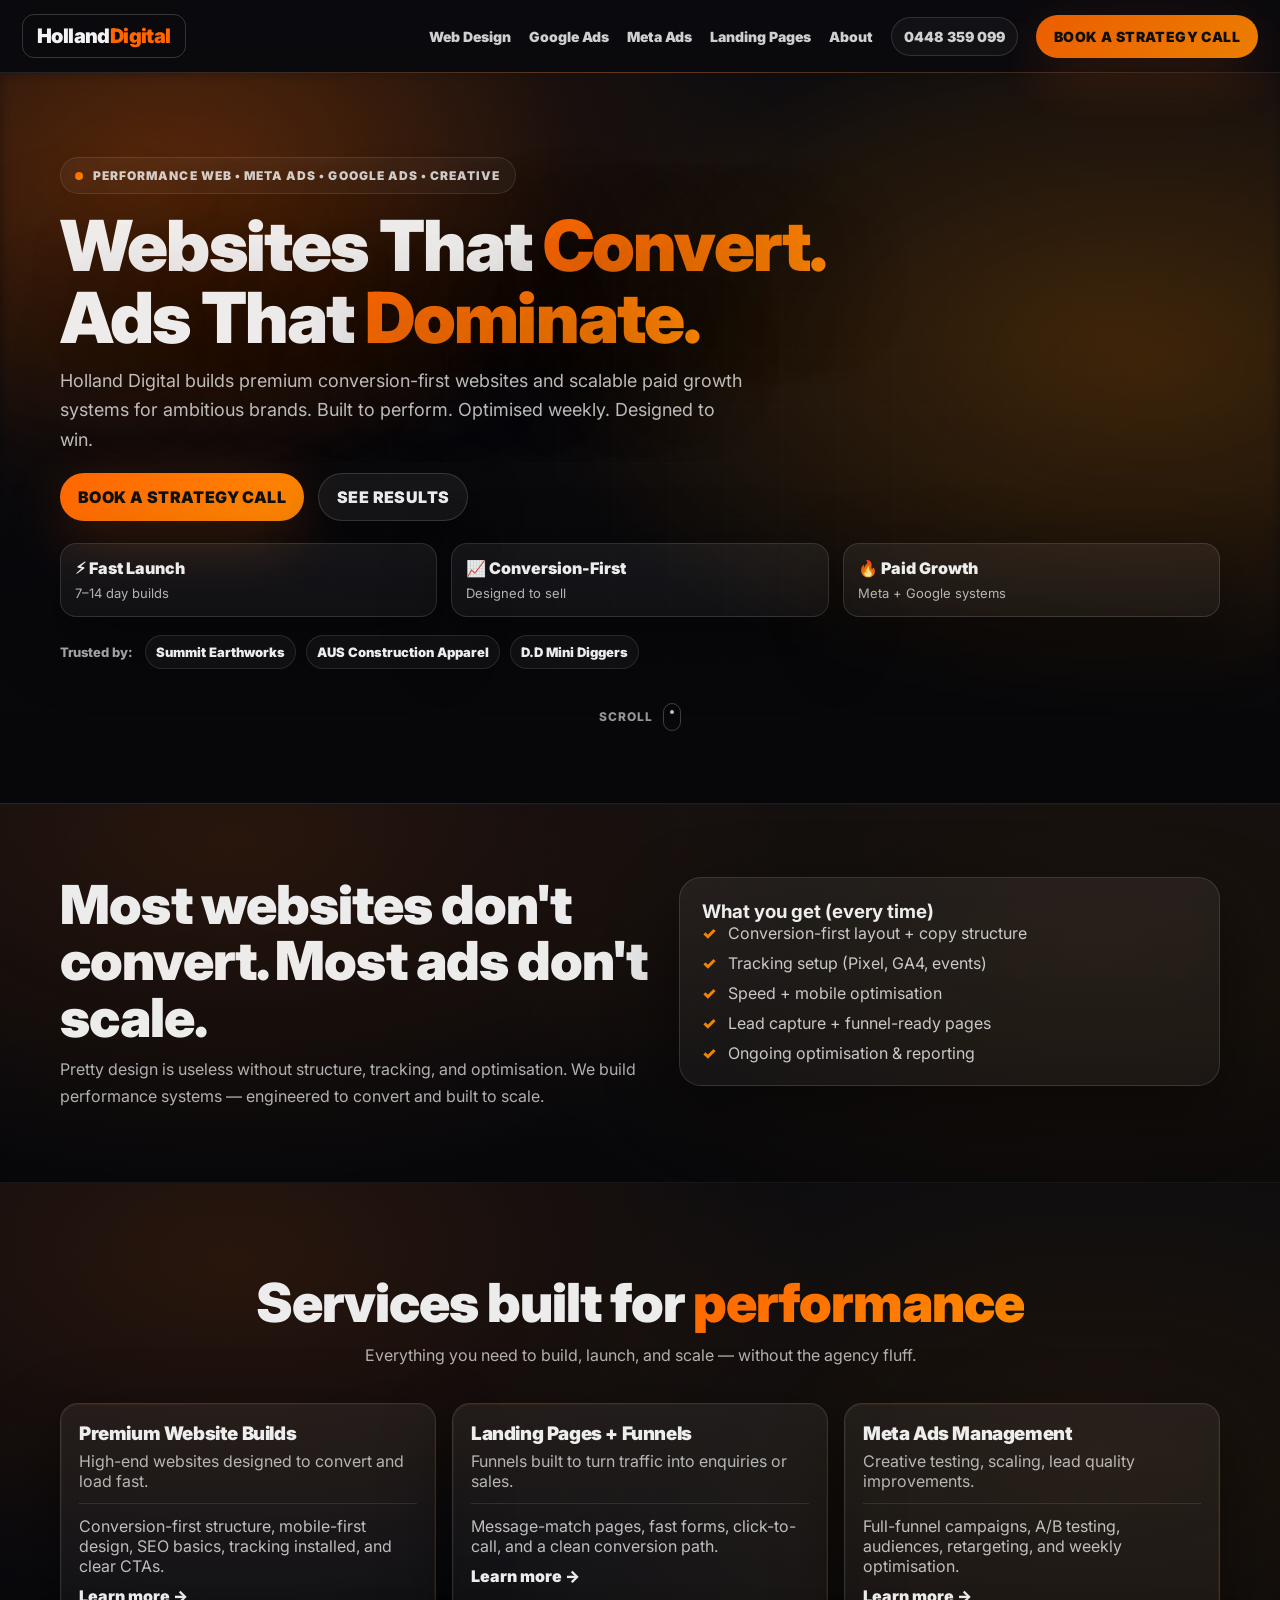
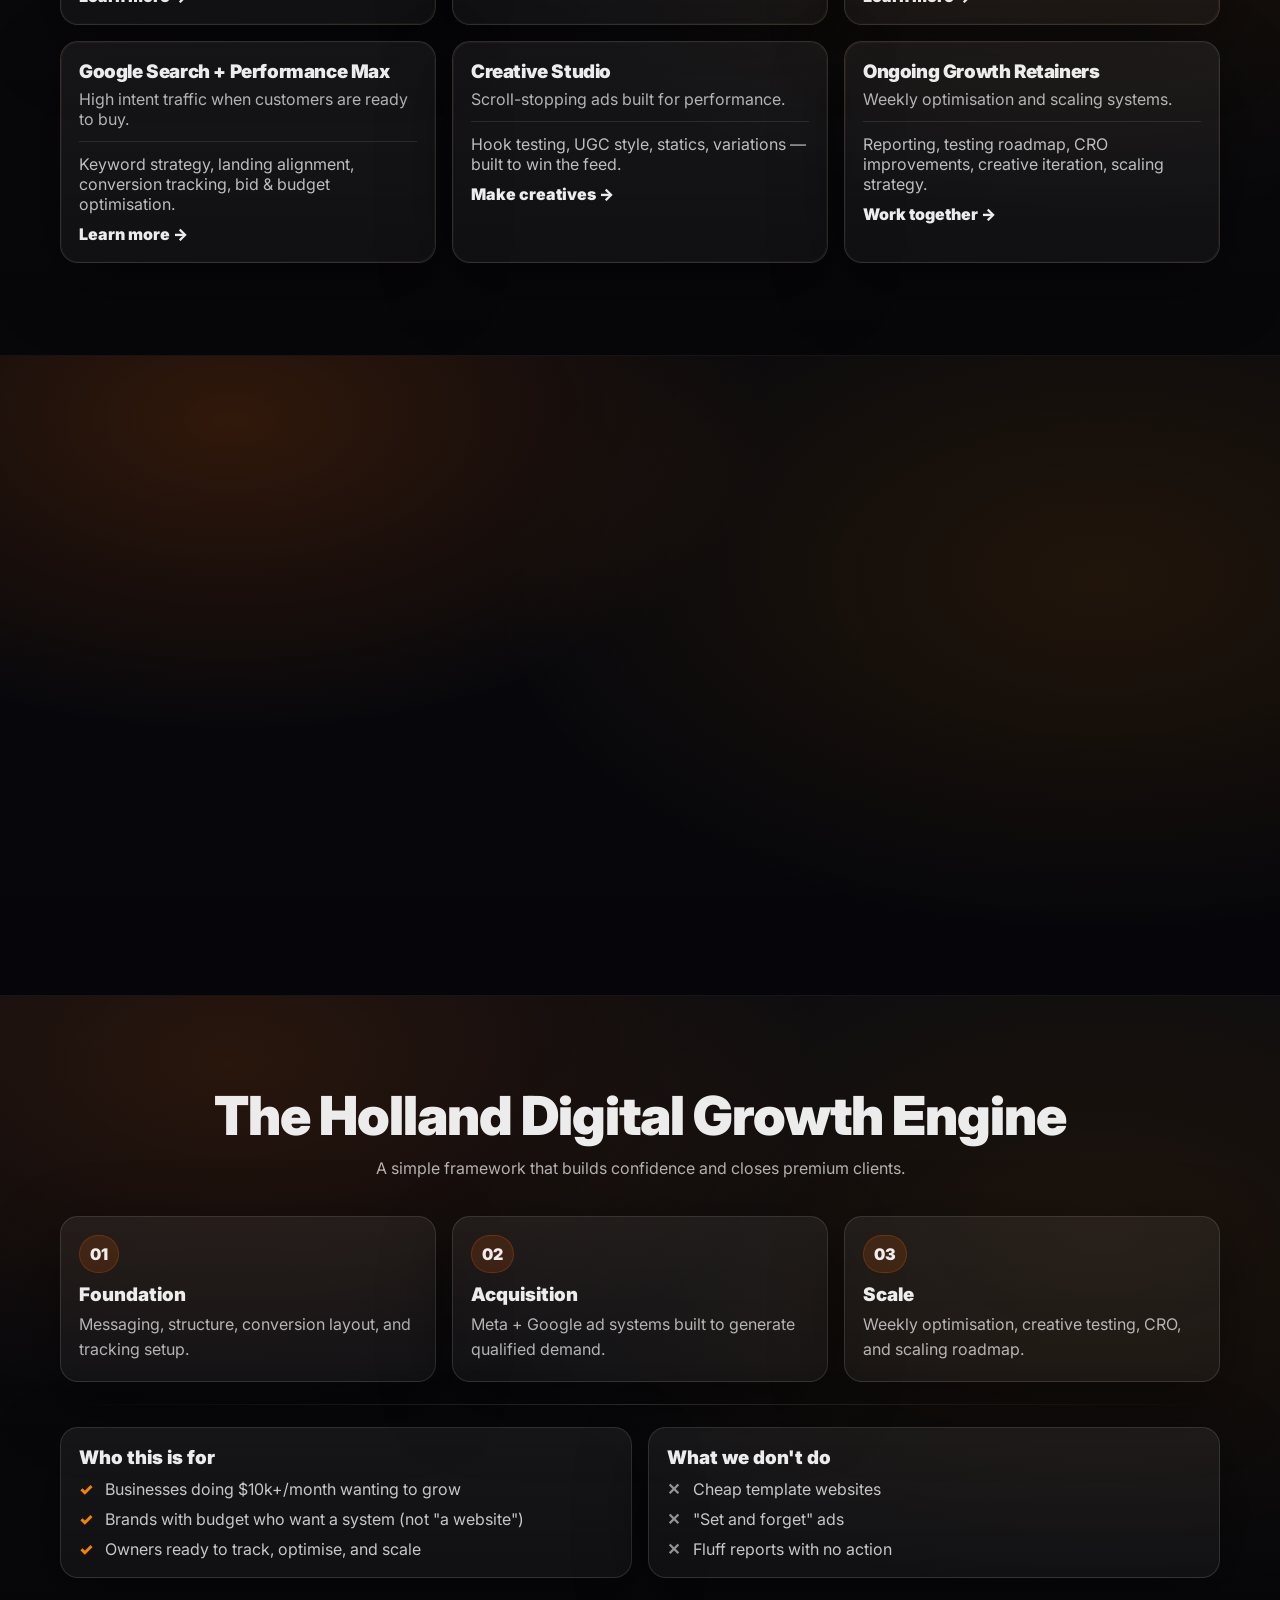
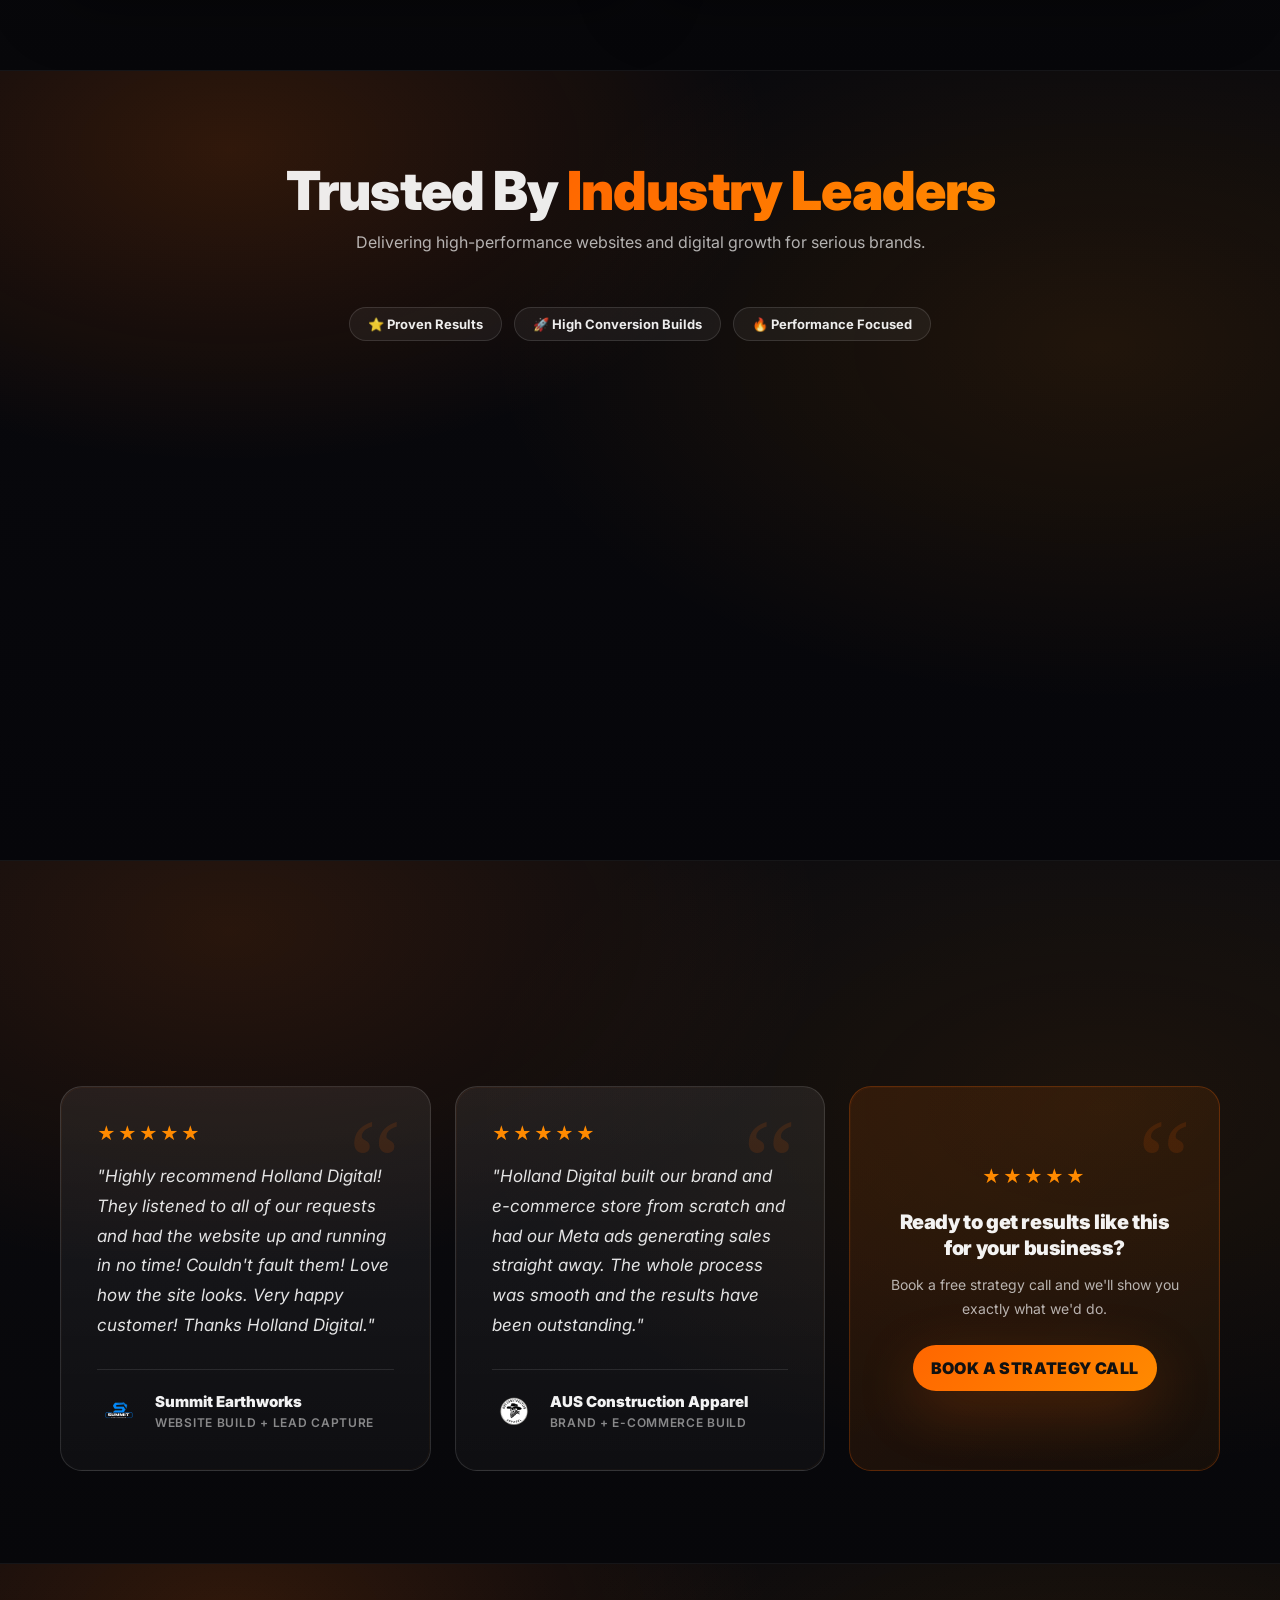
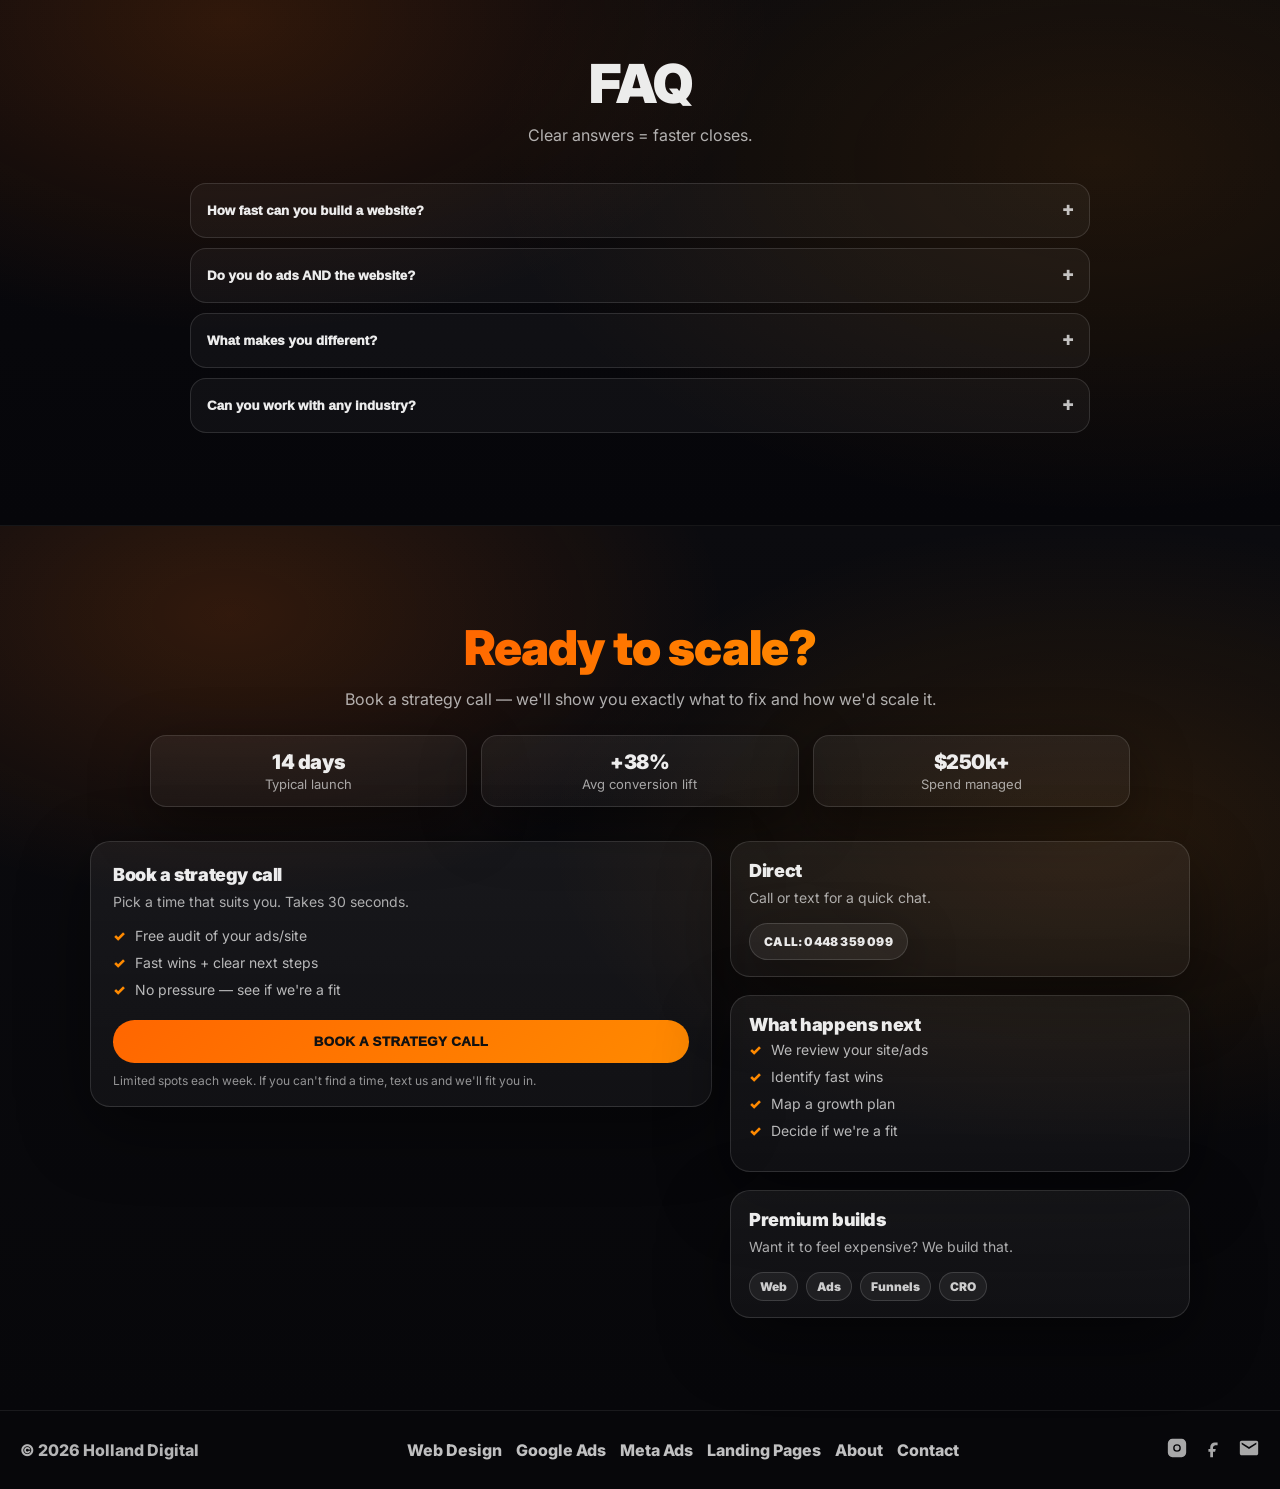
<file: index.html>
<!doctype html>
<html lang="en-AU">
<head>
  <meta charset="utf-8" />
  <meta name="viewport" content="width=device-width,initial-scale=1" />
  <meta name="theme-color" content="#0b0b0f" />
  <meta name="robots" content="index, follow, max-image-preview:large, max-snippet:-1, max-video-preview:-1" />
  <meta name="geo.region" content="AU-VIC" />
  <meta name="geo.placename" content="Melbourne" />

  <!-- Title Tag -->
  <title>Web Design &amp; Digital Marketing Agency Melbourne | Holland Digital</title>

  <!-- Meta Description -->
  <meta name="description" content="Holland Digital is a Melbourne web design and digital marketing agency. Conversion-first websites, Google Ads and Meta Ads for Australian businesses. Book a free strategy call.">

  <!-- Canonical -->
  <link rel="canonical" href="https://www.holland-digital.com/" />
  <link rel="alternate" hreflang="en-AU" href="https://www.holland-digital.com/" />

  <!-- Open Graph -->
  <meta property="og:title" content="Web Design &amp; Digital Marketing Agency Melbourne | Holland Digital">
  <meta property="og:description" content="Conversion-first websites, Google Ads and Meta Ads for Australian businesses. Melbourne-based, Australia-wide service.">
  <meta property="og:url" content="https://www.holland-digital.com/">
  <meta property="og:type" content="website">
  <meta property="og:site_name" content="Holland Digital">
  <meta property="og:locale" content="en_AU">
  <meta property="og:image" content="https://www.holland-digital.com/android-chrome-512x512.png">
  <meta property="og:image:alt" content="Holland Digital — Web Design and Digital Marketing Agency Melbourne">

  <!-- Twitter -->
  <meta name="twitter:card" content="summary_large_image">
  <meta name="twitter:title" content="Web Design &amp; Digital Marketing Agency Melbourne | Holland Digital">
  <meta name="twitter:description" content="Conversion-first websites, Google Ads and Meta Ads for Australian businesses.">
  <meta name="twitter:image" content="https://www.holland-digital.com/android-chrome-512x512.png">

  <!-- Favicon -->
  <link rel="icon" type="image/x-icon" href="/favicon.ico">
  <link rel="icon" type="image/png" sizes="32x32" href="/favicon-32x32.png">
  <link rel="icon" type="image/png" sizes="16x16" href="/favicon-16x16.png">
  <link rel="apple-touch-icon" sizes="180x180" href="/apple-touch-icon.png">
  <link rel="manifest" href="/site.webmanifest">
  <!-- Sitemap -->
  <link rel="sitemap" type="application/xml" href="/sitemap.xml">
  <link rel="preconnect" href="https://fonts.googleapis.com" />
  <link rel="preconnect" href="https://fonts.gstatic.com" crossorigin />
  <link href="https://fonts.googleapis.com/css2?family=Inter:wght@400;500;600;700;800;900;1000&display=swap" rel="stylesheet" />
  <link rel="stylesheet" href="style.css" />
  <link rel="stylesheet" href="https://assets.calendly.com/assets/external/widget.css" />
  <script type="application/ld+json">
  {
    "@context": "https://schema.org",
    "@graph": [
      {
        "@type": "WebSite",
        "@id": "https://www.holland-digital.com/#website",
        "url": "https://www.holland-digital.com/",
        "name": "Holland Digital",
        "description": "Melbourne web design and digital marketing agency — conversion-first websites, Google Ads and Meta Ads for Australian businesses.",
        "publisher": { "@id": "https://www.holland-digital.com/#organization" },
        "inLanguage": "en-AU"
      },
      {
        "@type": "ProfessionalService",
        "@id": "https://www.holland-digital.com/#organization",
        "name": "Holland Digital",
        "alternateName": "Holland Digital Melbourne",
        "url": "https://www.holland-digital.com",
        "logo": "https://www.holland-digital.com/android-chrome-512x512.png",
        "image": "https://www.holland-digital.com/android-chrome-512x512.png",
        "description": "Melbourne-based web design and digital marketing agency specialising in conversion-first websites, Google Ads and Meta Ads for Australian businesses.",
        "telephone": "+61448359099",
        "email": "jye@holland-digital.com",
        "founder": { "@type": "Person", "name": "Jye Holland" },
        "address": {
          "@type": "PostalAddress",
          "addressLocality": "Melbourne",
          "addressRegion": "VIC",
          "addressCountry": "AU"
        },
        "areaServed": { "@type": "Country", "name": "Australia" },
        "priceRange": "$$",
        "knowsAbout": [
          "Web Design",
          "Google Ads Management",
          "Meta Ads Management",
          "Facebook Advertising",
          "Instagram Advertising",
          "Landing Page Design",
          "Conversion Rate Optimisation",
          "Digital Marketing Australia"
        ],
        "hasOfferCatalog": {
          "@type": "OfferCatalog",
          "name": "Digital Marketing Services",
          "itemListElement": [
            { "@type": "Offer", "itemOffered": { "@type": "Service", "name": "Web Design Melbourne", "url": "https://www.holland-digital.com/web-design" } },
            { "@type": "Offer", "itemOffered": { "@type": "Service", "name": "Google Ads Management Australia", "url": "https://www.holland-digital.com/google-ads" } },
            { "@type": "Offer", "itemOffered": { "@type": "Service", "name": "Meta Ads Management Australia", "url": "https://www.holland-digital.com/meta-ads" } },
            { "@type": "Offer", "itemOffered": { "@type": "Service", "name": "Landing Page Design Australia", "url": "https://www.holland-digital.com/landing-pages" } }
          ]
        },
        "sameAs": [
          "https://www.instagram.com/hollanddigital_",
          "https://www.facebook.com/profile.php?id=61588367780540"
        ]
      },
      {
        "@type": "FAQPage",
        "@id": "https://www.holland-digital.com/#faq",
        "mainEntity": [
          {
            "@type": "Question",
            "name": "How fast can you build a website?",
            "acceptedAnswer": { "@type": "Answer", "text": "Most builds launch in 7–14 days depending on page count, content, and approvals." }
          },
          {
            "@type": "Question",
            "name": "Do you do ads AND the website?",
            "acceptedAnswer": { "@type": "Answer", "text": "Yes. We build the website or funnel and the paid acquisition system so everything is aligned and trackable." }
          },
          {
            "@type": "Question",
            "name": "What makes Holland Digital different?",
            "acceptedAnswer": { "@type": "Answer", "text": "We are performance-first: conversion structure, tracking, weekly optimisation, and a scaling roadmap — not just design." }
          },
          {
            "@type": "Question",
            "name": "Can you work with any industry?",
            "acceptedAnswer": { "@type": "Answer", "text": "Yes — if you have budget, offer clarity, and a desire to scale. We tailor the system to your market." }
          }
        ]
      }
    ]
  }
  </script>
</head>
<body class="theme-dark">

  <!-- NAV -->
  <nav class="nav">
    <a class="brand" href="#top" aria-label="Holland Digital Home">
      <span class="brand__box">Holland<span>Digital</span></span>
    </a>
    <div class="nav__links">
      <a href="/web-design">Web Design</a>
      <a href="/google-ads">Google Ads</a>
      <a href="/meta-ads">Meta Ads</a>
      <a href="/landing-pages">Landing Pages</a>
      <a href="/about">About</a>
      <a href="tel:0448359099" class="nav__phone">0448 359 099</a>
      <a href="#" class="cta js-calendly">BOOK A STRATEGY CALL</a>
    </div>
    <button class="nav__burger" aria-label="Open menu" aria-expanded="false">
      <span></span><span></span><span></span>
    </button>
  </nav>

  <!-- MOBILE MENU -->
  <div class="mobile" data-mobile>
    <div class="mobile__panel">
      <a href="/web-design">Web Design</a>
      <a href="/google-ads">Google Ads</a>
      <a href="/meta-ads">Meta Ads</a>
      <a href="/landing-pages">Landing Pages</a>
      <a href="#services">Services</a>
      <a href="#results">Results</a>
      <a href="#faq">FAQ</a>
      <a href="tel:0448359099">Call: 0448 359 099</a>
      <a href="#" class="cta js-calendly">BOOK A STRATEGY CALL</a>
    </div>
  </div>

  <main id="main">

  <!-- HERO -->
  <header id="top" class="hero">
    <div class="hero__bg"></div>
    <div class="hero__grid"></div>
    <div class="container hero__wrap">
      <div class="hero__left">
        <div class="pill reveal">
          <span class="dot"></span>
          PERFORMANCE WEB • META ADS • GOOGLE ADS • CREATIVE
        </div>
        <h1 class="reveal">
          Websites That <span class="accent">Convert.</span><br/>
          Ads That <span class="accent">Dominate.</span>
        </h1>
        <p class="reveal">
          Holland Digital builds premium conversion-first websites and scalable paid growth systems for ambitious brands.
          Built to perform. Optimised weekly. Designed to win.
        </p>
        <div class="hero__actions reveal">
          <a href="#" class="cta js-calendly">BOOK A STRATEGY CALL</a>
          <a class="btn btn--ghost" href="#results">SEE RESULTS</a>
        </div>
        <div class="proof reveal">
          <div class="proof__item">
            <strong>⚡ Fast Launch</strong>
            <span>7–14 day builds</span>
          </div>
          <div class="proof__item">
            <strong>📈 Conversion-First</strong>
            <span>Designed to sell</span>
          </div>
          <div class="proof__item">
            <strong>🔥 Paid Growth</strong>
            <span>Meta + Google systems</span>
          </div>
        </div>
        <div class="trust reveal">
          <span class="trust__label">Trusted by:</span>
          <div class="trust__row">
            <div class="trust__chip">Summit Earthworks</div>
            <div class="trust__chip">AUS Construction Apparel</div>
            <div class="trust__chip">D.D Mini Diggers</div>
          </div>
        </div>
      </div>
    </div>
    <div class="hero__scroll">
      <span>Scroll</span>
      <div class="hero__mouse"></div>
    </div>
  </header>

  <!-- CALLOUT -->
  <section class="section section--tight">
    <div class="container">
      <div class="split">
        <div class="split__left reveal">
          <h2 class="h2">Most websites don't convert. Most ads don't scale.</h2>
          <p class="muted">
            Pretty design is useless without structure, tracking, and optimisation.
            We build performance systems — engineered to convert and built to scale.
          </p>
        </div>
        <div class="split__right reveal">
          <div class="calloutCard">
            <h3>What you get (every time)</h3>
            <ul class="ticks">
              <li>Conversion-first layout + copy structure</li>
              <li>Tracking setup (Pixel, GA4, events)</li>
              <li>Speed + mobile optimisation</li>
              <li>Lead capture + funnel-ready pages</li>
              <li>Ongoing optimisation & reporting</li>
            </ul>
          </div>
        </div>
      </div>
    </div>
  </section>

  <!-- SERVICES -->
  <section id="services" class="section">
    <div class="container">
      <div class="sectionHead">
        <h2 class="h2 reveal">Services built for <span class="accent">performance</span></h2>
        <p class="muted reveal">Everything you need to build, launch, and scale — without the agency fluff.</p>
      </div>
      <div class="grid grid--3">
        <article class="card reveal">
          <div class="card__top">
            <h3>Premium Website Builds</h3>
            <p>High-end websites designed to convert and load fast.</p>
          </div>
          <div class="card__more">
            <p>Conversion-first structure, mobile-first design, SEO basics, tracking installed, and clear CTAs.</p>
            <a class="mini" href="/web-design">Learn more →</a>
          </div>
        </article>
        <article class="card reveal">
          <div class="card__top">
            <h3>Landing Pages + Funnels</h3>
            <p>Funnels built to turn traffic into enquiries or sales.</p>
          </div>
          <div class="card__more">
            <p>Message-match pages, fast forms, click-to-call, and a clean conversion path.</p>
            <a class="mini" href="/landing-pages">Learn more →</a>
          </div>
        </article>
        <article class="card reveal">
          <div class="card__top">
            <h3>Meta Ads Management</h3>
            <p>Creative testing, scaling, lead quality improvements.</p>
          </div>
          <div class="card__more">
            <p>Full-funnel campaigns, A/B testing, audiences, retargeting, and weekly optimisation.</p>
            <a class="mini" href="/meta-ads">Learn more →</a>
          </div>
        </article>
        <article class="card reveal">
          <div class="card__top">
            <h3>Google Search + Performance Max</h3>
            <p>High intent traffic when customers are ready to buy.</p>
          </div>
          <div class="card__more">
            <p>Keyword strategy, landing alignment, conversion tracking, bid & budget optimisation.</p>
            <a class="mini" href="/google-ads">Learn more →</a>
          </div>
        </article>
        <article class="card reveal">
          <div class="card__top">
            <h3>Creative Studio</h3>
            <p>Scroll-stopping ads built for performance.</p>
          </div>
          <div class="card__more">
            <p>Hook testing, UGC style, statics, variations — built to win the feed.</p>
            <a class="mini" href="#contact">Make creatives →</a>
          </div>
        </article>
        <article class="card reveal">
          <div class="card__top">
            <h3>Ongoing Growth Retainers</h3>
            <p>Weekly optimisation and scaling systems.</p>
          </div>
          <div class="card__more">
            <p>Reporting, testing roadmap, CRO improvements, creative iteration, scaling strategy.</p>
            <a class="mini" href="#contact">Work together →</a>
          </div>
        </article>
      </div>
    </div>
  </section>

  <!-- RESULTS -->
  <section id="results" class="section section--alt">
    <div class="container">
      <div class="sectionHead">
        <h2 class="h2 reveal">Performance speaks louder than claims.</h2>
        <p class="muted reveal">Real results for real Australian businesses.</p>
      </div>
      <div class="grid grid--3">
        <article class="case reveal">
          <div class="case__metric">+37%</div>
          <div class="case__title">More enquiries</div>
          <div class="case__body">Conversion rebuild + Meta lead funnel + tracking.</div>
          <div class="case__client">Summit Earthworks</div>
        </article>
        <article class="case reveal">
          <div class="case__metric">3.8x</div>
          <div class="case__title">ROAS</div>
          <div class="case__body">Creative testing + scaling winners + retargeting.</div>
          <div class="case__client">AUS Construction Apparel</div>
        </article>
        <article class="case reveal">
          <div class="case__metric">+64%</div>
          <div class="case__title">More leads/month</div>
          <div class="case__body">Website build + lead generation system + tracking setup.</div>
          <div class="case__client">D.D Mini Diggers</div>
        </article>
      </div>
      <div class="ctaStrip reveal">
        <div>
          <h3>Want results like this?</h3>
          <p class="muted">Let's map the fastest path to scale for your business.</p>
        </div>
        <a href="#" class="cta js-calendly">BOOK A STRATEGY CALL</a>
      </div>
    </div>
  </section>

  <!-- PROCESS -->
  <section id="process" class="section">
    <div class="container">
      <div class="sectionHead">
        <h2 class="h2 reveal">The Holland Digital Growth Engine</h2>
        <p class="muted reveal">A simple framework that builds confidence and closes premium clients.</p>
      </div>
      <div class="grid grid--3">
        <article class="step reveal">
          <div class="step__num">01</div>
          <h3>Foundation</h3>
          <p>Messaging, structure, conversion layout, and tracking setup.</p>
        </article>
        <article class="step reveal">
          <div class="step__num">02</div>
          <h3>Acquisition</h3>
          <p>Meta + Google ad systems built to generate qualified demand.</p>
        </article>
        <article class="step reveal">
          <div class="step__num">03</div>
          <h3>Scale</h3>
          <p>Weekly optimisation, creative testing, CRO, and scaling roadmap.</p>
        </article>
      </div>
      <div class="divider reveal"></div>
      <div class="grid grid--2">
        <div class="panel reveal">
          <h3>Who this is for</h3>
          <ul class="ticks">
            <li>Businesses doing $10k+/month wanting to grow</li>
            <li>Brands with budget who want a system (not "a website")</li>
            <li>Owners ready to track, optimise, and scale</li>
          </ul>
        </div>
        <div class="panel reveal">
          <h3>What we don't do</h3>
          <ul class="ticks ticks--x">
            <li>Cheap template websites</li>
            <li>"Set and forget" ads</li>
            <li>Fluff reports with no action</li>
          </ul>
        </div>
      </div>
    </div>
  </section>

  <!-- TRUSTED / CLIENTS -->
  <section id="trusted" class="section section-clients reveal">
    <div class="container">
      <h2 class="h2 reveal">Trusted By <span class="accent">Industry Leaders</span></h2>
      <p class="section-subtitle muted reveal">
        Delivering high-performance websites and digital growth for serious brands.
      </p>
      <div class="trust-badge">
        <span>⭐ Proven Results</span>
        <span>🚀 High Conversion Builds</span>
        <span>🔥 Performance Focused</span>
      </div>
      <div class="clients-grid">
        <div class="client-card reveal">
          <div class="client-img-wrap"><img src="assets/summit-earthworks-logo.png" alt="Summit Earthworks client logo — website build and lead capture by Holland Digital" loading="lazy" width="120" height="60" onerror="this.parentElement.innerHTML='<div class=client-placeholder>Summit Earthworks</div>'"></div>
          <div class="client-meta">
            <strong>Summit Earthworks</strong>
            <span>Website Build + Lead Capture</span>
          </div>
          <div class="client-stats">
            <div class="stat-chip">
              <small>Conversion Rate</small>
              <b>+38%</b>
            </div>
            <div class="stat-chip">
              <small>Leads / Month</small>
              <b>+64%</b>
            </div>
            <div class="stat-chip">
              <small>Load Speed</small>
              <b>1.2s</b>
            </div>
          </div>
        </div>
        <div class="client-card reveal">
          <div class="client-img-wrap"><img src="assets/aus-construction-apparel-logo.png" alt="AUS Construction Apparel client logo — e-commerce and Meta ads by Holland Digital" loading="lazy" width="120" height="60" onerror="this.parentElement.innerHTML='<div class=client-placeholder>AUS Construction Apparel</div>'"></div>
          <div class="client-meta">
            <strong>AUS Construction Apparel</strong>
            <span>Brand + E-commerce Build</span>
          </div>
          <div class="client-stats">
            <div class="stat-chip">
              <small>ROAS</small>
              <b>3.9×</b>
            </div>
            <div class="stat-chip">
              <small>Sales / Month</small>
              <b>+41%</b>
            </div>
            <div class="stat-chip">
              <small>Cart Rate</small>
              <b>+22%</b>
            </div>
          </div>
        </div>
        <div class="client-card reveal">
          <div class="client-img-wrap"><img src="assets/dd-mini-diggers-logo.png" alt="D.D Mini Diggers client logo — website build and lead generation by Holland Digital" loading="lazy" width="120" height="60" onerror="this.parentElement.innerHTML='<div class=client-placeholder>D.D Mini Diggers</div>'"></div>
          <div class="client-meta">
            <strong>D.D Mini Diggers</strong>
            <span>Website Build + Lead Generation</span>
          </div>
          <div class="client-stats">
            <div class="stat-chip">
              <small>Leads / Month</small>
              <b>+64%</b>
            </div>
            <div class="stat-chip">
              <small>Load Speed</small>
              <b>1.4s</b>
            </div>
            <div class="stat-chip">
              <small>Mobile Score</small>
              <b>95+</b>
            </div>
          </div>
        </div>
      </div>
    </div>
  </section>

  <!-- TESTIMONIALS -->
  <section id="testimonials" class="section">
    <div class="container">
      <div class="sectionHead">
        <h2 class="h2 reveal">What Our <span class="accent">Clients Say</span></h2>
        <p class="muted reveal">Don't take our word for it — here's what real clients have to say.</p>
      </div>
      <div class="testimonials-grid testimonials-grid--3">
        <div class="testimonial-card reveal">
          <div class="testimonial-stars">★★★★★</div>
          <p class="testimonial-quote">"Highly recommend Holland Digital! They listened to all of our requests and had the website up and running in no time! Couldn't fault them! Love how the site looks. Very happy customer! Thanks Holland Digital."</p>
          <div class="testimonial-author">
            <img src="assets/summit-earthworks-logo.png" alt="Summit Earthworks" class="testimonial-logo">
            <div class="testimonial-meta">
              <strong>Summit Earthworks</strong>
              <span>Website Build + Lead Capture</span>
            </div>
          </div>
        </div>
        <div class="testimonial-card reveal">
          <div class="testimonial-stars">★★★★★</div>
          <p class="testimonial-quote">"Holland Digital built our brand and e-commerce store from scratch and had our Meta ads generating sales straight away. The whole process was smooth and the results have been outstanding."</p>
          <div class="testimonial-author">
            <img src="assets/aus-construction-apparel-logo.png" alt="AUS Construction Apparel" class="testimonial-logo">
            <div class="testimonial-meta">
              <strong>AUS Construction Apparel</strong>
              <span>Brand + E-commerce Build</span>
            </div>
          </div>
        </div>
        <div class="testimonial-card reveal testimonial-card--cta">
          <div class="testimonial-cta-inner">
            <div class="testimonial-stars">★★★★★</div>
            <p class="testimonial-cta-text">Ready to get results like this for your business?</p>
            <p class="muted" style="font-size:14px; margin-top: 8px;">Book a free strategy call and we'll show you exactly what we'd do.</p>
            <a href="#" class="cta js-calendly" style="margin-top: 20px;">BOOK A STRATEGY CALL</a>
          </div>
        </div>
      </div>
    </div>
  </section>

  <!-- FAQ -->
  <section id="faq" class="section section--alt">
    <div class="container">
      <div class="sectionHead">
        <h2 class="h2 reveal">FAQ</h2>
        <p class="muted reveal">Clear answers = faster closes.</p>
      </div>
      <div class="faq">
        <button class="faq__q reveal" aria-expanded="false">
          <span>How fast can you build a website?</span>
          <span class="faq__icon">+</span>
        </button>
        <div class="faq__a">
          Most builds launch in 7–14 days depending on page count, content, and approvals.
        </div>
        <button class="faq__q reveal" aria-expanded="false">
          <span>Do you do ads AND the website?</span>
          <span class="faq__icon">+</span>
        </button>
        <div class="faq__a">
          Yes. We build the website/funnel and the paid acquisition system so everything is aligned and trackable.
        </div>
        <button class="faq__q reveal" aria-expanded="false">
          <span>What makes you different?</span>
          <span class="faq__icon">+</span>
        </button>
        <div class="faq__a">
          We're performance-first. You get conversion structure, tracking, weekly optimisation, and a scaling roadmap — not just design.
        </div>
        <button class="faq__q reveal" aria-expanded="false">
          <span>Can you work with any industry?</span>
          <span class="faq__icon">+</span>
        </button>
        <div class="faq__a">
          Yes — if you have budget, offer clarity, and a desire to scale. We tailor the system to your market.
        </div>
      </div>
    </div>
  </section>

  <!-- CONTACT -->
  <section id="contact" class="section section-dark section-contact">
    <div class="container">
      <h2 class="cta-title reveal"><span class="accent">Ready to scale?</span></h2>
      <p class="section-subtitle reveal">Book a strategy call — we'll show you exactly what to fix and how we'd scale it.</p>
      <div class="mini-stats reveal">
        <div class="mini-stat">
          <div class="mini-num">14 days</div>
          <div class="mini-label">Typical launch</div>
        </div>
        <div class="mini-stat">
          <div class="mini-num">+38%</div>
          <div class="mini-label">Avg conversion lift</div>
        </div>
        <div class="mini-stat">
          <div class="mini-num">$250k+</div>
          <div class="mini-label">Spend managed</div>
        </div>
      </div>
      <div class="contact-grid">
        <div class="contact-card contact-card--primary reveal">
          <h3>Book a strategy call</h3>
          <p class="muted">Pick a time that suits you. Takes 30 seconds.</p>
          <ul class="ticklist">
            <li>Free audit of your ads/site</li>
            <li>Fast wins + clear next steps</li>
            <li>No pressure — see if we're a fit</li>
          </ul>
          <button class="btn primary btn-calendly js-calendly" type="button">
            BOOK A STRATEGY CALL
          </button>
          <div class="tiny tiny-dark">
            Limited spots each week. If you can't find a time, text us and we'll fit you in.
          </div>
        </div>
        <div class="contact-side reveal">
          <div class="contact-card">
            <h3>Direct</h3>
            <p class="muted">Call or text for a quick chat.</p>
            <a class="pill" href="tel:0448359099">CALL: 0448 359 099</a>
          </div>
          <div class="contact-card">
            <h3>What happens next</h3>
            <ul class="ticklist">
              <li>We review your site/ads</li>
              <li>Identify fast wins</li>
              <li>Map a growth plan</li>
              <li>Decide if we're a fit</li>
            </ul>
          </div>
          <div class="contact-card">
            <h3>Premium builds</h3>
            <p class="muted">Want it to feel expensive? We build that.</p>
            <div class="chips">
              <span class="chip">Web</span>
              <span class="chip">Ads</span>
              <span class="chip">Funnels</span>
              <span class="chip">CRO</span>
            </div>
          </div>
        </div>
      </div>
    </div>
  </section>

  </main>

  <!-- FOOTER -->
  <footer class="footer">
    <div class="footer-left">
      © <span id="y"></span> Holland Digital
    </div>
    <div class="footlinks">
      <a href="/web-design">Web Design</a>
      <a href="/google-ads">Google Ads</a>
      <a href="/meta-ads">Meta Ads</a>
      <a href="/landing-pages">Landing Pages</a>
      <a href="/about">About</a>
      <a href="#contact">Contact</a>
    </div>
    <div class="socials">
      <a href="https://www.instagram.com/hollanddigital_?igsh=MTB1NHE2cHNudWk3Zg%3D%3D" target="_blank" rel="noopener noreferrer" aria-label="Instagram">
        <svg viewBox="0 0 24 24" class="social-icon">
          <path d="M7 2h10a5 5 0 015 5v10a5 5 0 01-5 5H7a5 5 0 01-5-5V7a5 5 0 015-5zm5 5.8A4.2 4.2 0 1016.2 12 4.2 4.2 0 0012 7.8zm0 6.9A2.7 2.7 0 1114.7 12 2.7 2.7 0 0112 14.7zm4.5-7.6a1 1 0 11-1-1 1 1 0 011 1z"/>
        </svg>
      </a>
      <a href="https://www.facebook.com/profile.php?id=61588367780540" target="_blank" rel="noopener noreferrer" aria-label="Facebook">
        <svg viewBox="0 0 24 24" class="social-icon">
          <path d="M14 9h3V6h-3c-2.8 0-5 2.2-5 5v2H7v3h2v6h3v-6h2.3l.7-3H12v-2c0-.6.4-1 1-1z"/>
        </svg>
      </a>
      <a href="mailto:jye@holland-digital.com" aria-label="Email">
        <svg viewBox="0 0 24 24" class="social-icon">
          <path d="M20 4H4c-1.1 0-2 .9-2 2v12c0 1.1.9 2 2 2h16c1.1 0 2-.9 2-2V6c0-1.1-.9-2-2-2zm0 4l-8 5-8-5V6l8 5 8-5v2z"/>
        </svg>
      </a>
    </div>
  </footer>

  <div class="hd-modal" id="calModal" aria-hidden="true">
    <div class="hd-modal__backdrop" data-close></div>
    <div class="hd-modal__panel" role="dialog" aria-modal="true" aria-labelledby="calTitle">
      <div class="hd-modal__top">
        <div class="hd-modal__titleWrap">
          <div class="hd-modal__kicker">FREE CONSULTATION</div>
          <div class="hd-modal__title" id="calTitle">Book a 30-Min Strategy Call</div>
        </div>
        <button class="hd-modal__close" type="button" aria-label="Close modal" data-close>✕</button>
      </div>
      <div class="hd-modal__body">
        <div class="calendly-inline-widget" data-url="https://calendly.com/holland-digital-ywaf/30min" style="min-width:320px;height:720px;"></div>
      </div>
    </div>
  </div>

  <script src="script.js"></script>
</body>
</html>
</file>
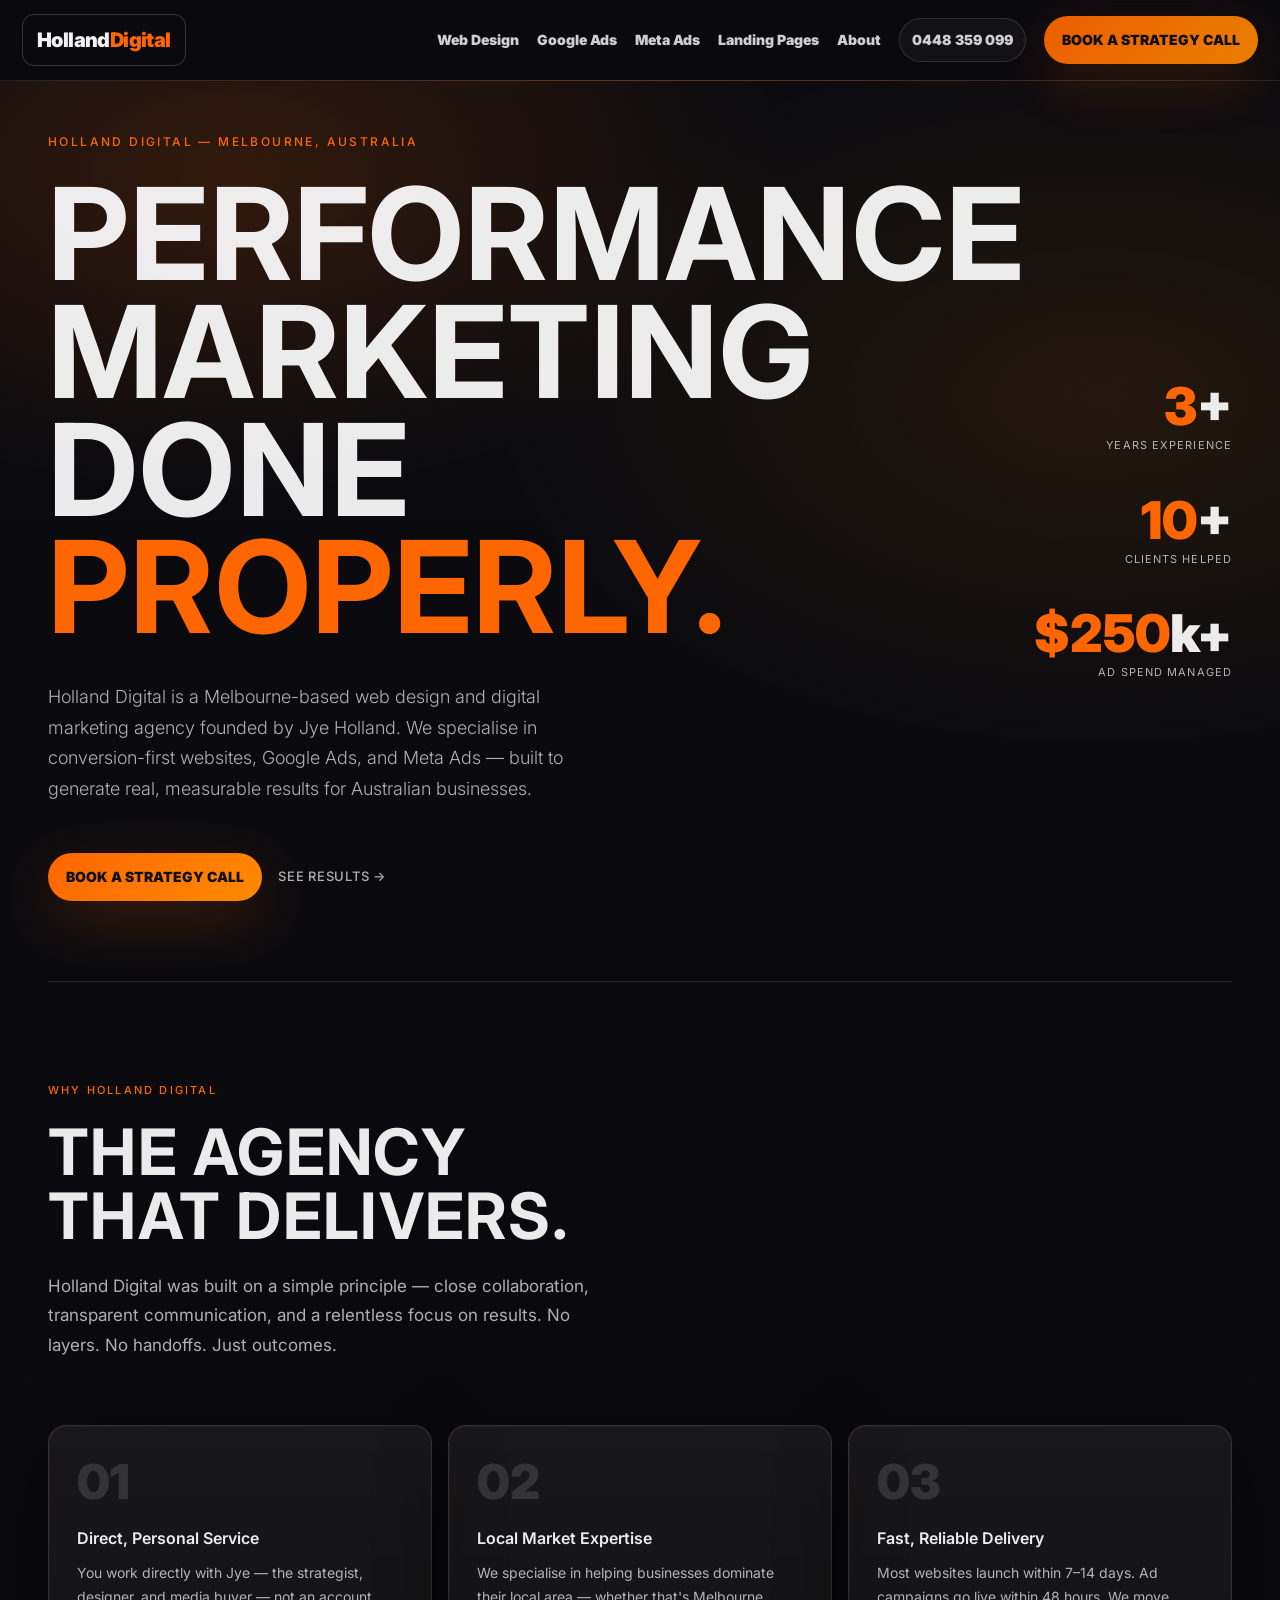
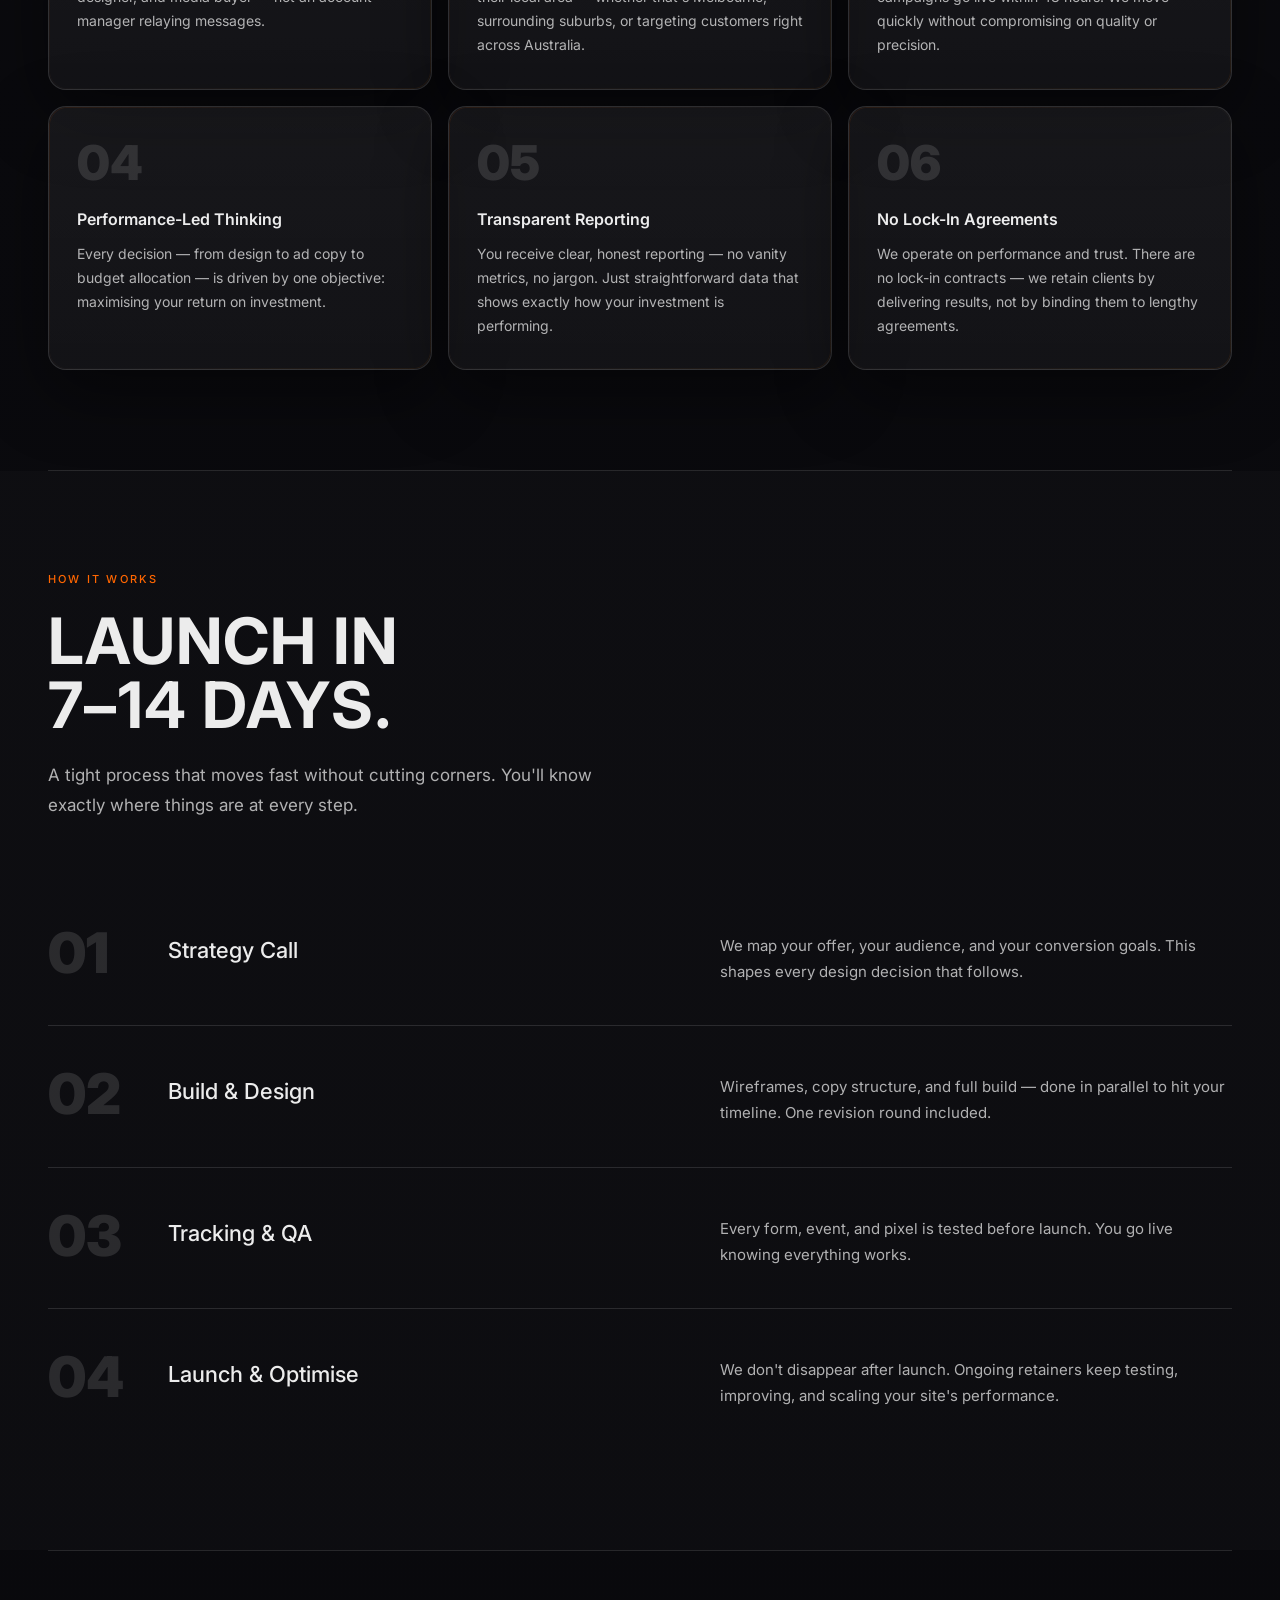
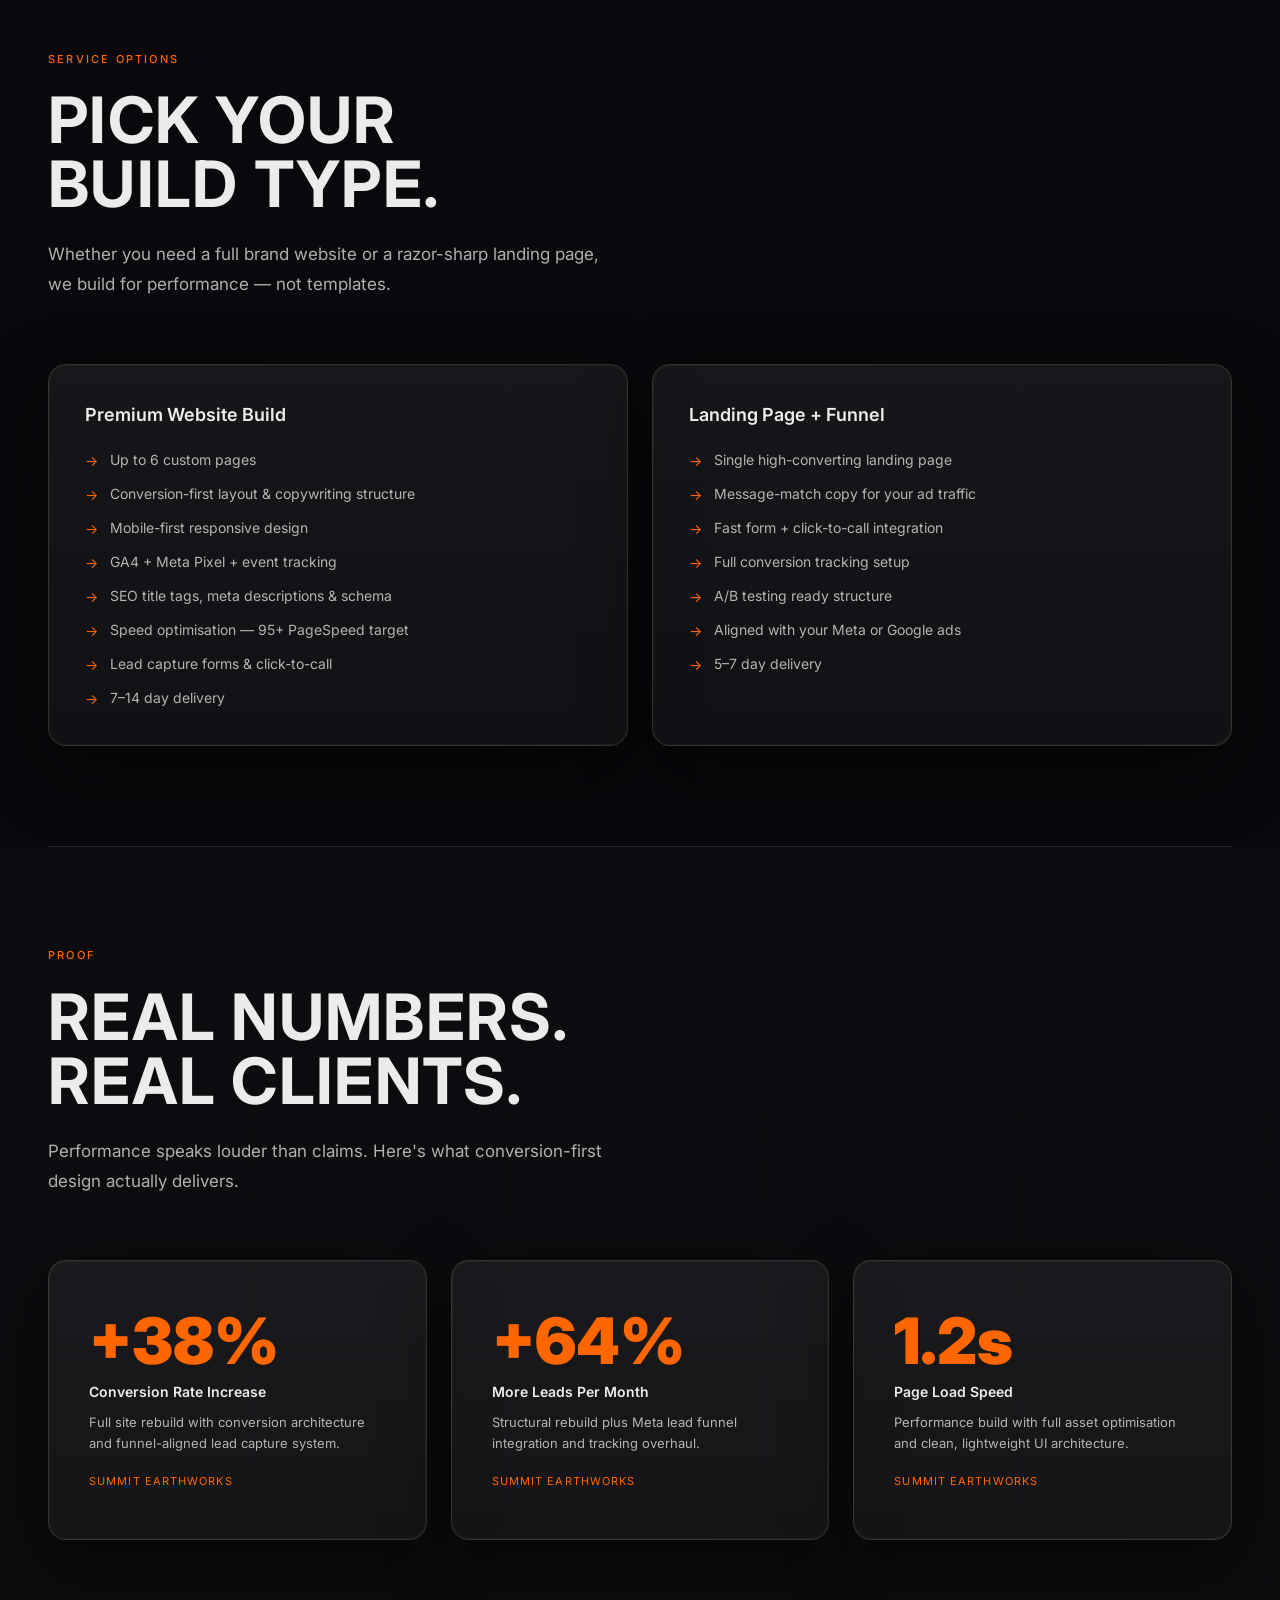
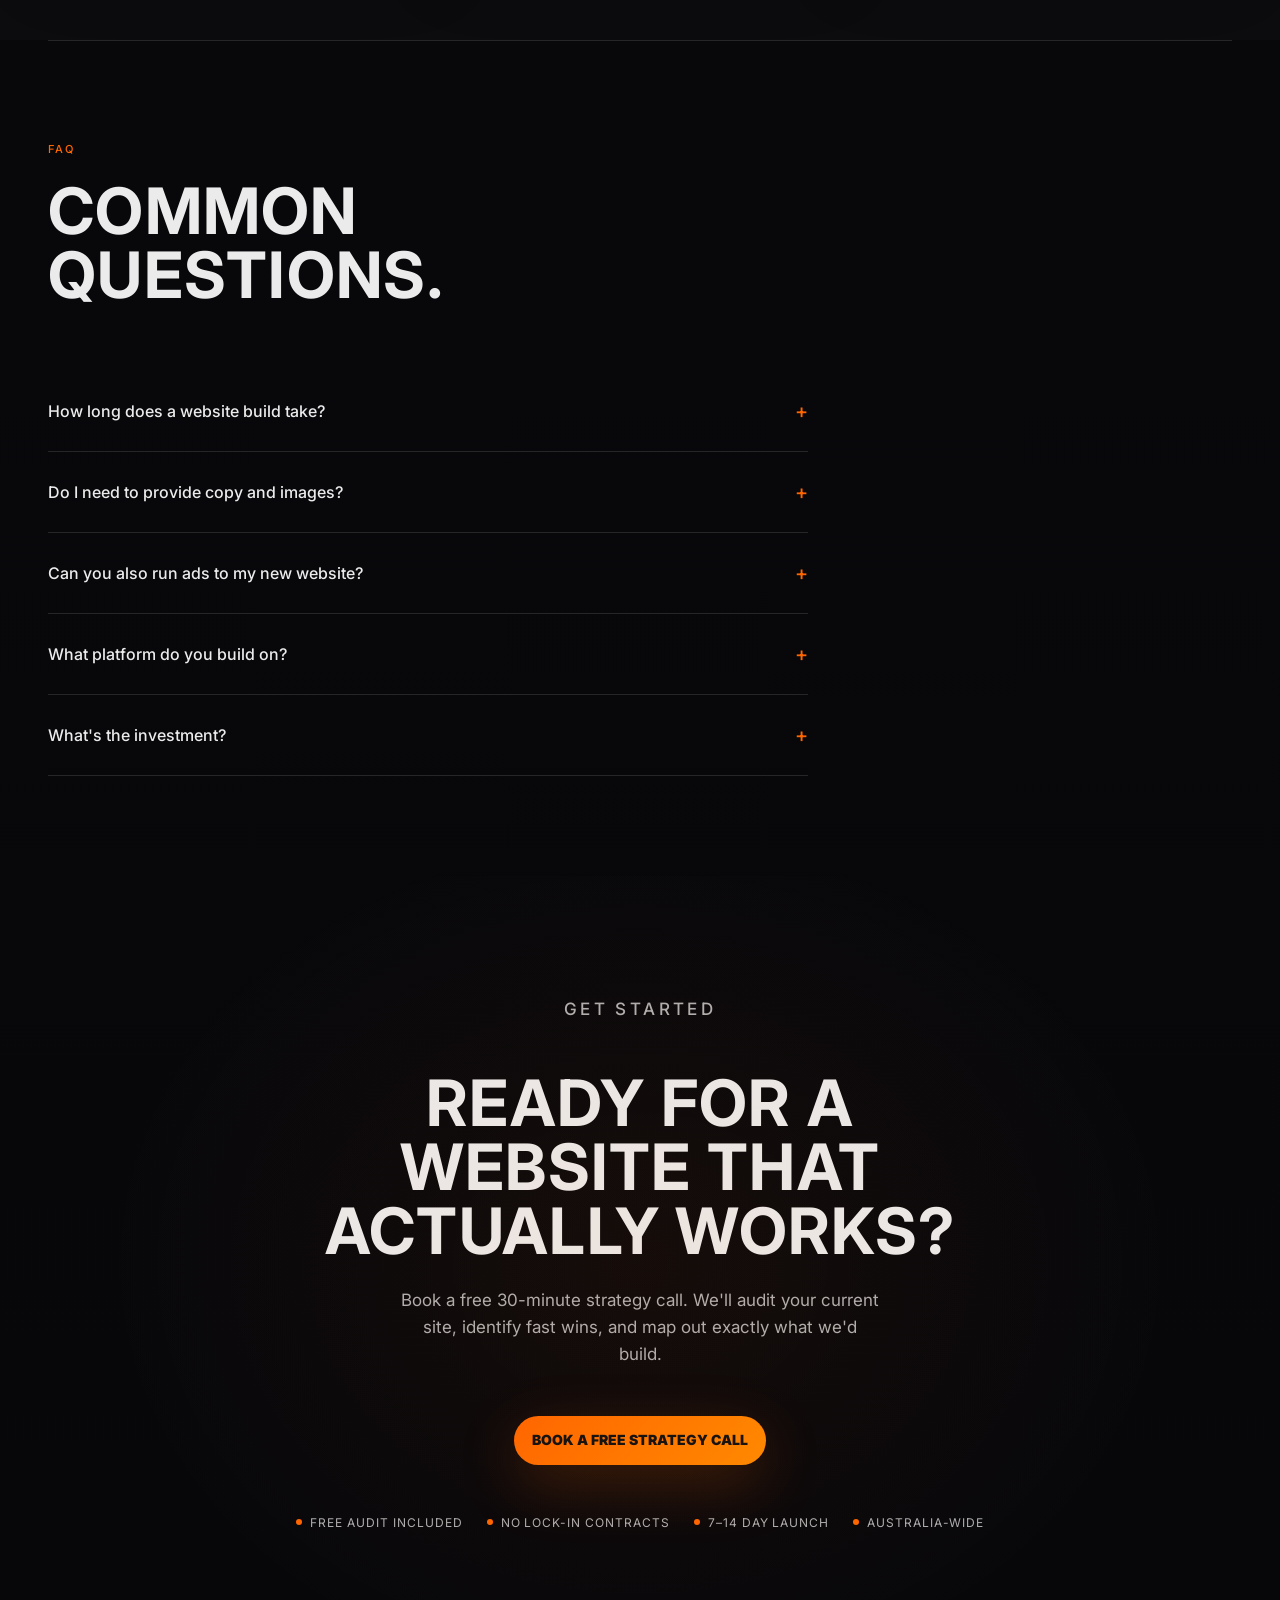
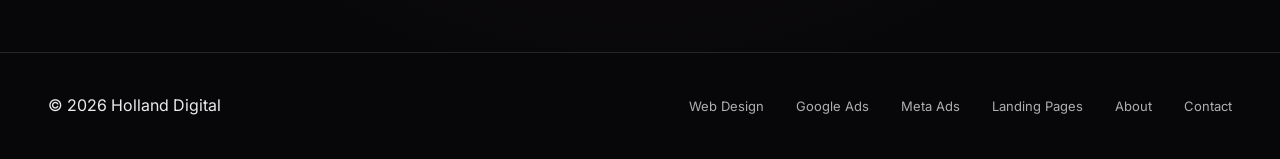
<file: about/index.html>
<!DOCTYPE html>
<html lang="en-AU">
<head>
  <meta charset="UTF-8">
  <meta name="viewport" content="width=device-width, initial-scale=1.0">

  <!-- SEO Title & Meta -->
  <title>About Holland Digital | Melbourne Marketing Agency</title>
  <meta name="description" content="Holland Digital is a Melbourne-based web design and digital marketing agency helping Australian businesses get real, measurable results online.">

  <!-- Open Graph -->
  <meta property="og:title" content="About Holland Digital | Melbourne Marketing Agency">
  <meta property="og:description" content="Melbourne-based web design and digital marketing agency delivering real results for Australian businesses.">
  <meta property="og:url" content="https://www.holland-digital.com/about">
  <meta property="og:type" content="website">

  <!-- Canonical -->
  <link rel="canonical" href="https://www.holland-digital.com/about">
  <meta name="robots" content="index, follow, max-image-preview:large, max-snippet:-1, max-video-preview:-1">
  <meta name="geo.region" content="AU-VIC">
  <meta name="geo.placename" content="Melbourne">
  <link rel="alternate" hreflang="en-AU" href="https://www.holland-digital.com/about">
  <meta property="og:site_name" content="Holland Digital">
  <meta property="og:locale" content="en_AU">
  <meta property="og:image" content="https://www.holland-digital.com/android-chrome-512x512.png">
  <meta property="og:image:alt" content="Holland Digital — About">
  <meta name="twitter:card" content="summary_large_image">
  <meta name="twitter:title" content="About Holland Digital | Melbourne Marketing Agency">
  <meta name="twitter:description" content="Melbourne-based web design and digital marketing agency helping Australian businesses get real, measurable results online.">
  <meta name="twitter:image" content="https://www.holland-digital.com/android-chrome-512x512.png">

  <!-- Favicon -->
  <link rel="icon" type="image/x-icon" href="/favicon.ico">
  <link rel="apple-touch-icon" sizes="180x180" href="/apple-touch-icon.png">
  <link rel="icon" type="image/png" sizes="32x32" href="/favicon-32x32.png">
  <link rel="icon" type="image/png" sizes="16x16" href="/favicon-16x16.png">
  <link rel="sitemap" type="application/xml" href="/sitemap.xml">
  <meta name="theme-color" content="#0b0b0f">

  <link rel="preconnect" href="https://fonts.googleapis.com">
  <link rel="preconnect" href="https://fonts.gstatic.com" crossorigin>
  <link href="https://fonts.googleapis.com/css2?family=Inter:wght@300;400;500;600;700;900&display=swap" rel="stylesheet">
  <link rel="stylesheet" href="https://assets.calendly.com/assets/external/widget.css" />

  <style>
    *, *::before, *::after { box-sizing: border-box; margin: 0; padding: 0; }

    :root {
      --bg: #0b0b0f;
      --bg2: #07070a;
      --text: rgba(255,255,255,.92);
      --muted: rgba(255,255,255,.68);
      --orange: #ff6600;
      --orange2: #ff8a00;
      --border: rgba(255,255,255,.12);
      --surface: rgba(255,255,255,.06);
      --surface2: rgba(255,255,255,.04);
      --radius: 18px;
      --shadow: 0 22px 70px rgba(0,0,0,.45);
      --shadowH: 0 34px 110px rgba(0,0,0,.60);
    }

    html { scroll-behavior: smooth; }

    body {
      background: linear-gradient(180deg, var(--bg), var(--bg2));
      color: var(--text);
      font-family: Inter, system-ui, -apple-system, "Segoe UI", Roboto, Arial, sans-serif;
      font-weight: 400;
      line-height: 1.6;
      overflow-x: hidden;
      -webkit-font-smoothing: antialiased;
      min-height: 100vh;
    }

    /* NAV */
    nav {
      position: sticky;
      top: 0;
      z-index: 999;
      width: 100%;
      display: flex;
      align-items: center;
      justify-content: space-between;
      padding: 14px 22px;
      background: rgba(10,10,14,0.72);
      backdrop-filter: blur(14px);
      border-bottom: 1px solid rgba(255,255,255,0.1);
    }

    nav::after {
      content: "";
      position: absolute;
      left: 0; right: 0; bottom: -1px;
      height: 1px;
      background: linear-gradient(90deg, transparent, rgba(255,102,0,0.55), transparent);
      opacity: 0.55;
      pointer-events: none;
    }

    .nav-logo { text-decoration: none; }

    .brand__box {
      display: inline-flex;
      align-items: center;
      font-weight: 1000;
      letter-spacing: -0.6px;
      font-size: 20px;
      color: rgba(255,255,255,0.95);
      border: 1px solid rgba(255,255,255,0.18);
      border-radius: 12px;
      padding: 9px 14px;
    }

    .brand__box span { color: var(--orange); }

    .nav__links {
      display: flex;
      align-items: center;
      gap: 18px;
    }

    .nav__links a {
      font-weight: 900;
      font-size: 14px;
      color: rgba(255,255,255,.88);
      text-decoration: none;
      opacity: .92;
      transition: transform .15s ease, opacity .15s ease;
    }

    .nav__links a:hover { transform: translateY(-1px); opacity: 1; }

    .nav__phone {
      padding: 10px 12px;
      border-radius: 999px;
      border: 1px solid rgba(255,255,255,0.14);
      background: rgba(255,255,255,0.04);
      font-weight: 900;
      font-size: 14px;
      color: rgba(255,255,255,0.88);
    }

    .nav__burger {
      display: none;
      background: transparent;
      border: 0;
      cursor: pointer;
      padding: 4px;
    }

    .nav__burger span {
      display: block;
      width: 24px;
      height: 2px;
      background: rgba(255,255,255,0.85);
      margin: 5px 0;
      border-radius: 2px;
    }

    /* MOBILE MENU */
    .mobile {
      display: none;
      position: fixed;
      inset: 0;
      z-index: 998;
      background: rgba(7,7,10,0.97);
      backdrop-filter: blur(16px);
    }
    .mobile.is-open { display: block; }
    .mobile__panel {
      display: flex;
      flex-direction: column;
      align-items: center;
      justify-content: center;
      height: 100%;
      gap: 28px;
    }
    .mobile__panel a {
      color: var(--text);
      font-size: 22px;
      font-weight: 800;
      text-decoration: none;
    }
    .mobile__panel a.cta {
      background: linear-gradient(135deg, var(--orange), var(--orange2));
      color: #111 !important;
      padding: 14px 32px;
      border-radius: 999px;
      font-size: 15px;
    }

    /* BUTTONS */
    .cta {
      display: inline-flex;
      align-items: center;
      justify-content: center;
      gap: 10px;
      padding: 13px 18px;
      border-radius: 999px;
      font-weight: 900;
      font-size: 14px;
      text-decoration: none;
      transition: transform 0.16s, box-shadow 0.16s;
      background: linear-gradient(135deg, var(--orange), var(--orange2));
      border: 0;
      box-shadow: rgba(255,102,0,0.22) 0px 18px 60px;
      color: #111 !important;
      cursor: pointer;
      font-family: Inter, system-ui, sans-serif;
    }
    .cta:hover { transform: translateY(-2px); box-shadow: rgba(255,102,0,0.3) 0px 24px 72px; }

    .btn-ghost {
      display: inline-flex;
      align-items: center;
      gap: 8px;
      color: var(--muted);
      font-size: 13px;
      font-weight: 500;
      letter-spacing: 0.06em;
      text-decoration: none;
      transition: color 0.2s;
    }
    .btn-ghost:hover { color: var(--text); }

    /* HERO */
    .hero {
      min-height: 100vh;
      display: flex;
      flex-direction: column;
      justify-content: flex-end;
      padding: 0 48px 80px;
      position: relative;
      overflow: hidden;
    }

    .hero-bg {
      position: absolute;
      inset: 0;
      background:
        radial-gradient(900px 520px at 18% 10%, rgba(255,102,0,0.16), transparent 62%),
        radial-gradient(900px 520px at 86% 35%, rgba(255,138,0,0.10), transparent 68%);
      pointer-events: none;
    }

    .hero-eyebrow {
      font-size: 12px;
      font-weight: 500;
      letter-spacing: 0.2em;
      text-transform: uppercase;
      color: var(--orange);
      margin-bottom: 24px;
    }

    .hero h1 {
      font-size: clamp(72px, 10vw, 140px);
      line-height: 0.92;
      letter-spacing: 0.01em;
      text-transform: uppercase;
      max-width: 900px;
      margin-bottom: 36px;
    }

    .hero h1 em { font-style: normal; color: var(--orange); }

    .hero-sub {
      font-size: 18px;
      color: var(--muted);
      max-width: 520px;
      margin-bottom: 48px;
      font-weight: 300;
      line-height: 1.7;
    }

    .hero-actions { display: flex; gap: 16px; align-items: center; }

    .hero-stats {
      position: absolute;
      top: 50%;
      right: 48px;
      transform: translateY(-50%);
      display: flex;
      flex-direction: column;
      gap: 40px;
    }

    .hero-stat { text-align: right; }

    .hero-stat-num {
      font-size: 52px;
      font-weight: 1000;
      line-height: 1;
      color: var(--text);
    }

    .hero-stat-num span { color: var(--orange); }

    .hero-stat-label {
      font-size: 11px;
      color: var(--muted);
      letter-spacing: 0.1em;
      text-transform: uppercase;
      margin-top: 4px;
    }

    /* SECTIONS */
    section { padding: 100px 48px; }

    .section-label {
      font-size: 11px;
      font-weight: 500;
      letter-spacing: 0.2em;
      text-transform: uppercase;
      color: var(--orange);
      margin-bottom: 20px;
    }

    h2 {
      font-size: clamp(42px, 5vw, 72px);
      line-height: 1;
      text-transform: uppercase;
      letter-spacing: 0.02em;
      margin-bottom: 24px;
      color: var(--text);
    }

    .section-intro {
      font-size: 17px;
      color: var(--muted);
      max-width: 560px;
      line-height: 1.75;
    }

    /* DIVIDER */
    .divider { height: 1px; background: var(--border); margin: 0 48px; }

    /* WHAT YOU GET */
    .what-grid {
      display: grid;
      grid-template-columns: repeat(3, 1fr);
      gap: 16px;
      margin-top: 64px;
    }

    .what-item {
      border-radius: var(--radius);
      background: linear-gradient(180deg, var(--surface), var(--surface2));
      border: 1px solid var(--border);
      box-shadow: var(--shadow);
      padding: 32px 28px;
      position: relative;
      overflow: hidden;
      transition: transform 0.18s, box-shadow 0.18s, border-color 0.18s;
    }

    .what-item::after {
      content: "";
      position: absolute;
      inset: 0;
      border-radius: inherit;
      padding: 1px;
      background: linear-gradient(135deg, rgba(255,102,0,0.55), rgba(255,255,255,0.1), rgba(255,138,0,0.45));
      mask: linear-gradient(#000 0, #000 0) content-box exclude, linear-gradient(#000 0, #000 0);
      opacity: 0.18;
      pointer-events: none;
      transition: opacity 0.18s;
    }

    .what-item:hover {
      transform: translateY(-6px);
      border-color: rgba(255,102,0,0.35);
      box-shadow: var(--shadowH);
    }

    .what-item:hover::after { opacity: 0.45; }

    .what-num {
      font-size: 48px;
      font-weight: 1000;
      color: var(--border);
      line-height: 1;
      margin-bottom: 20px;
    }

    .what-title {
      font-size: 16px;
      font-weight: 600;
      margin-bottom: 10px;
      color: var(--text);
    }

    .what-desc {
      font-size: 14px;
      color: var(--muted);
      line-height: 1.7;
    }

    /* PROCESS */
    .process-section { background: rgba(255,255,255,0.015); }

    .process-steps {
      margin-top: 64px;
      display: flex;
      flex-direction: column;
    }

    .process-step {
      display: grid;
      grid-template-columns: 80px 1fr 1fr;
      gap: 40px;
      align-items: start;
      padding: 40px 0;
      border-bottom: 1px solid var(--border);
    }

    .process-step:last-child { border-bottom: none; }

    .step-num {
      font-size: 56px;
      font-weight: 1000;
      color: var(--border);
      line-height: 1;
    }

    .step-title {
      font-size: 22px;
      font-weight: 500;
      padding-top: 8px;
      color: var(--text);
    }

    .step-desc {
      font-size: 15px;
      color: var(--muted);
      line-height: 1.75;
      padding-top: 8px;
    }

    /* INCLUDED */
    .included-grid {
      display: grid;
      grid-template-columns: 1fr 1fr;
      gap: 24px;
      margin-top: 64px;
    }

    .included-card {
      border-radius: var(--radius);
      background: linear-gradient(180deg, var(--surface), var(--surface2));
      border: 1px solid var(--border);
      box-shadow: var(--shadow);
      padding: 36px;
      position: relative;
      overflow: hidden;
      transition: transform 0.18s, box-shadow 0.18s, border-color 0.18s;
    }

    .included-card::after {
      content: "";
      position: absolute;
      inset: 0;
      border-radius: inherit;
      padding: 1px;
      background: linear-gradient(135deg, rgba(255,102,0,0.55), rgba(255,255,255,0.1), rgba(255,138,0,0.45));
      mask: linear-gradient(#000 0, #000 0) content-box exclude, linear-gradient(#000 0, #000 0);
      opacity: 0.18;
      pointer-events: none;
      transition: opacity 0.18s;
    }

    .included-card:hover {
      transform: translateY(-6px);
      border-color: rgba(255,102,0,0.35);
      box-shadow: var(--shadowH);
    }

    .included-card:hover::after { opacity: 0.45; }

    .included-card h3 {
      font-size: 18px;
      font-weight: 600;
      margin-bottom: 20px;
      color: var(--text);
    }

    .included-list {
      list-style: none;
      display: flex;
      flex-direction: column;
      gap: 12px;
    }

    .included-list li {
      font-size: 14px;
      color: var(--muted);
      display: flex;
      align-items: flex-start;
      gap: 12px;
      line-height: 1.5;
    }

    .included-list li::before {
      content: '→';
      color: var(--orange);
      flex-shrink: 0;
      margin-top: 1px;
    }

    /* RESULTS */
    .results-section { background: rgba(255,255,255,0.015); }

    .results-grid {
      display: grid;
      grid-template-columns: repeat(3, 1fr);
      gap: 24px;
      margin-top: 64px;
    }

    .result-card {
      border-radius: var(--radius);
      background: linear-gradient(180deg, var(--surface), var(--surface2));
      border: 1px solid var(--border);
      box-shadow: var(--shadow);
      padding: 48px 40px;
      position: relative;
      overflow: hidden;
      transition: transform 0.18s, box-shadow 0.18s, border-color 0.18s;
    }

    .result-card::after {
      content: "";
      position: absolute;
      inset: 0;
      border-radius: inherit;
      padding: 1px;
      background: linear-gradient(135deg, rgba(255,102,0,0.55), rgba(255,255,255,0.1), rgba(255,138,0,0.45));
      mask: linear-gradient(#000 0, #000 0) content-box exclude, linear-gradient(#000 0, #000 0);
      opacity: 0.18;
      pointer-events: none;
      transition: opacity 0.18s;
    }

    .result-card:hover {
      transform: translateY(-6px);
      border-color: rgba(255,102,0,0.35);
      box-shadow: var(--shadowH);
    }

    .result-card:hover::after { opacity: 0.45; }

    .result-metric {
      font-size: 64px;
      font-weight: 1000;
      color: var(--orange);
      line-height: 1;
      margin-bottom: 8px;
    }

    .result-label {
      font-size: 14px;
      font-weight: 600;
      margin-bottom: 8px;
      color: var(--text);
    }

    .result-context {
      font-size: 13px;
      color: var(--muted);
      line-height: 1.6;
    }

    .result-client {
      font-size: 11px;
      color: var(--orange);
      letter-spacing: 0.1em;
      text-transform: uppercase;
      margin-top: 20px;
    }

    /* FAQ */
    .faq-list {
      margin-top: 64px;
      max-width: 760px;
    }

    .faq-item { border-bottom: 1px solid var(--border); }

    .faq-q {
      width: 100%;
      background: none;
      border: none;
      color: var(--text);
      font-family: Inter, system-ui, sans-serif;
      font-size: 16px;
      font-weight: 500;
      text-align: left;
      padding: 28px 0;
      cursor: pointer;
      display: flex;
      justify-content: space-between;
      align-items: center;
      gap: 24px;
    }

    .faq-q .icon {
      color: var(--orange);
      font-size: 20px;
      flex-shrink: 0;
      transition: transform 0.3s;
    }

    .faq-item.open .faq-q .icon { transform: rotate(45deg); }

    .faq-a {
      font-size: 15px;
      color: var(--muted);
      line-height: 1.75;
      max-height: 0;
      overflow: hidden;
      transition: max-height 0.4s ease, padding 0.3s;
    }

    .faq-item.open .faq-a {
      max-height: 300px;
      padding-bottom: 28px;
    }

    /* CTA */
    .cta-section {
      text-align: center;
      padding: 120px 48px;
      position: relative;
      overflow: hidden;
    }

    .cta-section::before {
      content: '';
      position: absolute;
      inset: 0;
      background: radial-gradient(ellipse 60% 80% at 50% 50%, rgba(255,102,0,0.06) 0%, transparent 70%);
    }

    .cta-section h2 { max-width: 700px; margin: 0 auto 24px; }

    .cta-section p {
      font-size: 17px;
      color: var(--muted);
      max-width: 480px;
      margin: 0 auto 48px;
    }

    .cta-badges {
      display: flex;
      gap: 24px;
      justify-content: center;
      margin-top: 48px;
      flex-wrap: wrap;
    }

    .badge {
      font-size: 12px;
      color: var(--muted);
      letter-spacing: 0.08em;
      text-transform: uppercase;
      display: flex;
      align-items: center;
      gap: 8px;
    }

    .badge::before {
      content: '';
      width: 6px;
      height: 6px;
      border-radius: 50%;
      background: var(--orange);
      flex-shrink: 0;
    }

    /* FOOTER */
    footer {
      border-top: 1px solid var(--border);
      padding: 40px 48px;
      display: flex;
      justify-content: space-between;
      align-items: center;
    }

    .footer-links {
      display: flex;
      gap: 32px;
      list-style: none;
    }

    .footer-links a {
      font-size: 13px;
      color: var(--muted);
      text-decoration: none;
      transition: color 0.2s;
    }

    .footer-links a:hover { color: var(--text); }

    /* ANIMATIONS */
    @keyframes fadeUp {
      from { opacity: 0; transform: translateY(30px); }
      to { opacity: 1; transform: translateY(0); }
    }

    .hero-eyebrow { animation: fadeUp 0.8s ease both; }
    .hero h1 { animation: fadeUp 0.8s ease both; animation-delay: 0.1s; }
    .hero-sub { animation: fadeUp 0.8s ease both; animation-delay: 0.2s; }
    .hero-actions { animation: fadeUp 0.8s ease both; animation-delay: 0.3s; }

    /* MOBILE */
    @media (max-width: 768px) {
      .nav__links { display: none; }
      .nav__burger { display: block; }
      section { padding: 72px 24px; }
      .hero { padding: 0 24px 72px; }
      .hero-stats { display: none; }
      .what-grid { grid-template-columns: 1fr; }
      .included-grid { grid-template-columns: 1fr; }
      .results-grid { grid-template-columns: 1fr; }
      .process-step { grid-template-columns: 60px 1fr; }
      .step-desc { grid-column: 2; }
      .divider { margin: 0 24px; }
      footer { flex-direction: column; gap: 24px; text-align: center; }
      .footer-links { flex-wrap: wrap; justify-content: center; }
    }
  </style>
  <script type="application/ld+json">
  {
    "@context": "https://schema.org",
    "@graph": [
      {
        "@type": "AboutPage",
        "@id": "https://www.holland-digital.com/about#webpage",
        "url": "https://www.holland-digital.com/about",
        "name": "About Holland Digital | Melbourne Marketing Agency",
        "description": "Holland Digital is a Melbourne-based web design and digital marketing agency founded by Jye Holland, helping Australian businesses get measurable results online.",
        "isPartOf": { "@id": "https://www.holland-digital.com/#website" },
        "about": { "@id": "https://www.holland-digital.com/#organization" },
        "inLanguage": "en-AU"
      },
      {
        "@type": "BreadcrumbList",
        "itemListElement": [
          { "@type": "ListItem", "position": 1, "name": "Home", "item": "https://www.holland-digital.com/" },
          { "@type": "ListItem", "position": 2, "name": "About", "item": "https://www.holland-digital.com/about" }
        ]
      },
      {
        "@type": "FAQPage",
        "mainEntity": [
          { "@type": "Question", "name": "How long does a website build take?", "acceptedAnswer": { "@type": "Answer", "text": "Most builds launch within 7–14 days depending on page count, content readiness, and approvals." } },
          { "@type": "Question", "name": "Do I need to provide copy and images?", "acceptedAnswer": { "@type": "Answer", "text": "We structure the copy framework for you. You provide business details, offers, and brand assets." } },
          { "@type": "Question", "name": "Can you also run ads to my new website?", "acceptedAnswer": { "@type": "Answer", "text": "Yes — we build the site and paid acquisition system together for aligned tracking and weekly optimisation." } },
          { "@type": "Question", "name": "What platform do you build on?", "acceptedAnswer": { "@type": "Answer", "text": "Custom code — no drag-and-drop page builders. You own the site outright with no platform fees." } },
          { "@type": "Question", "name": "What's the investment?", "acceptedAnswer": { "@type": "Answer", "text": "Pricing is scoped to your project. Book a strategy call for a clear number within 24 hours." } }
        ]
      }
    ]
  }
  </script>
</head>
<body>

  <!-- NAV -->
  <nav>
    <a href="/" class="nav-logo" aria-label="Holland Digital Home">
      <span class="brand__box">Holland<span>Digital</span></span>
    </a>
    <div class="nav__links">
      <a href="/web-design">Web Design</a>
      <a href="/google-ads">Google Ads</a>
      <a href="/meta-ads">Meta Ads</a>
      <a href="/landing-pages">Landing Pages</a>
      <a href="/about">About</a>
      <a href="tel:0448359099" class="nav__phone">0448 359 099</a>
      <a href="#" class="cta js-calendly">BOOK A STRATEGY CALL</a>
    </div>
    <button class="nav__burger" aria-label="Open menu" aria-expanded="false">
      <span></span><span></span><span></span>
    </button>
  </nav>

  <!-- MOBILE MENU -->
  <div class="mobile" data-mobile>
    <div class="mobile__panel">
      <a href="/web-design">Web Design</a>
      <a href="/google-ads">Google Ads</a>
      <a href="/meta-ads">Meta Ads</a>
      <a href="/landing-pages">Landing Pages</a>
      <a href="/about">About</a>
      <a href="tel:0448359099">Call: 0448 359 099</a>
      <a href="#" class="cta js-calendly">BOOK A STRATEGY CALL</a>
    </div>
  </div>

  <!-- HERO -->
  <section class="hero">
    <div class="hero-bg"></div>
    <p class="hero-eyebrow">Holland Digital — Melbourne, Australia</p>
    <h1>Performance Marketing<br>Done <em>Properly.</em></h1>
    <p class="hero-sub">Holland Digital is a Melbourne-based web design and digital marketing agency founded by Jye Holland. We specialise in conversion-first websites, Google Ads, and Meta Ads — built to generate real, measurable results for Australian businesses.</p>
    <div class="hero-actions">
      <a href="#" class="cta js-calendly">BOOK A STRATEGY CALL</a>
      <a href="#results" class="btn-ghost">SEE RESULTS →</a>
    </div>
    <div class="hero-stats">
      <div class="hero-stat">
        <div class="hero-stat-num"><span>3</span>+</div>
        <div class="hero-stat-label">Years Experience</div>
      </div>
      <div class="hero-stat">
        <div class="hero-stat-num"><span>10</span>+</div>
        <div class="hero-stat-label">Clients Helped</div>
      </div>
      <div class="hero-stat">
        <div class="hero-stat-num"><span>$250</span>k+</div>
        <div class="hero-stat-label">Ad Spend Managed</div>
      </div>
    </div>
  </section>

  <div class="divider"></div>

  <!-- WHY HOLLAND DIGITAL -->
  <section>
    <p class="section-label">Why Holland Digital</p>
    <h2>The Agency<br>That Delivers.</h2>
    <p class="section-intro">Holland Digital was built on a simple principle — close collaboration, transparent communication, and a relentless focus on results. No layers. No handoffs. Just outcomes.</p>

    <div class="what-grid">
      <div class="what-item">
        <div class="what-num">01</div>
        <div class="what-title">Direct, Personal Service</div>
        <div class="what-desc">You work directly with Jye — the strategist, designer, and media buyer — not an account manager relaying messages.</div>
      </div>
      <div class="what-item">
        <div class="what-num">02</div>
        <div class="what-title">Local Market Expertise</div>
        <div class="what-desc">We specialise in helping businesses dominate their local area — whether that's Melbourne, surrounding suburbs, or targeting customers right across Australia.</div>
      </div>
      <div class="what-item">
        <div class="what-num">03</div>
        <div class="what-title">Fast, Reliable Delivery</div>
        <div class="what-desc">Most websites launch within 7–14 days. Ad campaigns go live within 48 hours. We move quickly without compromising on quality or precision.</div>
      </div>
      <div class="what-item">
        <div class="what-num">04</div>
        <div class="what-title">Performance-Led Thinking</div>
        <div class="what-desc">Every decision — from design to ad copy to budget allocation — is driven by one objective: maximising your return on investment.</div>
      </div>
      <div class="what-item">
        <div class="what-num">05</div>
        <div class="what-title">Transparent Reporting</div>
        <div class="what-desc">You receive clear, honest reporting — no vanity metrics, no jargon. Just straightforward data that shows exactly how your investment is performing.</div>
      </div>
      <div class="what-item">
        <div class="what-num">06</div>
        <div class="what-title">No Lock-In Agreements</div>
        <div class="what-desc">We operate on performance and trust. There are no lock-in contracts — we retain clients by delivering results, not by binding them to lengthy agreements.</div>
      </div>
    </div>
  </section>

  <div class="divider"></div>

  <!-- PROCESS -->
  <section class="process-section">
    <p class="section-label">How It Works</p>
    <h2>Launch in<br>7–14 Days.</h2>
    <p class="section-intro">A tight process that moves fast without cutting corners. You'll know exactly where things are at every step.</p>

    <div class="process-steps">
      <div class="process-step">
        <div class="step-num">01</div>
        <div class="step-title">Strategy Call</div>
        <div class="step-desc">We map your offer, your audience, and your conversion goals. This shapes every design decision that follows.</div>
      </div>
      <div class="process-step">
        <div class="step-num">02</div>
        <div class="step-title">Build & Design</div>
        <div class="step-desc">Wireframes, copy structure, and full build — done in parallel to hit your timeline. One revision round included.</div>
      </div>
      <div class="process-step">
        <div class="step-num">03</div>
        <div class="step-title">Tracking & QA</div>
        <div class="step-desc">Every form, event, and pixel is tested before launch. You go live knowing everything works.</div>
      </div>
      <div class="process-step">
        <div class="step-num">04</div>
        <div class="step-title">Launch & Optimise</div>
        <div class="step-desc">We don't disappear after launch. Ongoing retainers keep testing, improving, and scaling your site's performance.</div>
      </div>
    </div>
  </section>

  <div class="divider"></div>

  <!-- SERVICE OPTIONS -->
  <section>
    <p class="section-label">Service Options</p>
    <h2>Pick Your<br>Build Type.</h2>
    <p class="section-intro">Whether you need a full brand website or a razor-sharp landing page, we build for performance — not templates.</p>

    <div class="included-grid">
      <div class="included-card">
        <h3>Premium Website Build</h3>
        <ul class="included-list">
          <li>Up to 6 custom pages</li>
          <li>Conversion-first layout & copywriting structure</li>
          <li>Mobile-first responsive design</li>
          <li>GA4 + Meta Pixel + event tracking</li>
          <li>SEO title tags, meta descriptions & schema</li>
          <li>Speed optimisation — 95+ PageSpeed target</li>
          <li>Lead capture forms & click-to-call</li>
          <li>7–14 day delivery</li>
        </ul>
      </div>
      <div class="included-card">
        <h3>Landing Page + Funnel</h3>
        <ul class="included-list">
          <li>Single high-converting landing page</li>
          <li>Message-match copy for your ad traffic</li>
          <li>Fast form + click-to-call integration</li>
          <li>Full conversion tracking setup</li>
          <li>A/B testing ready structure</li>
          <li>Aligned with your Meta or Google ads</li>
          <li>5–7 day delivery</li>
        </ul>
      </div>
    </div>
  </section>

  <div class="divider"></div>

  <!-- RESULTS -->
  <section class="results-section" id="results">
    <p class="section-label">Proof</p>
    <h2>Real Numbers.<br>Real Clients.</h2>
    <p class="section-intro">Performance speaks louder than claims. Here's what conversion-first design actually delivers.</p>

    <div class="results-grid">
      <div class="result-card">
        <div class="result-metric">+38%</div>
        <div class="result-label">Conversion Rate Increase</div>
        <div class="result-context">Full site rebuild with conversion architecture and funnel-aligned lead capture system.</div>
        <div class="result-client">Summit Earthworks</div>
      </div>
      <div class="result-card">
        <div class="result-metric">+64%</div>
        <div class="result-label">More Leads Per Month</div>
        <div class="result-context">Structural rebuild plus Meta lead funnel integration and tracking overhaul.</div>
        <div class="result-client">Summit Earthworks</div>
      </div>
      <div class="result-card">
        <div class="result-metric">1.2s</div>
        <div class="result-label">Page Load Speed</div>
        <div class="result-context">Performance build with full asset optimisation and clean, lightweight UI architecture.</div>
        <div class="result-client">Summit Earthworks</div>
      </div>
    </div>
  </section>

  <div class="divider"></div>

  <!-- FAQ -->
  <section>
    <p class="section-label">FAQ</p>
    <h2>Common<br>Questions.</h2>

    <div class="faq-list">
      <div class="faq-item">
        <button class="faq-q">How long does a website build take? <span class="icon">+</span></button>
        <div class="faq-a">Most builds launch within 7–14 days depending on page count, content readiness, and how fast approvals come through. Landing pages can launch in as little as 5 days.</div>
      </div>
      <div class="faq-item">
        <button class="faq-q">Do I need to provide copy and images? <span class="icon">+</span></button>
        <div class="faq-a">We structure the copy framework for you and advise on what's needed. You provide the business details, offers, and any existing brand assets. We handle the rest.</div>
      </div>
      <div class="faq-item">
        <button class="faq-q">Can you also run ads to my new website? <span class="icon">+</span></button>
        <div class="faq-a">Yes — and this is where results compound. We build the site and the paid acquisition system together so everything is aligned: landing pages match ad creative, tracking is set up from day one, and we optimise both weekly.</div>
      </div>
      <div class="faq-item">
        <button class="faq-q">What platform do you build on? <span class="icon">+</span></button>
        <div class="faq-a">We build custom — no drag-and-drop page builders. Clean, fast code that you own outright. This means no monthly platform fees and no performance compromises.</div>
      </div>
      <div class="faq-item">
        <button class="faq-q">What's the investment? <span class="icon">+</span></button>
        <div class="faq-a">Pricing is scoped to your project. Book a strategy call and we'll give you a clear number within 24 hours. No vague "starting from" ranges — just a straight answer.</div>
      </div>
    </div>
  </section>

  <!-- CTA -->
  <section class="cta-section">
    <p class="section-label">Get Started</p>
    <h2>Ready for a Website That Actually Works?</h2>
    <p>Book a free 30-minute strategy call. We'll audit your current site, identify fast wins, and map out exactly what we'd build.</p>
    <a href="#" class="cta js-calendly">BOOK A FREE STRATEGY CALL</a>
    <div class="cta-badges">
      <span class="badge">Free audit included</span>
      <span class="badge">No lock-in contracts</span>
      <span class="badge">7–14 day launch</span>
      <span class="badge">Australia-wide</span>
    </div>
  </section>

  <!-- FOOTER -->
  <footer>
    <div class="footer-left">© <span id="y"></span> Holland Digital</div>
    <ul class="footer-links">
      <li><a href="/web-design">Web Design</a></li>
      <li><a href="/google-ads">Google Ads</a></li>
      <li><a href="/meta-ads">Meta Ads</a></li>
      <li><a href="/landing-pages">Landing Pages</a></li>
      <li><a href="/about">About</a></li>
      <li><a href="/#contact">Contact</a></li>
    </ul>
  </footer>

  <script>
    document.getElementById('y').textContent = new Date().getFullYear();

    document.querySelectorAll('.faq-q').forEach(btn => {
      btn.addEventListener('click', () => {
        const item = btn.parentElement;
        const isOpen = item.classList.contains('open');
        document.querySelectorAll('.faq-item').forEach(i => i.classList.remove('open'));
        if (!isOpen) item.classList.add('open');
      });
    });

    const burger = document.querySelector('.nav__burger');
    const mobile = document.querySelector('[data-mobile]');
    if (burger && mobile) {
      burger.addEventListener('click', () => {
        const open = mobile.classList.toggle('is-open');
        burger.setAttribute('aria-expanded', open ? 'true' : 'false');
      });
      mobile.addEventListener('click', (e) => {
        if (e.target === mobile) {
          mobile.classList.remove('is-open');
          burger.setAttribute('aria-expanded', 'false');
        }
      });
      mobile.querySelectorAll('a').forEach(a => {
        a.addEventListener('click', () => {
          mobile.classList.remove('is-open');
          burger.setAttribute('aria-expanded', 'false');
        });
      });
    }

    const CALENDLY_URL = 'https://calendly.com/holland-digital-ywaf/30min';

    function loadCalendly() {
      return new Promise((resolve) => {
        if (window.Calendly) return resolve(true);
        const existing = document.querySelector('script[data-calendly="true"]');
        if (existing) {
          existing.addEventListener('load', () => resolve(true));
          existing.addEventListener('error', () => resolve(false));
          return;
        }
        const s = document.createElement('script');
        s.src = 'https://assets.calendly.com/assets/external/widget.js';
        s.async = true;
        s.dataset.calendly = 'true';
        s.onload = () => resolve(true);
        s.onerror = () => resolve(false);
        document.body.appendChild(s);
      });
    }

    document.querySelectorAll('.js-calendly').forEach((btn) => {
      btn.addEventListener('click', async (e) => {
        e.preventDefault();
        const ok = await loadCalendly();
        if (ok && window.Calendly) {
          window.Calendly.initPopupWidget({ url: CALENDLY_URL });
        } else {
          window.open(CALENDLY_URL, '_blank', 'noopener');
        }
      });
    });
  </script>
</body>
</html>
</file>
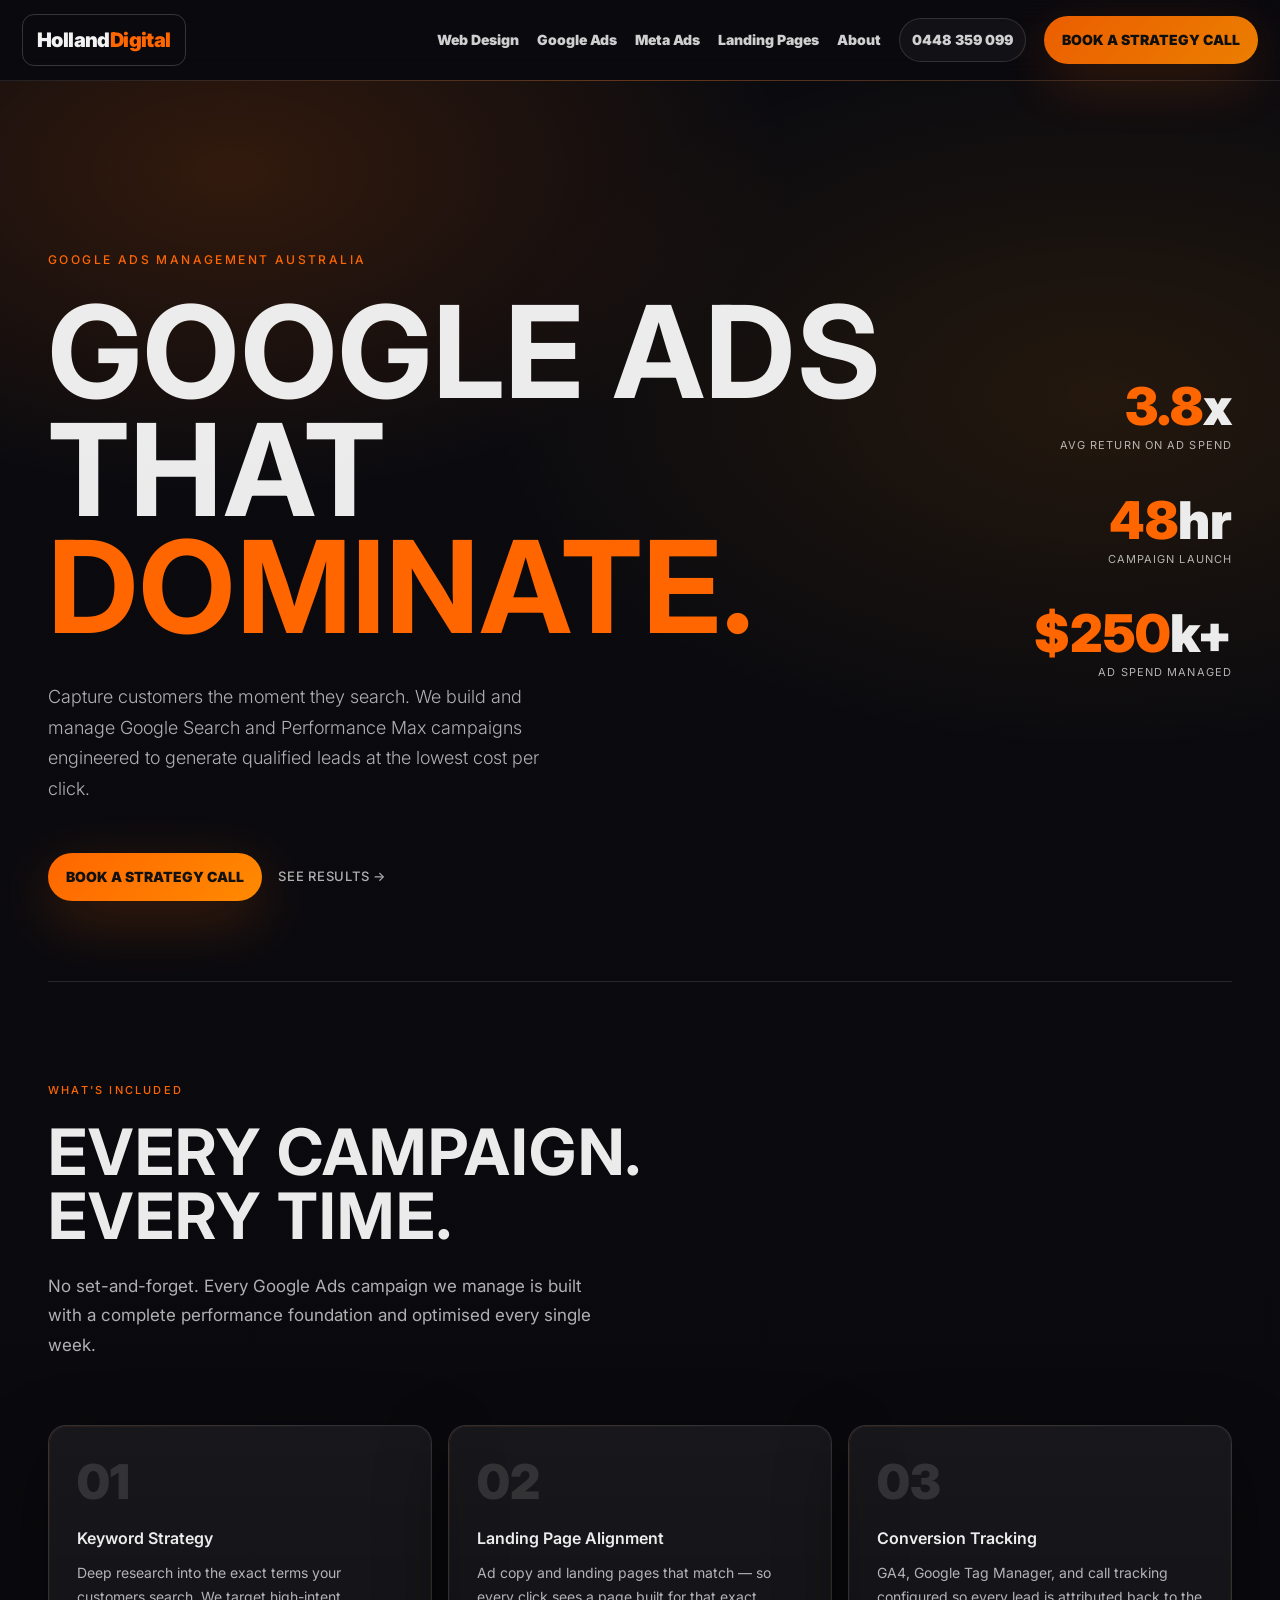
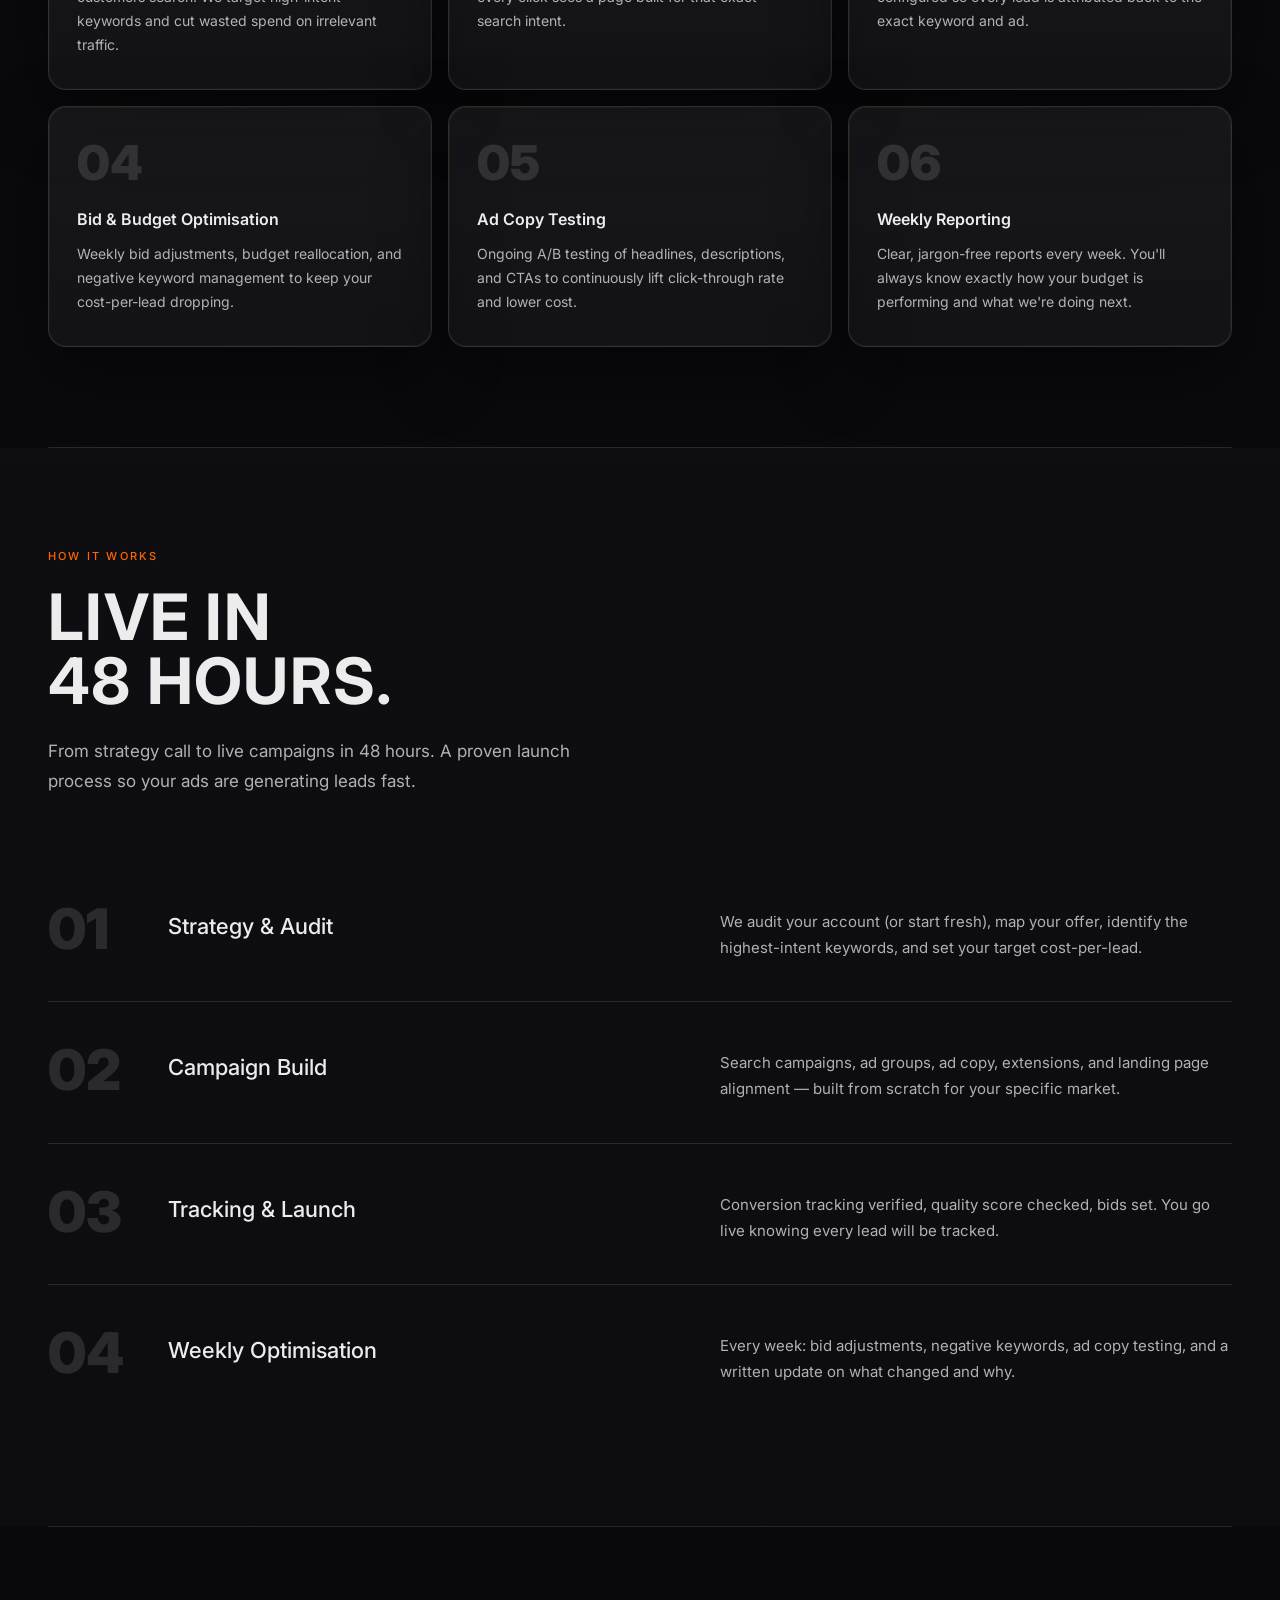
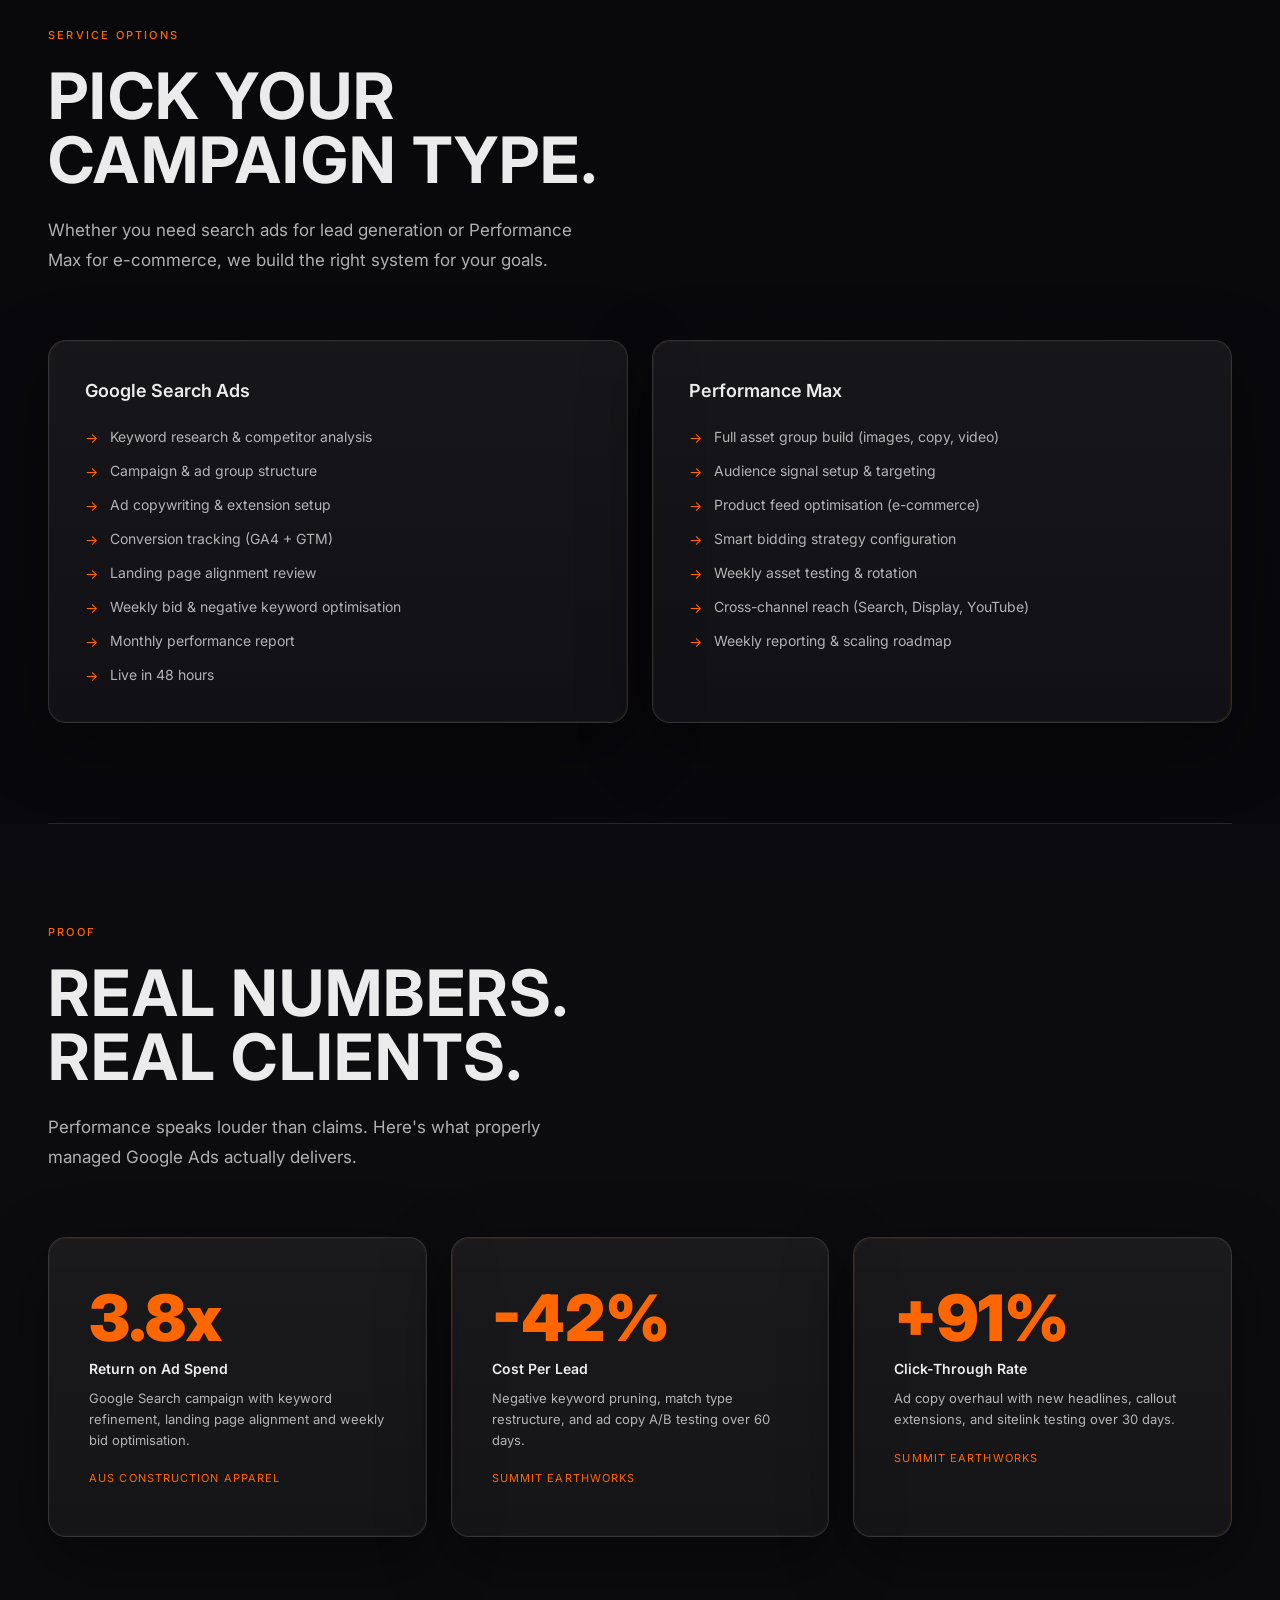
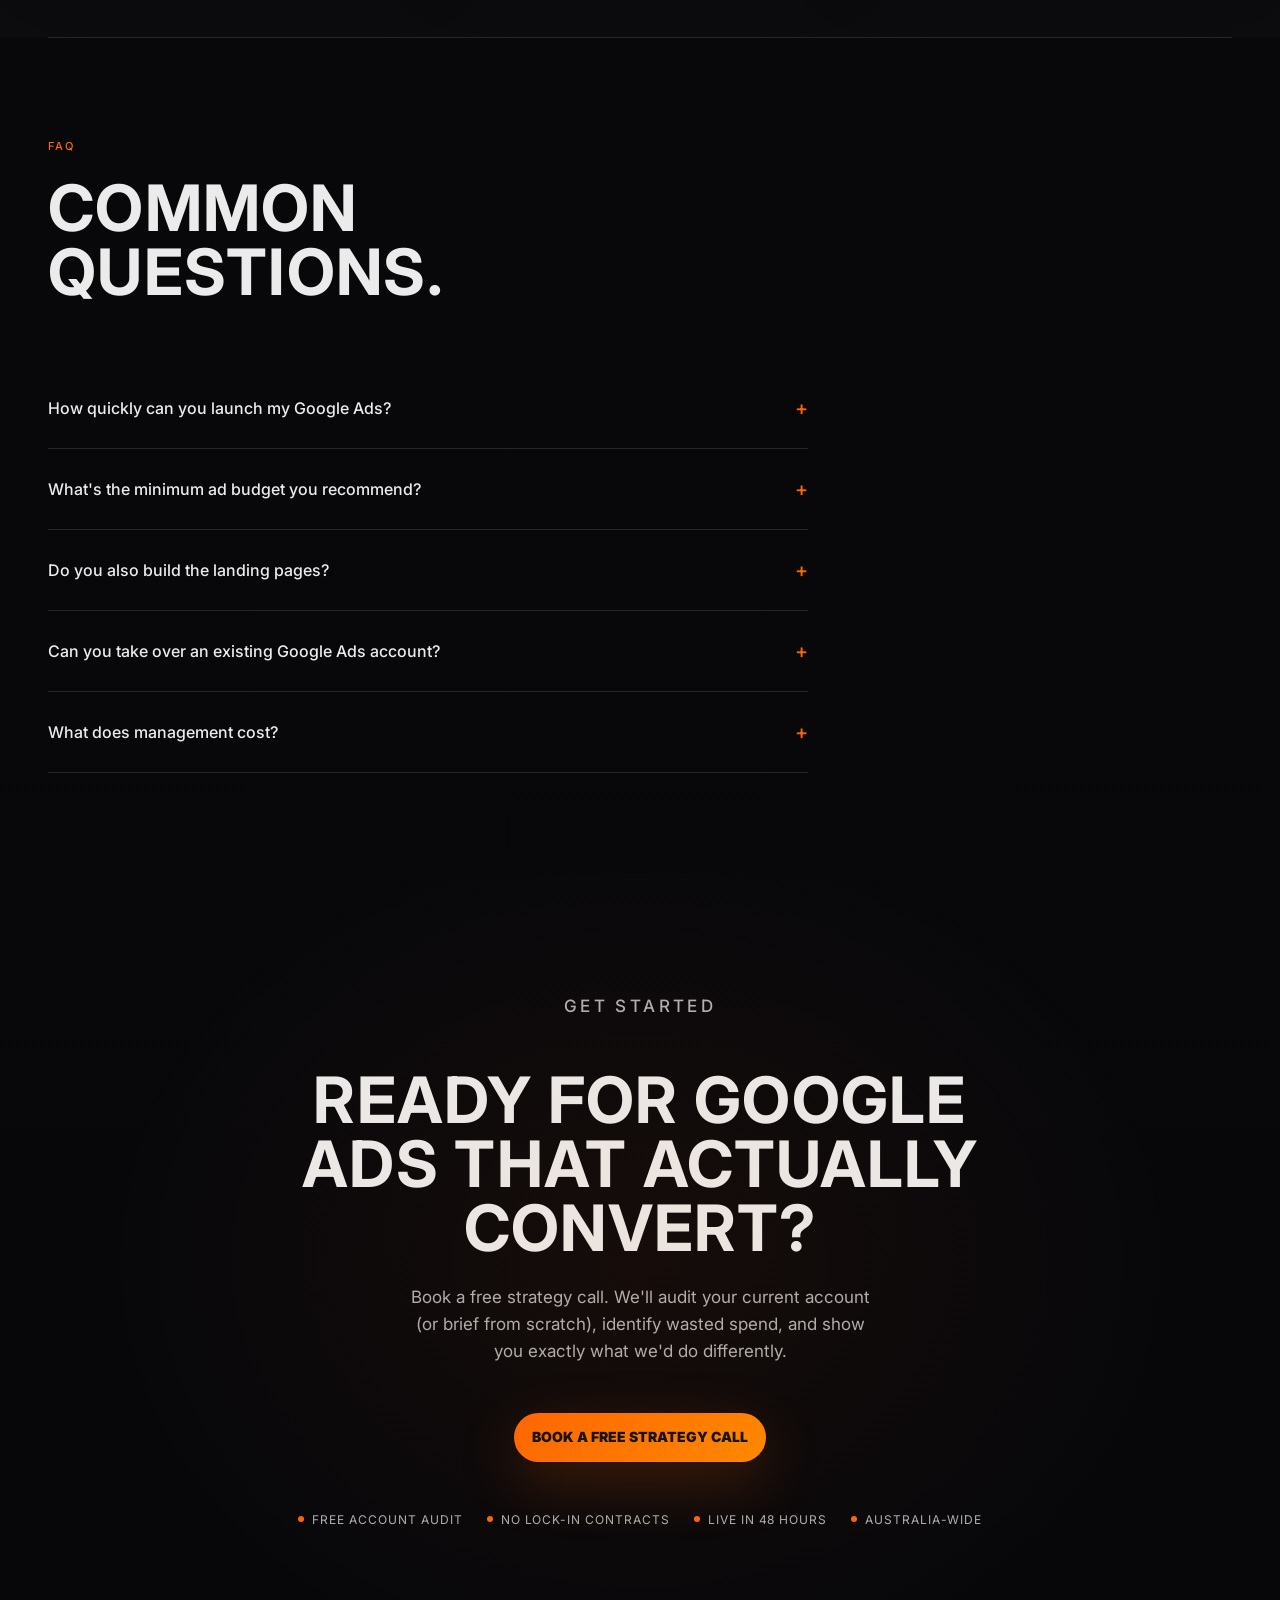
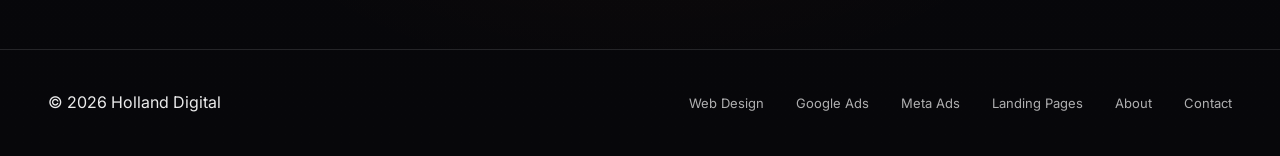
<file: google-ads/index.html>
<!DOCTYPE html>
<html lang="en-AU">
<head>
  <meta charset="UTF-8">
  <meta name="viewport" content="width=device-width, initial-scale=1.0">

  <!-- SEO Title & Meta -->
  <title>Google Ads Management Australia | Holland Digital</title>
  <meta name="description" content="Google Search & Performance Max for Australian businesses. Keyword strategy, conversion tracking and weekly optimisation. Book a free strategy call.">

  <!-- Open Graph -->
  <meta property="og:title" content="Google Ads Management Australia | Holland Digital">
  <meta property="og:description" content="Google Search & Performance Max campaigns built to generate qualified leads for Australian businesses.">
  <meta property="og:url" content="https://www.holland-digital.com/google-ads">
  <meta property="og:type" content="website">

  <!-- Canonical -->
  <link rel="canonical" href="https://www.holland-digital.com/google-ads">
  <meta name="robots" content="index, follow, max-image-preview:large, max-snippet:-1, max-video-preview:-1">
  <meta name="geo.region" content="AU-VIC">
  <meta name="geo.placename" content="Melbourne">
  <link rel="alternate" hreflang="en-AU" href="https://www.holland-digital.com/google-ads">
  <meta property="og:site_name" content="Holland Digital">
  <meta property="og:locale" content="en_AU">
  <meta property="og:image" content="https://www.holland-digital.com/android-chrome-512x512.png">
  <meta property="og:image:alt" content="Holland Digital — Google Ads Management Australia">
  <meta name="twitter:card" content="summary_large_image">
  <meta name="twitter:title" content="Google Ads Management Australia | Holland Digital">
  <meta name="twitter:description" content="Google Search &amp; Performance Max for Australian businesses. Keyword strategy, conversion tracking and weekly optimisation.">
  <meta name="twitter:image" content="https://www.holland-digital.com/android-chrome-512x512.png">

  <!-- Favicon -->
  <link rel="icon" type="image/x-icon" href="/favicon.ico">
  <link rel="apple-touch-icon" sizes="180x180" href="/apple-touch-icon.png">
  <link rel="icon" type="image/png" sizes="32x32" href="/favicon-32x32.png">
  <link rel="icon" type="image/png" sizes="16x16" href="/favicon-16x16.png">
  <link rel="sitemap" type="application/xml" href="/sitemap.xml">
  <meta name="theme-color" content="#0b0b0f">

  <link rel="preconnect" href="https://fonts.googleapis.com">
  <link rel="preconnect" href="https://fonts.gstatic.com" crossorigin>
  <link href="https://fonts.googleapis.com/css2?family=Inter:wght@300;400;500;600;700;900&display=swap" rel="stylesheet">
  <link rel="stylesheet" href="https://assets.calendly.com/assets/external/widget.css" />

  <style>
    *, *::before, *::after { box-sizing: border-box; margin: 0; padding: 0; }

    :root {
      --bg: #0b0b0f;
      --bg2: #07070a;
      --text: rgba(255,255,255,.92);
      --muted: rgba(255,255,255,.68);
      --orange: #ff6600;
      --orange2: #ff8a00;
      --border: rgba(255,255,255,.12);
      --surface: rgba(255,255,255,.06);
      --surface2: rgba(255,255,255,.04);
      --radius: 18px;
      --shadow: 0 22px 70px rgba(0,0,0,.45);
      --shadowH: 0 34px 110px rgba(0,0,0,.60);
    }

    html { scroll-behavior: smooth; }

    body {
      background: linear-gradient(180deg, var(--bg), var(--bg2));
      color: var(--text);
      font-family: Inter, system-ui, -apple-system, "Segoe UI", Roboto, Arial, sans-serif;
      font-weight: 400;
      line-height: 1.6;
      overflow-x: hidden;
      -webkit-font-smoothing: antialiased;
      min-height: 100vh;
    }

    /* NAV */
    nav {
      position: sticky;
      top: 0;
      z-index: 999;
      width: 100%;
      display: flex;
      align-items: center;
      justify-content: space-between;
      padding: 14px 22px;
      background: rgba(10,10,14,0.72);
      backdrop-filter: blur(14px);
      border-bottom: 1px solid rgba(255,255,255,0.1);
    }

    nav::after {
      content: "";
      position: absolute;
      left: 0; right: 0; bottom: -1px;
      height: 1px;
      background: linear-gradient(90deg, transparent, rgba(255,102,0,0.55), transparent);
      opacity: 0.55;
      pointer-events: none;
    }

    .nav-logo { text-decoration: none; }

    .brand__box {
      display: inline-flex;
      align-items: center;
      font-weight: 1000;
      letter-spacing: -0.6px;
      font-size: 20px;
      color: rgba(255,255,255,0.95);
      border: 1px solid rgba(255,255,255,0.18);
      border-radius: 12px;
      padding: 9px 14px;
    }

    .brand__box span { color: var(--orange); }

    .nav__links {
      display: flex;
      align-items: center;
      gap: 18px;
    }

    .nav__links a {
      font-weight: 900;
      font-size: 14px;
      color: rgba(255,255,255,.88);
      text-decoration: none;
      opacity: .92;
      transition: transform .15s ease, opacity .15s ease;
    }

    .nav__links a:hover { transform: translateY(-1px); opacity: 1; }

    .nav__phone {
      padding: 10px 12px;
      border-radius: 999px;
      border: 1px solid rgba(255,255,255,0.14);
      background: rgba(255,255,255,0.04);
      font-weight: 900;
      font-size: 14px;
      color: rgba(255,255,255,0.88);
    }

    .nav__burger {
      display: none;
      background: transparent;
      border: 0;
      cursor: pointer;
      padding: 4px;
    }

    .nav__burger span {
      display: block;
      width: 24px;
      height: 2px;
      background: rgba(255,255,255,0.85);
      margin: 5px 0;
      border-radius: 2px;
    }

    /* MOBILE MENU */
    .mobile {
      display: none;
      position: fixed;
      inset: 0;
      z-index: 998;
      background: rgba(7,7,10,0.97);
      backdrop-filter: blur(16px);
    }
    .mobile.is-open { display: block; }
    .mobile__panel {
      display: flex;
      flex-direction: column;
      align-items: center;
      justify-content: center;
      height: 100%;
      gap: 28px;
    }
    .mobile__panel a {
      color: var(--text);
      font-size: 22px;
      font-weight: 800;
      text-decoration: none;
    }
    .mobile__panel a.cta {
      background: linear-gradient(135deg, var(--orange), var(--orange2));
      color: #111 !important;
      padding: 14px 32px;
      border-radius: 999px;
      font-size: 15px;
    }

    /* BUTTONS */
    .cta {
      display: inline-flex;
      align-items: center;
      justify-content: center;
      gap: 10px;
      padding: 13px 18px;
      border-radius: 999px;
      font-weight: 900;
      font-size: 14px;
      text-decoration: none;
      transition: transform 0.16s, box-shadow 0.16s;
      background: linear-gradient(135deg, var(--orange), var(--orange2));
      border: 0;
      box-shadow: rgba(255,102,0,0.22) 0px 18px 60px;
      color: #111 !important;
      cursor: pointer;
      font-family: Inter, system-ui, sans-serif;
    }
    .cta:hover { transform: translateY(-2px); box-shadow: rgba(255,102,0,0.3) 0px 24px 72px; }

    .btn-ghost {
      display: inline-flex;
      align-items: center;
      gap: 8px;
      color: var(--muted);
      font-size: 13px;
      font-weight: 500;
      letter-spacing: 0.06em;
      text-decoration: none;
      transition: color 0.2s;
    }
    .btn-ghost:hover { color: var(--text); }

    /* HERO */
    .hero {
      min-height: 100vh;
      display: flex;
      flex-direction: column;
      justify-content: flex-end;
      padding: 0 48px 80px;
      position: relative;
      overflow: hidden;
    }

    .hero-bg {
      position: absolute;
      inset: 0;
      background:
        radial-gradient(900px 520px at 18% 10%, rgba(255,102,0,0.16), transparent 62%),
        radial-gradient(900px 520px at 86% 35%, rgba(255,138,0,0.10), transparent 68%);
      pointer-events: none;
    }

    .hero-eyebrow {
      font-size: 12px;
      font-weight: 500;
      letter-spacing: 0.2em;
      text-transform: uppercase;
      color: var(--orange);
      margin-bottom: 24px;
    }

    .hero h1 {
      font-size: clamp(72px, 10vw, 140px);
      line-height: 0.92;
      letter-spacing: 0.01em;
      text-transform: uppercase;
      max-width: 900px;
      margin-bottom: 36px;
    }

    .hero h1 em { font-style: normal; color: var(--orange); }

    .hero-sub {
      font-size: 18px;
      color: var(--muted);
      max-width: 520px;
      margin-bottom: 48px;
      font-weight: 300;
      line-height: 1.7;
    }

    .hero-actions { display: flex; gap: 16px; align-items: center; }

    .hero-stats {
      position: absolute;
      top: 50%;
      right: 48px;
      transform: translateY(-50%);
      display: flex;
      flex-direction: column;
      gap: 40px;
    }

    .hero-stat { text-align: right; }

    .hero-stat-num {
      font-size: 52px;
      font-weight: 1000;
      line-height: 1;
      color: var(--text);
    }

    .hero-stat-num span { color: var(--orange); }

    .hero-stat-label {
      font-size: 11px;
      color: var(--muted);
      letter-spacing: 0.1em;
      text-transform: uppercase;
      margin-top: 4px;
    }

    /* SECTIONS */
    section { padding: 100px 48px; }

    .section-label {
      font-size: 11px;
      font-weight: 500;
      letter-spacing: 0.2em;
      text-transform: uppercase;
      color: var(--orange);
      margin-bottom: 20px;
    }

    h2 {
      font-size: clamp(42px, 5vw, 72px);
      line-height: 1;
      text-transform: uppercase;
      letter-spacing: 0.02em;
      margin-bottom: 24px;
      color: var(--text);
    }

    .section-intro {
      font-size: 17px;
      color: var(--muted);
      max-width: 560px;
      line-height: 1.75;
    }

    /* DIVIDER */
    .divider { height: 1px; background: var(--border); margin: 0 48px; }

    /* WHAT YOU GET */
    .what-grid {
      display: grid;
      grid-template-columns: repeat(3, 1fr);
      gap: 16px;
      margin-top: 64px;
    }

    .what-item {
      border-radius: var(--radius);
      background: linear-gradient(180deg, var(--surface), var(--surface2));
      border: 1px solid var(--border);
      box-shadow: var(--shadow);
      padding: 32px 28px;
      position: relative;
      overflow: hidden;
      transition: transform 0.18s, box-shadow 0.18s, border-color 0.18s;
    }

    .what-item::after {
      content: "";
      position: absolute;
      inset: 0;
      border-radius: inherit;
      padding: 1px;
      background: linear-gradient(135deg, rgba(255,102,0,0.55), rgba(255,255,255,0.1), rgba(255,138,0,0.45));
      mask: linear-gradient(#000 0, #000 0) content-box exclude, linear-gradient(#000 0, #000 0);
      opacity: 0.18;
      pointer-events: none;
      transition: opacity 0.18s;
    }

    .what-item:hover {
      transform: translateY(-6px);
      border-color: rgba(255,102,0,0.35);
      box-shadow: var(--shadowH);
    }

    .what-item:hover::after { opacity: 0.45; }

    .what-num {
      font-size: 48px;
      font-weight: 1000;
      color: var(--border);
      line-height: 1;
      margin-bottom: 20px;
    }

    .what-title {
      font-size: 16px;
      font-weight: 600;
      margin-bottom: 10px;
      color: var(--text);
    }

    .what-desc {
      font-size: 14px;
      color: var(--muted);
      line-height: 1.7;
    }

    /* PROCESS */
    .process-section { background: rgba(255,255,255,0.015); }

    .process-steps {
      margin-top: 64px;
      display: flex;
      flex-direction: column;
    }

    .process-step {
      display: grid;
      grid-template-columns: 80px 1fr 1fr;
      gap: 40px;
      align-items: start;
      padding: 40px 0;
      border-bottom: 1px solid var(--border);
    }

    .process-step:last-child { border-bottom: none; }

    .step-num {
      font-size: 56px;
      font-weight: 1000;
      color: var(--border);
      line-height: 1;
    }

    .step-title {
      font-size: 22px;
      font-weight: 500;
      padding-top: 8px;
      color: var(--text);
    }

    .step-desc {
      font-size: 15px;
      color: var(--muted);
      line-height: 1.75;
      padding-top: 8px;
    }

    /* INCLUDED */
    .included-grid {
      display: grid;
      grid-template-columns: 1fr 1fr;
      gap: 24px;
      margin-top: 64px;
    }

    .included-card {
      border-radius: var(--radius);
      background: linear-gradient(180deg, var(--surface), var(--surface2));
      border: 1px solid var(--border);
      box-shadow: var(--shadow);
      padding: 36px;
      position: relative;
      overflow: hidden;
      transition: transform 0.18s, box-shadow 0.18s, border-color 0.18s;
    }

    .included-card::after {
      content: "";
      position: absolute;
      inset: 0;
      border-radius: inherit;
      padding: 1px;
      background: linear-gradient(135deg, rgba(255,102,0,0.55), rgba(255,255,255,0.1), rgba(255,138,0,0.45));
      mask: linear-gradient(#000 0, #000 0) content-box exclude, linear-gradient(#000 0, #000 0);
      opacity: 0.18;
      pointer-events: none;
      transition: opacity 0.18s;
    }

    .included-card:hover {
      transform: translateY(-6px);
      border-color: rgba(255,102,0,0.35);
      box-shadow: var(--shadowH);
    }

    .included-card:hover::after { opacity: 0.45; }

    .included-card h3 {
      font-size: 18px;
      font-weight: 600;
      margin-bottom: 20px;
      color: var(--text);
    }

    .included-list {
      list-style: none;
      display: flex;
      flex-direction: column;
      gap: 12px;
    }

    .included-list li {
      font-size: 14px;
      color: var(--muted);
      display: flex;
      align-items: flex-start;
      gap: 12px;
      line-height: 1.5;
    }

    .included-list li::before {
      content: '→';
      color: var(--orange);
      flex-shrink: 0;
      margin-top: 1px;
    }

    /* RESULTS */
    .results-section { background: rgba(255,255,255,0.015); }

    .results-grid {
      display: grid;
      grid-template-columns: repeat(3, 1fr);
      gap: 24px;
      margin-top: 64px;
    }

    .result-card {
      border-radius: var(--radius);
      background: linear-gradient(180deg, var(--surface), var(--surface2));
      border: 1px solid var(--border);
      box-shadow: var(--shadow);
      padding: 48px 40px;
      position: relative;
      overflow: hidden;
      transition: transform 0.18s, box-shadow 0.18s, border-color 0.18s;
    }

    .result-card::after {
      content: "";
      position: absolute;
      inset: 0;
      border-radius: inherit;
      padding: 1px;
      background: linear-gradient(135deg, rgba(255,102,0,0.55), rgba(255,255,255,0.1), rgba(255,138,0,0.45));
      mask: linear-gradient(#000 0, #000 0) content-box exclude, linear-gradient(#000 0, #000 0);
      opacity: 0.18;
      pointer-events: none;
      transition: opacity 0.18s;
    }

    .result-card:hover {
      transform: translateY(-6px);
      border-color: rgba(255,102,0,0.35);
      box-shadow: var(--shadowH);
    }

    .result-card:hover::after { opacity: 0.45; }

    .result-metric {
      font-size: 64px;
      font-weight: 1000;
      color: var(--orange);
      line-height: 1;
      margin-bottom: 8px;
    }

    .result-label {
      font-size: 14px;
      font-weight: 600;
      margin-bottom: 8px;
      color: var(--text);
    }

    .result-context {
      font-size: 13px;
      color: var(--muted);
      line-height: 1.6;
    }

    .result-client {
      font-size: 11px;
      color: var(--orange);
      letter-spacing: 0.1em;
      text-transform: uppercase;
      margin-top: 20px;
    }

    /* FAQ */
    .faq-list {
      margin-top: 64px;
      max-width: 760px;
    }

    .faq-item { border-bottom: 1px solid var(--border); }

    .faq-q {
      width: 100%;
      background: none;
      border: none;
      color: var(--text);
      font-family: Inter, system-ui, sans-serif;
      font-size: 16px;
      font-weight: 500;
      text-align: left;
      padding: 28px 0;
      cursor: pointer;
      display: flex;
      justify-content: space-between;
      align-items: center;
      gap: 24px;
    }

    .faq-q .icon {
      color: var(--orange);
      font-size: 20px;
      flex-shrink: 0;
      transition: transform 0.3s;
    }

    .faq-item.open .faq-q .icon { transform: rotate(45deg); }

    .faq-a {
      font-size: 15px;
      color: var(--muted);
      line-height: 1.75;
      max-height: 0;
      overflow: hidden;
      transition: max-height 0.4s ease, padding 0.3s;
    }

    .faq-item.open .faq-a {
      max-height: 300px;
      padding-bottom: 28px;
    }

    /* CTA */
    .cta-section {
      text-align: center;
      padding: 120px 48px;
      position: relative;
      overflow: hidden;
    }

    .cta-section::before {
      content: '';
      position: absolute;
      inset: 0;
      background: radial-gradient(ellipse 60% 80% at 50% 50%, rgba(255,102,0,0.06) 0%, transparent 70%);
    }

    .cta-section h2 { max-width: 700px; margin: 0 auto 24px; }

    .cta-section p {
      font-size: 17px;
      color: var(--muted);
      max-width: 480px;
      margin: 0 auto 48px;
    }

    .cta-badges {
      display: flex;
      gap: 24px;
      justify-content: center;
      margin-top: 48px;
      flex-wrap: wrap;
    }

    .badge {
      font-size: 12px;
      color: var(--muted);
      letter-spacing: 0.08em;
      text-transform: uppercase;
      display: flex;
      align-items: center;
      gap: 8px;
    }

    .badge::before {
      content: '';
      width: 6px;
      height: 6px;
      border-radius: 50%;
      background: var(--orange);
      flex-shrink: 0;
    }

    /* FOOTER */
    footer {
      border-top: 1px solid var(--border);
      padding: 40px 48px;
      display: flex;
      justify-content: space-between;
      align-items: center;
    }

    .footer-links {
      display: flex;
      gap: 32px;
      list-style: none;
    }

    .footer-links a {
      font-size: 13px;
      color: var(--muted);
      text-decoration: none;
      transition: color 0.2s;
    }

    .footer-links a:hover { color: var(--text); }

    /* ANIMATIONS */
    @keyframes fadeUp {
      from { opacity: 0; transform: translateY(30px); }
      to { opacity: 1; transform: translateY(0); }
    }

    .hero-eyebrow { animation: fadeUp 0.8s ease both; }
    .hero h1 { animation: fadeUp 0.8s ease both; animation-delay: 0.1s; }
    .hero-sub { animation: fadeUp 0.8s ease both; animation-delay: 0.2s; }
    .hero-actions { animation: fadeUp 0.8s ease both; animation-delay: 0.3s; }

    /* MOBILE */
    @media (max-width: 768px) {
      .nav__links { display: none; }
      .nav__burger { display: block; }
      section { padding: 72px 24px; }
      .hero { padding: 0 24px 72px; }
      .hero-stats { display: none; }
      .what-grid { grid-template-columns: 1fr; }
      .included-grid { grid-template-columns: 1fr; }
      .results-grid { grid-template-columns: 1fr; }
      .process-step { grid-template-columns: 60px 1fr; }
      .step-desc { grid-column: 2; }
      .divider { margin: 0 24px; }
      footer { flex-direction: column; gap: 24px; text-align: center; }
      .footer-links { flex-wrap: wrap; justify-content: center; }
    }
  </style>
  <script type="application/ld+json">
  {
    "@context": "https://schema.org",
    "@graph": [
      {
        "@type": "WebPage",
        "@id": "https://www.holland-digital.com/google-ads#webpage",
        "url": "https://www.holland-digital.com/google-ads",
        "name": "Google Ads Management Australia | Holland Digital",
        "description": "Google Search and Performance Max for Australian businesses. Keyword strategy, conversion tracking and weekly optimisation.",
        "isPartOf": { "@id": "https://www.holland-digital.com/#website" },
        "about": { "@id": "https://www.holland-digital.com/google-ads#service" },
        "inLanguage": "en-AU"
      },
      {
        "@type": "Service",
        "@id": "https://www.holland-digital.com/google-ads#service",
        "name": "Google Ads Management Australia",
        "serviceType": "Google Ads Management",
        "provider": { "@id": "https://www.holland-digital.com/#organization" },
        "areaServed": { "@type": "Country", "name": "Australia" },
        "description": "Google Search and Performance Max campaign management. Keyword strategy, landing page alignment, conversion tracking, weekly optimisation. Campaigns live within 48 hours.",
        "url": "https://www.holland-digital.com/google-ads"
      },
      {
        "@type": "BreadcrumbList",
        "itemListElement": [
          { "@type": "ListItem", "position": 1, "name": "Home", "item": "https://www.holland-digital.com/" },
          { "@type": "ListItem", "position": 2, "name": "Google Ads", "item": "https://www.holland-digital.com/google-ads" }
        ]
      },
      {
        "@type": "FAQPage",
        "mainEntity": [
          { "@type": "Question", "name": "How quickly can you launch my Google Ads?", "acceptedAnswer": { "@type": "Answer", "text": "Most campaigns go live within 48 hours of the strategy call. Tracking is verified before anything goes live." } },
          { "@type": "Question", "name": "What's the minimum ad budget you recommend?", "acceptedAnswer": { "@type": "Answer", "text": "We typically work with businesses spending $1,500–$2,000/month minimum on ad spend." } },
          { "@type": "Question", "name": "Do you also build the landing pages?", "acceptedAnswer": { "@type": "Answer", "text": "Yes — we can build landing pages alongside the campaign so ad copy and page messaging are perfectly aligned from day one." } },
          { "@type": "Question", "name": "Can you take over an existing Google Ads account?", "acceptedAnswer": { "@type": "Answer", "text": "Yes. We audit your existing account first, identify what's wasting budget, and rebuild from there." } },
          { "@type": "Question", "name": "What does management cost?", "acceptedAnswer": { "@type": "Answer", "text": "Management fees are scoped to your account size and campaign complexity. Book a strategy call for a clear number within 24 hours." } }
        ]
      }
    ]
  }
  </script>
</head>
<body>

  <!-- NAV -->
  <nav>
    <a href="/" class="nav-logo" aria-label="Holland Digital Home">
      <span class="brand__box">Holland<span>Digital</span></span>
    </a>
    <div class="nav__links">
      <a href="/web-design">Web Design</a>
      <a href="/google-ads">Google Ads</a>
      <a href="/meta-ads">Meta Ads</a>
      <a href="/landing-pages">Landing Pages</a>
      <a href="/about">About</a>
      <a href="tel:0448359099" class="nav__phone">0448 359 099</a>
      <a href="#" class="cta js-calendly">BOOK A STRATEGY CALL</a>
    </div>
    <button class="nav__burger" aria-label="Open menu" aria-expanded="false">
      <span></span><span></span><span></span>
    </button>
  </nav>

  <!-- MOBILE MENU -->
  <div class="mobile" data-mobile>
    <div class="mobile__panel">
      <a href="/web-design">Web Design</a>
      <a href="/google-ads">Google Ads</a>
      <a href="/meta-ads">Meta Ads</a>
      <a href="/landing-pages">Landing Pages</a>
      <a href="/about">About</a>
      <a href="tel:0448359099">Call: 0448 359 099</a>
      <a href="#" class="cta js-calendly">BOOK A STRATEGY CALL</a>
    </div>
  </div>

  <!-- HERO -->
  <section class="hero">
    <div class="hero-bg"></div>
    <p class="hero-eyebrow">Google Ads Management Australia</p>
    <h1>Google Ads That<br><em>Dominate.</em></h1>
    <p class="hero-sub">Capture customers the moment they search. We build and manage Google Search and Performance Max campaigns engineered to generate qualified leads at the lowest cost per click.</p>
    <div class="hero-actions">
      <a href="#" class="cta js-calendly">BOOK A STRATEGY CALL</a>
      <a href="#results" class="btn-ghost">SEE RESULTS →</a>
    </div>
    <div class="hero-stats">
      <div class="hero-stat">
        <div class="hero-stat-num"><span>3.8</span>x</div>
        <div class="hero-stat-label">Avg Return on Ad Spend</div>
      </div>
      <div class="hero-stat">
        <div class="hero-stat-num"><span>48</span>hr</div>
        <div class="hero-stat-label">Campaign Launch</div>
      </div>
      <div class="hero-stat">
        <div class="hero-stat-num"><span>$250</span>k+</div>
        <div class="hero-stat-label">Ad Spend Managed</div>
      </div>
    </div>
  </section>

  <div class="divider"></div>

  <!-- WHAT YOU GET -->
  <section>
    <p class="section-label">What's Included</p>
    <h2>Every Campaign.<br>Every Time.</h2>
    <p class="section-intro">No set-and-forget. Every Google Ads campaign we manage is built with a complete performance foundation and optimised every single week.</p>

    <div class="what-grid">
      <div class="what-item">
        <div class="what-num">01</div>
        <div class="what-title">Keyword Strategy</div>
        <div class="what-desc">Deep research into the exact terms your customers search. We target high-intent keywords and cut wasted spend on irrelevant traffic.</div>
      </div>
      <div class="what-item">
        <div class="what-num">02</div>
        <div class="what-title">Landing Page Alignment</div>
        <div class="what-desc">Ad copy and landing pages that match — so every click sees a page built for that exact search intent.</div>
      </div>
      <div class="what-item">
        <div class="what-num">03</div>
        <div class="what-title">Conversion Tracking</div>
        <div class="what-desc">GA4, Google Tag Manager, and call tracking configured so every lead is attributed back to the exact keyword and ad.</div>
      </div>
      <div class="what-item">
        <div class="what-num">04</div>
        <div class="what-title">Bid & Budget Optimisation</div>
        <div class="what-desc">Weekly bid adjustments, budget reallocation, and negative keyword management to keep your cost-per-lead dropping.</div>
      </div>
      <div class="what-item">
        <div class="what-num">05</div>
        <div class="what-title">Ad Copy Testing</div>
        <div class="what-desc">Ongoing A/B testing of headlines, descriptions, and CTAs to continuously lift click-through rate and lower cost.</div>
      </div>
      <div class="what-item">
        <div class="what-num">06</div>
        <div class="what-title">Weekly Reporting</div>
        <div class="what-desc">Clear, jargon-free reports every week. You'll always know exactly how your budget is performing and what we're doing next.</div>
      </div>
    </div>
  </section>

  <div class="divider"></div>

  <!-- PROCESS -->
  <section class="process-section">
    <p class="section-label">How It Works</p>
    <h2>Live in<br>48 Hours.</h2>
    <p class="section-intro">From strategy call to live campaigns in 48 hours. A proven launch process so your ads are generating leads fast.</p>

    <div class="process-steps">
      <div class="process-step">
        <div class="step-num">01</div>
        <div class="step-title">Strategy & Audit</div>
        <div class="step-desc">We audit your account (or start fresh), map your offer, identify the highest-intent keywords, and set your target cost-per-lead.</div>
      </div>
      <div class="process-step">
        <div class="step-num">02</div>
        <div class="step-title">Campaign Build</div>
        <div class="step-desc">Search campaigns, ad groups, ad copy, extensions, and landing page alignment — built from scratch for your specific market.</div>
      </div>
      <div class="process-step">
        <div class="step-num">03</div>
        <div class="step-title">Tracking & Launch</div>
        <div class="step-desc">Conversion tracking verified, quality score checked, bids set. You go live knowing every lead will be tracked.</div>
      </div>
      <div class="process-step">
        <div class="step-num">04</div>
        <div class="step-title">Weekly Optimisation</div>
        <div class="step-desc">Every week: bid adjustments, negative keywords, ad copy testing, and a written update on what changed and why.</div>
      </div>
    </div>
  </section>

  <div class="divider"></div>

  <!-- INCLUDED PACKAGES -->
  <section>
    <p class="section-label">Service Options</p>
    <h2>Pick Your<br>Campaign Type.</h2>
    <p class="section-intro">Whether you need search ads for lead generation or Performance Max for e-commerce, we build the right system for your goals.</p>

    <div class="included-grid">
      <div class="included-card">
        <h3>Google Search Ads</h3>
        <ul class="included-list">
          <li>Keyword research & competitor analysis</li>
          <li>Campaign & ad group structure</li>
          <li>Ad copywriting & extension setup</li>
          <li>Conversion tracking (GA4 + GTM)</li>
          <li>Landing page alignment review</li>
          <li>Weekly bid & negative keyword optimisation</li>
          <li>Monthly performance report</li>
          <li>Live in 48 hours</li>
        </ul>
      </div>
      <div class="included-card">
        <h3>Performance Max</h3>
        <ul class="included-list">
          <li>Full asset group build (images, copy, video)</li>
          <li>Audience signal setup & targeting</li>
          <li>Product feed optimisation (e-commerce)</li>
          <li>Smart bidding strategy configuration</li>
          <li>Weekly asset testing & rotation</li>
          <li>Cross-channel reach (Search, Display, YouTube)</li>
          <li>Weekly reporting & scaling roadmap</li>
        </ul>
      </div>
    </div>
  </section>

  <div class="divider"></div>

  <!-- RESULTS -->
  <section class="results-section" id="results">
    <p class="section-label">Proof</p>
    <h2>Real Numbers.<br>Real Clients.</h2>
    <p class="section-intro">Performance speaks louder than claims. Here's what properly managed Google Ads actually delivers.</p>

    <div class="results-grid">
      <div class="result-card">
        <div class="result-metric">3.8x</div>
        <div class="result-label">Return on Ad Spend</div>
        <div class="result-context">Google Search campaign with keyword refinement, landing page alignment and weekly bid optimisation.</div>
        <div class="result-client">AUS Construction Apparel</div>
      </div>
      <div class="result-card">
        <div class="result-metric">-42%</div>
        <div class="result-label">Cost Per Lead</div>
        <div class="result-context">Negative keyword pruning, match type restructure, and ad copy A/B testing over 60 days.</div>
        <div class="result-client">Summit Earthworks</div>
      </div>
      <div class="result-card">
        <div class="result-metric">+91%</div>
        <div class="result-label">Click-Through Rate</div>
        <div class="result-context">Ad copy overhaul with new headlines, callout extensions, and sitelink testing over 30 days.</div>
        <div class="result-client">Summit Earthworks</div>
      </div>
    </div>
  </section>

  <div class="divider"></div>

  <!-- FAQ -->
  <section>
    <p class="section-label">FAQ</p>
    <h2>Common<br>Questions.</h2>

    <div class="faq-list">
      <div class="faq-item">
        <button class="faq-q">How quickly can you launch my Google Ads? <span class="icon">+</span></button>
        <div class="faq-a">Most campaigns go live within 48 hours of the strategy call. We move fast without cutting corners — tracking is verified before anything goes live.</div>
      </div>
      <div class="faq-item">
        <button class="faq-q">What's the minimum ad budget you recommend? <span class="icon">+</span></button>
        <div class="faq-a">We typically work with businesses spending $1,500–$2,000/month minimum on ad spend. Below that, there's not enough data to optimise effectively and results are inconsistent.</div>
      </div>
      <div class="faq-item">
        <button class="faq-q">Do you also build the landing pages? <span class="icon">+</span></button>
        <div class="faq-a">Yes — and this is where results compound. We can build the landing pages alongside the campaign so ad copy and page messaging are perfectly aligned from day one.</div>
      </div>
      <div class="faq-item">
        <button class="faq-q">Can you take over an existing Google Ads account? <span class="icon">+</span></button>
        <div class="faq-a">Yes. We audit your existing account first, identify what's wasting budget, and rebuild from there. Most inherited accounts have significant wasted spend we can recover quickly.</div>
      </div>
      <div class="faq-item">
        <button class="faq-q">What does management cost? <span class="icon">+</span></button>
        <div class="faq-a">Management fees are scoped to your account size and campaign complexity. Book a strategy call and we'll give you a clear number within 24 hours — no vague ranges.</div>
      </div>
    </div>
  </section>

  <!-- CTA -->
  <section class="cta-section">
    <p class="section-label">Get Started</p>
    <h2>Ready for Google Ads That Actually Convert?</h2>
    <p>Book a free strategy call. We'll audit your current account (or brief from scratch), identify wasted spend, and show you exactly what we'd do differently.</p>
    <a href="#" class="cta js-calendly">BOOK A FREE STRATEGY CALL</a>
    <div class="cta-badges">
      <span class="badge">Free account audit</span>
      <span class="badge">No lock-in contracts</span>
      <span class="badge">Live in 48 hours</span>
      <span class="badge">Australia-wide</span>
    </div>
  </section>

  <!-- FOOTER -->
  <footer>
    <div class="footer-left">© <span id="y"></span> Holland Digital</div>
    <ul class="footer-links">
      <li><a href="/web-design">Web Design</a></li>
      <li><a href="/google-ads">Google Ads</a></li>
      <li><a href="/meta-ads">Meta Ads</a></li>
      <li><a href="/landing-pages">Landing Pages</a></li>
      <li><a href="/about">About</a></li>
      <li><a href="/#contact">Contact</a></li>
    </ul>
  </footer>

  <script>
    document.getElementById('y').textContent = new Date().getFullYear();

    document.querySelectorAll('.faq-q').forEach(btn => {
      btn.addEventListener('click', () => {
        const item = btn.parentElement;
        const isOpen = item.classList.contains('open');
        document.querySelectorAll('.faq-item').forEach(i => i.classList.remove('open'));
        if (!isOpen) item.classList.add('open');
      });
    });

    const burger = document.querySelector('.nav__burger');
    const mobile = document.querySelector('[data-mobile]');
    if (burger && mobile) {
      burger.addEventListener('click', () => {
        const open = mobile.classList.toggle('is-open');
        burger.setAttribute('aria-expanded', open ? 'true' : 'false');
      });
      mobile.addEventListener('click', (e) => {
        if (e.target === mobile) {
          mobile.classList.remove('is-open');
          burger.setAttribute('aria-expanded', 'false');
        }
      });
      mobile.querySelectorAll('a').forEach(a => {
        a.addEventListener('click', () => {
          mobile.classList.remove('is-open');
          burger.setAttribute('aria-expanded', 'false');
        });
      });
    }

    const CALENDLY_URL = 'https://calendly.com/holland-digital-ywaf/30min';

    function loadCalendly() {
      return new Promise((resolve) => {
        if (window.Calendly) return resolve(true);
        const existing = document.querySelector('script[data-calendly="true"]');
        if (existing) {
          existing.addEventListener('load', () => resolve(true));
          existing.addEventListener('error', () => resolve(false));
          return;
        }
        const s = document.createElement('script');
        s.src = 'https://assets.calendly.com/assets/external/widget.js';
        s.async = true;
        s.dataset.calendly = 'true';
        s.onload = () => resolve(true);
        s.onerror = () => resolve(false);
        document.body.appendChild(s);
      });
    }

    document.querySelectorAll('.js-calendly').forEach((btn) => {
      btn.addEventListener('click', async (e) => {
        e.preventDefault();
        const ok = await loadCalendly();
        if (ok && window.Calendly) {
          window.Calendly.initPopupWidget({ url: CALENDLY_URL });
        } else {
          window.open(CALENDLY_URL, '_blank', 'noopener');
        }
      });
    });
  </script>
</body>
</html>
</file>
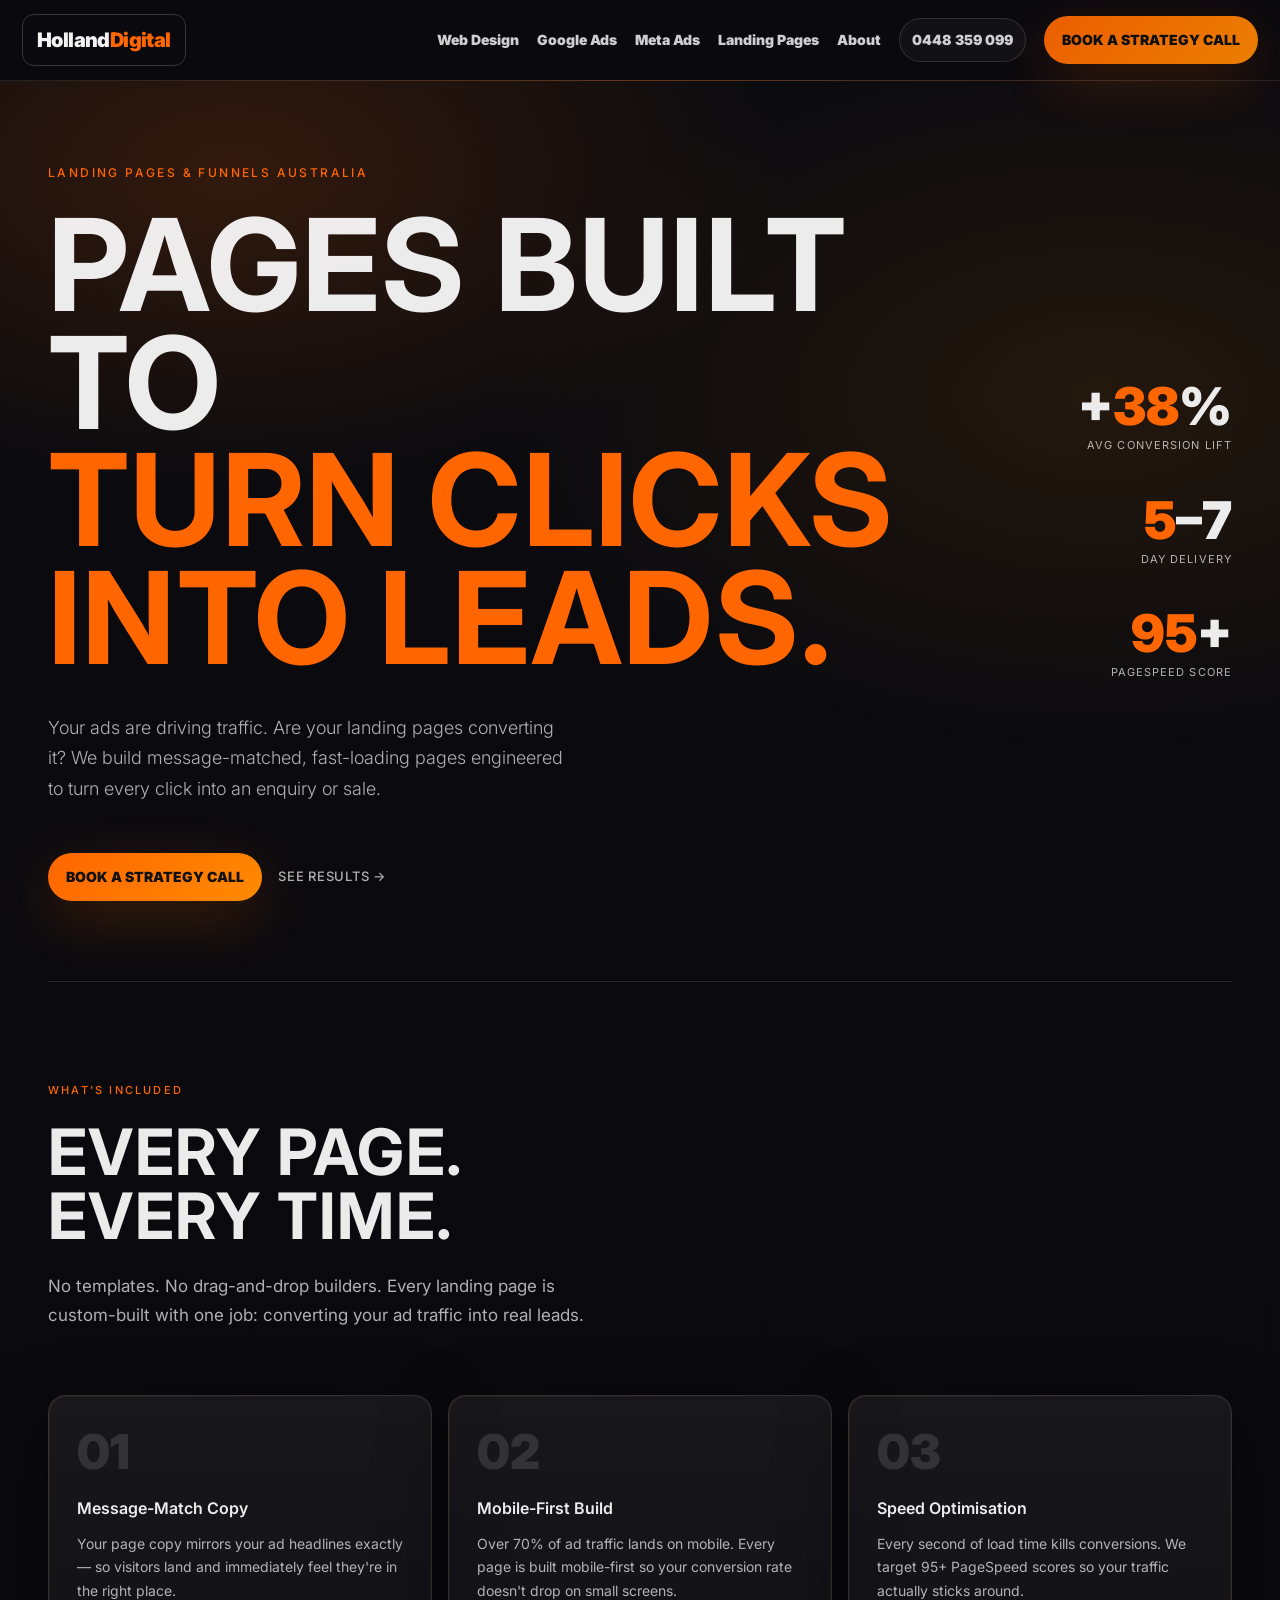
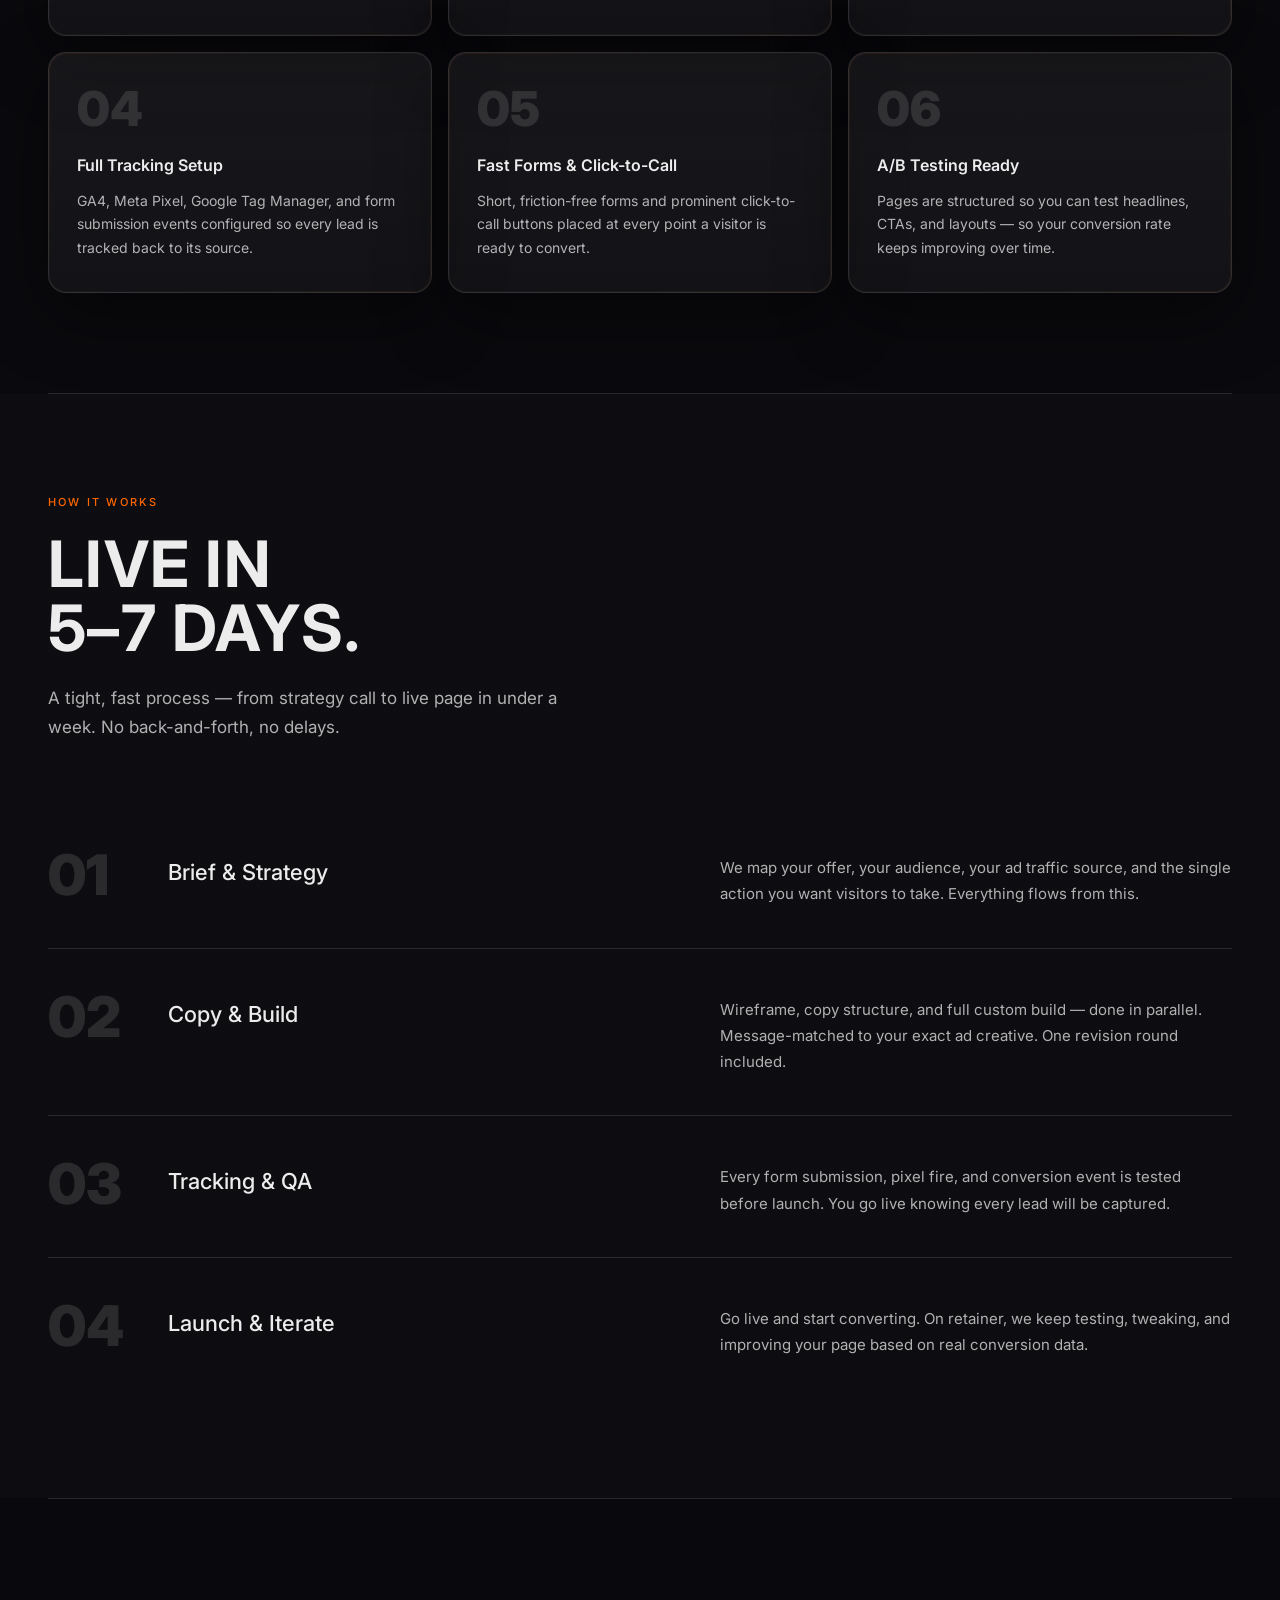
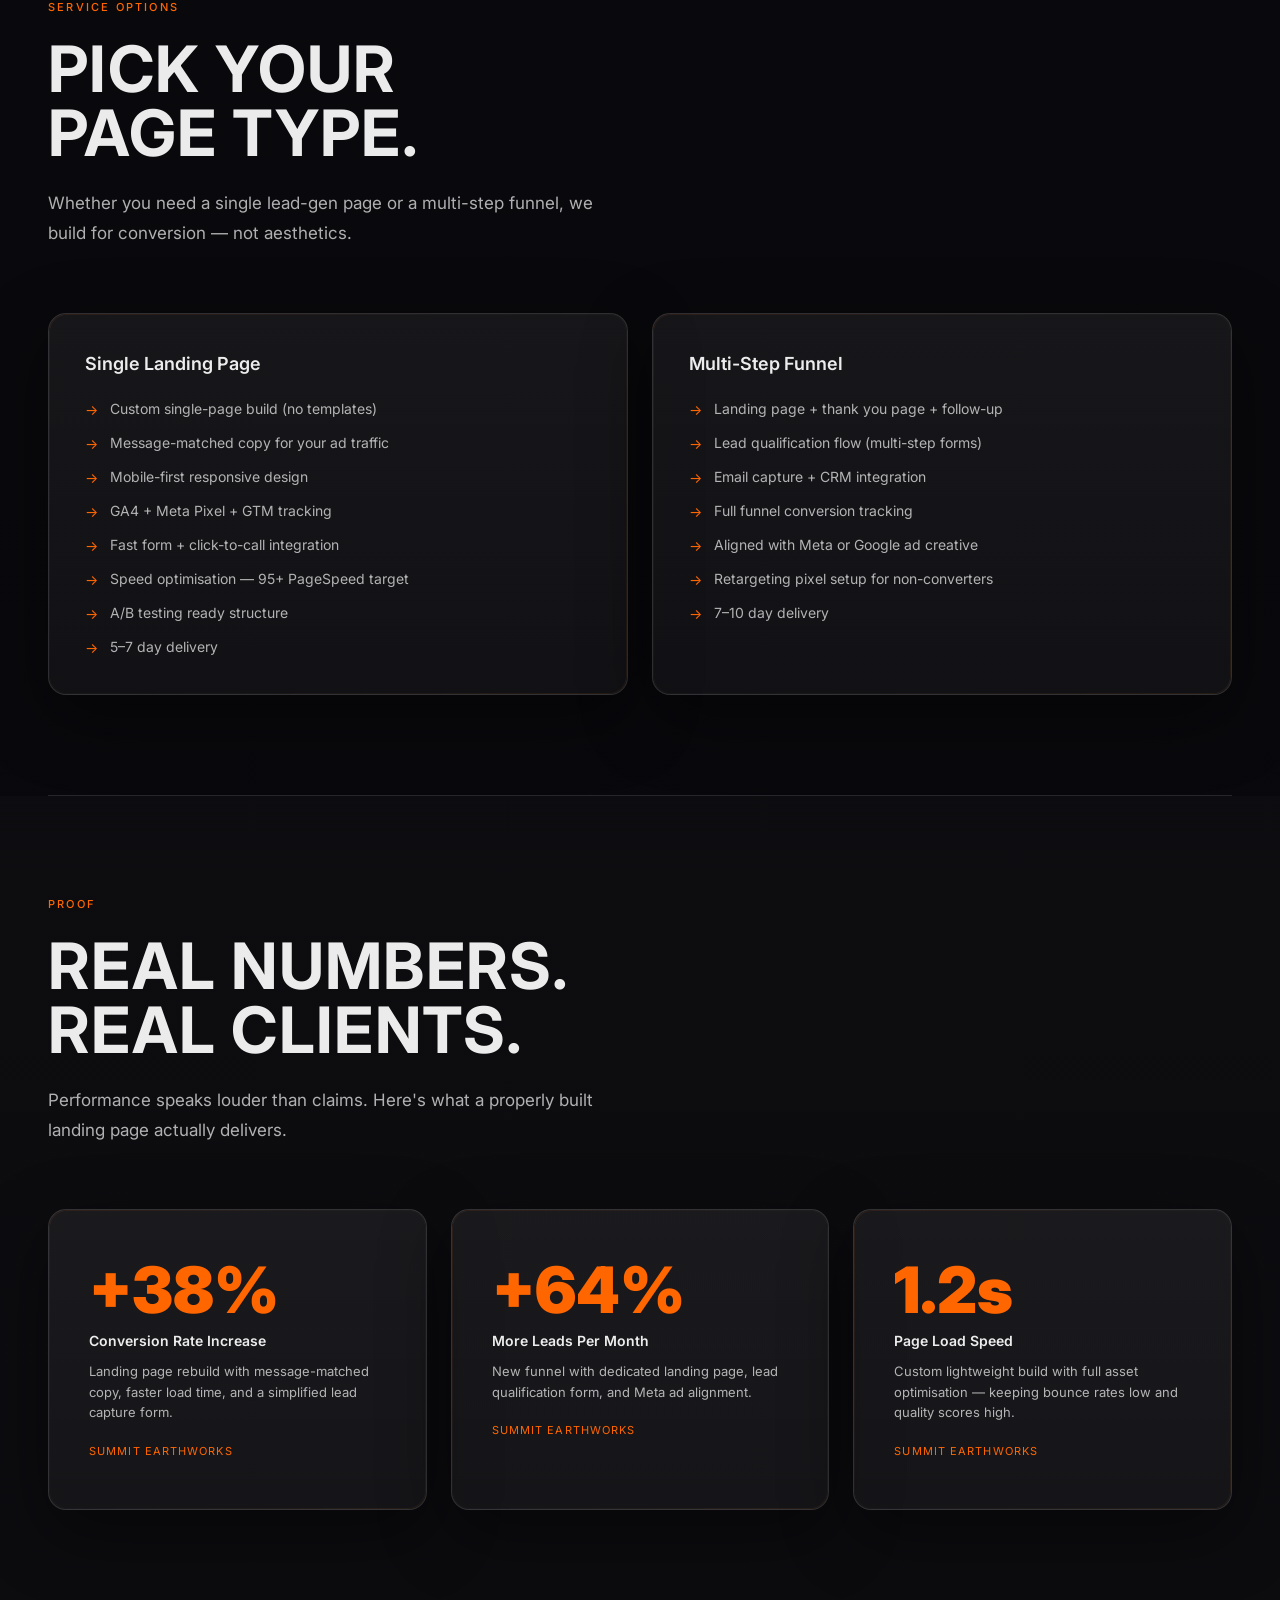
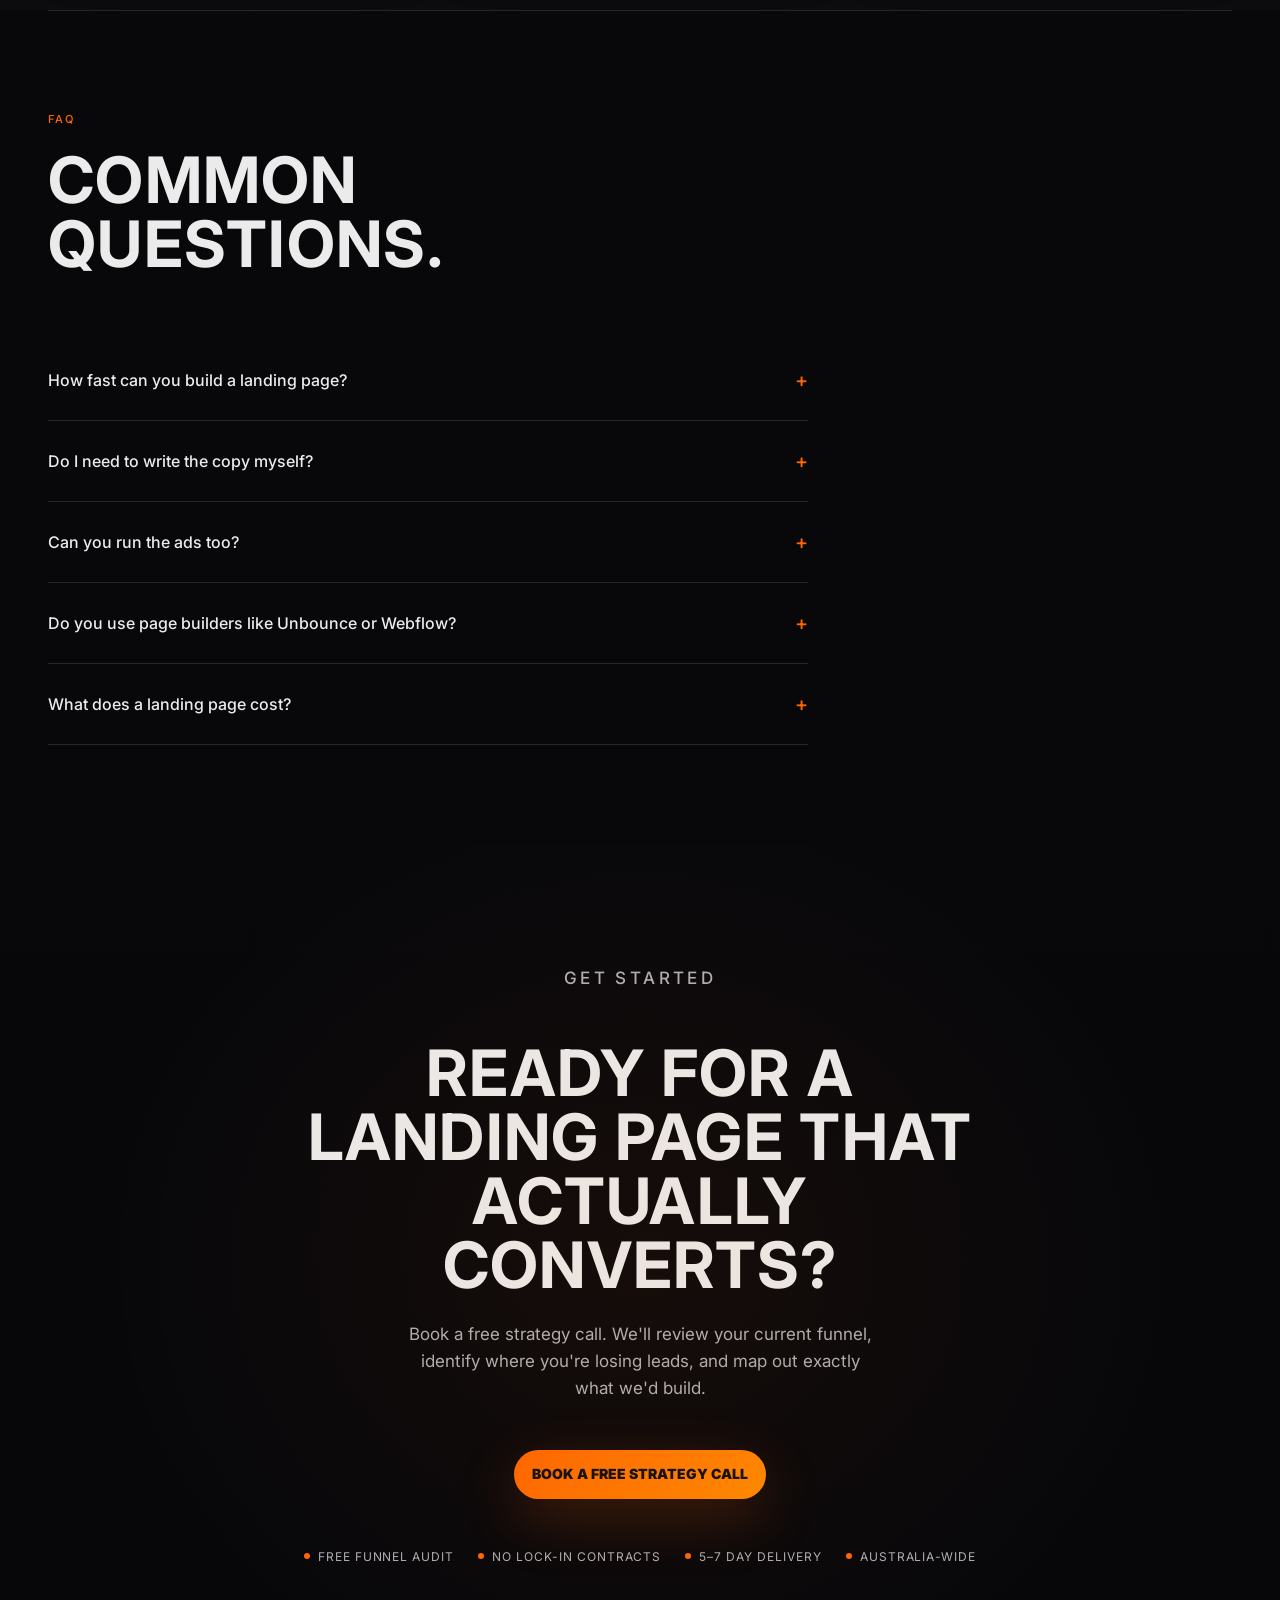
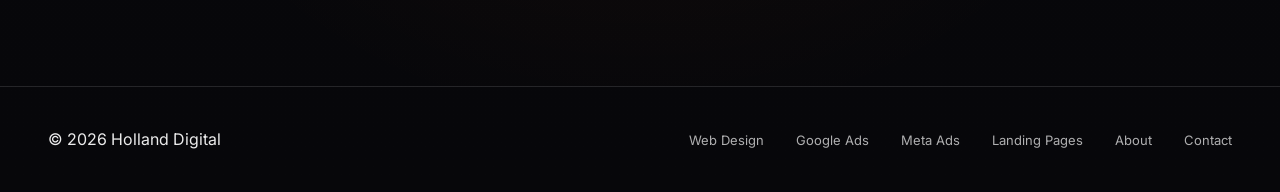
<file: landing-pages/index.html>
<!DOCTYPE html>
<html lang="en-AU">
<head>
  <meta charset="UTF-8">
  <meta name="viewport" content="width=device-width, initial-scale=1.0">

  <!-- SEO Title & Meta -->
  <title>Landing Page Design Australia | Holland Digital</title>
  <meta name="description" content="High-converting landing pages for Australian businesses. Message-matched, fast-loading and built to turn ad traffic into leads. Book a free strategy call.">

  <!-- Open Graph -->
  <meta property="og:title" content="Landing Page Design Australia | Holland Digital">
  <meta property="og:description" content="High-converting landing pages built to turn ad traffic into leads for Australian businesses.">
  <meta property="og:url" content="https://www.holland-digital.com/landing-pages">
  <meta property="og:type" content="website">

  <!-- Canonical -->
  <link rel="canonical" href="https://www.holland-digital.com/landing-pages">
  <meta name="robots" content="index, follow, max-image-preview:large, max-snippet:-1, max-video-preview:-1">
  <meta name="geo.region" content="AU-VIC">
  <meta name="geo.placename" content="Melbourne">
  <link rel="alternate" hreflang="en-AU" href="https://www.holland-digital.com/landing-pages">
  <meta property="og:site_name" content="Holland Digital">
  <meta property="og:locale" content="en_AU">
  <meta property="og:image" content="https://www.holland-digital.com/android-chrome-512x512.png">
  <meta property="og:image:alt" content="Holland Digital — Landing Page Design Australia">
  <meta name="twitter:card" content="summary_large_image">
  <meta name="twitter:title" content="Landing Page Design Australia | Holland Digital">
  <meta name="twitter:description" content="High-converting landing pages for Australian businesses. Message-matched, fast-loading and built to turn ad traffic into leads.">
  <meta name="twitter:image" content="https://www.holland-digital.com/android-chrome-512x512.png">

  <!-- Favicon -->
  <link rel="icon" type="image/x-icon" href="/favicon.ico">
  <link rel="apple-touch-icon" sizes="180x180" href="/apple-touch-icon.png">
  <link rel="icon" type="image/png" sizes="32x32" href="/favicon-32x32.png">
  <link rel="icon" type="image/png" sizes="16x16" href="/favicon-16x16.png">
  <link rel="sitemap" type="application/xml" href="/sitemap.xml">
  <meta name="theme-color" content="#0b0b0f">

  <link rel="preconnect" href="https://fonts.googleapis.com">
  <link rel="preconnect" href="https://fonts.gstatic.com" crossorigin>
  <link href="https://fonts.googleapis.com/css2?family=Inter:wght@300;400;500;600;700;900&display=swap" rel="stylesheet">
  <link rel="stylesheet" href="https://assets.calendly.com/assets/external/widget.css" />

  <style>
    *, *::before, *::after { box-sizing: border-box; margin: 0; padding: 0; }

    :root {
      --bg: #0b0b0f;
      --bg2: #07070a;
      --text: rgba(255,255,255,.92);
      --muted: rgba(255,255,255,.68);
      --orange: #ff6600;
      --orange2: #ff8a00;
      --border: rgba(255,255,255,.12);
      --surface: rgba(255,255,255,.06);
      --surface2: rgba(255,255,255,.04);
      --radius: 18px;
      --shadow: 0 22px 70px rgba(0,0,0,.45);
      --shadowH: 0 34px 110px rgba(0,0,0,.60);
    }

    html { scroll-behavior: smooth; }

    body {
      background: linear-gradient(180deg, var(--bg), var(--bg2));
      color: var(--text);
      font-family: Inter, system-ui, -apple-system, "Segoe UI", Roboto, Arial, sans-serif;
      font-weight: 400;
      line-height: 1.6;
      overflow-x: hidden;
      -webkit-font-smoothing: antialiased;
      min-height: 100vh;
    }

    /* NAV */
    nav {
      position: sticky;
      top: 0;
      z-index: 999;
      width: 100%;
      display: flex;
      align-items: center;
      justify-content: space-between;
      padding: 14px 22px;
      background: rgba(10,10,14,0.72);
      backdrop-filter: blur(14px);
      border-bottom: 1px solid rgba(255,255,255,0.1);
    }

    nav::after {
      content: "";
      position: absolute;
      left: 0; right: 0; bottom: -1px;
      height: 1px;
      background: linear-gradient(90deg, transparent, rgba(255,102,0,0.55), transparent);
      opacity: 0.55;
      pointer-events: none;
    }

    .nav-logo { text-decoration: none; }

    .brand__box {
      display: inline-flex;
      align-items: center;
      font-weight: 1000;
      letter-spacing: -0.6px;
      font-size: 20px;
      color: rgba(255,255,255,0.95);
      border: 1px solid rgba(255,255,255,0.18);
      border-radius: 12px;
      padding: 9px 14px;
    }

    .brand__box span { color: var(--orange); }

    .nav__links {
      display: flex;
      align-items: center;
      gap: 18px;
    }

    .nav__links a {
      font-weight: 900;
      font-size: 14px;
      color: rgba(255,255,255,.88);
      text-decoration: none;
      opacity: .92;
      transition: transform .15s ease, opacity .15s ease;
    }

    .nav__links a:hover { transform: translateY(-1px); opacity: 1; }

    .nav__phone {
      padding: 10px 12px;
      border-radius: 999px;
      border: 1px solid rgba(255,255,255,0.14);
      background: rgba(255,255,255,0.04);
      font-weight: 900;
      font-size: 14px;
      color: rgba(255,255,255,0.88);
    }

    .nav__burger {
      display: none;
      background: transparent;
      border: 0;
      cursor: pointer;
      padding: 4px;
    }

    .nav__burger span {
      display: block;
      width: 24px;
      height: 2px;
      background: rgba(255,255,255,0.85);
      margin: 5px 0;
      border-radius: 2px;
    }

    /* MOBILE MENU */
    .mobile {
      display: none;
      position: fixed;
      inset: 0;
      z-index: 998;
      background: rgba(7,7,10,0.97);
      backdrop-filter: blur(16px);
    }
    .mobile.is-open { display: block; }
    .mobile__panel {
      display: flex;
      flex-direction: column;
      align-items: center;
      justify-content: center;
      height: 100%;
      gap: 28px;
    }
    .mobile__panel a {
      color: var(--text);
      font-size: 22px;
      font-weight: 800;
      text-decoration: none;
    }
    .mobile__panel a.cta {
      background: linear-gradient(135deg, var(--orange), var(--orange2));
      color: #111 !important;
      padding: 14px 32px;
      border-radius: 999px;
      font-size: 15px;
    }

    /* BUTTONS */
    .cta {
      display: inline-flex;
      align-items: center;
      justify-content: center;
      gap: 10px;
      padding: 13px 18px;
      border-radius: 999px;
      font-weight: 900;
      font-size: 14px;
      text-decoration: none;
      transition: transform 0.16s, box-shadow 0.16s;
      background: linear-gradient(135deg, var(--orange), var(--orange2));
      border: 0;
      box-shadow: rgba(255,102,0,0.22) 0px 18px 60px;
      color: #111 !important;
      cursor: pointer;
      font-family: Inter, system-ui, sans-serif;
    }
    .cta:hover { transform: translateY(-2px); box-shadow: rgba(255,102,0,0.3) 0px 24px 72px; }

    .btn-ghost {
      display: inline-flex;
      align-items: center;
      gap: 8px;
      color: var(--muted);
      font-size: 13px;
      font-weight: 500;
      letter-spacing: 0.06em;
      text-decoration: none;
      transition: color 0.2s;
    }
    .btn-ghost:hover { color: var(--text); }

    /* HERO */
    .hero {
      min-height: 100vh;
      display: flex;
      flex-direction: column;
      justify-content: flex-end;
      padding: 0 48px 80px;
      position: relative;
      overflow: hidden;
    }

    .hero-bg {
      position: absolute;
      inset: 0;
      background:
        radial-gradient(900px 520px at 18% 10%, rgba(255,102,0,0.16), transparent 62%),
        radial-gradient(900px 520px at 86% 35%, rgba(255,138,0,0.10), transparent 68%);
      pointer-events: none;
    }

    .hero-eyebrow {
      font-size: 12px;
      font-weight: 500;
      letter-spacing: 0.2em;
      text-transform: uppercase;
      color: var(--orange);
      margin-bottom: 24px;
    }

    .hero h1 {
      font-size: clamp(72px, 10vw, 140px);
      line-height: 0.92;
      letter-spacing: 0.01em;
      text-transform: uppercase;
      max-width: 900px;
      margin-bottom: 36px;
    }

    .hero h1 em { font-style: normal; color: var(--orange); }

    .hero-sub {
      font-size: 18px;
      color: var(--muted);
      max-width: 520px;
      margin-bottom: 48px;
      font-weight: 300;
      line-height: 1.7;
    }

    .hero-actions { display: flex; gap: 16px; align-items: center; }

    .hero-stats {
      position: absolute;
      top: 50%;
      right: 48px;
      transform: translateY(-50%);
      display: flex;
      flex-direction: column;
      gap: 40px;
    }

    .hero-stat { text-align: right; }

    .hero-stat-num {
      font-size: 52px;
      font-weight: 1000;
      line-height: 1;
      color: var(--text);
    }

    .hero-stat-num span { color: var(--orange); }

    .hero-stat-label {
      font-size: 11px;
      color: var(--muted);
      letter-spacing: 0.1em;
      text-transform: uppercase;
      margin-top: 4px;
    }

    /* SECTIONS */
    section { padding: 100px 48px; }

    .section-label {
      font-size: 11px;
      font-weight: 500;
      letter-spacing: 0.2em;
      text-transform: uppercase;
      color: var(--orange);
      margin-bottom: 20px;
    }

    h2 {
      font-size: clamp(42px, 5vw, 72px);
      line-height: 1;
      text-transform: uppercase;
      letter-spacing: 0.02em;
      margin-bottom: 24px;
      color: var(--text);
    }

    .section-intro {
      font-size: 17px;
      color: var(--muted);
      max-width: 560px;
      line-height: 1.75;
    }

    /* DIVIDER */
    .divider { height: 1px; background: var(--border); margin: 0 48px; }

    /* WHAT YOU GET */
    .what-grid {
      display: grid;
      grid-template-columns: repeat(3, 1fr);
      gap: 16px;
      margin-top: 64px;
    }

    .what-item {
      border-radius: var(--radius);
      background: linear-gradient(180deg, var(--surface), var(--surface2));
      border: 1px solid var(--border);
      box-shadow: var(--shadow);
      padding: 32px 28px;
      position: relative;
      overflow: hidden;
      transition: transform 0.18s, box-shadow 0.18s, border-color 0.18s;
    }

    .what-item::after {
      content: "";
      position: absolute;
      inset: 0;
      border-radius: inherit;
      padding: 1px;
      background: linear-gradient(135deg, rgba(255,102,0,0.55), rgba(255,255,255,0.1), rgba(255,138,0,0.45));
      mask: linear-gradient(#000 0, #000 0) content-box exclude, linear-gradient(#000 0, #000 0);
      opacity: 0.18;
      pointer-events: none;
      transition: opacity 0.18s;
    }

    .what-item:hover {
      transform: translateY(-6px);
      border-color: rgba(255,102,0,0.35);
      box-shadow: var(--shadowH);
    }

    .what-item:hover::after { opacity: 0.45; }

    .what-num {
      font-size: 48px;
      font-weight: 1000;
      color: var(--border);
      line-height: 1;
      margin-bottom: 20px;
    }

    .what-title {
      font-size: 16px;
      font-weight: 600;
      margin-bottom: 10px;
      color: var(--text);
    }

    .what-desc {
      font-size: 14px;
      color: var(--muted);
      line-height: 1.7;
    }

    /* PROCESS */
    .process-section { background: rgba(255,255,255,0.015); }

    .process-steps {
      margin-top: 64px;
      display: flex;
      flex-direction: column;
    }

    .process-step {
      display: grid;
      grid-template-columns: 80px 1fr 1fr;
      gap: 40px;
      align-items: start;
      padding: 40px 0;
      border-bottom: 1px solid var(--border);
    }

    .process-step:last-child { border-bottom: none; }

    .step-num {
      font-size: 56px;
      font-weight: 1000;
      color: var(--border);
      line-height: 1;
    }

    .step-title {
      font-size: 22px;
      font-weight: 500;
      padding-top: 8px;
      color: var(--text);
    }

    .step-desc {
      font-size: 15px;
      color: var(--muted);
      line-height: 1.75;
      padding-top: 8px;
    }

    /* INCLUDED */
    .included-grid {
      display: grid;
      grid-template-columns: 1fr 1fr;
      gap: 24px;
      margin-top: 64px;
    }

    .included-card {
      border-radius: var(--radius);
      background: linear-gradient(180deg, var(--surface), var(--surface2));
      border: 1px solid var(--border);
      box-shadow: var(--shadow);
      padding: 36px;
      position: relative;
      overflow: hidden;
      transition: transform 0.18s, box-shadow 0.18s, border-color 0.18s;
    }

    .included-card::after {
      content: "";
      position: absolute;
      inset: 0;
      border-radius: inherit;
      padding: 1px;
      background: linear-gradient(135deg, rgba(255,102,0,0.55), rgba(255,255,255,0.1), rgba(255,138,0,0.45));
      mask: linear-gradient(#000 0, #000 0) content-box exclude, linear-gradient(#000 0, #000 0);
      opacity: 0.18;
      pointer-events: none;
      transition: opacity 0.18s;
    }

    .included-card:hover {
      transform: translateY(-6px);
      border-color: rgba(255,102,0,0.35);
      box-shadow: var(--shadowH);
    }

    .included-card:hover::after { opacity: 0.45; }

    .included-card h3 {
      font-size: 18px;
      font-weight: 600;
      margin-bottom: 20px;
      color: var(--text);
    }

    .included-list {
      list-style: none;
      display: flex;
      flex-direction: column;
      gap: 12px;
    }

    .included-list li {
      font-size: 14px;
      color: var(--muted);
      display: flex;
      align-items: flex-start;
      gap: 12px;
      line-height: 1.5;
    }

    .included-list li::before {
      content: '→';
      color: var(--orange);
      flex-shrink: 0;
      margin-top: 1px;
    }

    /* RESULTS */
    .results-section { background: rgba(255,255,255,0.015); }

    .results-grid {
      display: grid;
      grid-template-columns: repeat(3, 1fr);
      gap: 24px;
      margin-top: 64px;
    }

    .result-card {
      border-radius: var(--radius);
      background: linear-gradient(180deg, var(--surface), var(--surface2));
      border: 1px solid var(--border);
      box-shadow: var(--shadow);
      padding: 48px 40px;
      position: relative;
      overflow: hidden;
      transition: transform 0.18s, box-shadow 0.18s, border-color 0.18s;
    }

    .result-card::after {
      content: "";
      position: absolute;
      inset: 0;
      border-radius: inherit;
      padding: 1px;
      background: linear-gradient(135deg, rgba(255,102,0,0.55), rgba(255,255,255,0.1), rgba(255,138,0,0.45));
      mask: linear-gradient(#000 0, #000 0) content-box exclude, linear-gradient(#000 0, #000 0);
      opacity: 0.18;
      pointer-events: none;
      transition: opacity 0.18s;
    }

    .result-card:hover {
      transform: translateY(-6px);
      border-color: rgba(255,102,0,0.35);
      box-shadow: var(--shadowH);
    }

    .result-card:hover::after { opacity: 0.45; }

    .result-metric {
      font-size: 64px;
      font-weight: 1000;
      color: var(--orange);
      line-height: 1;
      margin-bottom: 8px;
    }

    .result-label {
      font-size: 14px;
      font-weight: 600;
      margin-bottom: 8px;
      color: var(--text);
    }

    .result-context {
      font-size: 13px;
      color: var(--muted);
      line-height: 1.6;
    }

    .result-client {
      font-size: 11px;
      color: var(--orange);
      letter-spacing: 0.1em;
      text-transform: uppercase;
      margin-top: 20px;
    }

    /* FAQ */
    .faq-list {
      margin-top: 64px;
      max-width: 760px;
    }

    .faq-item { border-bottom: 1px solid var(--border); }

    .faq-q {
      width: 100%;
      background: none;
      border: none;
      color: var(--text);
      font-family: Inter, system-ui, sans-serif;
      font-size: 16px;
      font-weight: 500;
      text-align: left;
      padding: 28px 0;
      cursor: pointer;
      display: flex;
      justify-content: space-between;
      align-items: center;
      gap: 24px;
    }

    .faq-q .icon {
      color: var(--orange);
      font-size: 20px;
      flex-shrink: 0;
      transition: transform 0.3s;
    }

    .faq-item.open .faq-q .icon { transform: rotate(45deg); }

    .faq-a {
      font-size: 15px;
      color: var(--muted);
      line-height: 1.75;
      max-height: 0;
      overflow: hidden;
      transition: max-height 0.4s ease, padding 0.3s;
    }

    .faq-item.open .faq-a {
      max-height: 300px;
      padding-bottom: 28px;
    }

    /* CTA */
    .cta-section {
      text-align: center;
      padding: 120px 48px;
      position: relative;
      overflow: hidden;
    }

    .cta-section::before {
      content: '';
      position: absolute;
      inset: 0;
      background: radial-gradient(ellipse 60% 80% at 50% 50%, rgba(255,102,0,0.06) 0%, transparent 70%);
    }

    .cta-section h2 { max-width: 700px; margin: 0 auto 24px; }

    .cta-section p {
      font-size: 17px;
      color: var(--muted);
      max-width: 480px;
      margin: 0 auto 48px;
    }

    .cta-badges {
      display: flex;
      gap: 24px;
      justify-content: center;
      margin-top: 48px;
      flex-wrap: wrap;
    }

    .badge {
      font-size: 12px;
      color: var(--muted);
      letter-spacing: 0.08em;
      text-transform: uppercase;
      display: flex;
      align-items: center;
      gap: 8px;
    }

    .badge::before {
      content: '';
      width: 6px;
      height: 6px;
      border-radius: 50%;
      background: var(--orange);
      flex-shrink: 0;
    }

    /* FOOTER */
    footer {
      border-top: 1px solid var(--border);
      padding: 40px 48px;
      display: flex;
      justify-content: space-between;
      align-items: center;
    }

    .footer-links {
      display: flex;
      gap: 32px;
      list-style: none;
    }

    .footer-links a {
      font-size: 13px;
      color: var(--muted);
      text-decoration: none;
      transition: color 0.2s;
    }

    .footer-links a:hover { color: var(--text); }

    /* ANIMATIONS */
    @keyframes fadeUp {
      from { opacity: 0; transform: translateY(30px); }
      to { opacity: 1; transform: translateY(0); }
    }

    .hero-eyebrow { animation: fadeUp 0.8s ease both; }
    .hero h1 { animation: fadeUp 0.8s ease both; animation-delay: 0.1s; }
    .hero-sub { animation: fadeUp 0.8s ease both; animation-delay: 0.2s; }
    .hero-actions { animation: fadeUp 0.8s ease both; animation-delay: 0.3s; }

    /* MOBILE */
    @media (max-width: 768px) {
      .nav__links { display: none; }
      .nav__burger { display: block; }
      section { padding: 72px 24px; }
      .hero { padding: 0 24px 72px; }
      .hero-stats { display: none; }
      .what-grid { grid-template-columns: 1fr; }
      .included-grid { grid-template-columns: 1fr; }
      .results-grid { grid-template-columns: 1fr; }
      .process-step { grid-template-columns: 60px 1fr; }
      .step-desc { grid-column: 2; }
      .divider { margin: 0 24px; }
      footer { flex-direction: column; gap: 24px; text-align: center; }
      .footer-links { flex-wrap: wrap; justify-content: center; }
    }
  </style>
  <script type="application/ld+json">
  {
    "@context": "https://schema.org",
    "@graph": [
      {
        "@type": "WebPage",
        "@id": "https://www.holland-digital.com/landing-pages#webpage",
        "url": "https://www.holland-digital.com/landing-pages",
        "name": "Landing Page Design Australia | Holland Digital",
        "description": "High-converting landing pages for Australian businesses. Message-matched, fast-loading and built to turn ad traffic into leads.",
        "isPartOf": { "@id": "https://www.holland-digital.com/#website" },
        "about": { "@id": "https://www.holland-digital.com/landing-pages#service" },
        "inLanguage": "en-AU"
      },
      {
        "@type": "Service",
        "@id": "https://www.holland-digital.com/landing-pages#service",
        "name": "Landing Page Design Australia",
        "serviceType": "Landing Page Design",
        "provider": { "@id": "https://www.holland-digital.com/#organization" },
        "areaServed": { "@type": "Country", "name": "Australia" },
        "description": "High-converting landing pages for paid traffic. Message-matched to ad creative, fast-loading, custom code. Live in 5–10 days.",
        "url": "https://www.holland-digital.com/landing-pages"
      },
      {
        "@type": "BreadcrumbList",
        "itemListElement": [
          { "@type": "ListItem", "position": 1, "name": "Home", "item": "https://www.holland-digital.com/" },
          { "@type": "ListItem", "position": 2, "name": "Landing Pages", "item": "https://www.holland-digital.com/landing-pages" }
        ]
      },
      {
        "@type": "FAQPage",
        "mainEntity": [
          { "@type": "Question", "name": "How fast can you build a landing page?", "acceptedAnswer": { "@type": "Answer", "text": "Most single landing pages go live within 5–7 days. Multi-step funnels take 7–10 days." } },
          { "@type": "Question", "name": "Do I need to write the copy myself?", "acceptedAnswer": { "@type": "Answer", "text": "No. We write the copy based on your offer and audience, matched to your ad creative." } },
          { "@type": "Question", "name": "Can you run the ads too?", "acceptedAnswer": { "@type": "Answer", "text": "Yes — we build the landing page and manage Meta or Google ads together for aligned copy, creative, and page." } },
          { "@type": "Question", "name": "Do you use page builders like Unbounce or Webflow?", "acceptedAnswer": { "@type": "Answer", "text": "No. We build custom — clean, fast code you own outright with no monthly platform fees." } },
          { "@type": "Question", "name": "What does a landing page cost?", "acceptedAnswer": { "@type": "Answer", "text": "Pricing depends on complexity. Book a strategy call for a clear number within 24 hours." } }
        ]
      }
    ]
  }
  </script>
</head>
<body>

  <!-- NAV -->
  <nav>
    <a href="/" class="nav-logo" aria-label="Holland Digital Home">
      <span class="brand__box">Holland<span>Digital</span></span>
    </a>
    <div class="nav__links">
      <a href="/web-design">Web Design</a>
      <a href="/google-ads">Google Ads</a>
      <a href="/meta-ads">Meta Ads</a>
      <a href="/landing-pages">Landing Pages</a>
      <a href="/about">About</a>
      <a href="tel:0448359099" class="nav__phone">0448 359 099</a>
      <a href="#" class="cta js-calendly">BOOK A STRATEGY CALL</a>
    </div>
    <button class="nav__burger" aria-label="Open menu" aria-expanded="false">
      <span></span><span></span><span></span>
    </button>
  </nav>

  <!-- MOBILE MENU -->
  <div class="mobile" data-mobile>
    <div class="mobile__panel">
      <a href="/web-design">Web Design</a>
      <a href="/google-ads">Google Ads</a>
      <a href="/meta-ads">Meta Ads</a>
      <a href="/landing-pages">Landing Pages</a>
      <a href="/about">About</a>
      <a href="tel:0448359099">Call: 0448 359 099</a>
      <a href="#" class="cta js-calendly">BOOK A STRATEGY CALL</a>
    </div>
  </div>

  <!-- HERO -->
  <section class="hero">
    <div class="hero-bg"></div>
    <p class="hero-eyebrow">Landing Pages & Funnels Australia</p>
    <h1>Pages Built to<br><em>Turn Clicks<br>Into Leads.</em></h1>
    <p class="hero-sub">Your ads are driving traffic. Are your landing pages converting it? We build message-matched, fast-loading pages engineered to turn every click into an enquiry or sale.</p>
    <div class="hero-actions">
      <a href="#" class="cta js-calendly">BOOK A STRATEGY CALL</a>
      <a href="#results" class="btn-ghost">SEE RESULTS →</a>
    </div>
    <div class="hero-stats">
      <div class="hero-stat">
        <div class="hero-stat-num">+<span>38</span>%</div>
        <div class="hero-stat-label">Avg Conversion Lift</div>
      </div>
      <div class="hero-stat">
        <div class="hero-stat-num"><span>5</span>–7</div>
        <div class="hero-stat-label">Day Delivery</div>
      </div>
      <div class="hero-stat">
        <div class="hero-stat-num"><span>95</span>+</div>
        <div class="hero-stat-label">PageSpeed Score</div>
      </div>
    </div>
  </section>

  <div class="divider"></div>

  <!-- WHAT YOU GET -->
  <section>
    <p class="section-label">What's Included</p>
    <h2>Every Page.<br>Every Time.</h2>
    <p class="section-intro">No templates. No drag-and-drop builders. Every landing page is custom-built with one job: converting your ad traffic into real leads.</p>

    <div class="what-grid">
      <div class="what-item">
        <div class="what-num">01</div>
        <div class="what-title">Message-Match Copy</div>
        <div class="what-desc">Your page copy mirrors your ad headlines exactly — so visitors land and immediately feel they're in the right place.</div>
      </div>
      <div class="what-item">
        <div class="what-num">02</div>
        <div class="what-title">Mobile-First Build</div>
        <div class="what-desc">Over 70% of ad traffic lands on mobile. Every page is built mobile-first so your conversion rate doesn't drop on small screens.</div>
      </div>
      <div class="what-item">
        <div class="what-num">03</div>
        <div class="what-title">Speed Optimisation</div>
        <div class="what-desc">Every second of load time kills conversions. We target 95+ PageSpeed scores so your traffic actually sticks around.</div>
      </div>
      <div class="what-item">
        <div class="what-num">04</div>
        <div class="what-title">Full Tracking Setup</div>
        <div class="what-desc">GA4, Meta Pixel, Google Tag Manager, and form submission events configured so every lead is tracked back to its source.</div>
      </div>
      <div class="what-item">
        <div class="what-num">05</div>
        <div class="what-title">Fast Forms & Click-to-Call</div>
        <div class="what-desc">Short, friction-free forms and prominent click-to-call buttons placed at every point a visitor is ready to convert.</div>
      </div>
      <div class="what-item">
        <div class="what-num">06</div>
        <div class="what-title">A/B Testing Ready</div>
        <div class="what-desc">Pages are structured so you can test headlines, CTAs, and layouts — so your conversion rate keeps improving over time.</div>
      </div>
    </div>
  </section>

  <div class="divider"></div>

  <!-- PROCESS -->
  <section class="process-section">
    <p class="section-label">How It Works</p>
    <h2>Live in<br>5–7 Days.</h2>
    <p class="section-intro">A tight, fast process — from strategy call to live page in under a week. No back-and-forth, no delays.</p>

    <div class="process-steps">
      <div class="process-step">
        <div class="step-num">01</div>
        <div class="step-title">Brief & Strategy</div>
        <div class="step-desc">We map your offer, your audience, your ad traffic source, and the single action you want visitors to take. Everything flows from this.</div>
      </div>
      <div class="process-step">
        <div class="step-num">02</div>
        <div class="step-title">Copy & Build</div>
        <div class="step-desc">Wireframe, copy structure, and full custom build — done in parallel. Message-matched to your exact ad creative. One revision round included.</div>
      </div>
      <div class="process-step">
        <div class="step-num">03</div>
        <div class="step-title">Tracking & QA</div>
        <div class="step-desc">Every form submission, pixel fire, and conversion event is tested before launch. You go live knowing every lead will be captured.</div>
      </div>
      <div class="process-step">
        <div class="step-num">04</div>
        <div class="step-title">Launch & Iterate</div>
        <div class="step-desc">Go live and start converting. On retainer, we keep testing, tweaking, and improving your page based on real conversion data.</div>
      </div>
    </div>
  </section>

  <div class="divider"></div>

  <!-- INCLUDED PACKAGES -->
  <section>
    <p class="section-label">Service Options</p>
    <h2>Pick Your<br>Page Type.</h2>
    <p class="section-intro">Whether you need a single lead-gen page or a multi-step funnel, we build for conversion — not aesthetics.</p>

    <div class="included-grid">
      <div class="included-card">
        <h3>Single Landing Page</h3>
        <ul class="included-list">
          <li>Custom single-page build (no templates)</li>
          <li>Message-matched copy for your ad traffic</li>
          <li>Mobile-first responsive design</li>
          <li>GA4 + Meta Pixel + GTM tracking</li>
          <li>Fast form + click-to-call integration</li>
          <li>Speed optimisation — 95+ PageSpeed target</li>
          <li>A/B testing ready structure</li>
          <li>5–7 day delivery</li>
        </ul>
      </div>
      <div class="included-card">
        <h3>Multi-Step Funnel</h3>
        <ul class="included-list">
          <li>Landing page + thank you page + follow-up</li>
          <li>Lead qualification flow (multi-step forms)</li>
          <li>Email capture + CRM integration</li>
          <li>Full funnel conversion tracking</li>
          <li>Aligned with Meta or Google ad creative</li>
          <li>Retargeting pixel setup for non-converters</li>
          <li>7–10 day delivery</li>
        </ul>
      </div>
    </div>
  </section>

  <div class="divider"></div>

  <!-- RESULTS -->
  <section class="results-section" id="results">
    <p class="section-label">Proof</p>
    <h2>Real Numbers.<br>Real Clients.</h2>
    <p class="section-intro">Performance speaks louder than claims. Here's what a properly built landing page actually delivers.</p>

    <div class="results-grid">
      <div class="result-card">
        <div class="result-metric">+38%</div>
        <div class="result-label">Conversion Rate Increase</div>
        <div class="result-context">Landing page rebuild with message-matched copy, faster load time, and a simplified lead capture form.</div>
        <div class="result-client">Summit Earthworks</div>
      </div>
      <div class="result-card">
        <div class="result-metric">+64%</div>
        <div class="result-label">More Leads Per Month</div>
        <div class="result-context">New funnel with dedicated landing page, lead qualification form, and Meta ad alignment.</div>
        <div class="result-client">Summit Earthworks</div>
      </div>
      <div class="result-card">
        <div class="result-metric">1.2s</div>
        <div class="result-label">Page Load Speed</div>
        <div class="result-context">Custom lightweight build with full asset optimisation — keeping bounce rates low and quality scores high.</div>
        <div class="result-client">Summit Earthworks</div>
      </div>
    </div>
  </section>

  <div class="divider"></div>

  <!-- FAQ -->
  <section>
    <p class="section-label">FAQ</p>
    <h2>Common<br>Questions.</h2>

    <div class="faq-list">
      <div class="faq-item">
        <button class="faq-q">How fast can you build a landing page? <span class="icon">+</span></button>
        <div class="faq-a">Most single landing pages go live within 5–7 days. Multi-step funnels take 7–10 days. Speed depends on how quickly you can approve copy and design.</div>
      </div>
      <div class="faq-item">
        <button class="faq-q">Do I need to write the copy myself? <span class="icon">+</span></button>
        <div class="faq-a">No. We write the copy based on your offer and audience. You provide the business details and we handle the rest — including making sure it matches your ad creative.</div>
      </div>
      <div class="faq-item">
        <button class="faq-q">Can you run the ads too? <span class="icon">+</span></button>
        <div class="faq-a">Yes — and this is where results compound. We build the landing page and manage the Meta or Google ads together, so the copy, creative, and page are perfectly aligned from day one.</div>
      </div>
      <div class="faq-item">
        <button class="faq-q">Do you use page builders like Unbounce or Webflow? <span class="icon">+</span></button>
        <div class="faq-a">No. We build custom — clean, fast code you own outright. No monthly platform fees, no template limitations, and no performance compromises from bloated builders.</div>
      </div>
      <div class="faq-item">
        <button class="faq-q">What does a landing page cost? <span class="icon">+</span></button>
        <div class="faq-a">Pricing depends on complexity. Book a strategy call and we'll give you a clear number within 24 hours — no vague ranges, just a straight answer based on your specific needs.</div>
      </div>
    </div>
  </section>

  <!-- CTA -->
  <section class="cta-section">
    <p class="section-label">Get Started</p>
    <h2>Ready for a Landing Page That Actually Converts?</h2>
    <p>Book a free strategy call. We'll review your current funnel, identify where you're losing leads, and map out exactly what we'd build.</p>
    <a href="#" class="cta js-calendly">BOOK A FREE STRATEGY CALL</a>
    <div class="cta-badges">
      <span class="badge">Free funnel audit</span>
      <span class="badge">No lock-in contracts</span>
      <span class="badge">5–7 day delivery</span>
      <span class="badge">Australia-wide</span>
    </div>
  </section>

  <!-- FOOTER -->
  <footer>
    <div class="footer-left">© <span id="y"></span> Holland Digital</div>
    <ul class="footer-links">
      <li><a href="/web-design">Web Design</a></li>
      <li><a href="/google-ads">Google Ads</a></li>
      <li><a href="/meta-ads">Meta Ads</a></li>
      <li><a href="/landing-pages">Landing Pages</a></li>
      <li><a href="/about">About</a></li>
      <li><a href="/#contact">Contact</a></li>
    </ul>
  </footer>

  <script>
    document.getElementById('y').textContent = new Date().getFullYear();

    document.querySelectorAll('.faq-q').forEach(btn => {
      btn.addEventListener('click', () => {
        const item = btn.parentElement;
        const isOpen = item.classList.contains('open');
        document.querySelectorAll('.faq-item').forEach(i => i.classList.remove('open'));
        if (!isOpen) item.classList.add('open');
      });
    });

    const burger = document.querySelector('.nav__burger');
    const mobile = document.querySelector('[data-mobile]');
    if (burger && mobile) {
      burger.addEventListener('click', () => {
        const open = mobile.classList.toggle('is-open');
        burger.setAttribute('aria-expanded', open ? 'true' : 'false');
      });
      mobile.addEventListener('click', (e) => {
        if (e.target === mobile) {
          mobile.classList.remove('is-open');
          burger.setAttribute('aria-expanded', 'false');
        }
      });
      mobile.querySelectorAll('a').forEach(a => {
        a.addEventListener('click', () => {
          mobile.classList.remove('is-open');
          burger.setAttribute('aria-expanded', 'false');
        });
      });
    }

    const CALENDLY_URL = 'https://calendly.com/holland-digital-ywaf/30min';

    function loadCalendly() {
      return new Promise((resolve) => {
        if (window.Calendly) return resolve(true);
        const existing = document.querySelector('script[data-calendly="true"]');
        if (existing) {
          existing.addEventListener('load', () => resolve(true));
          existing.addEventListener('error', () => resolve(false));
          return;
        }
        const s = document.createElement('script');
        s.src = 'https://assets.calendly.com/assets/external/widget.js';
        s.async = true;
        s.dataset.calendly = 'true';
        s.onload = () => resolve(true);
        s.onerror = () => resolve(false);
        document.body.appendChild(s);
      });
    }

    document.querySelectorAll('.js-calendly').forEach((btn) => {
      btn.addEventListener('click', async (e) => {
        e.preventDefault();
        const ok = await loadCalendly();
        if (ok && window.Calendly) {
          window.Calendly.initPopupWidget({ url: CALENDLY_URL });
        } else {
          window.open(CALENDLY_URL, '_blank', 'noopener');
        }
      });
    });
  </script>
</body>
</html>
</file>
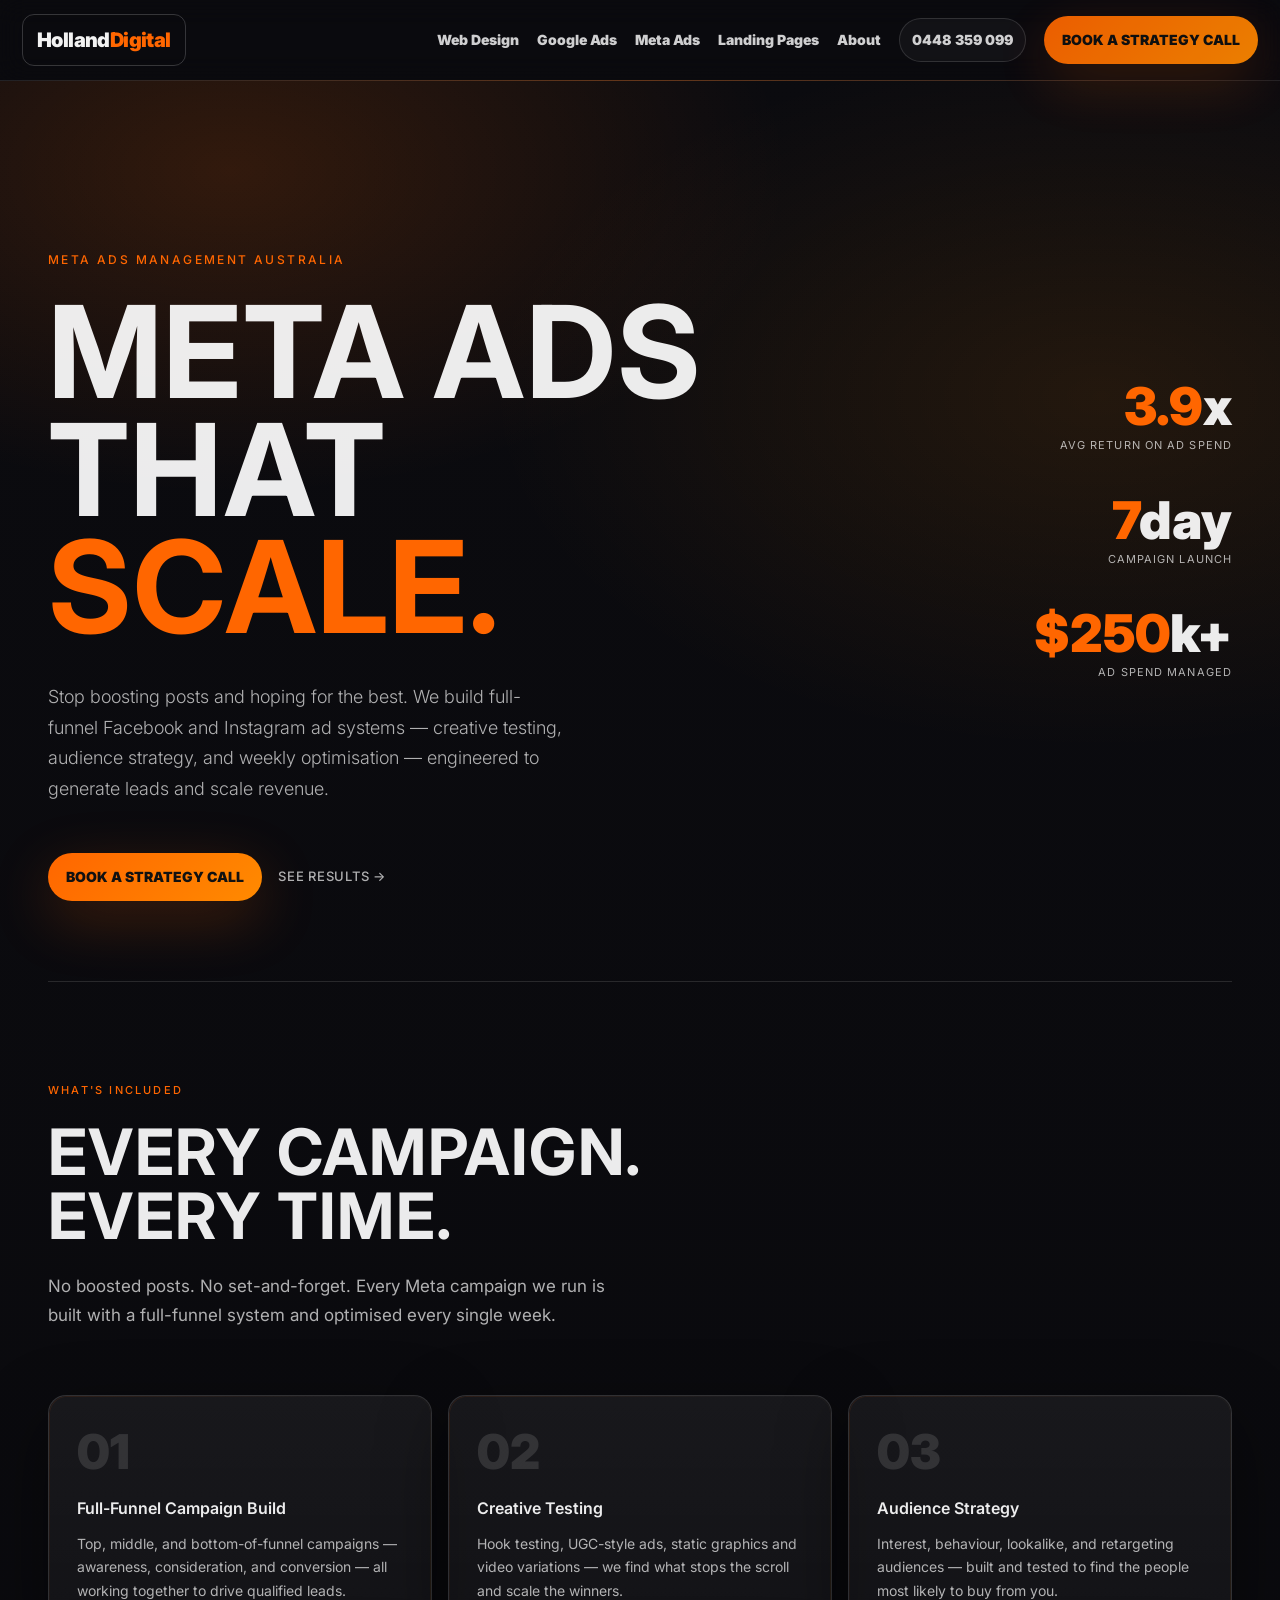
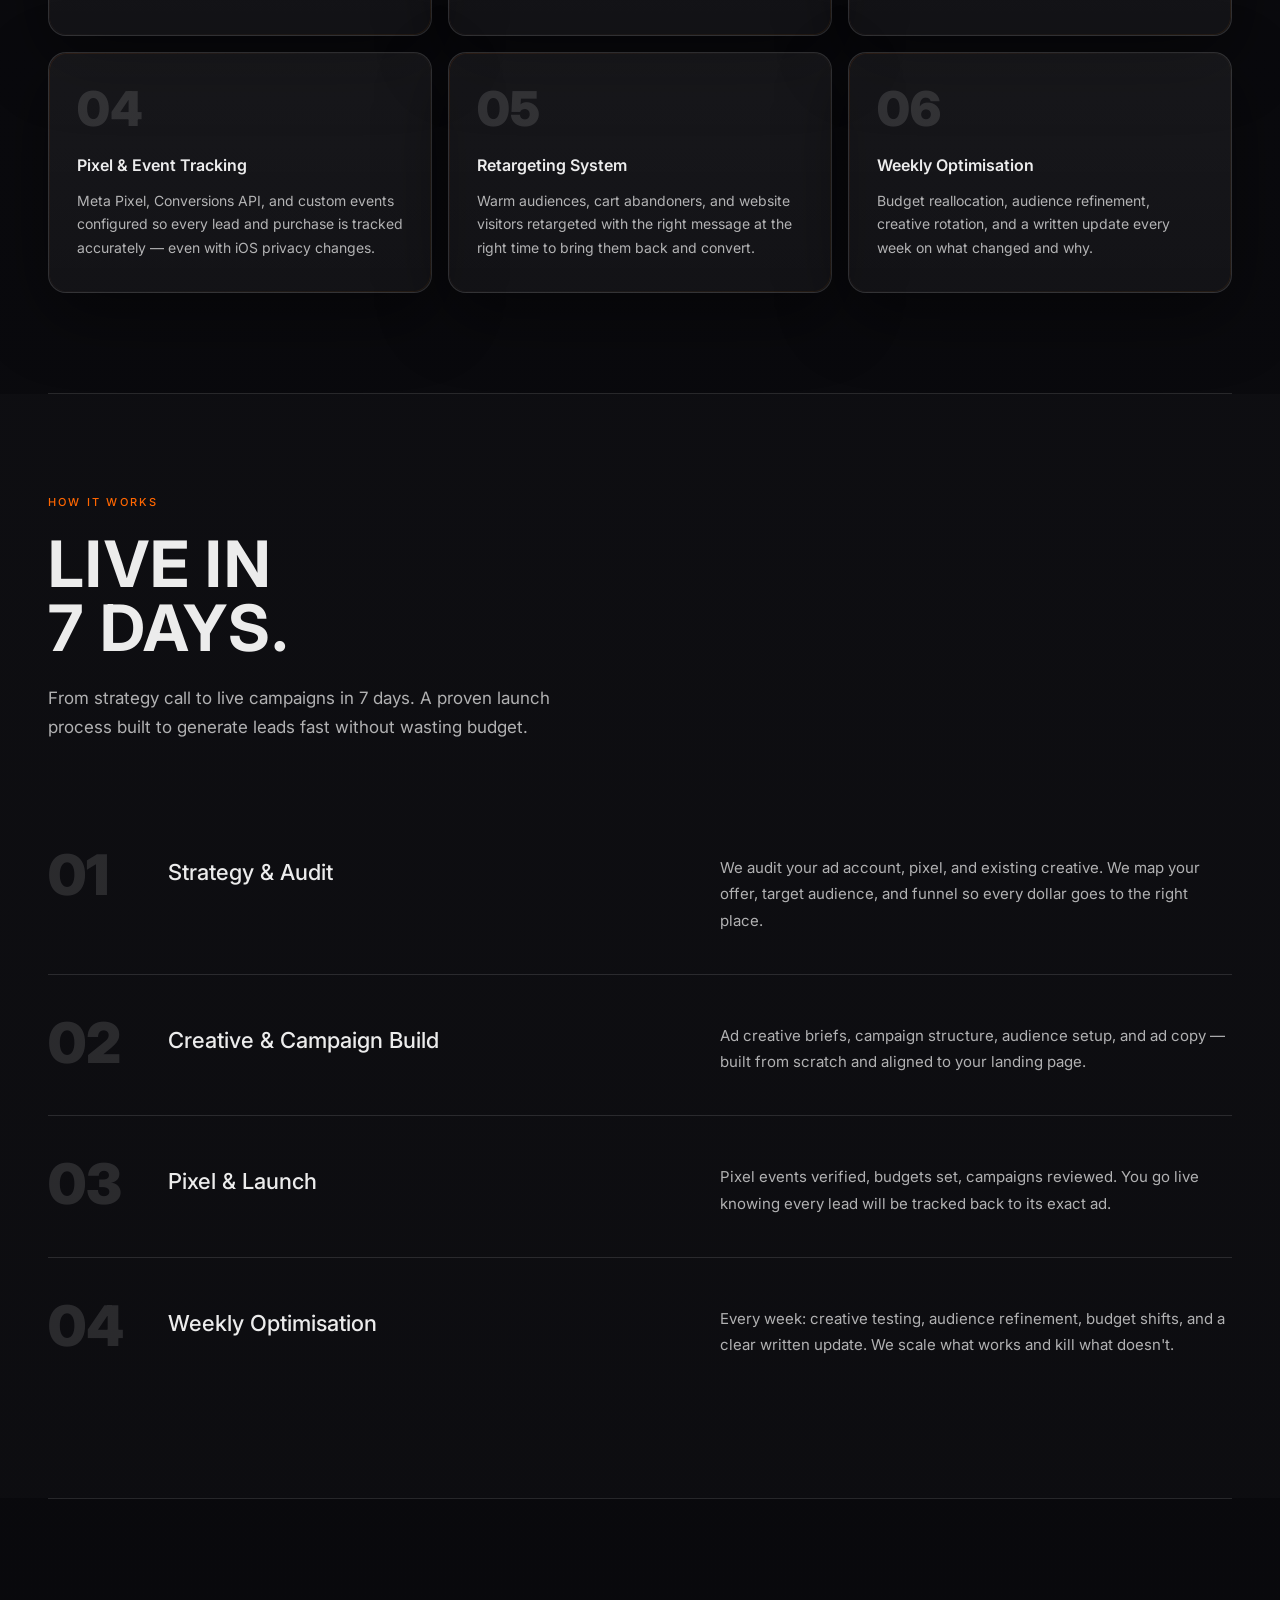
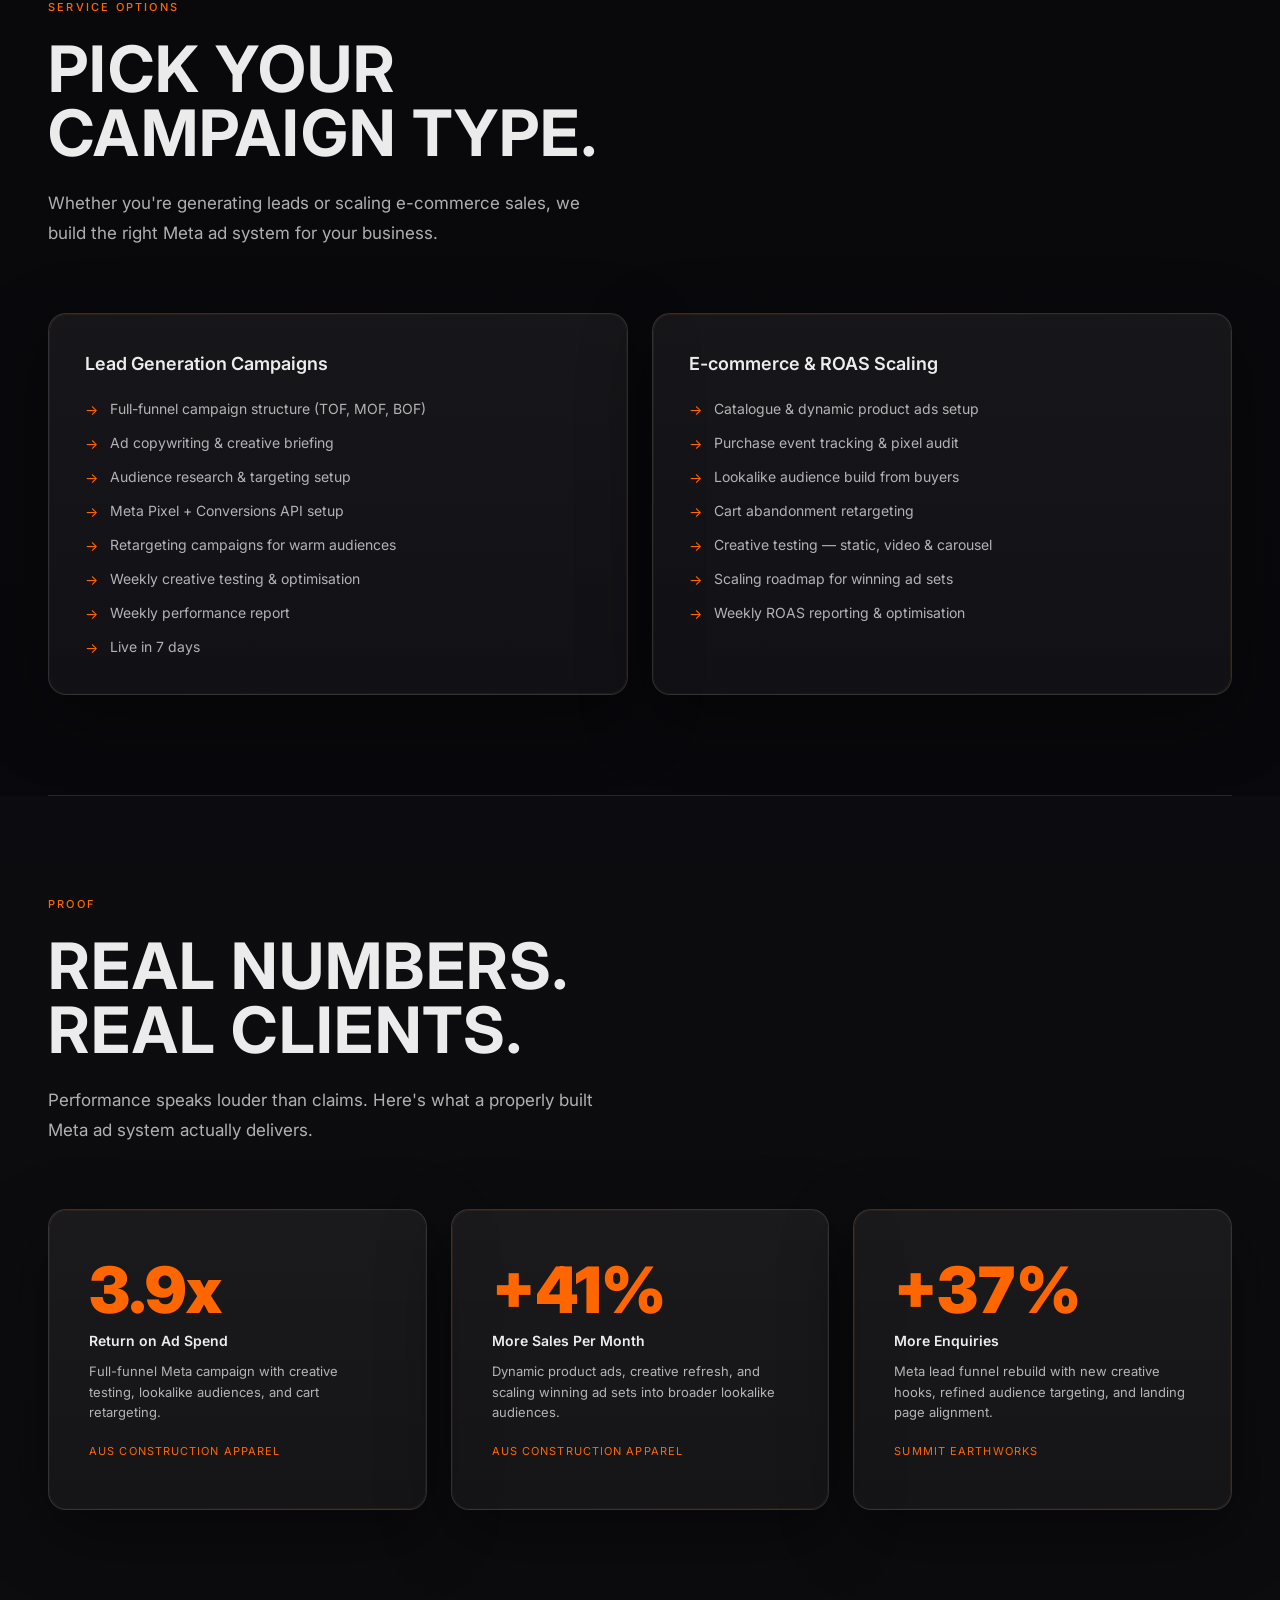
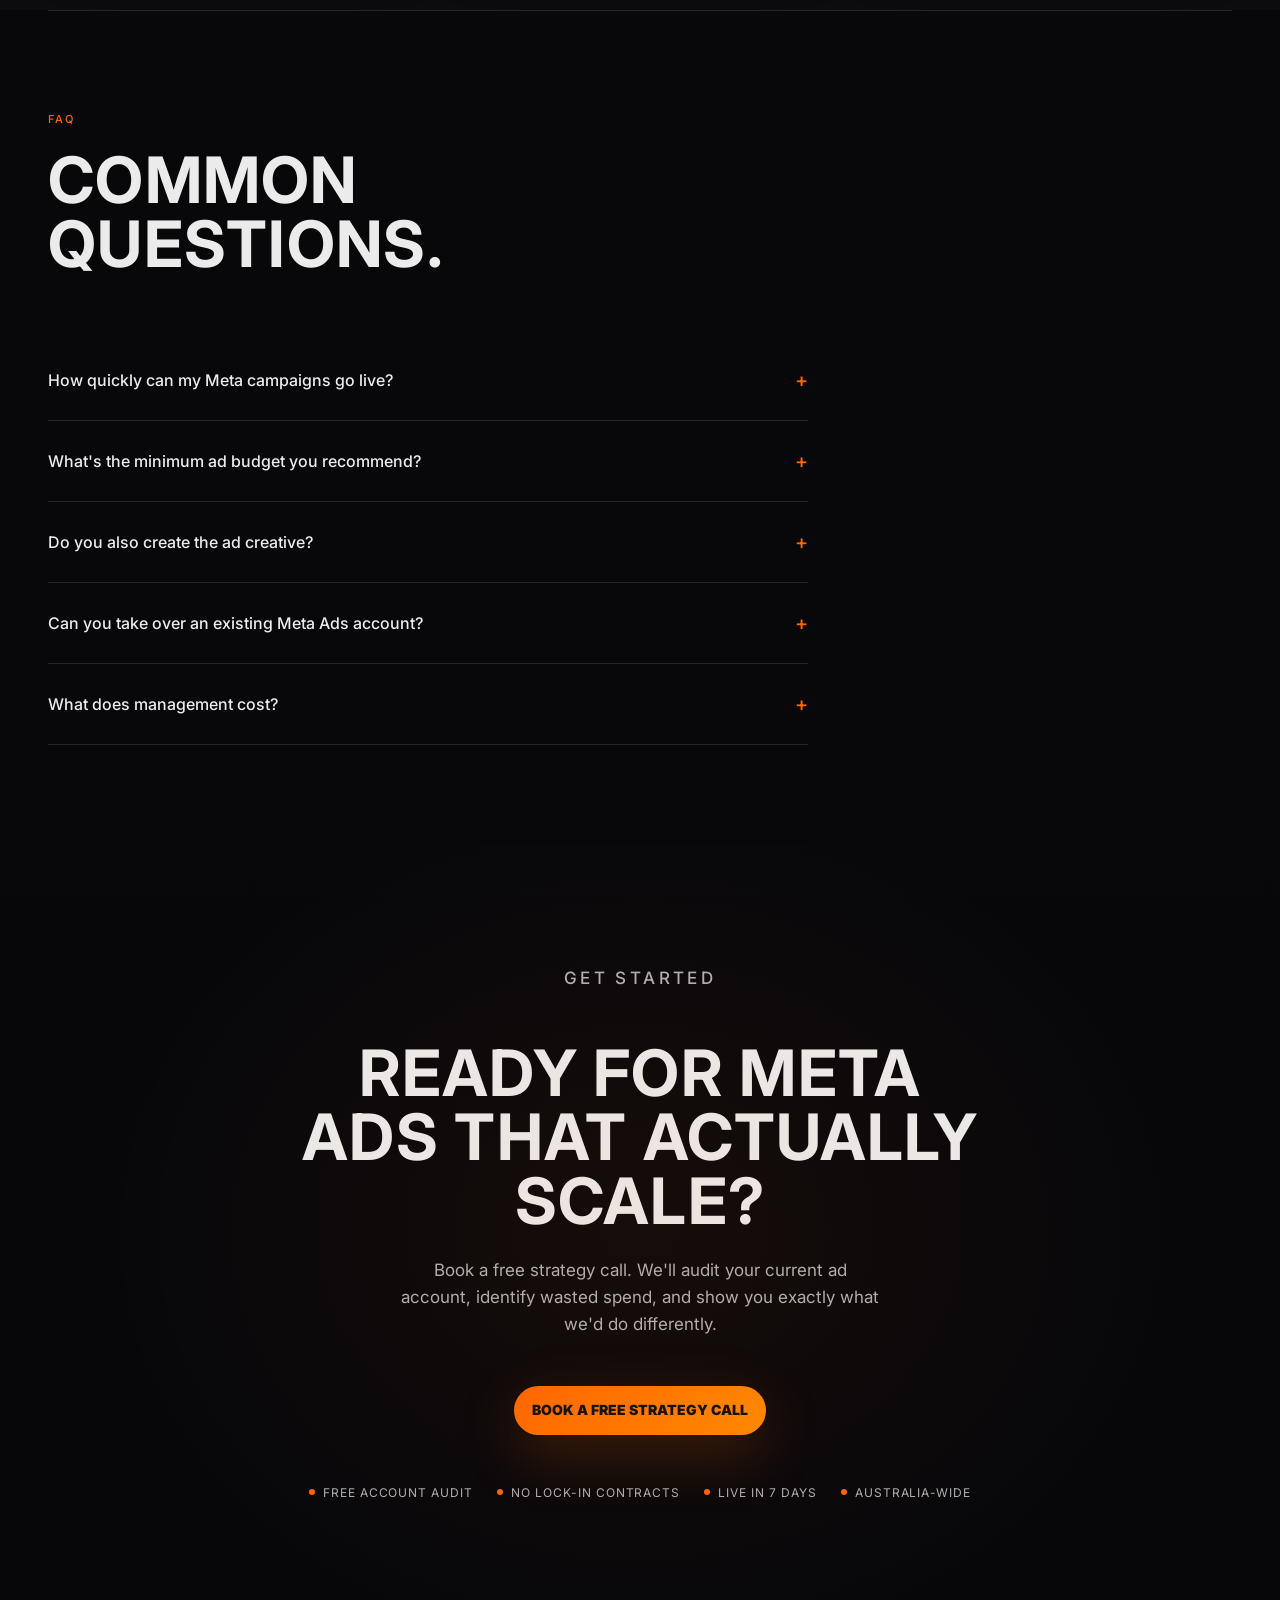
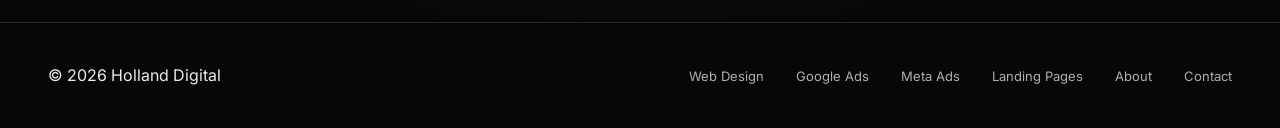
<file: meta-ads/index.html>
<!DOCTYPE html>
<html lang="en-AU">
<head>
  <meta charset="UTF-8">
  <meta name="viewport" content="width=device-width, initial-scale=1.0">

  <!-- SEO Title & Meta -->
  <title>Meta Ads Management Australia | Holland Digital</title>
  <meta name="description" content="Facebook & Instagram ads built to generate leads and scale revenue. Creative testing, retargeting and weekly optimisation. Book a free strategy call.">

  <!-- Open Graph -->
  <meta property="og:title" content="Meta Ads Management Australia | Holland Digital">
  <meta property="og:description" content="Facebook & Instagram ad campaigns built to generate leads and scale revenue for Australian businesses.">
  <meta property="og:url" content="https://www.holland-digital.com/meta-ads">
  <meta property="og:type" content="website">

  <!-- Canonical -->
  <link rel="canonical" href="https://www.holland-digital.com/meta-ads">
  <meta name="robots" content="index, follow, max-image-preview:large, max-snippet:-1, max-video-preview:-1">
  <meta name="geo.region" content="AU-VIC">
  <meta name="geo.placename" content="Melbourne">
  <link rel="alternate" hreflang="en-AU" href="https://www.holland-digital.com/meta-ads">
  <meta property="og:site_name" content="Holland Digital">
  <meta property="og:locale" content="en_AU">
  <meta property="og:image" content="https://www.holland-digital.com/android-chrome-512x512.png">
  <meta property="og:image:alt" content="Holland Digital — Meta Ads Management Australia">
  <meta name="twitter:card" content="summary_large_image">
  <meta name="twitter:title" content="Meta Ads Management Australia | Holland Digital">
  <meta name="twitter:description" content="Facebook &amp; Instagram ads built to generate leads and scale revenue. Creative testing, retargeting and weekly optimisation.">
  <meta name="twitter:image" content="https://www.holland-digital.com/android-chrome-512x512.png">

  <!-- Favicon -->
  <link rel="icon" type="image/x-icon" href="/favicon.ico">
  <link rel="apple-touch-icon" sizes="180x180" href="/apple-touch-icon.png">
  <link rel="icon" type="image/png" sizes="32x32" href="/favicon-32x32.png">
  <link rel="icon" type="image/png" sizes="16x16" href="/favicon-16x16.png">
  <link rel="sitemap" type="application/xml" href="/sitemap.xml">
  <meta name="theme-color" content="#0b0b0f">

  <link rel="preconnect" href="https://fonts.googleapis.com">
  <link rel="preconnect" href="https://fonts.gstatic.com" crossorigin>
  <link href="https://fonts.googleapis.com/css2?family=Inter:wght@300;400;500;600;700;900&display=swap" rel="stylesheet">
  <link rel="stylesheet" href="https://assets.calendly.com/assets/external/widget.css" />

  <style>
    *, *::before, *::after { box-sizing: border-box; margin: 0; padding: 0; }

    :root {
      --bg: #0b0b0f;
      --bg2: #07070a;
      --text: rgba(255,255,255,.92);
      --muted: rgba(255,255,255,.68);
      --orange: #ff6600;
      --orange2: #ff8a00;
      --border: rgba(255,255,255,.12);
      --surface: rgba(255,255,255,.06);
      --surface2: rgba(255,255,255,.04);
      --radius: 18px;
      --shadow: 0 22px 70px rgba(0,0,0,.45);
      --shadowH: 0 34px 110px rgba(0,0,0,.60);
    }

    html { scroll-behavior: smooth; }

    body {
      background: linear-gradient(180deg, var(--bg), var(--bg2));
      color: var(--text);
      font-family: Inter, system-ui, -apple-system, "Segoe UI", Roboto, Arial, sans-serif;
      font-weight: 400;
      line-height: 1.6;
      overflow-x: hidden;
      -webkit-font-smoothing: antialiased;
      min-height: 100vh;
    }

    /* NAV */
    nav {
      position: sticky;
      top: 0;
      z-index: 999;
      width: 100%;
      display: flex;
      align-items: center;
      justify-content: space-between;
      padding: 14px 22px;
      background: rgba(10,10,14,0.72);
      backdrop-filter: blur(14px);
      border-bottom: 1px solid rgba(255,255,255,0.1);
    }

    nav::after {
      content: "";
      position: absolute;
      left: 0; right: 0; bottom: -1px;
      height: 1px;
      background: linear-gradient(90deg, transparent, rgba(255,102,0,0.55), transparent);
      opacity: 0.55;
      pointer-events: none;
    }

    .nav-logo { text-decoration: none; }

    .brand__box {
      display: inline-flex;
      align-items: center;
      font-weight: 1000;
      letter-spacing: -0.6px;
      font-size: 20px;
      color: rgba(255,255,255,0.95);
      border: 1px solid rgba(255,255,255,0.18);
      border-radius: 12px;
      padding: 9px 14px;
    }

    .brand__box span { color: var(--orange); }

    .nav__links {
      display: flex;
      align-items: center;
      gap: 18px;
    }

    .nav__links a {
      font-weight: 900;
      font-size: 14px;
      color: rgba(255,255,255,.88);
      text-decoration: none;
      opacity: .92;
      transition: transform .15s ease, opacity .15s ease;
    }

    .nav__links a:hover { transform: translateY(-1px); opacity: 1; }

    .nav__phone {
      padding: 10px 12px;
      border-radius: 999px;
      border: 1px solid rgba(255,255,255,0.14);
      background: rgba(255,255,255,0.04);
      font-weight: 900;
      font-size: 14px;
      color: rgba(255,255,255,0.88);
    }

    .nav__burger {
      display: none;
      background: transparent;
      border: 0;
      cursor: pointer;
      padding: 4px;
    }

    .nav__burger span {
      display: block;
      width: 24px;
      height: 2px;
      background: rgba(255,255,255,0.85);
      margin: 5px 0;
      border-radius: 2px;
    }

    /* MOBILE MENU */
    .mobile {
      display: none;
      position: fixed;
      inset: 0;
      z-index: 998;
      background: rgba(7,7,10,0.97);
      backdrop-filter: blur(16px);
    }
    .mobile.is-open { display: block; }
    .mobile__panel {
      display: flex;
      flex-direction: column;
      align-items: center;
      justify-content: center;
      height: 100%;
      gap: 28px;
    }
    .mobile__panel a {
      color: var(--text);
      font-size: 22px;
      font-weight: 800;
      text-decoration: none;
    }
    .mobile__panel a.cta {
      background: linear-gradient(135deg, var(--orange), var(--orange2));
      color: #111 !important;
      padding: 14px 32px;
      border-radius: 999px;
      font-size: 15px;
    }

    /* BUTTONS */
    .cta {
      display: inline-flex;
      align-items: center;
      justify-content: center;
      gap: 10px;
      padding: 13px 18px;
      border-radius: 999px;
      font-weight: 900;
      font-size: 14px;
      text-decoration: none;
      transition: transform 0.16s, box-shadow 0.16s;
      background: linear-gradient(135deg, var(--orange), var(--orange2));
      border: 0;
      box-shadow: rgba(255,102,0,0.22) 0px 18px 60px;
      color: #111 !important;
      cursor: pointer;
      font-family: Inter, system-ui, sans-serif;
    }
    .cta:hover { transform: translateY(-2px); box-shadow: rgba(255,102,0,0.3) 0px 24px 72px; }

    .btn-ghost {
      display: inline-flex;
      align-items: center;
      gap: 8px;
      color: var(--muted);
      font-size: 13px;
      font-weight: 500;
      letter-spacing: 0.06em;
      text-decoration: none;
      transition: color 0.2s;
    }
    .btn-ghost:hover { color: var(--text); }

    /* HERO */
    .hero {
      min-height: 100vh;
      display: flex;
      flex-direction: column;
      justify-content: flex-end;
      padding: 0 48px 80px;
      position: relative;
      overflow: hidden;
    }

    .hero-bg {
      position: absolute;
      inset: 0;
      background:
        radial-gradient(900px 520px at 18% 10%, rgba(255,102,0,0.16), transparent 62%),
        radial-gradient(900px 520px at 86% 35%, rgba(255,138,0,0.10), transparent 68%);
      pointer-events: none;
    }

    .hero-eyebrow {
      font-size: 12px;
      font-weight: 500;
      letter-spacing: 0.2em;
      text-transform: uppercase;
      color: var(--orange);
      margin-bottom: 24px;
    }

    .hero h1 {
      font-size: clamp(72px, 10vw, 140px);
      line-height: 0.92;
      letter-spacing: 0.01em;
      text-transform: uppercase;
      max-width: 900px;
      margin-bottom: 36px;
    }

    .hero h1 em { font-style: normal; color: var(--orange); }

    .hero-sub {
      font-size: 18px;
      color: var(--muted);
      max-width: 520px;
      margin-bottom: 48px;
      font-weight: 300;
      line-height: 1.7;
    }

    .hero-actions { display: flex; gap: 16px; align-items: center; }

    .hero-stats {
      position: absolute;
      top: 50%;
      right: 48px;
      transform: translateY(-50%);
      display: flex;
      flex-direction: column;
      gap: 40px;
    }

    .hero-stat { text-align: right; }

    .hero-stat-num {
      font-size: 52px;
      font-weight: 1000;
      line-height: 1;
      color: var(--text);
    }

    .hero-stat-num span { color: var(--orange); }

    .hero-stat-label {
      font-size: 11px;
      color: var(--muted);
      letter-spacing: 0.1em;
      text-transform: uppercase;
      margin-top: 4px;
    }

    /* SECTIONS */
    section { padding: 100px 48px; }

    .section-label {
      font-size: 11px;
      font-weight: 500;
      letter-spacing: 0.2em;
      text-transform: uppercase;
      color: var(--orange);
      margin-bottom: 20px;
    }

    h2 {
      font-size: clamp(42px, 5vw, 72px);
      line-height: 1;
      text-transform: uppercase;
      letter-spacing: 0.02em;
      margin-bottom: 24px;
      color: var(--text);
    }

    .section-intro {
      font-size: 17px;
      color: var(--muted);
      max-width: 560px;
      line-height: 1.75;
    }

    /* DIVIDER */
    .divider { height: 1px; background: var(--border); margin: 0 48px; }

    /* WHAT YOU GET */
    .what-grid {
      display: grid;
      grid-template-columns: repeat(3, 1fr);
      gap: 16px;
      margin-top: 64px;
    }

    .what-item {
      border-radius: var(--radius);
      background: linear-gradient(180deg, var(--surface), var(--surface2));
      border: 1px solid var(--border);
      box-shadow: var(--shadow);
      padding: 32px 28px;
      position: relative;
      overflow: hidden;
      transition: transform 0.18s, box-shadow 0.18s, border-color 0.18s;
    }

    .what-item::after {
      content: "";
      position: absolute;
      inset: 0;
      border-radius: inherit;
      padding: 1px;
      background: linear-gradient(135deg, rgba(255,102,0,0.55), rgba(255,255,255,0.1), rgba(255,138,0,0.45));
      mask: linear-gradient(#000 0, #000 0) content-box exclude, linear-gradient(#000 0, #000 0);
      opacity: 0.18;
      pointer-events: none;
      transition: opacity 0.18s;
    }

    .what-item:hover {
      transform: translateY(-6px);
      border-color: rgba(255,102,0,0.35);
      box-shadow: var(--shadowH);
    }

    .what-item:hover::after { opacity: 0.45; }

    .what-num {
      font-size: 48px;
      font-weight: 1000;
      color: var(--border);
      line-height: 1;
      margin-bottom: 20px;
    }

    .what-title {
      font-size: 16px;
      font-weight: 600;
      margin-bottom: 10px;
      color: var(--text);
    }

    .what-desc {
      font-size: 14px;
      color: var(--muted);
      line-height: 1.7;
    }

    /* PROCESS */
    .process-section { background: rgba(255,255,255,0.015); }

    .process-steps {
      margin-top: 64px;
      display: flex;
      flex-direction: column;
    }

    .process-step {
      display: grid;
      grid-template-columns: 80px 1fr 1fr;
      gap: 40px;
      align-items: start;
      padding: 40px 0;
      border-bottom: 1px solid var(--border);
    }

    .process-step:last-child { border-bottom: none; }

    .step-num {
      font-size: 56px;
      font-weight: 1000;
      color: var(--border);
      line-height: 1;
    }

    .step-title {
      font-size: 22px;
      font-weight: 500;
      padding-top: 8px;
      color: var(--text);
    }

    .step-desc {
      font-size: 15px;
      color: var(--muted);
      line-height: 1.75;
      padding-top: 8px;
    }

    /* INCLUDED */
    .included-grid {
      display: grid;
      grid-template-columns: 1fr 1fr;
      gap: 24px;
      margin-top: 64px;
    }

    .included-card {
      border-radius: var(--radius);
      background: linear-gradient(180deg, var(--surface), var(--surface2));
      border: 1px solid var(--border);
      box-shadow: var(--shadow);
      padding: 36px;
      position: relative;
      overflow: hidden;
      transition: transform 0.18s, box-shadow 0.18s, border-color 0.18s;
    }

    .included-card::after {
      content: "";
      position: absolute;
      inset: 0;
      border-radius: inherit;
      padding: 1px;
      background: linear-gradient(135deg, rgba(255,102,0,0.55), rgba(255,255,255,0.1), rgba(255,138,0,0.45));
      mask: linear-gradient(#000 0, #000 0) content-box exclude, linear-gradient(#000 0, #000 0);
      opacity: 0.18;
      pointer-events: none;
      transition: opacity 0.18s;
    }

    .included-card:hover {
      transform: translateY(-6px);
      border-color: rgba(255,102,0,0.35);
      box-shadow: var(--shadowH);
    }

    .included-card:hover::after { opacity: 0.45; }

    .included-card h3 {
      font-size: 18px;
      font-weight: 600;
      margin-bottom: 20px;
      color: var(--text);
    }

    .included-list {
      list-style: none;
      display: flex;
      flex-direction: column;
      gap: 12px;
    }

    .included-list li {
      font-size: 14px;
      color: var(--muted);
      display: flex;
      align-items: flex-start;
      gap: 12px;
      line-height: 1.5;
    }

    .included-list li::before {
      content: '→';
      color: var(--orange);
      flex-shrink: 0;
      margin-top: 1px;
    }

    /* RESULTS */
    .results-section { background: rgba(255,255,255,0.015); }

    .results-grid {
      display: grid;
      grid-template-columns: repeat(3, 1fr);
      gap: 24px;
      margin-top: 64px;
    }

    .result-card {
      border-radius: var(--radius);
      background: linear-gradient(180deg, var(--surface), var(--surface2));
      border: 1px solid var(--border);
      box-shadow: var(--shadow);
      padding: 48px 40px;
      position: relative;
      overflow: hidden;
      transition: transform 0.18s, box-shadow 0.18s, border-color 0.18s;
    }

    .result-card::after {
      content: "";
      position: absolute;
      inset: 0;
      border-radius: inherit;
      padding: 1px;
      background: linear-gradient(135deg, rgba(255,102,0,0.55), rgba(255,255,255,0.1), rgba(255,138,0,0.45));
      mask: linear-gradient(#000 0, #000 0) content-box exclude, linear-gradient(#000 0, #000 0);
      opacity: 0.18;
      pointer-events: none;
      transition: opacity 0.18s;
    }

    .result-card:hover {
      transform: translateY(-6px);
      border-color: rgba(255,102,0,0.35);
      box-shadow: var(--shadowH);
    }

    .result-card:hover::after { opacity: 0.45; }

    .result-metric {
      font-size: 64px;
      font-weight: 1000;
      color: var(--orange);
      line-height: 1;
      margin-bottom: 8px;
    }

    .result-label {
      font-size: 14px;
      font-weight: 600;
      margin-bottom: 8px;
      color: var(--text);
    }

    .result-context {
      font-size: 13px;
      color: var(--muted);
      line-height: 1.6;
    }

    .result-client {
      font-size: 11px;
      color: var(--orange);
      letter-spacing: 0.1em;
      text-transform: uppercase;
      margin-top: 20px;
    }

    /* FAQ */
    .faq-list {
      margin-top: 64px;
      max-width: 760px;
    }

    .faq-item { border-bottom: 1px solid var(--border); }

    .faq-q {
      width: 100%;
      background: none;
      border: none;
      color: var(--text);
      font-family: Inter, system-ui, sans-serif;
      font-size: 16px;
      font-weight: 500;
      text-align: left;
      padding: 28px 0;
      cursor: pointer;
      display: flex;
      justify-content: space-between;
      align-items: center;
      gap: 24px;
    }

    .faq-q .icon {
      color: var(--orange);
      font-size: 20px;
      flex-shrink: 0;
      transition: transform 0.3s;
    }

    .faq-item.open .faq-q .icon { transform: rotate(45deg); }

    .faq-a {
      font-size: 15px;
      color: var(--muted);
      line-height: 1.75;
      max-height: 0;
      overflow: hidden;
      transition: max-height 0.4s ease, padding 0.3s;
    }

    .faq-item.open .faq-a {
      max-height: 300px;
      padding-bottom: 28px;
    }

    /* CTA */
    .cta-section {
      text-align: center;
      padding: 120px 48px;
      position: relative;
      overflow: hidden;
    }

    .cta-section::before {
      content: '';
      position: absolute;
      inset: 0;
      background: radial-gradient(ellipse 60% 80% at 50% 50%, rgba(255,102,0,0.06) 0%, transparent 70%);
    }

    .cta-section h2 { max-width: 700px; margin: 0 auto 24px; }

    .cta-section p {
      font-size: 17px;
      color: var(--muted);
      max-width: 480px;
      margin: 0 auto 48px;
    }

    .cta-badges {
      display: flex;
      gap: 24px;
      justify-content: center;
      margin-top: 48px;
      flex-wrap: wrap;
    }

    .badge {
      font-size: 12px;
      color: var(--muted);
      letter-spacing: 0.08em;
      text-transform: uppercase;
      display: flex;
      align-items: center;
      gap: 8px;
    }

    .badge::before {
      content: '';
      width: 6px;
      height: 6px;
      border-radius: 50%;
      background: var(--orange);
      flex-shrink: 0;
    }

    /* FOOTER */
    footer {
      border-top: 1px solid var(--border);
      padding: 40px 48px;
      display: flex;
      justify-content: space-between;
      align-items: center;
    }

    .footer-links {
      display: flex;
      gap: 32px;
      list-style: none;
    }

    .footer-links a {
      font-size: 13px;
      color: var(--muted);
      text-decoration: none;
      transition: color 0.2s;
    }

    .footer-links a:hover { color: var(--text); }

    /* ANIMATIONS */
    @keyframes fadeUp {
      from { opacity: 0; transform: translateY(30px); }
      to { opacity: 1; transform: translateY(0); }
    }

    .hero-eyebrow { animation: fadeUp 0.8s ease both; }
    .hero h1 { animation: fadeUp 0.8s ease both; animation-delay: 0.1s; }
    .hero-sub { animation: fadeUp 0.8s ease both; animation-delay: 0.2s; }
    .hero-actions { animation: fadeUp 0.8s ease both; animation-delay: 0.3s; }

    /* MOBILE */
    @media (max-width: 768px) {
      .nav__links { display: none; }
      .nav__burger { display: block; }
      section { padding: 72px 24px; }
      .hero { padding: 0 24px 72px; }
      .hero-stats { display: none; }
      .what-grid { grid-template-columns: 1fr; }
      .included-grid { grid-template-columns: 1fr; }
      .results-grid { grid-template-columns: 1fr; }
      .process-step { grid-template-columns: 60px 1fr; }
      .step-desc { grid-column: 2; }
      .divider { margin: 0 24px; }
      footer { flex-direction: column; gap: 24px; text-align: center; }
      .footer-links { flex-wrap: wrap; justify-content: center; }
    }
  </style>
  <script type="application/ld+json">
  {
    "@context": "https://schema.org",
    "@graph": [
      {
        "@type": "WebPage",
        "@id": "https://www.holland-digital.com/meta-ads#webpage",
        "url": "https://www.holland-digital.com/meta-ads",
        "name": "Meta Ads Management Australia | Holland Digital",
        "description": "Facebook and Instagram ads built to generate leads and scale revenue. Creative testing, retargeting and weekly optimisation.",
        "isPartOf": { "@id": "https://www.holland-digital.com/#website" },
        "about": { "@id": "https://www.holland-digital.com/meta-ads#service" },
        "inLanguage": "en-AU"
      },
      {
        "@type": "Service",
        "@id": "https://www.holland-digital.com/meta-ads#service",
        "name": "Meta Ads Management Australia",
        "serviceType": "Meta Ads Management",
        "provider": { "@id": "https://www.holland-digital.com/#organization" },
        "areaServed": { "@type": "Country", "name": "Australia" },
        "description": "Facebook and Instagram ad management. Full-funnel campaigns, creative testing, retargeting, Pixel and Conversions API setup. Live within 7 days.",
        "url": "https://www.holland-digital.com/meta-ads"
      },
      {
        "@type": "BreadcrumbList",
        "itemListElement": [
          { "@type": "ListItem", "position": 1, "name": "Home", "item": "https://www.holland-digital.com/" },
          { "@type": "ListItem", "position": 2, "name": "Meta Ads", "item": "https://www.holland-digital.com/meta-ads" }
        ]
      },
      {
        "@type": "FAQPage",
        "mainEntity": [
          { "@type": "Question", "name": "How quickly can my Meta campaigns go live?", "acceptedAnswer": { "@type": "Answer", "text": "Most campaigns are live within 7 days of the strategy call — pixel setup, creative brief, campaign build and review all happen in that window." } },
          { "@type": "Question", "name": "What's the minimum ad budget you recommend?", "acceptedAnswer": { "@type": "Answer", "text": "We recommend a minimum of $1,500–$2,000/month in ad spend for Meta to optimise effectively." } },
          { "@type": "Question", "name": "Do you also create the ad creative?", "acceptedAnswer": { "@type": "Answer", "text": "We write all ad copy and creative briefs. For static graphics and video we work with your assets or brief our creative studio." } },
          { "@type": "Question", "name": "Can you take over an existing Meta Ads account?", "acceptedAnswer": { "@type": "Answer", "text": "Yes. We audit pixel health, campaign structure, and creative performance — then rebuild from there." } },
          { "@type": "Question", "name": "What does management cost?", "acceptedAnswer": { "@type": "Answer", "text": "Management fees are scoped to your account size and goals. Book a strategy call for a clear number within 24 hours." } }
        ]
      }
    ]
  }
  </script>
</head>
<body>

  <!-- NAV -->
  <nav>
    <a href="/" class="nav-logo" aria-label="Holland Digital Home">
      <span class="brand__box">Holland<span>Digital</span></span>
    </a>
    <div class="nav__links">
      <a href="/web-design">Web Design</a>
      <a href="/google-ads">Google Ads</a>
      <a href="/meta-ads">Meta Ads</a>
      <a href="/landing-pages">Landing Pages</a>
      <a href="/about">About</a>
      <a href="tel:0448359099" class="nav__phone">0448 359 099</a>
      <a href="#" class="cta js-calendly">BOOK A STRATEGY CALL</a>
    </div>
    <button class="nav__burger" aria-label="Open menu" aria-expanded="false">
      <span></span><span></span><span></span>
    </button>
  </nav>

  <!-- MOBILE MENU -->
  <div class="mobile" data-mobile>
    <div class="mobile__panel">
      <a href="/web-design">Web Design</a>
      <a href="/google-ads">Google Ads</a>
      <a href="/meta-ads">Meta Ads</a>
      <a href="/landing-pages">Landing Pages</a>
      <a href="/about">About</a>
      <a href="tel:0448359099">Call: 0448 359 099</a>
      <a href="#" class="cta js-calendly">BOOK A STRATEGY CALL</a>
    </div>
  </div>

  <!-- HERO -->
  <section class="hero">
    <div class="hero-bg"></div>
    <p class="hero-eyebrow">Meta Ads Management Australia</p>
    <h1>Meta Ads That<br><em>Scale.</em></h1>
    <p class="hero-sub">Stop boosting posts and hoping for the best. We build full-funnel Facebook and Instagram ad systems — creative testing, audience strategy, and weekly optimisation — engineered to generate leads and scale revenue.</p>
    <div class="hero-actions">
      <a href="#" class="cta js-calendly">BOOK A STRATEGY CALL</a>
      <a href="#results" class="btn-ghost">SEE RESULTS →</a>
    </div>
    <div class="hero-stats">
      <div class="hero-stat">
        <div class="hero-stat-num"><span>3.9</span>x</div>
        <div class="hero-stat-label">Avg Return on Ad Spend</div>
      </div>
      <div class="hero-stat">
        <div class="hero-stat-num"><span>7</span>day</div>
        <div class="hero-stat-label">Campaign Launch</div>
      </div>
      <div class="hero-stat">
        <div class="hero-stat-num"><span>$250</span>k+</div>
        <div class="hero-stat-label">Ad Spend Managed</div>
      </div>
    </div>
  </section>

  <div class="divider"></div>

  <!-- WHAT YOU GET -->
  <section>
    <p class="section-label">What's Included</p>
    <h2>Every Campaign.<br>Every Time.</h2>
    <p class="section-intro">No boosted posts. No set-and-forget. Every Meta campaign we run is built with a full-funnel system and optimised every single week.</p>

    <div class="what-grid">
      <div class="what-item">
        <div class="what-num">01</div>
        <div class="what-title">Full-Funnel Campaign Build</div>
        <div class="what-desc">Top, middle, and bottom-of-funnel campaigns — awareness, consideration, and conversion — all working together to drive qualified leads.</div>
      </div>
      <div class="what-item">
        <div class="what-num">02</div>
        <div class="what-title">Creative Testing</div>
        <div class="what-desc">Hook testing, UGC-style ads, static graphics and video variations — we find what stops the scroll and scale the winners.</div>
      </div>
      <div class="what-item">
        <div class="what-num">03</div>
        <div class="what-title">Audience Strategy</div>
        <div class="what-desc">Interest, behaviour, lookalike, and retargeting audiences — built and tested to find the people most likely to buy from you.</div>
      </div>
      <div class="what-item">
        <div class="what-num">04</div>
        <div class="what-title">Pixel & Event Tracking</div>
        <div class="what-desc">Meta Pixel, Conversions API, and custom events configured so every lead and purchase is tracked accurately — even with iOS privacy changes.</div>
      </div>
      <div class="what-item">
        <div class="what-num">05</div>
        <div class="what-title">Retargeting System</div>
        <div class="what-desc">Warm audiences, cart abandoners, and website visitors retargeted with the right message at the right time to bring them back and convert.</div>
      </div>
      <div class="what-item">
        <div class="what-num">06</div>
        <div class="what-title">Weekly Optimisation</div>
        <div class="what-desc">Budget reallocation, audience refinement, creative rotation, and a written update every week on what changed and why.</div>
      </div>
    </div>
  </section>

  <div class="divider"></div>

  <!-- PROCESS -->
  <section class="process-section">
    <p class="section-label">How It Works</p>
    <h2>Live in<br>7 Days.</h2>
    <p class="section-intro">From strategy call to live campaigns in 7 days. A proven launch process built to generate leads fast without wasting budget.</p>

    <div class="process-steps">
      <div class="process-step">
        <div class="step-num">01</div>
        <div class="step-title">Strategy & Audit</div>
        <div class="step-desc">We audit your ad account, pixel, and existing creative. We map your offer, target audience, and funnel so every dollar goes to the right place.</div>
      </div>
      <div class="process-step">
        <div class="step-num">02</div>
        <div class="step-title">Creative & Campaign Build</div>
        <div class="step-desc">Ad creative briefs, campaign structure, audience setup, and ad copy — built from scratch and aligned to your landing page.</div>
      </div>
      <div class="process-step">
        <div class="step-num">03</div>
        <div class="step-title">Pixel & Launch</div>
        <div class="step-desc">Pixel events verified, budgets set, campaigns reviewed. You go live knowing every lead will be tracked back to its exact ad.</div>
      </div>
      <div class="process-step">
        <div class="step-num">04</div>
        <div class="step-title">Weekly Optimisation</div>
        <div class="step-desc">Every week: creative testing, audience refinement, budget shifts, and a clear written update. We scale what works and kill what doesn't.</div>
      </div>
    </div>
  </section>

  <div class="divider"></div>

  <!-- INCLUDED PACKAGES -->
  <section>
    <p class="section-label">Service Options</p>
    <h2>Pick Your<br>Campaign Type.</h2>
    <p class="section-intro">Whether you're generating leads or scaling e-commerce sales, we build the right Meta ad system for your business.</p>

    <div class="included-grid">
      <div class="included-card">
        <h3>Lead Generation Campaigns</h3>
        <ul class="included-list">
          <li>Full-funnel campaign structure (TOF, MOF, BOF)</li>
          <li>Ad copywriting & creative briefing</li>
          <li>Audience research & targeting setup</li>
          <li>Meta Pixel + Conversions API setup</li>
          <li>Retargeting campaigns for warm audiences</li>
          <li>Weekly creative testing & optimisation</li>
          <li>Weekly performance report</li>
          <li>Live in 7 days</li>
        </ul>
      </div>
      <div class="included-card">
        <h3>E-commerce & ROAS Scaling</h3>
        <ul class="included-list">
          <li>Catalogue & dynamic product ads setup</li>
          <li>Purchase event tracking & pixel audit</li>
          <li>Lookalike audience build from buyers</li>
          <li>Cart abandonment retargeting</li>
          <li>Creative testing — static, video & carousel</li>
          <li>Scaling roadmap for winning ad sets</li>
          <li>Weekly ROAS reporting & optimisation</li>
        </ul>
      </div>
    </div>
  </section>

  <div class="divider"></div>

  <!-- RESULTS -->
  <section class="results-section" id="results">
    <p class="section-label">Proof</p>
    <h2>Real Numbers.<br>Real Clients.</h2>
    <p class="section-intro">Performance speaks louder than claims. Here's what a properly built Meta ad system actually delivers.</p>

    <div class="results-grid">
      <div class="result-card">
        <div class="result-metric">3.9x</div>
        <div class="result-label">Return on Ad Spend</div>
        <div class="result-context">Full-funnel Meta campaign with creative testing, lookalike audiences, and cart retargeting.</div>
        <div class="result-client">AUS Construction Apparel</div>
      </div>
      <div class="result-card">
        <div class="result-metric">+41%</div>
        <div class="result-label">More Sales Per Month</div>
        <div class="result-context">Dynamic product ads, creative refresh, and scaling winning ad sets into broader lookalike audiences.</div>
        <div class="result-client">AUS Construction Apparel</div>
      </div>
      <div class="result-card">
        <div class="result-metric">+37%</div>
        <div class="result-label">More Enquiries</div>
        <div class="result-context">Meta lead funnel rebuild with new creative hooks, refined audience targeting, and landing page alignment.</div>
        <div class="result-client">Summit Earthworks</div>
      </div>
    </div>
  </section>

  <div class="divider"></div>

  <!-- FAQ -->
  <section>
    <p class="section-label">FAQ</p>
    <h2>Common<br>Questions.</h2>

    <div class="faq-list">
      <div class="faq-item">
        <button class="faq-q">How quickly can my Meta campaigns go live? <span class="icon">+</span></button>
        <div class="faq-a">Most campaigns are live within 7 days of the strategy call — pixel setup, creative brief, campaign build and review all happen in that window.</div>
      </div>
      <div class="faq-item">
        <button class="faq-q">What's the minimum ad budget you recommend? <span class="icon">+</span></button>
        <div class="faq-a">We recommend a minimum of $1,500–$2,000/month in ad spend. Below that, Meta's algorithm doesn't have enough data to optimise effectively and results are unpredictable.</div>
      </div>
      <div class="faq-item">
        <button class="faq-q">Do you also create the ad creative? <span class="icon">+</span></button>
        <div class="faq-a">We write all ad copy and creative briefs. For static graphics and video we work with your existing assets or brief our creative studio to produce scroll-stopping content.</div>
      </div>
      <div class="faq-item">
        <button class="faq-q">Can you take over an existing Meta Ads account? <span class="icon">+</span></button>
        <div class="faq-a">Yes. We audit your existing account first — pixel health, campaign structure, creative performance — and rebuild from there. Most inherited accounts have significant wasted spend we can recover fast.</div>
      </div>
      <div class="faq-item">
        <button class="faq-q">What does management cost? <span class="icon">+</span></button>
        <div class="faq-a">Management fees are scoped to your account size and goals. Book a strategy call and we'll give you a clear number within 24 hours — no vague ranges, just a straight answer.</div>
      </div>
    </div>
  </section>

  <!-- CTA -->
  <section class="cta-section">
    <p class="section-label">Get Started</p>
    <h2>Ready for Meta Ads That Actually Scale?</h2>
    <p>Book a free strategy call. We'll audit your current ad account, identify wasted spend, and show you exactly what we'd do differently.</p>
    <a href="#" class="cta js-calendly">BOOK A FREE STRATEGY CALL</a>
    <div class="cta-badges">
      <span class="badge">Free account audit</span>
      <span class="badge">No lock-in contracts</span>
      <span class="badge">Live in 7 days</span>
      <span class="badge">Australia-wide</span>
    </div>
  </section>

  <!-- FOOTER -->
  <footer>
    <div class="footer-left">© <span id="y"></span> Holland Digital</div>
    <ul class="footer-links">
      <li><a href="/web-design">Web Design</a></li>
      <li><a href="/google-ads">Google Ads</a></li>
      <li><a href="/meta-ads">Meta Ads</a></li>
      <li><a href="/landing-pages">Landing Pages</a></li>
      <li><a href="/about">About</a></li>
      <li><a href="/#contact">Contact</a></li>
    </ul>
  </footer>

  <script>
    document.getElementById('y').textContent = new Date().getFullYear();

    document.querySelectorAll('.faq-q').forEach(btn => {
      btn.addEventListener('click', () => {
        const item = btn.parentElement;
        const isOpen = item.classList.contains('open');
        document.querySelectorAll('.faq-item').forEach(i => i.classList.remove('open'));
        if (!isOpen) item.classList.add('open');
      });
    });

    const burger = document.querySelector('.nav__burger');
    const mobile = document.querySelector('[data-mobile]');
    if (burger && mobile) {
      burger.addEventListener('click', () => {
        const open = mobile.classList.toggle('is-open');
        burger.setAttribute('aria-expanded', open ? 'true' : 'false');
      });
      mobile.addEventListener('click', (e) => {
        if (e.target === mobile) {
          mobile.classList.remove('is-open');
          burger.setAttribute('aria-expanded', 'false');
        }
      });
      mobile.querySelectorAll('a').forEach(a => {
        a.addEventListener('click', () => {
          mobile.classList.remove('is-open');
          burger.setAttribute('aria-expanded', 'false');
        });
      });
    }

    const CALENDLY_URL = 'https://calendly.com/holland-digital-ywaf/30min';

    function loadCalendly() {
      return new Promise((resolve) => {
        if (window.Calendly) return resolve(true);
        const existing = document.querySelector('script[data-calendly="true"]');
        if (existing) {
          existing.addEventListener('load', () => resolve(true));
          existing.addEventListener('error', () => resolve(false));
          return;
        }
        const s = document.createElement('script');
        s.src = 'https://assets.calendly.com/assets/external/widget.js';
        s.async = true;
        s.dataset.calendly = 'true';
        s.onload = () => resolve(true);
        s.onerror = () => resolve(false);
        document.body.appendChild(s);
      });
    }

    document.querySelectorAll('.js-calendly').forEach((btn) => {
      btn.addEventListener('click', async (e) => {
        e.preventDefault();
        const ok = await loadCalendly();
        if (ok && window.Calendly) {
          window.Calendly.initPopupWidget({ url: CALENDLY_URL });
        } else {
          window.open(CALENDLY_URL, '_blank', 'noopener');
        }
      });
    });
  </script>
</body>
</html>
</file>
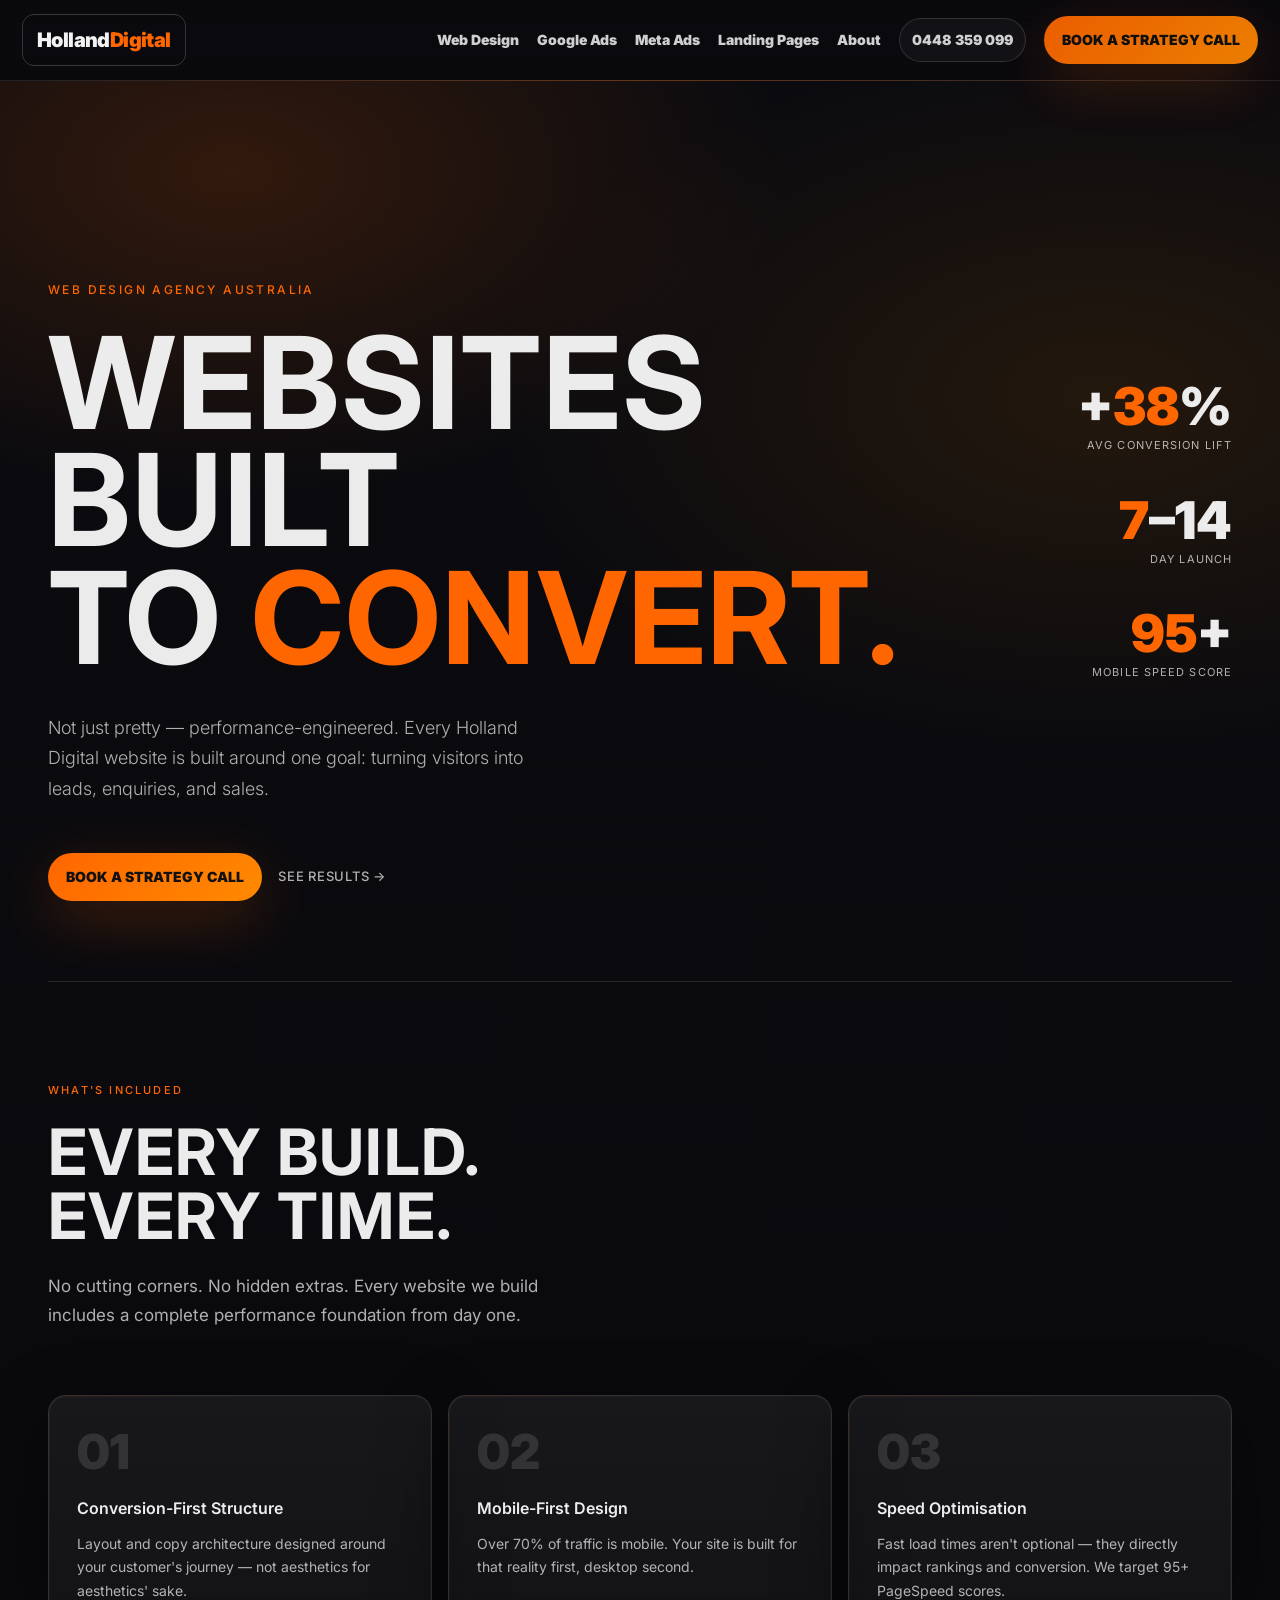
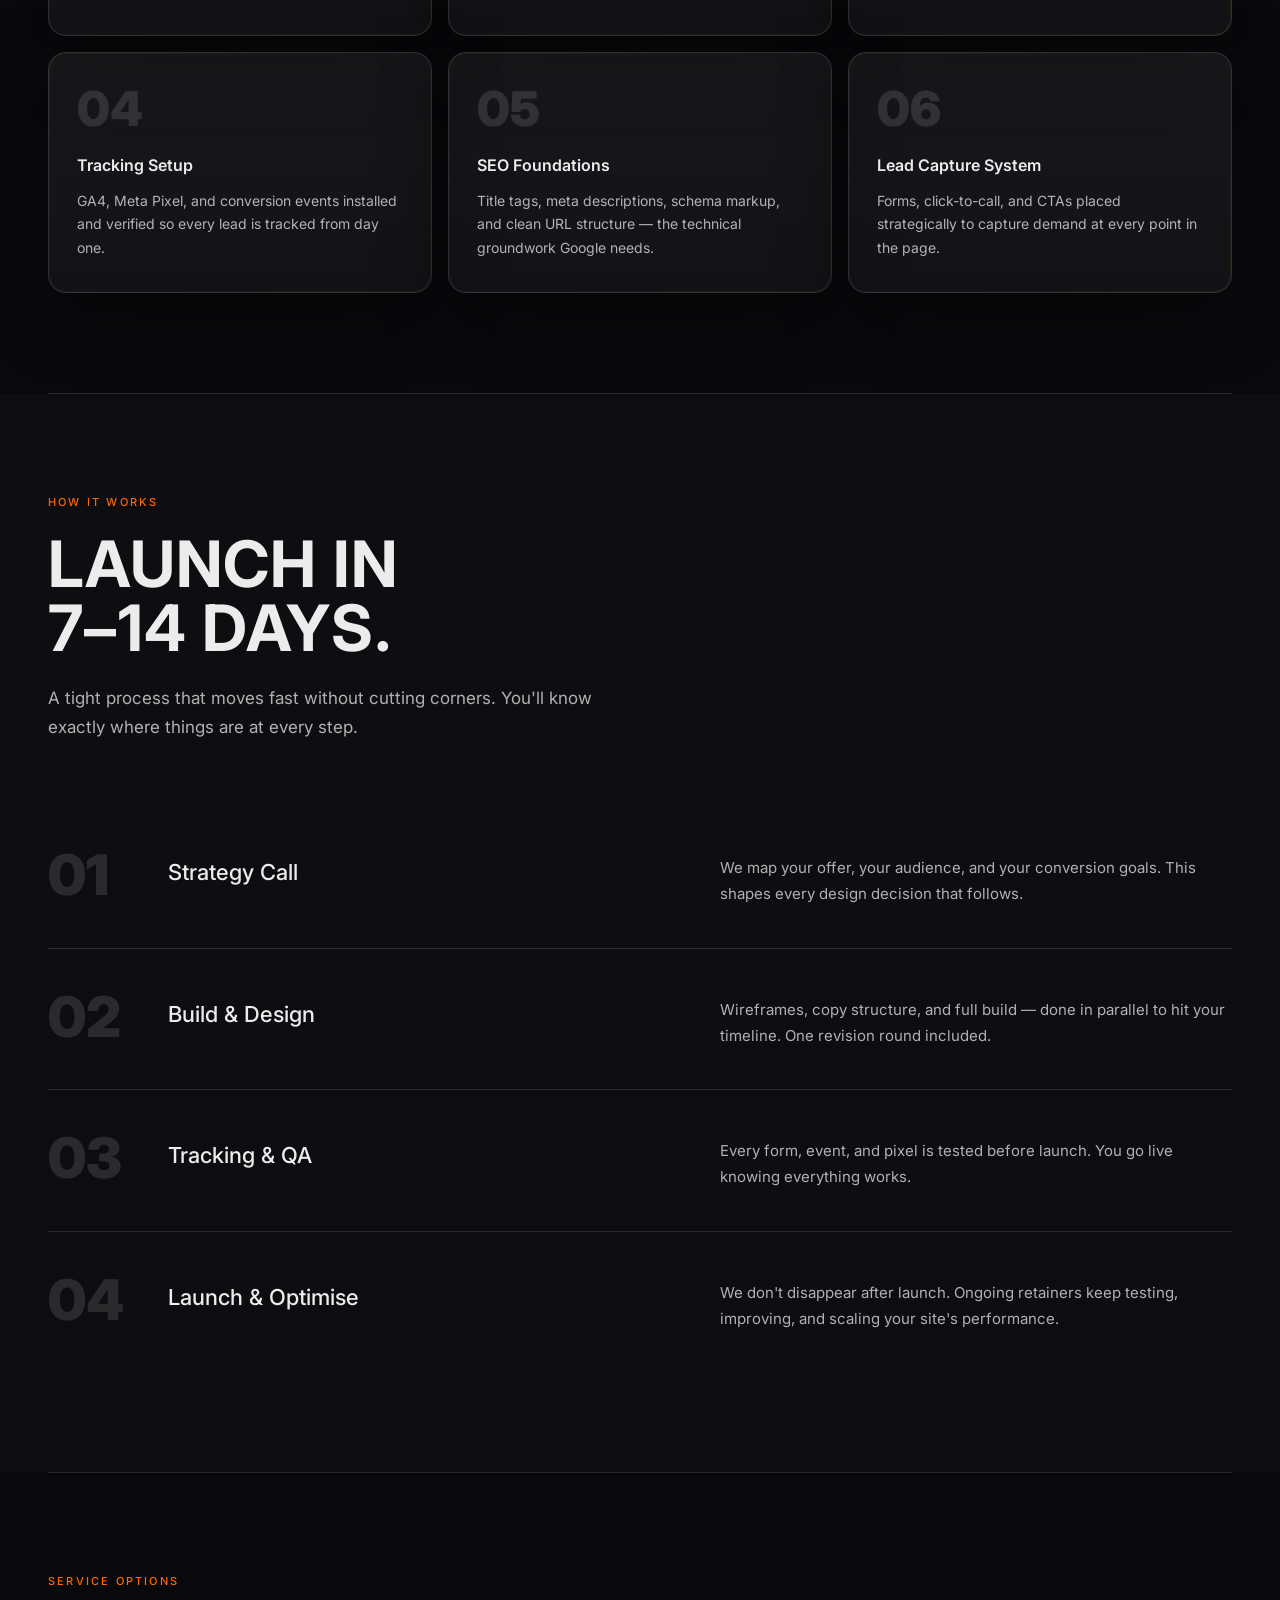
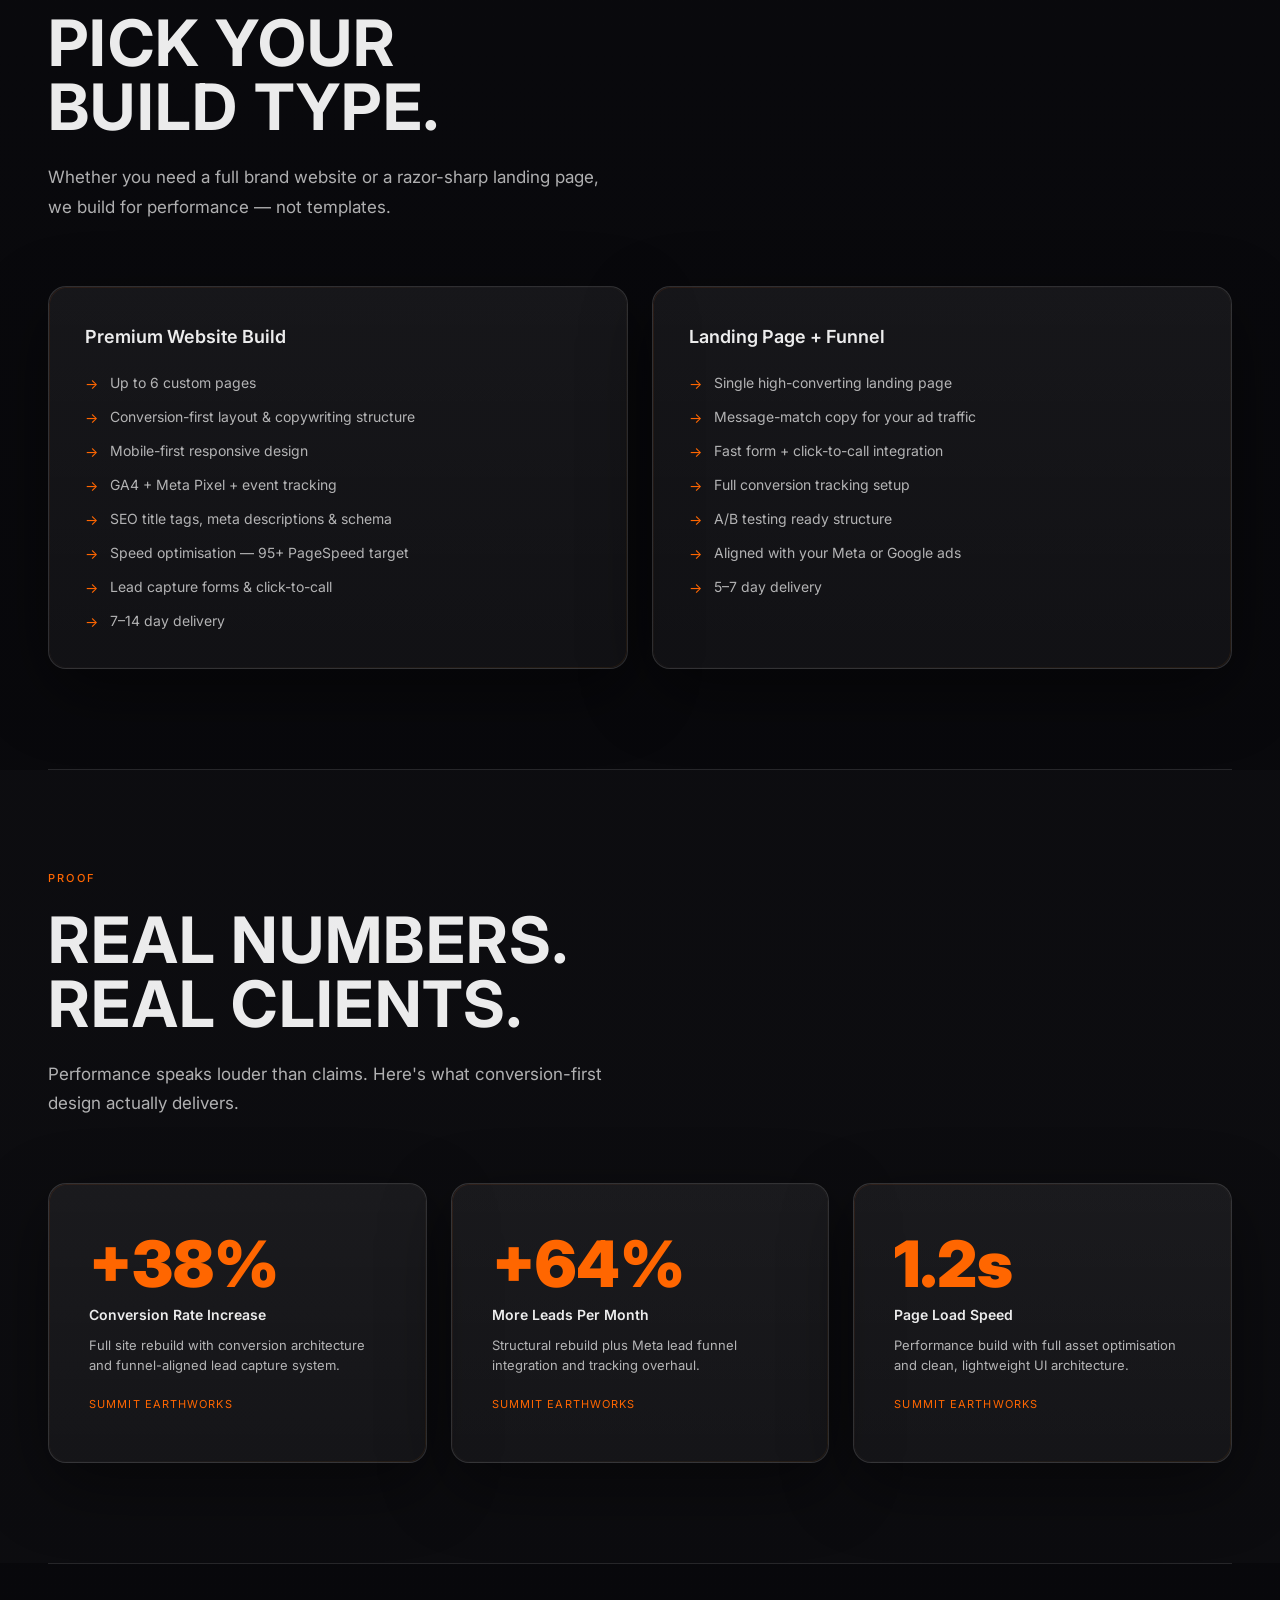
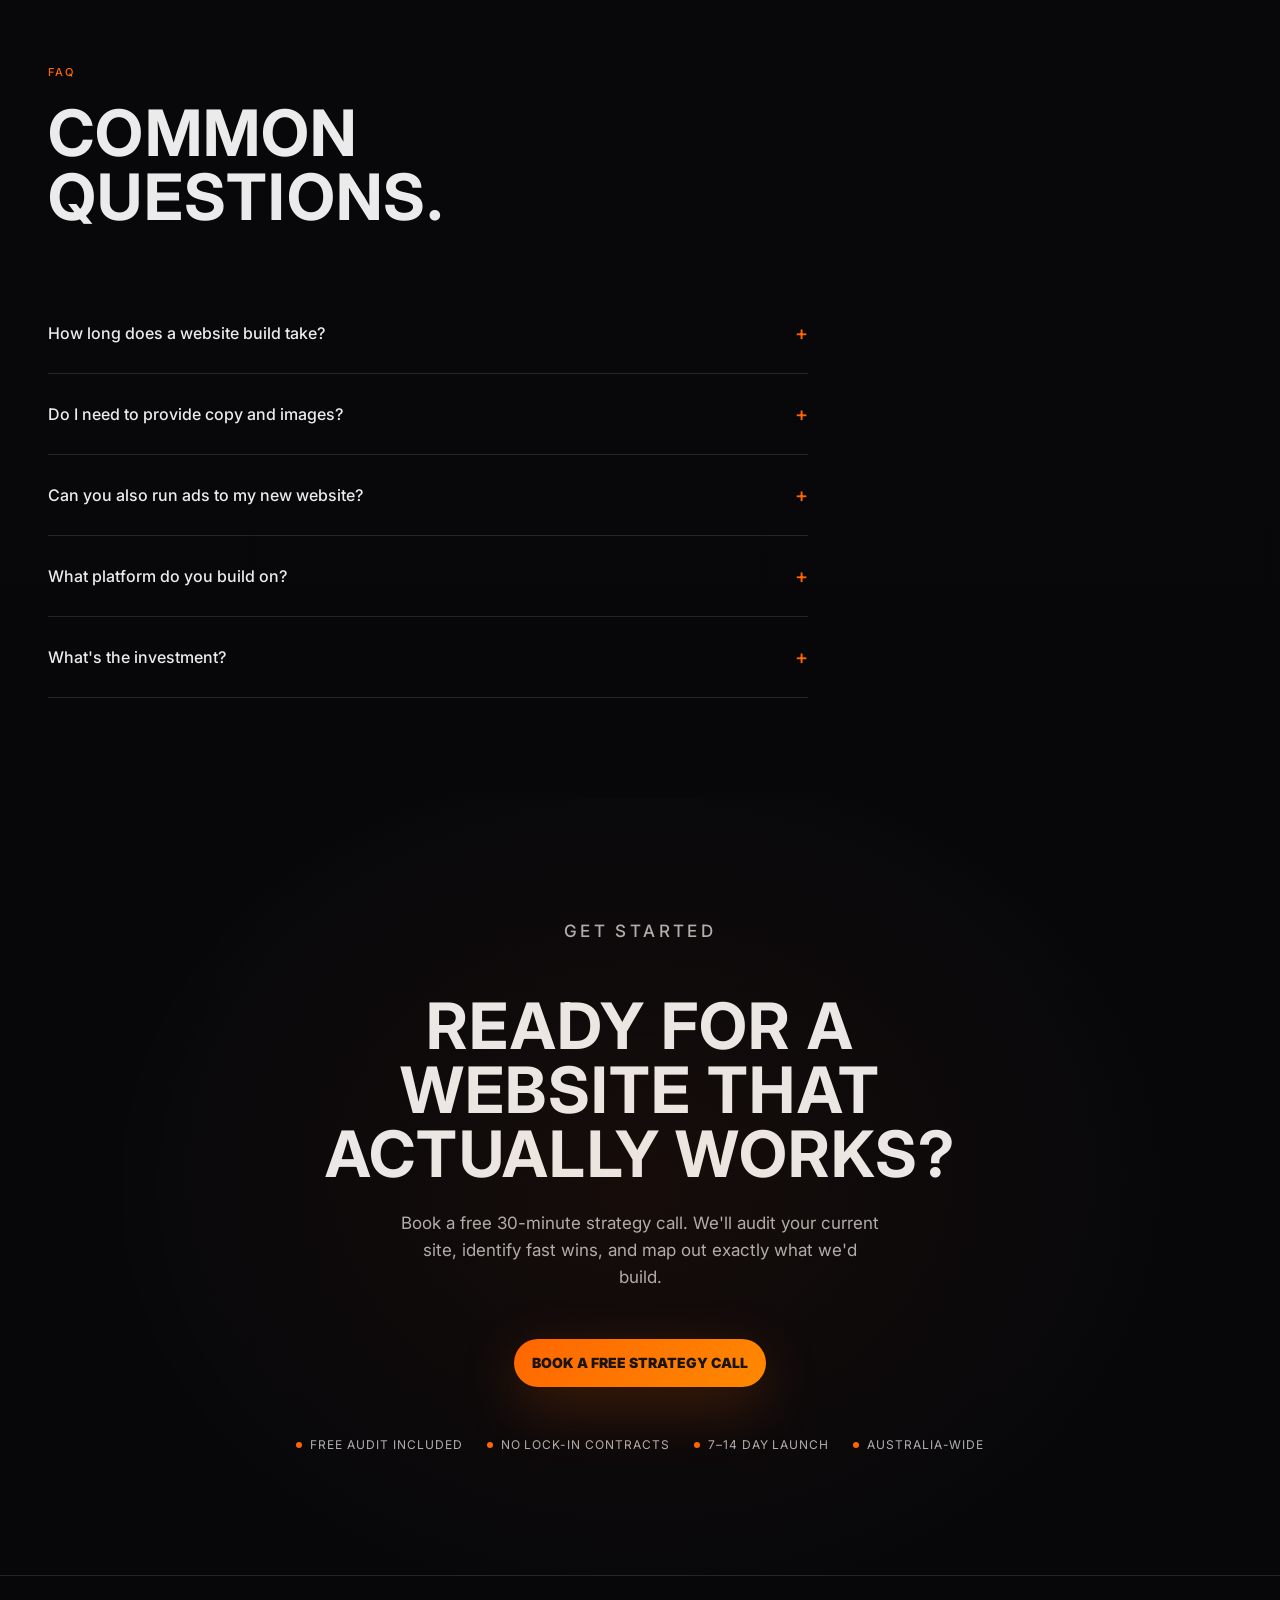
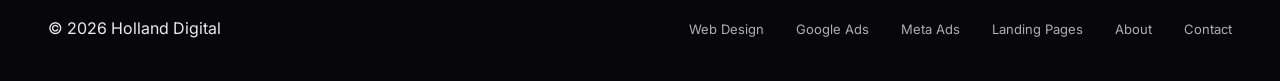
<file: web-design/index.html>
<!DOCTYPE html>
<html lang="en-AU">
<head>
  <meta charset="UTF-8">
  <meta name="viewport" content="width=device-width, initial-scale=1.0">

  <!-- SEO Title & Meta -->
  <title>Web Design Agency Melbourne | Holland Digital</title>
  <meta name="description" content="Conversion-first websites for Australian businesses. Fast 7–14 day launches, mobile-optimised and built to generate leads. Book a free strategy call.">

  <!-- Open Graph -->
  <meta property="og:title" content="Web Design Agency Melbourne | Holland Digital">
  <meta property="og:description" content="Conversion-first websites built to generate leads. Fast 7–14 day launches for Australian businesses.">
  <meta property="og:url" content="https://www.holland-digital.com/web-design">
  <meta property="og:type" content="website">

  <!-- Canonical -->
  <link rel="canonical" href="https://www.holland-digital.com/web-design">
  <meta name="robots" content="index, follow, max-image-preview:large, max-snippet:-1, max-video-preview:-1">
  <meta name="geo.region" content="AU-VIC">
  <meta name="geo.placename" content="Melbourne">
  <link rel="alternate" hreflang="en-AU" href="https://www.holland-digital.com/web-design">
  <meta property="og:site_name" content="Holland Digital">
  <meta property="og:locale" content="en_AU">
  <meta property="og:image" content="https://www.holland-digital.com/android-chrome-512x512.png">
  <meta property="og:image:alt" content="Holland Digital — Web Design Agency Melbourne">
  <meta name="twitter:card" content="summary_large_image">
  <meta name="twitter:title" content="Web Design Agency Melbourne | Holland Digital">
  <meta name="twitter:description" content="Conversion-first websites for Australian businesses. Fast 7–14 day launches, mobile-optimised and built to generate leads.">
  <meta name="twitter:image" content="https://www.holland-digital.com/android-chrome-512x512.png">

  <!-- Favicon -->
  <link rel="icon" type="image/x-icon" href="/favicon.ico">
  <link rel="apple-touch-icon" sizes="180x180" href="/apple-touch-icon.png">
  <link rel="icon" type="image/png" sizes="32x32" href="/favicon-32x32.png">
  <link rel="icon" type="image/png" sizes="16x16" href="/favicon-16x16.png">
  <link rel="sitemap" type="application/xml" href="/sitemap.xml">
  <meta name="theme-color" content="#0b0b0f">

  <link rel="preconnect" href="https://fonts.googleapis.com">
  <link rel="preconnect" href="https://fonts.gstatic.com" crossorigin>
  <link href="https://fonts.googleapis.com/css2?family=Inter:wght@300;400;500;600;700;900&display=swap" rel="stylesheet">
  <link rel="stylesheet" href="https://assets.calendly.com/assets/external/widget.css" />

  <style>
    *, *::before, *::after { box-sizing: border-box; margin: 0; padding: 0; }

    :root {
      --bg: #0b0b0f;
      --bg2: #07070a;
      --text: rgba(255,255,255,.92);
      --muted: rgba(255,255,255,.68);
      --orange: #ff6600;
      --orange2: #ff8a00;
      --border: rgba(255,255,255,.12);
      --surface: rgba(255,255,255,.06);
      --surface2: rgba(255,255,255,.04);
      --radius: 18px;
      --shadow: 0 22px 70px rgba(0,0,0,.45);
      --shadowH: 0 34px 110px rgba(0,0,0,.60);
    }

    html { scroll-behavior: smooth; }

    body {
      background: linear-gradient(180deg, var(--bg), var(--bg2));
      color: var(--text);
      font-family: Inter, system-ui, -apple-system, "Segoe UI", Roboto, Arial, sans-serif;
      font-weight: 400;
      line-height: 1.6;
      overflow-x: hidden;
      -webkit-font-smoothing: antialiased;
      min-height: 100vh;
    }

    /* NAV */
    nav {
      position: sticky;
      top: 0;
      z-index: 999;
      width: 100%;
      display: flex;
      align-items: center;
      justify-content: space-between;
      padding: 14px 22px;
      background: rgba(10,10,14,0.72);
      backdrop-filter: blur(14px);
      border-bottom: 1px solid rgba(255,255,255,0.1);
    }

    nav::after {
      content: "";
      position: absolute;
      left: 0; right: 0; bottom: -1px;
      height: 1px;
      background: linear-gradient(90deg, transparent, rgba(255,102,0,0.55), transparent);
      opacity: 0.55;
      pointer-events: none;
    }

    .nav-logo { text-decoration: none; }

    .brand__box {
      display: inline-flex;
      align-items: center;
      font-weight: 1000;
      letter-spacing: -0.6px;
      font-size: 20px;
      color: rgba(255,255,255,0.95);
      border: 1px solid rgba(255,255,255,0.18);
      border-radius: 12px;
      padding: 9px 14px;
    }

    .brand__box span { color: var(--orange); }

    .nav__links {
      display: flex;
      align-items: center;
      gap: 18px;
    }

    .nav__links a {
      font-weight: 900;
      font-size: 14px;
      color: rgba(255,255,255,.88);
      text-decoration: none;
      opacity: .92;
      transition: transform .15s ease, opacity .15s ease;
    }

    .nav__links a:hover { transform: translateY(-1px); opacity: 1; }

    .nav__phone {
      padding: 10px 12px;
      border-radius: 999px;
      border: 1px solid rgba(255,255,255,0.14);
      background: rgba(255,255,255,0.04);
      font-weight: 900;
      font-size: 14px;
      color: rgba(255,255,255,0.88);
    }

    .nav__burger {
      display: none;
      background: transparent;
      border: 0;
      cursor: pointer;
      padding: 4px;
    }

    .nav__burger span {
      display: block;
      width: 24px;
      height: 2px;
      background: rgba(255,255,255,0.85);
      margin: 5px 0;
      border-radius: 2px;
    }

    /* MOBILE MENU */
    .mobile {
      display: none;
      position: fixed;
      inset: 0;
      z-index: 998;
      background: rgba(7,7,10,0.97);
      backdrop-filter: blur(16px);
    }
    .mobile.is-open { display: block; }
    .mobile__panel {
      display: flex;
      flex-direction: column;
      align-items: center;
      justify-content: center;
      height: 100%;
      gap: 28px;
    }
    .mobile__panel a {
      color: var(--text);
      font-size: 22px;
      font-weight: 800;
      text-decoration: none;
    }
    .mobile__panel a.cta {
      background: linear-gradient(135deg, var(--orange), var(--orange2));
      color: #111 !important;
      padding: 14px 32px;
      border-radius: 999px;
      font-size: 15px;
    }

    /* BUTTONS */
    .cta {
      display: inline-flex;
      align-items: center;
      justify-content: center;
      gap: 10px;
      padding: 13px 18px;
      border-radius: 999px;
      font-weight: 900;
      font-size: 14px;
      text-decoration: none;
      transition: transform 0.16s, box-shadow 0.16s;
      background: linear-gradient(135deg, var(--orange), var(--orange2));
      border: 0;
      box-shadow: rgba(255,102,0,0.22) 0px 18px 60px;
      color: #111 !important;
      cursor: pointer;
      font-family: Inter, system-ui, sans-serif;
    }
    .cta:hover { transform: translateY(-2px); box-shadow: rgba(255,102,0,0.3) 0px 24px 72px; }

    .btn-ghost {
      display: inline-flex;
      align-items: center;
      gap: 8px;
      color: var(--muted);
      font-size: 13px;
      font-weight: 500;
      letter-spacing: 0.06em;
      text-decoration: none;
      transition: color 0.2s;
    }
    .btn-ghost:hover { color: var(--text); }

    /* HERO */
    .hero {
      min-height: 100vh;
      display: flex;
      flex-direction: column;
      justify-content: flex-end;
      padding: 0 48px 80px;
      position: relative;
      overflow: hidden;
    }

    .hero-bg {
      position: absolute;
      inset: 0;
      background:
        radial-gradient(900px 520px at 18% 10%, rgba(255,102,0,0.16), transparent 62%),
        radial-gradient(900px 520px at 86% 35%, rgba(255,138,0,0.10), transparent 68%);
      pointer-events: none;
    }

    .hero-eyebrow {
      font-size: 12px;
      font-weight: 500;
      letter-spacing: 0.2em;
      text-transform: uppercase;
      color: var(--orange);
      margin-bottom: 24px;
    }

    .hero h1 {
      font-size: clamp(72px, 10vw, 140px);
      line-height: 0.92;
      letter-spacing: 0.01em;
      text-transform: uppercase;
      max-width: 900px;
      margin-bottom: 36px;
    }

    .hero h1 em { font-style: normal; color: var(--orange); }

    .hero-sub {
      font-size: 18px;
      color: var(--muted);
      max-width: 520px;
      margin-bottom: 48px;
      font-weight: 300;
      line-height: 1.7;
    }

    .hero-actions { display: flex; gap: 16px; align-items: center; }

    .hero-stats {
      position: absolute;
      top: 50%;
      right: 48px;
      transform: translateY(-50%);
      display: flex;
      flex-direction: column;
      gap: 40px;
    }

    .hero-stat { text-align: right; }

    .hero-stat-num {
      font-size: 52px;
      font-weight: 1000;
      line-height: 1;
      color: var(--text);
    }

    .hero-stat-num span { color: var(--orange); }

    .hero-stat-label {
      font-size: 11px;
      color: var(--muted);
      letter-spacing: 0.1em;
      text-transform: uppercase;
      margin-top: 4px;
    }

    /* SECTIONS */
    section { padding: 100px 48px; }

    .section-label {
      font-size: 11px;
      font-weight: 500;
      letter-spacing: 0.2em;
      text-transform: uppercase;
      color: var(--orange);
      margin-bottom: 20px;
    }

    h2 {
      font-size: clamp(42px, 5vw, 72px);
      line-height: 1;
      text-transform: uppercase;
      letter-spacing: 0.02em;
      margin-bottom: 24px;
      color: var(--text);
    }

    .section-intro {
      font-size: 17px;
      color: var(--muted);
      max-width: 560px;
      line-height: 1.75;
    }

    /* DIVIDER */
    .divider { height: 1px; background: var(--border); margin: 0 48px; }

    /* WHAT YOU GET */
    .what-grid {
      display: grid;
      grid-template-columns: repeat(3, 1fr);
      gap: 16px;
      margin-top: 64px;
    }

    .what-item {
      border-radius: var(--radius);
      background: linear-gradient(180deg, var(--surface), var(--surface2));
      border: 1px solid var(--border);
      box-shadow: var(--shadow);
      padding: 32px 28px;
      position: relative;
      overflow: hidden;
      transition: transform 0.18s, box-shadow 0.18s, border-color 0.18s;
    }

    .what-item::after {
      content: "";
      position: absolute;
      inset: 0;
      border-radius: inherit;
      padding: 1px;
      background: linear-gradient(135deg, rgba(255,102,0,0.55), rgba(255,255,255,0.1), rgba(255,138,0,0.45));
      mask: linear-gradient(#000 0, #000 0) content-box exclude, linear-gradient(#000 0, #000 0);
      opacity: 0.18;
      pointer-events: none;
      transition: opacity 0.18s;
    }

    .what-item:hover {
      transform: translateY(-6px);
      border-color: rgba(255,102,0,0.35);
      box-shadow: var(--shadowH);
    }

    .what-item:hover::after { opacity: 0.45; }

    .what-num {
      font-size: 48px;
      font-weight: 1000;
      color: var(--border);
      line-height: 1;
      margin-bottom: 20px;
    }

    .what-title {
      font-size: 16px;
      font-weight: 600;
      margin-bottom: 10px;
      color: var(--text);
    }

    .what-desc {
      font-size: 14px;
      color: var(--muted);
      line-height: 1.7;
    }

    /* PROCESS */
    .process-section { background: rgba(255,255,255,0.015); }

    .process-steps {
      margin-top: 64px;
      display: flex;
      flex-direction: column;
    }

    .process-step {
      display: grid;
      grid-template-columns: 80px 1fr 1fr;
      gap: 40px;
      align-items: start;
      padding: 40px 0;
      border-bottom: 1px solid var(--border);
    }

    .process-step:last-child { border-bottom: none; }

    .step-num {
      font-size: 56px;
      font-weight: 1000;
      color: var(--border);
      line-height: 1;
    }

    .step-title {
      font-size: 22px;
      font-weight: 500;
      padding-top: 8px;
      color: var(--text);
    }

    .step-desc {
      font-size: 15px;
      color: var(--muted);
      line-height: 1.75;
      padding-top: 8px;
    }

    /* INCLUDED */
    .included-grid {
      display: grid;
      grid-template-columns: 1fr 1fr;
      gap: 24px;
      margin-top: 64px;
    }

    .included-card {
      border-radius: var(--radius);
      background: linear-gradient(180deg, var(--surface), var(--surface2));
      border: 1px solid var(--border);
      box-shadow: var(--shadow);
      padding: 36px;
      position: relative;
      overflow: hidden;
      transition: transform 0.18s, box-shadow 0.18s, border-color 0.18s;
    }

    .included-card::after {
      content: "";
      position: absolute;
      inset: 0;
      border-radius: inherit;
      padding: 1px;
      background: linear-gradient(135deg, rgba(255,102,0,0.55), rgba(255,255,255,0.1), rgba(255,138,0,0.45));
      mask: linear-gradient(#000 0, #000 0) content-box exclude, linear-gradient(#000 0, #000 0);
      opacity: 0.18;
      pointer-events: none;
      transition: opacity 0.18s;
    }

    .included-card:hover {
      transform: translateY(-6px);
      border-color: rgba(255,102,0,0.35);
      box-shadow: var(--shadowH);
    }

    .included-card:hover::after { opacity: 0.45; }

    .included-card h3 {
      font-size: 18px;
      font-weight: 600;
      margin-bottom: 20px;
      color: var(--text);
    }

    .included-list {
      list-style: none;
      display: flex;
      flex-direction: column;
      gap: 12px;
    }

    .included-list li {
      font-size: 14px;
      color: var(--muted);
      display: flex;
      align-items: flex-start;
      gap: 12px;
      line-height: 1.5;
    }

    .included-list li::before {
      content: '→';
      color: var(--orange);
      flex-shrink: 0;
      margin-top: 1px;
    }

    /* RESULTS */
    .results-section { background: rgba(255,255,255,0.015); }

    .results-grid {
      display: grid;
      grid-template-columns: repeat(3, 1fr);
      gap: 24px;
      margin-top: 64px;
    }

    .result-card {
      border-radius: var(--radius);
      background: linear-gradient(180deg, var(--surface), var(--surface2));
      border: 1px solid var(--border);
      box-shadow: var(--shadow);
      padding: 48px 40px;
      position: relative;
      overflow: hidden;
      transition: transform 0.18s, box-shadow 0.18s, border-color 0.18s;
    }

    .result-card::after {
      content: "";
      position: absolute;
      inset: 0;
      border-radius: inherit;
      padding: 1px;
      background: linear-gradient(135deg, rgba(255,102,0,0.55), rgba(255,255,255,0.1), rgba(255,138,0,0.45));
      mask: linear-gradient(#000 0, #000 0) content-box exclude, linear-gradient(#000 0, #000 0);
      opacity: 0.18;
      pointer-events: none;
      transition: opacity 0.18s;
    }

    .result-card:hover {
      transform: translateY(-6px);
      border-color: rgba(255,102,0,0.35);
      box-shadow: var(--shadowH);
    }

    .result-card:hover::after { opacity: 0.45; }

    .result-metric {
      font-size: 64px;
      font-weight: 1000;
      color: var(--orange);
      line-height: 1;
      margin-bottom: 8px;
    }

    .result-label {
      font-size: 14px;
      font-weight: 600;
      margin-bottom: 8px;
      color: var(--text);
    }

    .result-context {
      font-size: 13px;
      color: var(--muted);
      line-height: 1.6;
    }

    .result-client {
      font-size: 11px;
      color: var(--orange);
      letter-spacing: 0.1em;
      text-transform: uppercase;
      margin-top: 20px;
    }

    /* FAQ */
    .faq-list {
      margin-top: 64px;
      max-width: 760px;
    }

    .faq-item { border-bottom: 1px solid var(--border); }

    .faq-q {
      width: 100%;
      background: none;
      border: none;
      color: var(--text);
      font-family: Inter, system-ui, sans-serif;
      font-size: 16px;
      font-weight: 500;
      text-align: left;
      padding: 28px 0;
      cursor: pointer;
      display: flex;
      justify-content: space-between;
      align-items: center;
      gap: 24px;
    }

    .faq-q .icon {
      color: var(--orange);
      font-size: 20px;
      flex-shrink: 0;
      transition: transform 0.3s;
    }

    .faq-item.open .faq-q .icon { transform: rotate(45deg); }

    .faq-a {
      font-size: 15px;
      color: var(--muted);
      line-height: 1.75;
      max-height: 0;
      overflow: hidden;
      transition: max-height 0.4s ease, padding 0.3s;
    }

    .faq-item.open .faq-a {
      max-height: 300px;
      padding-bottom: 28px;
    }

    /* CTA */
    .cta-section {
      text-align: center;
      padding: 120px 48px;
      position: relative;
      overflow: hidden;
    }

    .cta-section::before {
      content: '';
      position: absolute;
      inset: 0;
      background: radial-gradient(ellipse 60% 80% at 50% 50%, rgba(255,102,0,0.06) 0%, transparent 70%);
    }

    .cta-section h2 { max-width: 700px; margin: 0 auto 24px; }

    .cta-section p {
      font-size: 17px;
      color: var(--muted);
      max-width: 480px;
      margin: 0 auto 48px;
    }

    .cta-badges {
      display: flex;
      gap: 24px;
      justify-content: center;
      margin-top: 48px;
      flex-wrap: wrap;
    }

    .badge {
      font-size: 12px;
      color: var(--muted);
      letter-spacing: 0.08em;
      text-transform: uppercase;
      display: flex;
      align-items: center;
      gap: 8px;
    }

    .badge::before {
      content: '';
      width: 6px;
      height: 6px;
      border-radius: 50%;
      background: var(--orange);
      flex-shrink: 0;
    }

    /* FOOTER */
    footer {
      border-top: 1px solid var(--border);
      padding: 40px 48px;
      display: flex;
      justify-content: space-between;
      align-items: center;
    }

    .footer-links {
      display: flex;
      gap: 32px;
      list-style: none;
    }

    .footer-links a {
      font-size: 13px;
      color: var(--muted);
      text-decoration: none;
      transition: color 0.2s;
    }

    .footer-links a:hover { color: var(--text); }

    /* ANIMATIONS */
    @keyframes fadeUp {
      from { opacity: 0; transform: translateY(30px); }
      to { opacity: 1; transform: translateY(0); }
    }

    .hero-eyebrow { animation: fadeUp 0.8s ease both; }
    .hero h1 { animation: fadeUp 0.8s ease both; animation-delay: 0.1s; }
    .hero-sub { animation: fadeUp 0.8s ease both; animation-delay: 0.2s; }
    .hero-actions { animation: fadeUp 0.8s ease both; animation-delay: 0.3s; }

    /* MOBILE */
    @media (max-width: 768px) {
      .nav__links { display: none; }
      .nav__burger { display: block; }
      section { padding: 72px 24px; }
      .hero { padding: 0 24px 72px; }
      .hero-stats { display: none; }
      .what-grid { grid-template-columns: 1fr; }
      .included-grid { grid-template-columns: 1fr; }
      .results-grid { grid-template-columns: 1fr; }
      .process-step { grid-template-columns: 60px 1fr; }
      .step-desc { grid-column: 2; }
      .divider { margin: 0 24px; }
      footer { flex-direction: column; gap: 24px; text-align: center; }
      .footer-links { flex-wrap: wrap; justify-content: center; }
    }
  </style>
  <script type="application/ld+json">
  {
    "@context": "https://schema.org",
    "@graph": [
      {
        "@type": "WebPage",
        "@id": "https://www.holland-digital.com/web-design#webpage",
        "url": "https://www.holland-digital.com/web-design",
        "name": "Web Design Agency Melbourne | Holland Digital",
        "description": "Conversion-first websites for Australian businesses. Fast 7–14 day launches, mobile-optimised and built to generate leads.",
        "isPartOf": { "@id": "https://www.holland-digital.com/#website" },
        "about": { "@id": "https://www.holland-digital.com/web-design#service" },
        "inLanguage": "en-AU"
      },
      {
        "@type": "Service",
        "@id": "https://www.holland-digital.com/web-design#service",
        "name": "Web Design Melbourne",
        "serviceType": "Web Design",
        "provider": { "@id": "https://www.holland-digital.com/#organization" },
        "areaServed": { "@type": "Country", "name": "Australia" },
        "description": "Conversion-first website design for Australian businesses. Custom builds, mobile-optimised, tracking installed. Typical launch in 7–14 days.",
        "url": "https://www.holland-digital.com/web-design"
      },
      {
        "@type": "BreadcrumbList",
        "itemListElement": [
          { "@type": "ListItem", "position": 1, "name": "Home", "item": "https://www.holland-digital.com/" },
          { "@type": "ListItem", "position": 2, "name": "Web Design", "item": "https://www.holland-digital.com/web-design" }
        ]
      },
      {
        "@type": "FAQPage",
        "mainEntity": [
          { "@type": "Question", "name": "How long does a website build take?", "acceptedAnswer": { "@type": "Answer", "text": "Most builds launch within 7–14 days depending on page count, content readiness, and how fast approvals come through. Landing pages can launch in as little as 5 days." } },
          { "@type": "Question", "name": "Do I need to provide copy and images?", "acceptedAnswer": { "@type": "Answer", "text": "We structure the copy framework for you and advise on what's needed. You provide the business details, offers, and any existing brand assets. We handle the rest." } },
          { "@type": "Question", "name": "Can you also run ads to my new website?", "acceptedAnswer": { "@type": "Answer", "text": "Yes — we build the site and the paid acquisition system together so everything is aligned: landing pages match ad creative, tracking is set up from day one, and we optimise both weekly." } },
          { "@type": "Question", "name": "What platform do you build on?", "acceptedAnswer": { "@type": "Answer", "text": "We build custom — no drag-and-drop page builders. Clean, fast code that you own outright. No monthly platform fees and no performance compromises." } },
          { "@type": "Question", "name": "What's the investment?", "acceptedAnswer": { "@type": "Answer", "text": "Pricing is scoped to your project. Book a strategy call and we'll give you a clear number within 24 hours." } }
        ]
      }
    ]
  }
  </script>
</head>
<body>

  <!-- NAV -->
  <nav>
    <a href="/" class="nav-logo" aria-label="Holland Digital Home">
      <span class="brand__box">Holland<span>Digital</span></span>
    </a>
    <div class="nav__links">
      <a href="/web-design">Web Design</a>
      <a href="/google-ads">Google Ads</a>
      <a href="/meta-ads">Meta Ads</a>
      <a href="/landing-pages">Landing Pages</a>
      <a href="/about">About</a>
      <a href="tel:0448359099" class="nav__phone">0448 359 099</a>
      <a href="#" class="cta js-calendly">BOOK A STRATEGY CALL</a>
    </div>
    <button class="nav__burger" aria-label="Open menu" aria-expanded="false">
      <span></span><span></span><span></span>
    </button>
  </nav>

  <!-- MOBILE MENU -->
  <div class="mobile" data-mobile>
    <div class="mobile__panel">
      <a href="/web-design">Web Design</a>
      <a href="/google-ads">Google Ads</a>
      <a href="/meta-ads">Meta Ads</a>
      <a href="/landing-pages">Landing Pages</a>
      <a href="/about">About</a>
      <a href="tel:0448359099">Call: 0448 359 099</a>
      <a href="#" class="cta js-calendly">BOOK A STRATEGY CALL</a>
    </div>
  </div>

  <!-- HERO -->
  <section class="hero">
    <div class="hero-bg"></div>
    <p class="hero-eyebrow">Web Design Agency Australia</p>
    <h1>Websites Built<br>to <em>Convert.</em></h1>
    <p class="hero-sub">Not just pretty — performance-engineered. Every Holland Digital website is built around one goal: turning visitors into leads, enquiries, and sales.</p>
    <div class="hero-actions">
      <a href="#" class="cta js-calendly">BOOK A STRATEGY CALL</a>
      <a href="#results" class="btn-ghost">SEE RESULTS →</a>
    </div>
    <div class="hero-stats">
      <div class="hero-stat">
        <div class="hero-stat-num">+<span>38</span>%</div>
        <div class="hero-stat-label">Avg Conversion Lift</div>
      </div>
      <div class="hero-stat">
        <div class="hero-stat-num"><span>7</span>–14</div>
        <div class="hero-stat-label">Day Launch</div>
      </div>
      <div class="hero-stat">
        <div class="hero-stat-num"><span>95</span>+</div>
        <div class="hero-stat-label">Mobile Speed Score</div>
      </div>
    </div>
  </section>

  <div class="divider"></div>

  <!-- WHAT YOU GET -->
  <section>
    <p class="section-label">What's Included</p>
    <h2>Every Build.<br>Every Time.</h2>
    <p class="section-intro">No cutting corners. No hidden extras. Every website we build includes a complete performance foundation from day one.</p>

    <div class="what-grid">
      <div class="what-item">
        <div class="what-num">01</div>
        <div class="what-title">Conversion-First Structure</div>
        <div class="what-desc">Layout and copy architecture designed around your customer's journey — not aesthetics for aesthetics' sake.</div>
      </div>
      <div class="what-item">
        <div class="what-num">02</div>
        <div class="what-title">Mobile-First Design</div>
        <div class="what-desc">Over 70% of traffic is mobile. Your site is built for that reality first, desktop second.</div>
      </div>
      <div class="what-item">
        <div class="what-num">03</div>
        <div class="what-title">Speed Optimisation</div>
        <div class="what-desc">Fast load times aren't optional — they directly impact rankings and conversion. We target 95+ PageSpeed scores.</div>
      </div>
      <div class="what-item">
        <div class="what-num">04</div>
        <div class="what-title">Tracking Setup</div>
        <div class="what-desc">GA4, Meta Pixel, and conversion events installed and verified so every lead is tracked from day one.</div>
      </div>
      <div class="what-item">
        <div class="what-num">05</div>
        <div class="what-title">SEO Foundations</div>
        <div class="what-desc">Title tags, meta descriptions, schema markup, and clean URL structure — the technical groundwork Google needs.</div>
      </div>
      <div class="what-item">
        <div class="what-num">06</div>
        <div class="what-title">Lead Capture System</div>
        <div class="what-desc">Forms, click-to-call, and CTAs placed strategically to capture demand at every point in the page.</div>
      </div>
    </div>
  </section>

  <div class="divider"></div>

  <!-- PROCESS -->
  <section class="process-section">
    <p class="section-label">How It Works</p>
    <h2>Launch in<br>7–14 Days.</h2>
    <p class="section-intro">A tight process that moves fast without cutting corners. You'll know exactly where things are at every step.</p>

    <div class="process-steps">
      <div class="process-step">
        <div class="step-num">01</div>
        <div class="step-title">Strategy Call</div>
        <div class="step-desc">We map your offer, your audience, and your conversion goals. This shapes every design decision that follows.</div>
      </div>
      <div class="process-step">
        <div class="step-num">02</div>
        <div class="step-title">Build & Design</div>
        <div class="step-desc">Wireframes, copy structure, and full build — done in parallel to hit your timeline. One revision round included.</div>
      </div>
      <div class="process-step">
        <div class="step-num">03</div>
        <div class="step-title">Tracking & QA</div>
        <div class="step-desc">Every form, event, and pixel is tested before launch. You go live knowing everything works.</div>
      </div>
      <div class="process-step">
        <div class="step-num">04</div>
        <div class="step-title">Launch & Optimise</div>
        <div class="step-desc">We don't disappear after launch. Ongoing retainers keep testing, improving, and scaling your site's performance.</div>
      </div>
    </div>
  </section>

  <div class="divider"></div>

  <!-- INCLUDED PACKAGES -->
  <section>
    <p class="section-label">Service Options</p>
    <h2>Pick Your<br>Build Type.</h2>
    <p class="section-intro">Whether you need a full brand website or a razor-sharp landing page, we build for performance — not templates.</p>

    <div class="included-grid">
      <div class="included-card">
        <h3>Premium Website Build</h3>
        <ul class="included-list">
          <li>Up to 6 custom pages</li>
          <li>Conversion-first layout & copywriting structure</li>
          <li>Mobile-first responsive design</li>
          <li>GA4 + Meta Pixel + event tracking</li>
          <li>SEO title tags, meta descriptions & schema</li>
          <li>Speed optimisation — 95+ PageSpeed target</li>
          <li>Lead capture forms & click-to-call</li>
          <li>7–14 day delivery</li>
        </ul>
      </div>
      <div class="included-card">
        <h3>Landing Page + Funnel</h3>
        <ul class="included-list">
          <li>Single high-converting landing page</li>
          <li>Message-match copy for your ad traffic</li>
          <li>Fast form + click-to-call integration</li>
          <li>Full conversion tracking setup</li>
          <li>A/B testing ready structure</li>
          <li>Aligned with your Meta or Google ads</li>
          <li>5–7 day delivery</li>
        </ul>
      </div>
    </div>
  </section>

  <div class="divider"></div>

  <!-- RESULTS -->
  <section class="results-section" id="results">
    <p class="section-label">Proof</p>
    <h2>Real Numbers.<br>Real Clients.</h2>
    <p class="section-intro">Performance speaks louder than claims. Here's what conversion-first design actually delivers.</p>

    <div class="results-grid">
      <div class="result-card">
        <div class="result-metric">+38%</div>
        <div class="result-label">Conversion Rate Increase</div>
        <div class="result-context">Full site rebuild with conversion architecture and funnel-aligned lead capture system.</div>
        <div class="result-client">Summit Earthworks</div>
      </div>
      <div class="result-card">
        <div class="result-metric">+64%</div>
        <div class="result-label">More Leads Per Month</div>
        <div class="result-context">Structural rebuild plus Meta lead funnel integration and tracking overhaul.</div>
        <div class="result-client">Summit Earthworks</div>
      </div>
      <div class="result-card">
        <div class="result-metric">1.2s</div>
        <div class="result-label">Page Load Speed</div>
        <div class="result-context">Performance build with full asset optimisation and clean, lightweight UI architecture.</div>
        <div class="result-client">Summit Earthworks</div>
      </div>
    </div>
  </section>

  <div class="divider"></div>

  <!-- FAQ -->
  <section>
    <p class="section-label">FAQ</p>
    <h2>Common<br>Questions.</h2>

    <div class="faq-list">
      <div class="faq-item">
        <button class="faq-q">How long does a website build take? <span class="icon">+</span></button>
        <div class="faq-a">Most builds launch within 7–14 days depending on page count, content readiness, and how fast approvals come through. Landing pages can launch in as little as 5 days.</div>
      </div>
      <div class="faq-item">
        <button class="faq-q">Do I need to provide copy and images? <span class="icon">+</span></button>
        <div class="faq-a">We structure the copy framework for you and advise on what's needed. You provide the business details, offers, and any existing brand assets. We handle the rest.</div>
      </div>
      <div class="faq-item">
        <button class="faq-q">Can you also run ads to my new website? <span class="icon">+</span></button>
        <div class="faq-a">Yes — and this is where results compound. We build the site and the paid acquisition system together so everything is aligned: landing pages match ad creative, tracking is set up from day one, and we optimise both weekly.</div>
      </div>
      <div class="faq-item">
        <button class="faq-q">What platform do you build on? <span class="icon">+</span></button>
        <div class="faq-a">We build custom — no drag-and-drop page builders. Clean, fast code that you own outright. This means no monthly platform fees and no performance compromises.</div>
      </div>
      <div class="faq-item">
        <button class="faq-q">What's the investment? <span class="icon">+</span></button>
        <div class="faq-a">Pricing is scoped to your project. Book a strategy call and we'll give you a clear number within 24 hours. No vague "starting from" ranges — just a straight answer.</div>
      </div>
    </div>
  </section>

  <!-- CTA -->
  <section class="cta-section">
    <p class="section-label">Get Started</p>
    <h2>Ready for a Website That Actually Works?</h2>
    <p>Book a free 30-minute strategy call. We'll audit your current site, identify fast wins, and map out exactly what we'd build.</p>
    <a href="#" class="cta js-calendly">BOOK A FREE STRATEGY CALL</a>
    <div class="cta-badges">
      <span class="badge">Free audit included</span>
      <span class="badge">No lock-in contracts</span>
      <span class="badge">7–14 day launch</span>
      <span class="badge">Australia-wide</span>
    </div>
  </section>

  <!-- FOOTER -->
  <footer>
    <div class="footer-left">© <span id="y"></span> Holland Digital</div>
    <ul class="footer-links">
      <li><a href="/web-design">Web Design</a></li>
      <li><a href="/google-ads">Google Ads</a></li>
      <li><a href="/meta-ads">Meta Ads</a></li>
      <li><a href="/landing-pages">Landing Pages</a></li>
      <li><a href="/about">About</a></li>
      <li><a href="/#contact">Contact</a></li>
    </ul>
  </footer>

  <script>
    document.getElementById('y').textContent = new Date().getFullYear();

    document.querySelectorAll('.faq-q').forEach(btn => {
      btn.addEventListener('click', () => {
        const item = btn.parentElement;
        const isOpen = item.classList.contains('open');
        document.querySelectorAll('.faq-item').forEach(i => i.classList.remove('open'));
        if (!isOpen) item.classList.add('open');
      });
    });

    const burger = document.querySelector('.nav__burger');
    const mobile = document.querySelector('[data-mobile]');
    if (burger && mobile) {
      burger.addEventListener('click', () => {
        const open = mobile.classList.toggle('is-open');
        burger.setAttribute('aria-expanded', open ? 'true' : 'false');
      });
      mobile.addEventListener('click', (e) => {
        if (e.target === mobile) {
          mobile.classList.remove('is-open');
          burger.setAttribute('aria-expanded', 'false');
        }
      });
      mobile.querySelectorAll('a').forEach(a => {
        a.addEventListener('click', () => {
          mobile.classList.remove('is-open');
          burger.setAttribute('aria-expanded', 'false');
        });
      });
    }

    const CALENDLY_URL = 'https://calendly.com/holland-digital-ywaf/30min';

    function loadCalendly() {
      return new Promise((resolve) => {
        if (window.Calendly) return resolve(true);
        const existing = document.querySelector('script[data-calendly="true"]');
        if (existing) {
          existing.addEventListener('load', () => resolve(true));
          existing.addEventListener('error', () => resolve(false));
          return;
        }
        const s = document.createElement('script');
        s.src = 'https://assets.calendly.com/assets/external/widget.js';
        s.async = true;
        s.dataset.calendly = 'true';
        s.onload = () => resolve(true);
        s.onerror = () => resolve(false);
        document.body.appendChild(s);
      });
    }

    document.querySelectorAll('.js-calendly').forEach((btn) => {
      btn.addEventListener('click', async (e) => {
        e.preventDefault();
        const ok = await loadCalendly();
        if (ok && window.Calendly) {
          window.Calendly.initPopupWidget({ url: CALENDLY_URL });
        } else {
          window.open(CALENDLY_URL, '_blank', 'noopener');
        }
      });
    });
  </script>
</body>
</html>
</file>
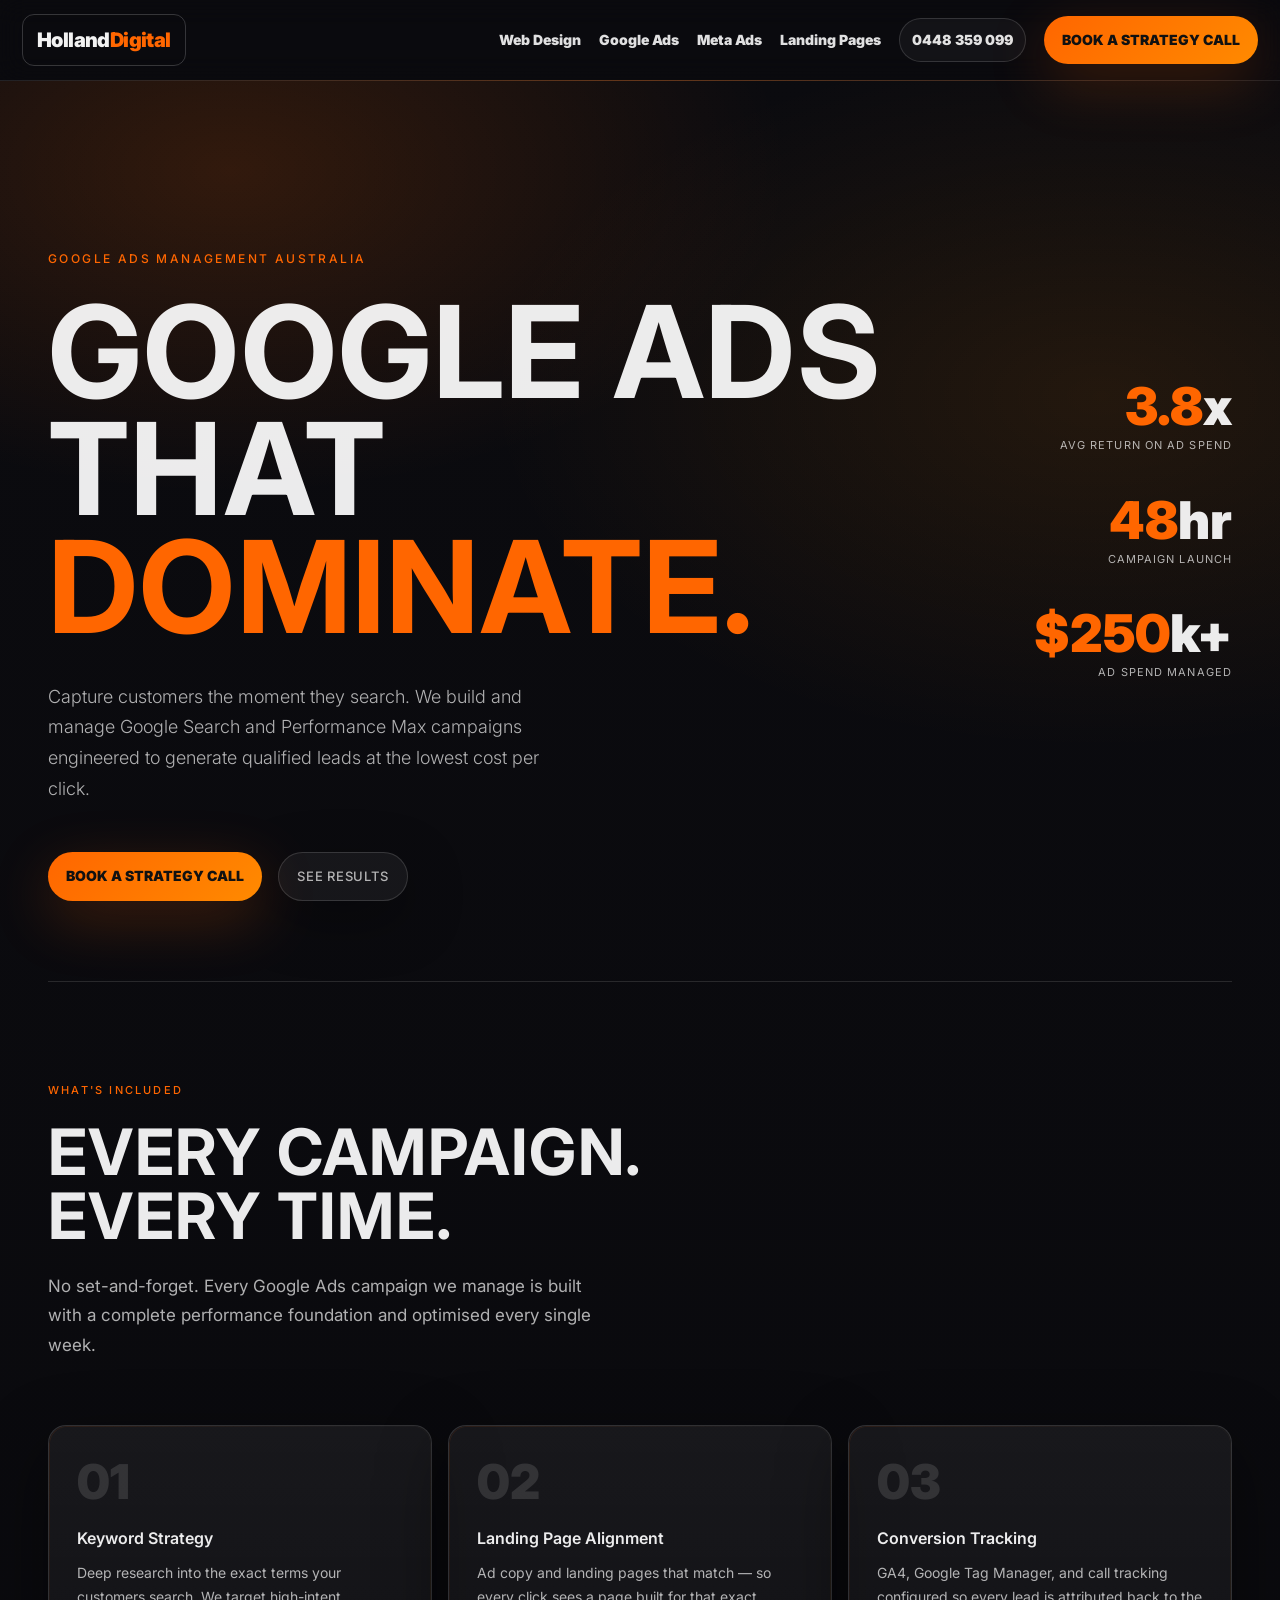
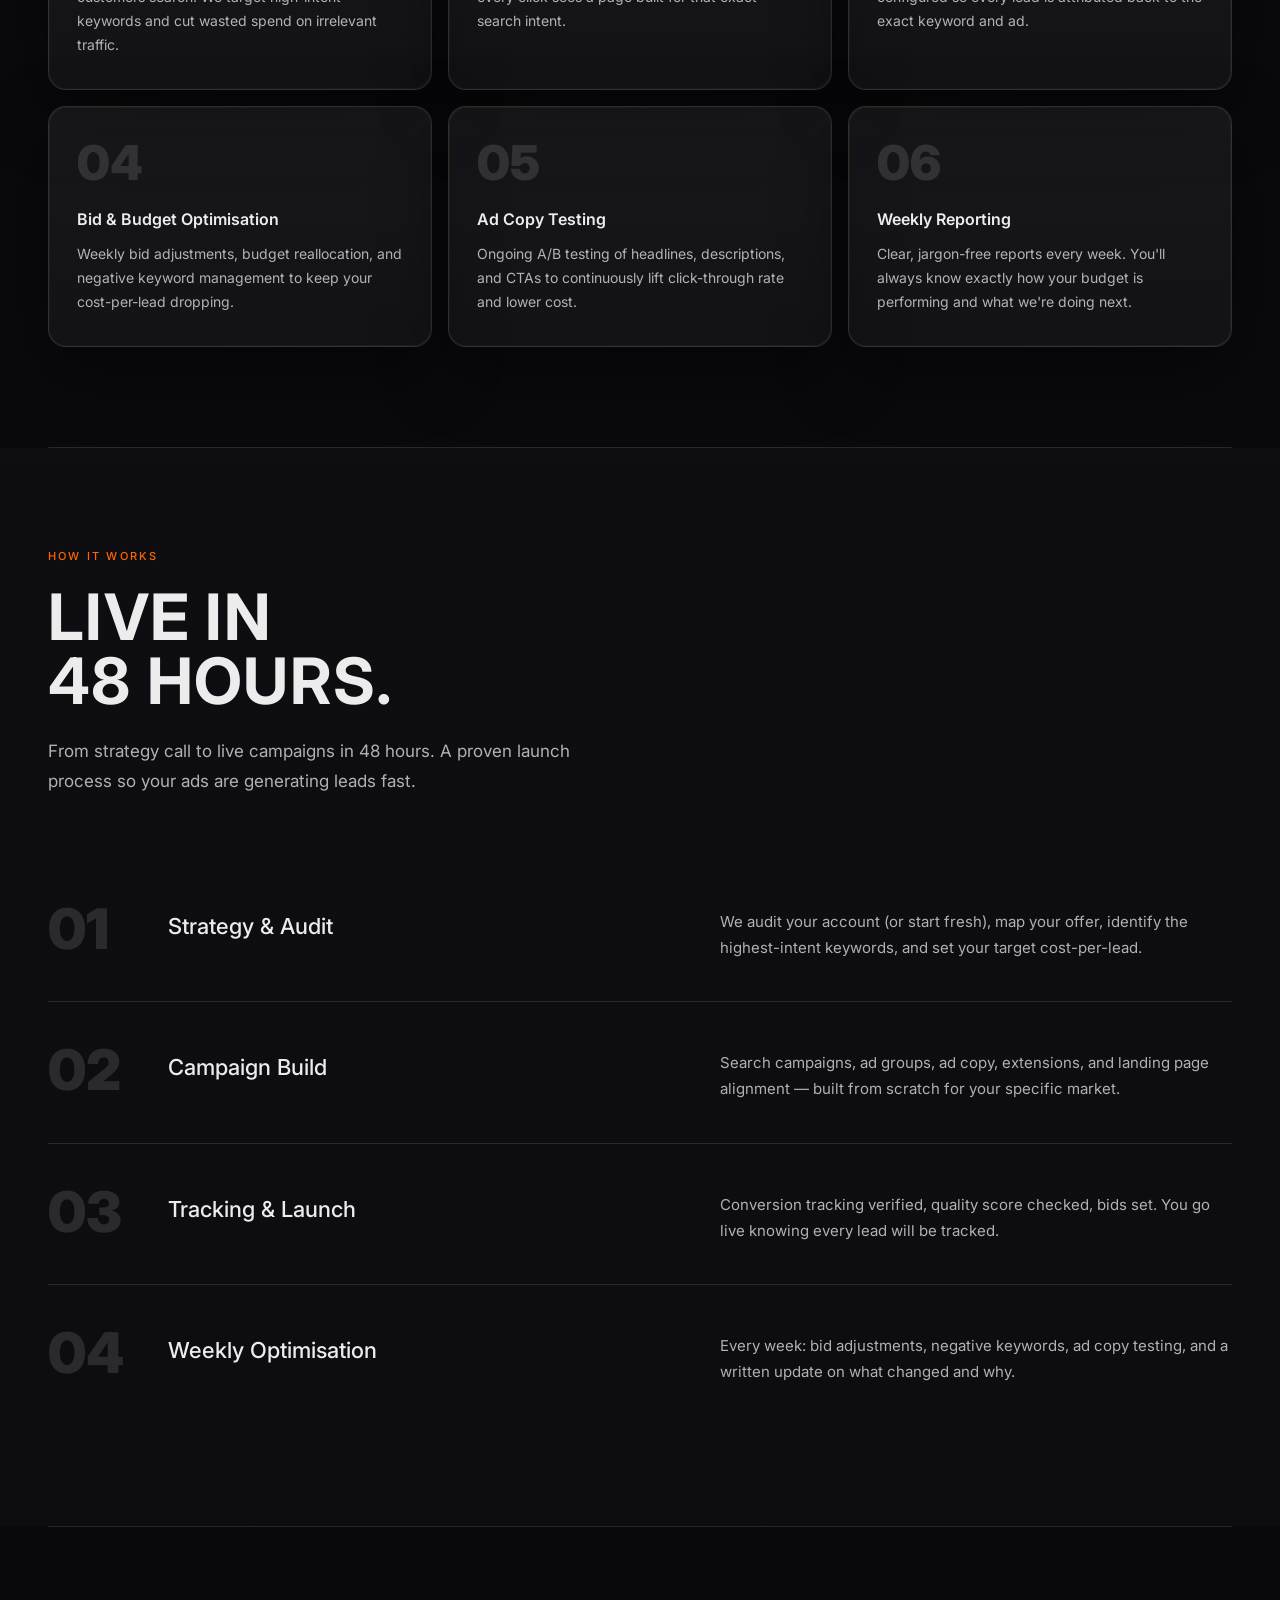
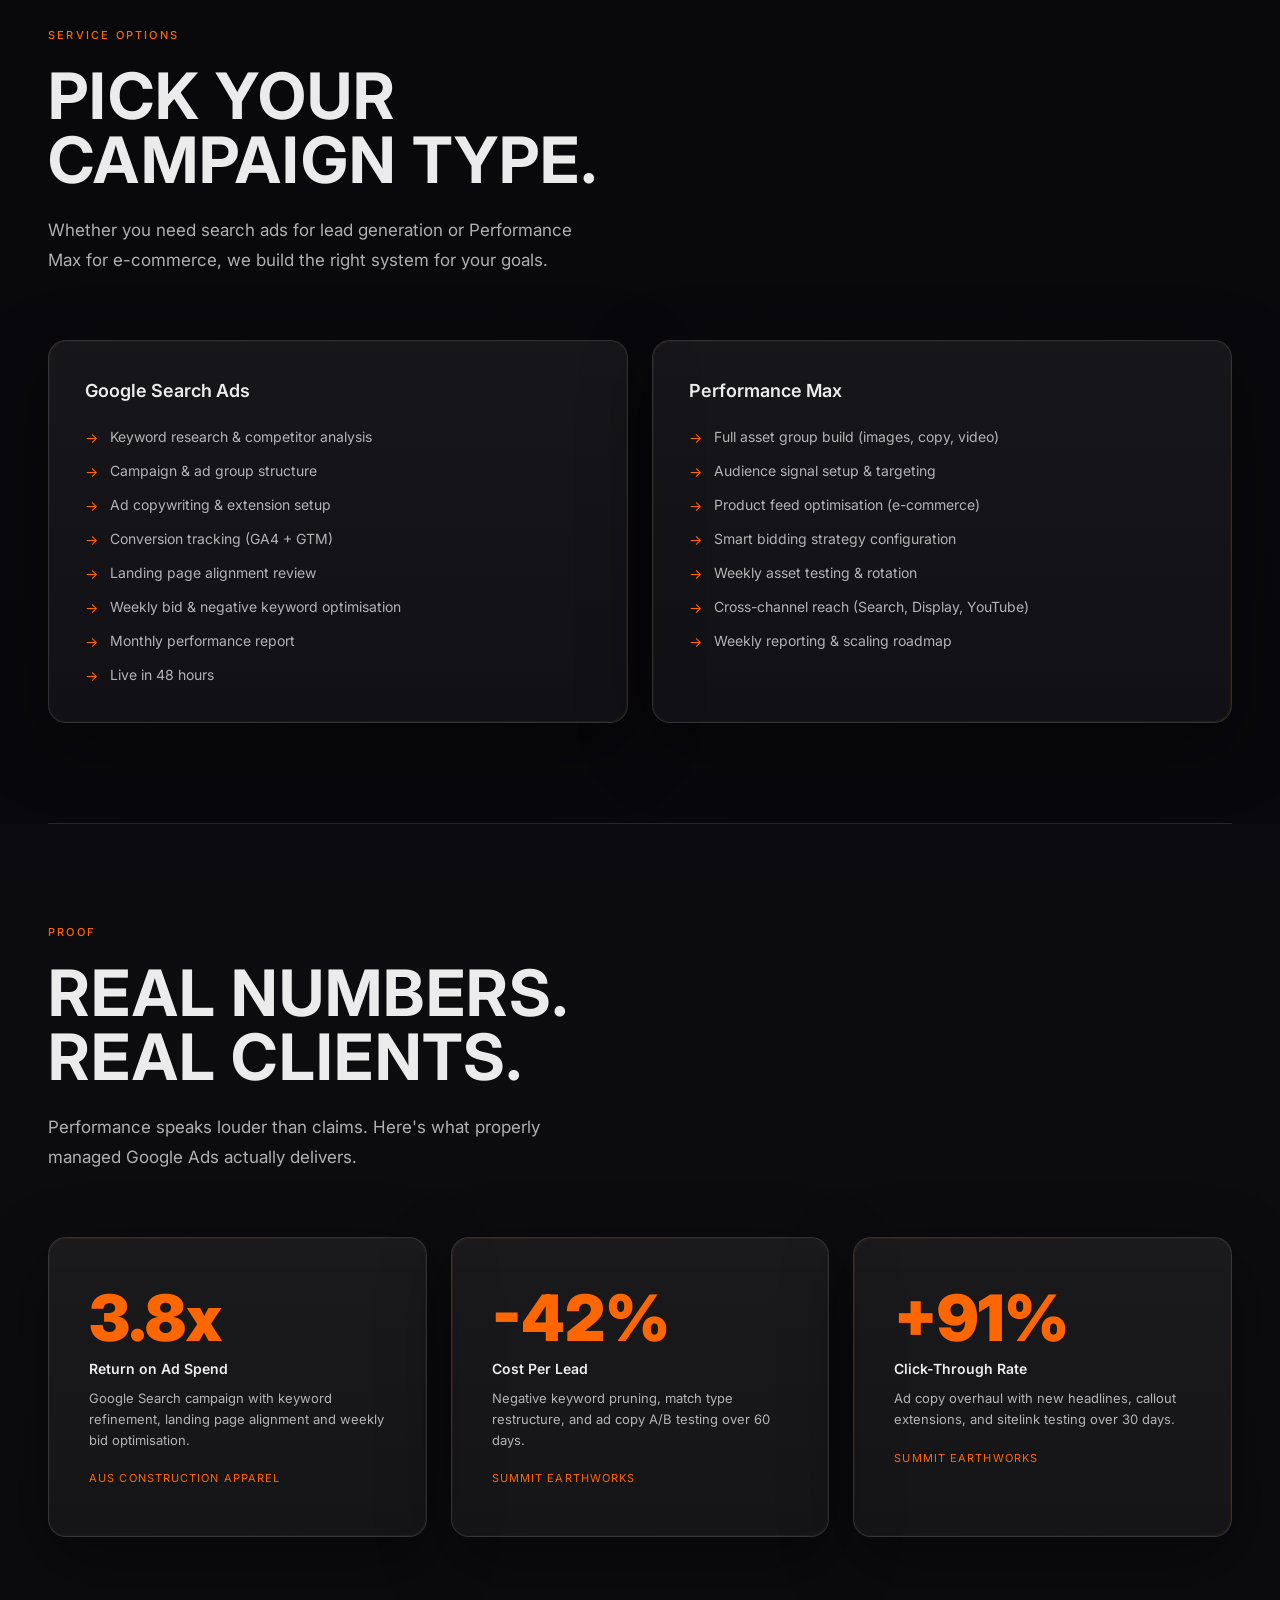
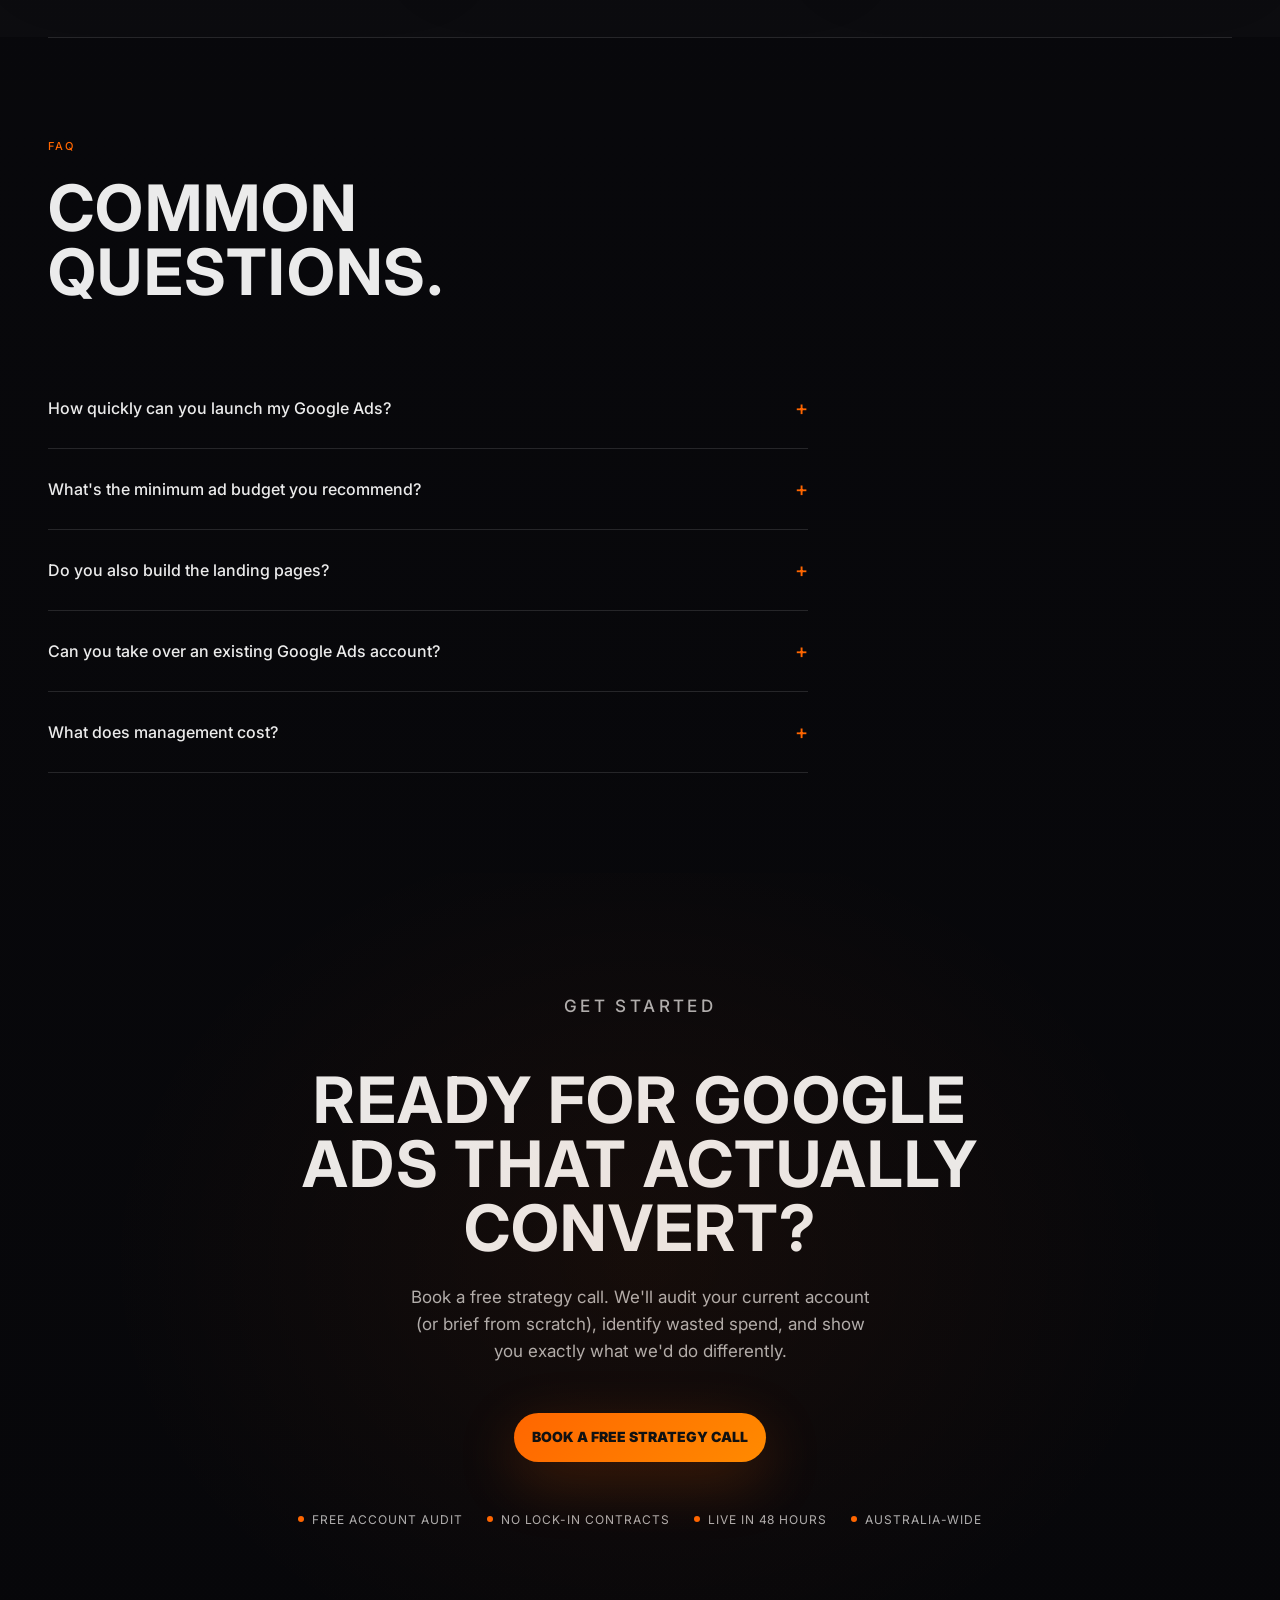
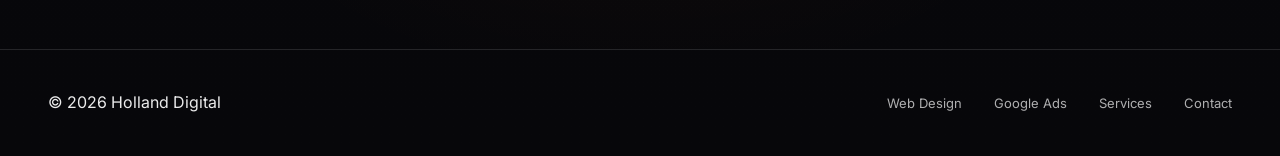
<file: google-ads.html>
<!DOCTYPE html>
<html lang="en">
<head>
  <meta charset="UTF-8">
  <meta name="viewport" content="width=device-width, initial-scale=1.0">

  <!-- SEO Title & Meta -->
  <title>Google Ads Management Australia | High-Intent Traffic That Converts | Holland Digital</title>
  <meta name="description" content="Holland Digital manages Google Ads for Australian businesses. Search, Performance Max, keyword strategy, conversion tracking and weekly optimisation. Book a free strategy call.">

  <!-- Open Graph -->
  <meta property="og:title" content="Google Ads Management Australia | Holland Digital">
  <meta property="og:description" content="Google Search and Performance Max campaigns built to capture high-intent traffic and generate qualified leads for Australian businesses.">
  <meta property="og:url" content="https://www.holland-digital.com/google-ads">
  <meta property="og:type" content="website">

  <!-- Canonical -->
  <link rel="canonical" href="https://www.holland-digital.com/google-ads">

    <!-- Favicon -->
  <link rel="icon" type="image/x-icon" href="/favicon.ico">
  <link rel="apple-touch-icon" sizes="180x180" href="/apple-touch-icon.png">
  <link rel="icon" type="image/png" sizes="32x32" href="/favicon-32x32.png">
  <link rel="icon" type="image/png" sizes="16x16" href="/favicon-16x16.png">

  <link rel="preconnect" href="https://fonts.googleapis.com">
  <link rel="preconnect" href="https://fonts.gstatic.com" crossorigin>
  <link href="https://fonts.googleapis.com/css2?family=Inter:wght@300;400;500;600;700;900&display=swap" rel="stylesheet">

  <style>
    *, *::before, *::after { box-sizing: border-box; margin: 0; padding: 0; }

    :root {
      --bg: #0b0b0f;
      --bg2: #07070a;
      --text: rgba(255,255,255,.92);
      --muted: rgba(255,255,255,.68);
      --orange: #ff6600;
      --orange2: #ff8a00;
      --border: rgba(255,255,255,.12);
      --surface: rgba(255,255,255,.06);
      --surface2: rgba(255,255,255,.04);
      --radius: 18px;
      --shadow: 0 22px 70px rgba(0,0,0,.45);
      --shadowH: 0 34px 110px rgba(0,0,0,.60);
    }

    html { scroll-behavior: smooth; }

    body {
      background: linear-gradient(180deg, var(--bg), var(--bg2));
      color: var(--text);
      font-family: Inter, system-ui, -apple-system, "Segoe UI", Roboto, Arial, sans-serif;
      font-weight: 400;
      line-height: 1.6;
      overflow-x: hidden;
      -webkit-font-smoothing: antialiased;
      min-height: 100vh;
    }

    /* NAV */
    nav {
      position: sticky;
      top: 0;
      z-index: 999;
      width: 100%;
      display: flex;
      align-items: center;
      justify-content: space-between;
      padding: 14px 22px;
      background: rgba(10,10,14,0.72);
      backdrop-filter: blur(14px);
      border-bottom: 1px solid rgba(255,255,255,0.1);
      position: relative;
    }

    nav::after {
      content: "";
      position: absolute;
      left: 0; right: 0; bottom: -1px;
      height: 1px;
      background: linear-gradient(90deg, transparent, rgba(255,102,0,0.55), transparent);
      opacity: 0.55;
      pointer-events: none;
    }

    /* LOGO */
    .nav-logo {
      text-decoration: none;
    }

    .brand__box {
      display: inline-flex;
      gap: 0;
      align-items: center;
      font-weight: 1000;
      letter-spacing: -0.6px;
      font-size: 20px;
      color: rgba(255,255,255,0.95);
      border: 1px solid rgba(255,255,255,0.18);
      border-radius: 12px;
      padding: 9px 14px;
      font-family: Inter, system-ui, sans-serif;
    }

    .brand__box span { color: var(--orange); }

    /* NAV LINKS */
    .nav__links {
      display: flex;
      align-items: center;
      gap: 18px;
    }

    .nav__links a {
      font-weight: 900;
      font-size: 14px;
      color: rgba(255,255,255,0.88);
      text-decoration: none;
      text-transform: none;
      letter-spacing: normal;
      opacity: 1;
      transition: transform 0.15s, opacity 0.15s;
    }

    .nav__links a:hover { transform: translateY(-1px); opacity: 1; }

    .nav__phone {
      padding: 10px 12px;
      border-radius: 999px;
      border: 1px solid rgba(255,255,255,0.14);
      background: rgba(255,255,255,0.04);
      font-weight: 900;
      font-size: 14px;
      color: rgba(255,255,255,0.88);
    }

    /* HAMBURGER */
    .nav__burger {
      display: none;
      background: transparent;
      border: 0;
      cursor: pointer;
      padding: 4px;
    }

    .nav__burger span {
      display: block;
      width: 24px;
      height: 2px;
      background: rgba(255,255,255,0.85);
      margin: 5px 0;
      border-radius: 2px;
    }

    /* BUTTONS */
    .btn-primary, .cta {
      display: inline-flex;
      align-items: center;
      justify-content: center;
      gap: 10px;
      padding: 13px 18px;
      border-radius: 999px;
      font-weight: 900;
      font-size: 14px;
      letter-spacing: normal;
      text-transform: none;
      text-decoration: none;
      transition: transform 0.16s, box-shadow 0.16s;
      position: relative;
      overflow: hidden;
      background: linear-gradient(135deg, var(--orange), var(--orange2));
      border: 0;
      box-shadow: rgba(255,102,0,0.22) 0px 18px 60px;
      color: #111 !important;
      cursor: pointer;
      font-family: Inter, system-ui, sans-serif;
    }

    .btn-primary:hover, .cta:hover {
      transform: translateY(-2px);
      box-shadow: rgba(255,102,0,0.3) 0px 24px 72px;
    }

    .btn-ghost {
      display: inline-flex;
      align-items: center;
      justify-content: center;
      gap: 10px;
      padding: 13px 18px;
      border-radius: 999px;
      font-weight: 900;
      font-size: 14px;
      letter-spacing: normal;
      text-transform: none;
      text-decoration: none;
      transition: transform 0.16s, box-shadow 0.16s, border-color 0.16s;
      background: rgba(255,255,255,0.05);
      border: 1px solid rgba(255,255,255,0.14);
      color: rgba(255,255,255,0.92);
      box-shadow: rgba(0,0,0,0.35) 0px 18px 55px;
      font-family: Inter, system-ui, sans-serif;
    }

    .btn-ghost:hover {
      transform: translateY(-2px);
      border-color: rgba(255,102,0,0.25);
    }

    /* HERO */
    .hero {
      min-height: 100vh;
      display: flex;
      flex-direction: column;
      justify-content: flex-end;
      padding: 0 48px 80px;
      position: relative;
      overflow: hidden;
    }

    .hero-bg {
      position: absolute;
      inset: 0;
      background:
        radial-gradient(900px 520px at 18% 10%, rgba(255,102,0,0.16), transparent 62%),
        radial-gradient(900px 520px at 86% 35%, rgba(255,138,0,0.10), transparent 68%);
      pointer-events: none;
    }

    .hero-eyebrow {
      font-size: 12px;
      font-weight: 500;
      letter-spacing: 0.2em;
      text-transform: uppercase;
      color: var(--orange);
      margin-bottom: 24px;
    }

    .hero h1 {
      font-family: Inter, system-ui, sans-serif;
      font-size: clamp(72px, 10vw, 140px);
      line-height: 0.92;
      letter-spacing: 0.01em;
      text-transform: uppercase;
      max-width: 900px;
      margin-bottom: 36px;
    }

    .hero h1 em {
      font-style: normal;
      color: var(--orange);
    }

    .hero-sub {
      font-size: 18px;
      color: var(--muted);
      max-width: 520px;
      margin-bottom: 48px;
      font-weight: 300;
      line-height: 1.7;
    }

    .hero-actions {
      display: flex;
      gap: 16px;
      align-items: center;
    }

    .btn-primary {
      background: var(--orange);
      color: #fff;
      padding: 16px 32px;
      font-size: 13px;
      font-weight: 600;
      letter-spacing: 0.1em;
      text-transform: uppercase;
      text-decoration: none;
      border-radius: var(--radius);
      box-shadow: var(--shadow);
      transition: background 0.2s, transform 0.2s, box-shadow 0.2s;
    }

    .btn-primary:hover {
      background: var(--orange2);
      transform: translateY(-2px);
      box-shadow: var(--shadowH);
    }

    .btn-ghost {
      color: var(--muted);
      font-size: 13px;
      font-weight: 500;
      letter-spacing: 0.06em;
      text-decoration: none;
      display: flex;
      align-items: center;
      gap: 8px;
      transition: color 0.2s;
    }

    .btn-ghost:hover { color: var(--text); }

    .hero-stats {
      position: absolute;
      top: 50%;
      right: 48px;
      transform: translateY(-50%);
      display: flex;
      flex-direction: column;
      gap: 40px;
    }

    .hero-stat { text-align: right; }

    .hero-stat-num {
      font-family: Inter, system-ui, sans-serif;
      font-size: 52px;
      font-weight: 1000;
      line-height: 1;
      color: var(--text);
    }

    .hero-stat-num span { color: var(--orange); }

    .hero-stat-label {
      font-size: 11px;
      color: var(--muted);
      letter-spacing: 0.1em;
      text-transform: uppercase;
      margin-top: 4px;
    }

    /* SECTIONS */
    section { padding: 100px 48px; }

    .section-label {
      font-size: 11px;
      font-weight: 500;
      letter-spacing: 0.2em;
      text-transform: uppercase;
      color: var(--orange);
      margin-bottom: 20px;
    }

    h2 {
      font-family: Inter, system-ui, sans-serif;
      font-size: clamp(42px, 5vw, 72px);
      line-height: 1;
      text-transform: uppercase;
      letter-spacing: 0.02em;
      margin-bottom: 24px;
      color: var(--text);
    }

    .section-intro {
      font-size: 17px;
      color: var(--muted);
      max-width: 560px;
      line-height: 1.75;
    }

    /* DIVIDER */
    .divider {
      height: 1px;
      background: var(--border);
      margin: 0 48px;
    }

    /* WHAT YOU GET */
    .what-grid {
      display: grid;
      grid-template-columns: repeat(3, 1fr);
      gap: 16px;
      margin-top: 64px;
    }

    .what-item {
      border-radius: var(--radius);
      background: linear-gradient(180deg, var(--surface), var(--surface2));
      border: 1px solid var(--border);
      box-shadow: var(--shadow);
      padding: 32px 28px;
      position: relative;
      overflow: hidden;
      transition: transform 0.18s, box-shadow 0.18s, border-color 0.18s;
    }

    .what-item::after {
      content: "";
      position: absolute;
      inset: 0;
      border-radius: inherit;
      padding: 1px;
      background: linear-gradient(135deg, rgba(255,102,0,0.55), rgba(255,255,255,0.1), rgba(255,138,0,0.45));
      mask: linear-gradient(#000 0, #000 0) content-box exclude, linear-gradient(#000 0, #000 0);
      opacity: 0.18;
      pointer-events: none;
      transition: opacity 0.18s;
    }

    .what-item:hover {
      transform: translateY(-6px);
      border-color: rgba(255,102,0,0.35);
      box-shadow: var(--shadowH);
    }

    .what-item:hover::after { opacity: 0.45; }

    .what-num {
      font-family: Inter, system-ui, sans-serif;
      font-size: 48px;
      font-weight: 1000;
      color: var(--border);
      line-height: 1;
      margin-bottom: 20px;
    }

    .what-title {
      font-size: 16px;
      font-weight: 600;
      margin-bottom: 10px;
      color: var(--text);
    }

    .what-desc {
      font-size: 14px;
      color: var(--muted);
      line-height: 1.7;
    }

    /* PROCESS */
    .process-section { background: rgba(255,255,255,0.015); }

    .process-steps {
      margin-top: 64px;
      display: flex;
      flex-direction: column;
      gap: 0;
    }

    .process-step {
      display: grid;
      grid-template-columns: 80px 1fr 1fr;
      gap: 40px;
      align-items: start;
      padding: 40px 0;
      border-bottom: 1px solid var(--border);
    }

    .process-step:last-child { border-bottom: none; }

    .step-num {
      font-family: Inter, system-ui, sans-serif;
      font-size: 56px;
      font-weight: 1000;
      color: var(--border);
      line-height: 1;
    }

    .step-title {
      font-size: 22px;
      font-weight: 500;
      padding-top: 8px;
      color: var(--text);
    }

    .step-desc {
      font-size: 15px;
      color: var(--muted);
      line-height: 1.75;
      padding-top: 8px;
    }

    /* INCLUDED */
    .included-grid {
      display: grid;
      grid-template-columns: 1fr 1fr;
      gap: 24px;
      margin-top: 64px;
    }

    .included-card {
      border-radius: var(--radius);
      background: linear-gradient(180deg, var(--surface), var(--surface2));
      border: 1px solid var(--border);
      box-shadow: var(--shadow);
      padding: 36px;
      position: relative;
      overflow: hidden;
      transition: transform 0.18s, box-shadow 0.18s, border-color 0.18s;
    }

    .included-card::after {
      content: "";
      position: absolute;
      inset: 0;
      border-radius: inherit;
      padding: 1px;
      background: linear-gradient(135deg, rgba(255,102,0,0.55), rgba(255,255,255,0.1), rgba(255,138,0,0.45));
      mask: linear-gradient(#000 0, #000 0) content-box exclude, linear-gradient(#000 0, #000 0);
      opacity: 0.18;
      pointer-events: none;
      transition: opacity 0.18s;
    }

    .included-card:hover {
      transform: translateY(-6px);
      border-color: rgba(255,102,0,0.35);
      box-shadow: var(--shadowH);
    }

    .included-card:hover::after { opacity: 0.45; }

    .included-card h3 {
      font-size: 18px;
      font-weight: 600;
      margin-bottom: 20px;
      color: var(--text);
    }

    .included-list {
      list-style: none;
      display: flex;
      flex-direction: column;
      gap: 12px;
    }

    .included-list li {
      font-size: 14px;
      color: var(--muted);
      display: flex;
      align-items: flex-start;
      gap: 12px;
      line-height: 1.5;
    }

    .included-list li::before {
      content: '→';
      color: var(--orange);
      flex-shrink: 0;
      margin-top: 1px;
    }

    /* RESULTS */
    .results-section { background: rgba(255,255,255,0.015); }

    .results-grid {
      display: grid;
      grid-template-columns: repeat(3, 1fr);
      gap: 24px;
      margin-top: 64px;
    }

    .result-card {
      border-radius: var(--radius);
      background: linear-gradient(180deg, var(--surface), var(--surface2));
      border: 1px solid var(--border);
      box-shadow: var(--shadow);
      padding: 48px 40px;
      position: relative;
      overflow: hidden;
      transition: transform 0.18s, box-shadow 0.18s, border-color 0.18s;
    }

    .result-card::after {
      content: "";
      position: absolute;
      inset: 0;
      border-radius: inherit;
      padding: 1px;
      background: linear-gradient(135deg, rgba(255,102,0,0.55), rgba(255,255,255,0.1), rgba(255,138,0,0.45));
      mask: linear-gradient(#000 0, #000 0) content-box exclude, linear-gradient(#000 0, #000 0);
      opacity: 0.18;
      pointer-events: none;
      transition: opacity 0.18s;
    }

    .result-card:hover {
      transform: translateY(-6px);
      border-color: rgba(255,102,0,0.35);
      box-shadow: var(--shadowH);
    }

    .result-card:hover::after { opacity: 0.45; }

    .result-metric {
      font-family: Inter, system-ui, sans-serif;
      font-size: 64px;
      font-weight: 1000;
      color: var(--orange);
      line-height: 1;
      margin-bottom: 8px;
    }

    .result-label {
      font-size: 14px;
      font-weight: 600;
      margin-bottom: 8px;
      color: var(--text);
    }

    .result-context {
      font-size: 13px;
      color: var(--muted);
      line-height: 1.6;
    }

    .result-client {
      font-size: 11px;
      color: var(--orange);
      letter-spacing: 0.1em;
      text-transform: uppercase;
      margin-top: 20px;
    }

    /* FAQ */
    .faq-list {
      margin-top: 64px;
      max-width: 760px;
    }

    .faq-item {
      border-bottom: 1px solid var(--border);
    }

    .faq-q {
      width: 100%;
      background: none;
      border: none;
      color: var(--text);
      font-family: var(--font-body);
      font-size: 16px;
      font-weight: 500;
      text-align: left;
      padding: 28px 0;
      cursor: pointer;
      display: flex;
      justify-content: space-between;
      align-items: center;
      gap: 24px;
    }

    .faq-q .icon {
      color: var(--orange);
      font-size: 20px;
      flex-shrink: 0;
      transition: transform 0.3s;
    }

    .faq-item.open .faq-q .icon { transform: rotate(45deg); }

    .faq-a {
      font-size: 15px;
      color: var(--muted);
      line-height: 1.75;
      max-height: 0;
      overflow: hidden;
      transition: max-height 0.4s ease, padding 0.3s;
    }

    .faq-item.open .faq-a {
      max-height: 300px;
      padding-bottom: 28px;
    }

    /* CTA */
    .cta-section {
      text-align: center;
      padding: 120px 48px;
      position: relative;
      overflow: hidden;
    }

    .cta-section::before {
      content: '';
      position: absolute;
      inset: 0;
      background: radial-gradient(ellipse 60% 80% at 50% 50%, rgba(255,102,0,0.06) 0%, transparent 70%);
    }

    .cta-section h2 {
      max-width: 700px;
      margin: 0 auto 24px;
    }

    .cta-section p {
      font-size: 17px;
      color: var(--muted);
      max-width: 480px;
      margin: 0 auto 48px;
    }

    .cta-badges {
      display: flex;
      gap: 24px;
      justify-content: center;
      margin-top: 48px;
      flex-wrap: wrap;
    }

    .badge {
      font-size: 12px;
      color: var(--muted);
      letter-spacing: 0.08em;
      text-transform: uppercase;
      display: flex;
      align-items: center;
      gap: 8px;
    }

    .badge::before {
      content: '';
      width: 6px;
      height: 6px;
      border-radius: 50%;
      background: var(--orange);
      flex-shrink: 0;
    }

    /* FOOTER */
    footer {
      border-top: 1px solid var(--border);
      padding: 40px 48px;
      display: flex;
      justify-content: space-between;
      align-items: center;
    }

    footer .logo {
      font-family: Inter, system-ui, sans-serif;
      font-size: 18px;
      letter-spacing: 0.08em;
      color: var(--muted);
      text-decoration: none;
    }

    footer .logo span { color: var(--orange); }

    .footer-links {
      display: flex;
      gap: 32px;
      list-style: none;
    }

    .footer-links a {
      font-size: 13px;
      color: var(--muted);
      text-decoration: none;
      transition: color 0.2s;
    }

    .footer-links a:hover { color: var(--text); }

    footer p {
      font-size: 12px;
      color: rgba(255,255,255,.3);
    }

    /* ANIMATIONS */
    @keyframes fadeUp {
      from { opacity: 0; transform: translateY(30px); }
      to { opacity: 1; transform: translateY(0); }
    }

    .hero-eyebrow,
    .hero h1,
    .hero-sub,
    .hero-actions {
      animation: fadeUp 0.8s ease both;
    }

    .hero h1 { animation-delay: 0.1s; }
    .hero-sub { animation-delay: 0.2s; }
    .hero-actions { animation-delay: 0.3s; }

    /* MOBILE */
    @media (max-width: 768px) {
      .nav__links { display: none; }
      .nav__burger { display: block; }
      section { padding: 72px 24px; }
      .hero { padding: 0 24px 72px; }
      .hero-stats { display: none; }
      .what-grid { grid-template-columns: 1fr; }
      .included-grid { grid-template-columns: 1fr; }
      .results-grid { grid-template-columns: 1fr; }
      .process-step { grid-template-columns: 60px 1fr; }
      .step-desc { grid-column: 2; }
      .divider { margin: 0 24px; }
      footer { flex-direction: column; gap: 24px; text-align: center; }
      .footer-links { flex-wrap: wrap; justify-content: center; }
    }
  </style>
</head>
<body>

  <!-- NAV -->
  <nav>
    <a href="/" class="nav-logo" aria-label="Holland Digital Home">
      <span class="brand__box">Holland<span>Digital</span></span>
    </a>
    <div class="nav__links">
      <a href="/web-design">Web Design</a>
      <a href="/google-ads">Google Ads</a>
      <a href="/meta-ads">Meta Ads</a>
      <a href="/landing-pages">Landing Pages</a>
      <a href="tel:0448359099" class="nav__phone">0448 359 099</a>
      <a href="/#contact" class="cta">BOOK A STRATEGY CALL</a>
    </div>
    <button class="nav__burger" aria-label="Open menu">
      <span></span><span></span><span></span>
    </button>
  </nav>

  <!-- HERO -->
  <section class="hero">
    <div class="hero-bg"></div>
    <p class="hero-eyebrow">Google Ads Management Australia</p>
    <h1>Google Ads That<br><em>Dominate.</em></h1>
    <p class="hero-sub">Capture customers the moment they search. We build and manage Google Search and Performance Max campaigns engineered to generate qualified leads at the lowest cost per click.</p>
    <div class="hero-actions">
      <a href="/#contact" class="cta">BOOK A STRATEGY CALL</a>
      <a href="#results" class="btn-ghost">SEE RESULTS</a>
    </div>
    <div class="hero-stats">
      <div class="hero-stat">
        <div class="hero-stat-num"><span>3.8</span>x</div>
        <div class="hero-stat-label">Avg Return on Ad Spend</div>
      </div>
      <div class="hero-stat">
        <div class="hero-stat-num"><span>48</span>hr</div>
        <div class="hero-stat-label">Campaign Launch</div>
      </div>
      <div class="hero-stat">
        <div class="hero-stat-num"><span>$250</span>k+</div>
        <div class="hero-stat-label">Ad Spend Managed</div>
      </div>
    </div>
  </section>

  <div class="divider"></div>

  <!-- WHAT YOU GET -->
  <section>
    <p class="section-label">What's Included</p>
    <h2>Every Campaign.<br>Every Time.</h2>
    <p class="section-intro">No set-and-forget. Every Google Ads campaign we manage is built with a complete performance foundation and optimised every single week.</p>

    <div class="what-grid">
      <div class="what-item">
        <div class="what-num">01</div>
        <div class="what-title">Keyword Strategy</div>
        <div class="what-desc">Deep research into the exact terms your customers search. We target high-intent keywords and cut wasted spend on irrelevant traffic.</div>
      </div>
      <div class="what-item">
        <div class="what-num">02</div>
        <div class="what-title">Landing Page Alignment</div>
        <div class="what-desc">Ad copy and landing pages that match — so every click sees a page built for that exact search intent.</div>
      </div>
      <div class="what-item">
        <div class="what-num">03</div>
        <div class="what-title">Conversion Tracking</div>
        <div class="what-desc">GA4, Google Tag Manager, and call tracking configured so every lead is attributed back to the exact keyword and ad.</div>
      </div>
      <div class="what-item">
        <div class="what-num">04</div>
        <div class="what-title">Bid & Budget Optimisation</div>
        <div class="what-desc">Weekly bid adjustments, budget reallocation, and negative keyword management to keep your cost-per-lead dropping.</div>
      </div>
      <div class="what-item">
        <div class="what-num">05</div>
        <div class="what-title">Ad Copy Testing</div>
        <div class="what-desc">Ongoing A/B testing of headlines, descriptions, and CTAs to continuously lift click-through rate and lower cost.</div>
      </div>
      <div class="what-item">
        <div class="what-num">06</div>
        <div class="what-title">Weekly Reporting</div>
        <div class="what-desc">Clear, jargon-free reports every week. You'll always know exactly how your budget is performing and what we're doing next.</div>
      </div>
    </div>
  </section>

  <div class="divider"></div>

  <!-- PROCESS -->
  <section class="process-section">
    <p class="section-label">How It Works</p>
    <h2>Live in<br>48 Hours.</h2>
    <p class="section-intro">From strategy call to live campaigns in 48 hours. A proven launch process so your ads are generating leads fast.</p>

    <div class="process-steps">
      <div class="process-step">
        <div class="step-num">01</div>
        <div class="step-title">Strategy & Audit</div>
        <div class="step-desc">We audit your account (or start fresh), map your offer, identify the highest-intent keywords, and set your target cost-per-lead.</div>
      </div>
      <div class="process-step">
        <div class="step-num">02</div>
        <div class="step-title">Campaign Build</div>
        <div class="step-desc">Search campaigns, ad groups, ad copy, extensions, and landing page alignment — built from scratch for your specific market.</div>
      </div>
      <div class="process-step">
        <div class="step-num">03</div>
        <div class="step-title">Tracking & Launch</div>
        <div class="step-desc">Conversion tracking verified, quality score checked, bids set. You go live knowing every lead will be tracked.</div>
      </div>
      <div class="process-step">
        <div class="step-num">04</div>
        <div class="step-title">Weekly Optimisation</div>
        <div class="step-desc">Every week: bid adjustments, negative keywords, ad copy testing, and a written update on what changed and why.</div>
      </div>
    </div>
  </section>

  <div class="divider"></div>

  <!-- INCLUDED PACKAGES -->
  <section>
    <p class="section-label">Service Options</p>
    <h2>Pick Your<br>Campaign Type.</h2>
    <p class="section-intro">Whether you need search ads for lead generation or Performance Max for e-commerce, we build the right system for your goals.</p>

    <div class="included-grid">
      <div class="included-card">
        <h3>Google Search Ads</h3>
        <ul class="included-list">
          <li>Keyword research & competitor analysis</li>
          <li>Campaign & ad group structure</li>
          <li>Ad copywriting & extension setup</li>
          <li>Conversion tracking (GA4 + GTM)</li>
          <li>Landing page alignment review</li>
          <li>Weekly bid & negative keyword optimisation</li>
          <li>Monthly performance report</li>
          <li>Live in 48 hours</li>
        </ul>
      </div>
      <div class="included-card">
        <h3>Performance Max</h3>
        <ul class="included-list">
          <li>Full asset group build (images, copy, video)</li>
          <li>Audience signal setup & targeting</li>
          <li>Product feed optimisation (e-commerce)</li>
          <li>Smart bidding strategy configuration</li>
          <li>Weekly asset testing & rotation</li>
          <li>Cross-channel reach (Search, Display, YouTube)</li>
          <li>Weekly reporting & scaling roadmap</li>
        </ul>
      </div>
    </div>
  </section>

  <div class="divider"></div>

  <!-- RESULTS -->
  <section class="results-section" id="results">
    <p class="section-label">Proof</p>
    <h2>Real Numbers.<br>Real Clients.</h2>
    <p class="section-intro">Performance speaks louder than claims. Here's what properly managed Google Ads actually delivers.</p>

    <div class="results-grid">
      <div class="result-card">
        <div class="result-metric">3.8x</div>
        <div class="result-label">Return on Ad Spend</div>
        <div class="result-context">Google Search campaign with keyword refinement, landing page alignment and weekly bid optimisation.</div>
        <div class="result-client">AUS Construction Apparel</div>
      </div>
      <div class="result-card">
        <div class="result-metric">-42%</div>
        <div class="result-label">Cost Per Lead</div>
        <div class="result-context">Negative keyword pruning, match type restructure, and ad copy A/B testing over 60 days.</div>
        <div class="result-client">Summit Earthworks</div>
      </div>
      <div class="result-card">
        <div class="result-metric">+91%</div>
        <div class="result-label">Click-Through Rate</div>
        <div class="result-context">Ad copy overhaul with new headlines, callout extensions, and sitelink testing over 30 days.</div>
        <div class="result-client">Summit Earthworks</div>
      </div>
    </div>
  </section>

  <div class="divider"></div>

  <!-- FAQ -->
  <section>
    <p class="section-label">FAQ</p>
    <h2>Common<br>Questions.</h2>

    <div class="faq-list">
      <div class="faq-item">
        <button class="faq-q">How quickly can you launch my Google Ads? <span class="icon">+</span></button>
        <div class="faq-a">Most campaigns go live within 48 hours of the strategy call. We move fast without cutting corners — tracking is verified before anything goes live.</div>
      </div>
      <div class="faq-item">
        <button class="faq-q">What's the minimum ad budget you recommend? <span class="icon">+</span></button>
        <div class="faq-a">We typically work with businesses spending $1,500–$2,000/month minimum on ad spend. Below that, there's not enough data to optimise effectively and results are inconsistent.</div>
      </div>
      <div class="faq-item">
        <button class="faq-q">Do you also build the landing pages? <span class="icon">+</span></button>
        <div class="faq-a">Yes — and this is where results compound. We can build the landing pages alongside the campaign so ad copy and page messaging are perfectly aligned from day one.</div>
      </div>
      <div class="faq-item">
        <button class="faq-q">Can you take over an existing Google Ads account? <span class="icon">+</span></button>
        <div class="faq-a">Yes. We audit your existing account first, identify what's wasting budget, and rebuild from there. Most inherited accounts have significant wasted spend we can recover quickly.</div>
      </div>
      <div class="faq-item">
        <button class="faq-q">What does management cost? <span class="icon">+</span></button>
        <div class="faq-a">Management fees are scoped to your account size and campaign complexity. Book a strategy call and we'll give you a clear number within 24 hours — no vague ranges.</div>
      </div>
    </div>
  </section>

  <!-- CTA -->
  <section class="cta-section">
    <p class="section-label">Get Started</p>
    <h2>Ready for Google Ads That Actually Convert?</h2>
    <p>Book a free strategy call. We'll audit your current account (or brief from scratch), identify wasted spend, and show you exactly what we'd do differently.</p>
    <a href="/#contact" class="cta">BOOK A FREE STRATEGY CALL</a>
    <div class="cta-badges">
      <span class="badge">Free account audit</span>
      <span class="badge">No lock-in contracts</span>
      <span class="badge">Live in 48 hours</span>
      <span class="badge">Australia-wide</span>
    </div>
  </section>

  <!-- FOOTER -->
  <footer>
    <div class="footer-left">© 2026 Holland Digital</div>
    <ul class="footer-links">
      <li><a href="/web-design">Web Design</a></li>
      <li><a href="/google-ads">Google Ads</a></li>
      <li><a href="/#services">Services</a></li>
      <li><a href="/#contact">Contact</a></li>
    </ul>
  </footer>

  <script>
    // FAQ accordion
    document.querySelectorAll('.faq-q').forEach(btn => {
      btn.addEventListener('click', () => {
        const item = btn.parentElement;
        const isOpen = item.classList.contains('open');
        document.querySelectorAll('.faq-item').forEach(i => i.classList.remove('open'));
        if (!isOpen) item.classList.add('open');
      });
    });
  </script>
</body>
</html>
</file>
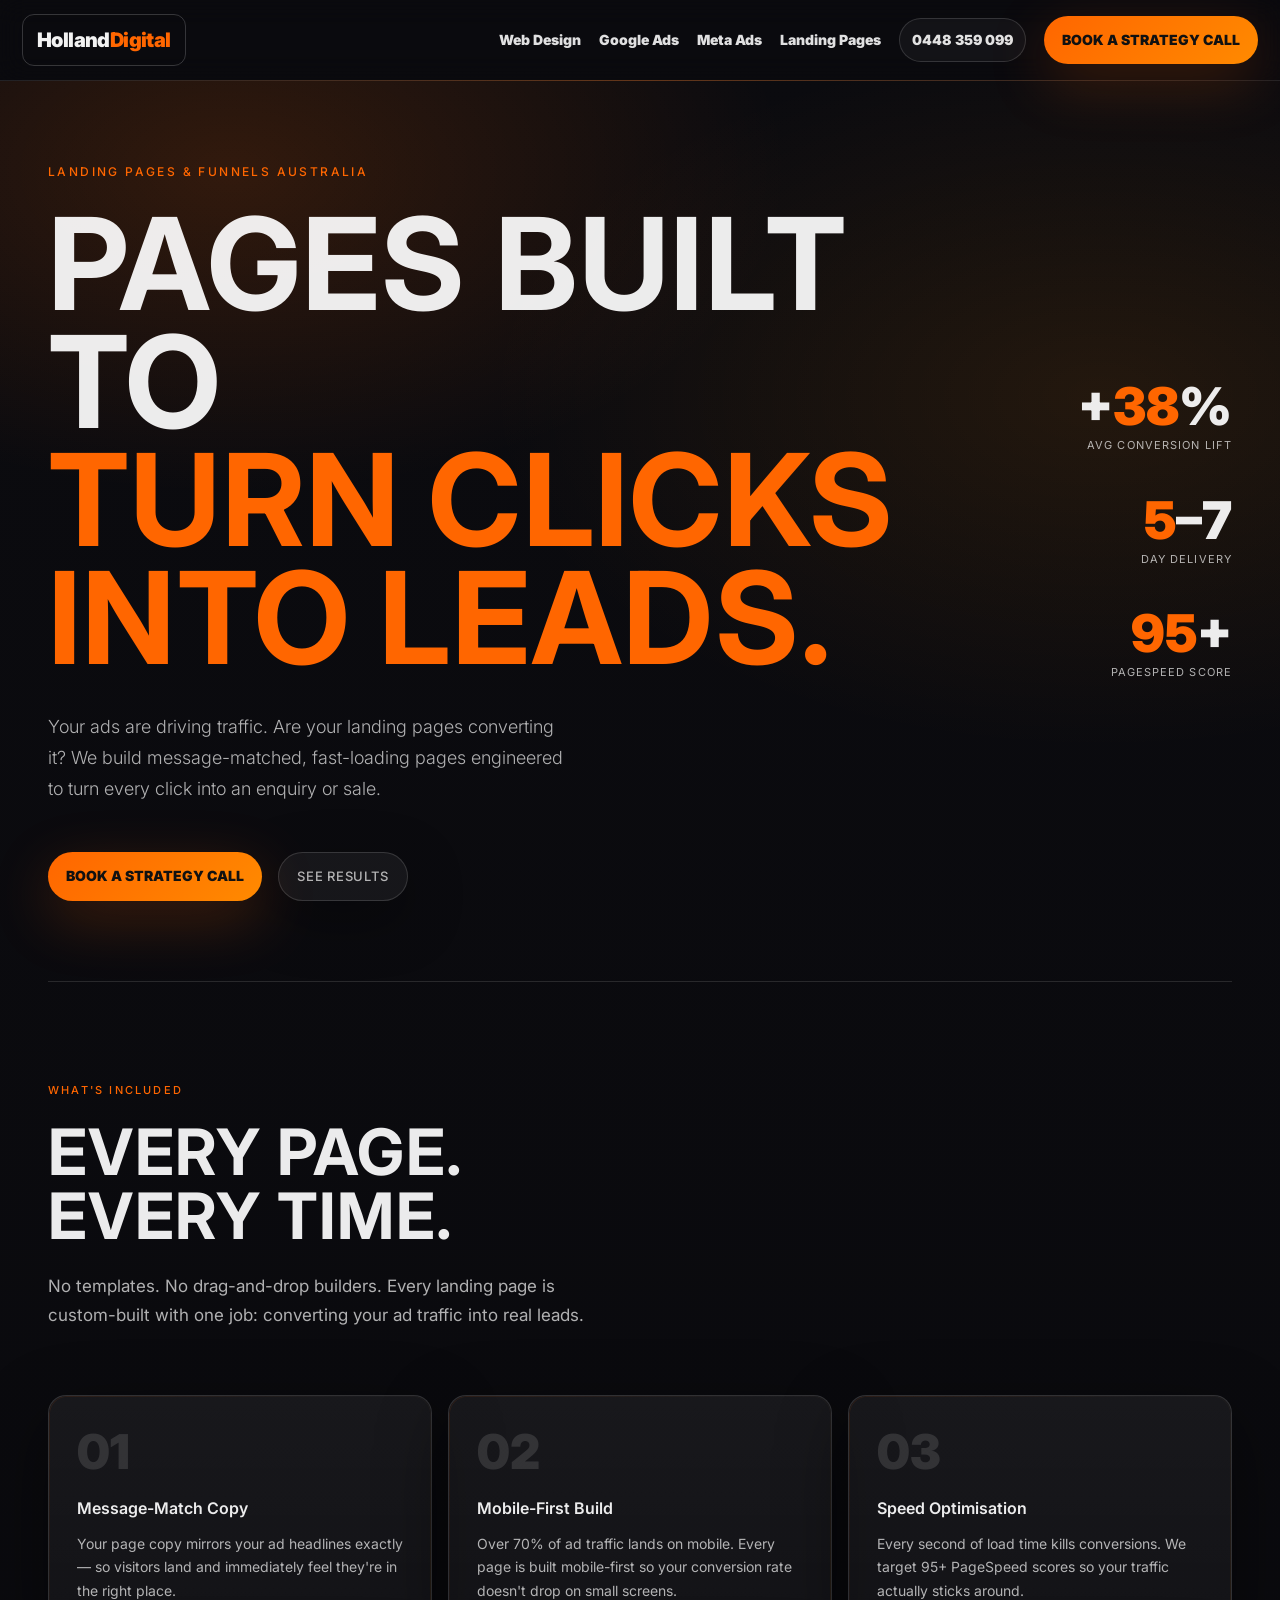
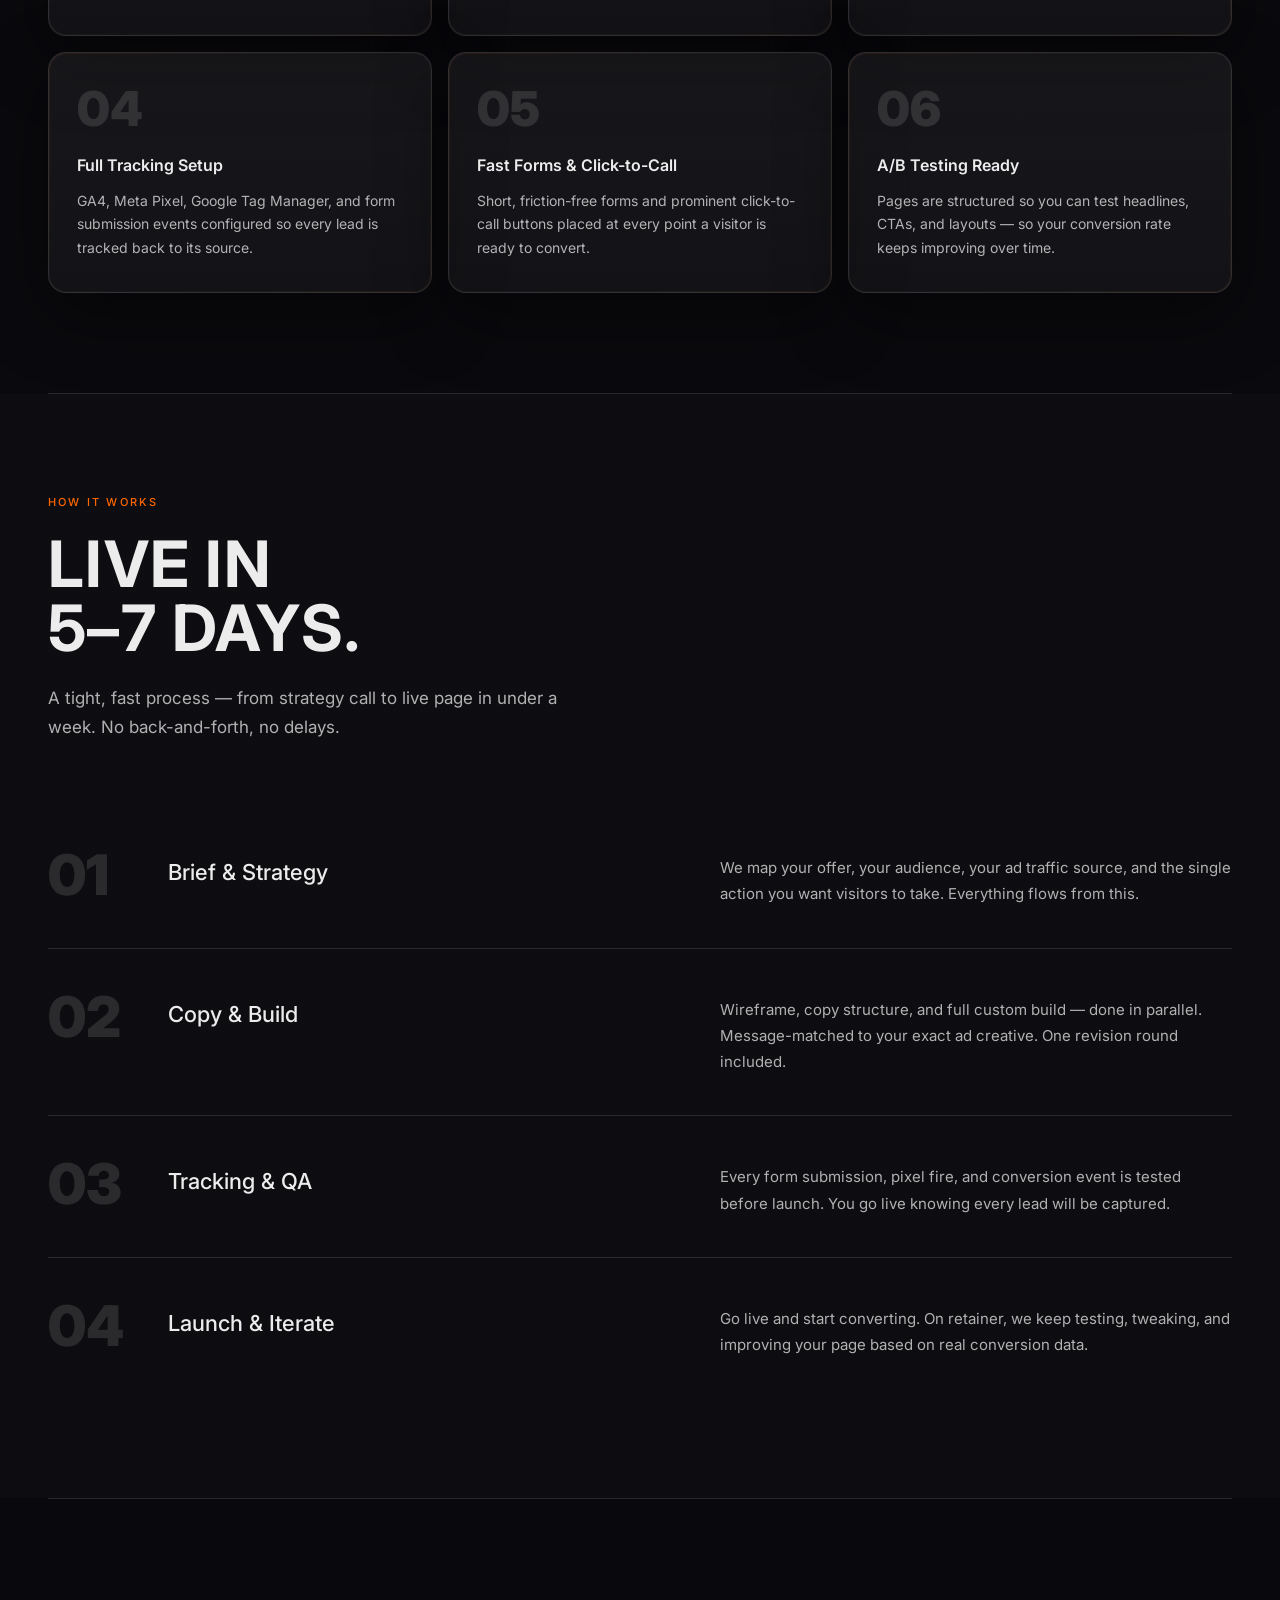
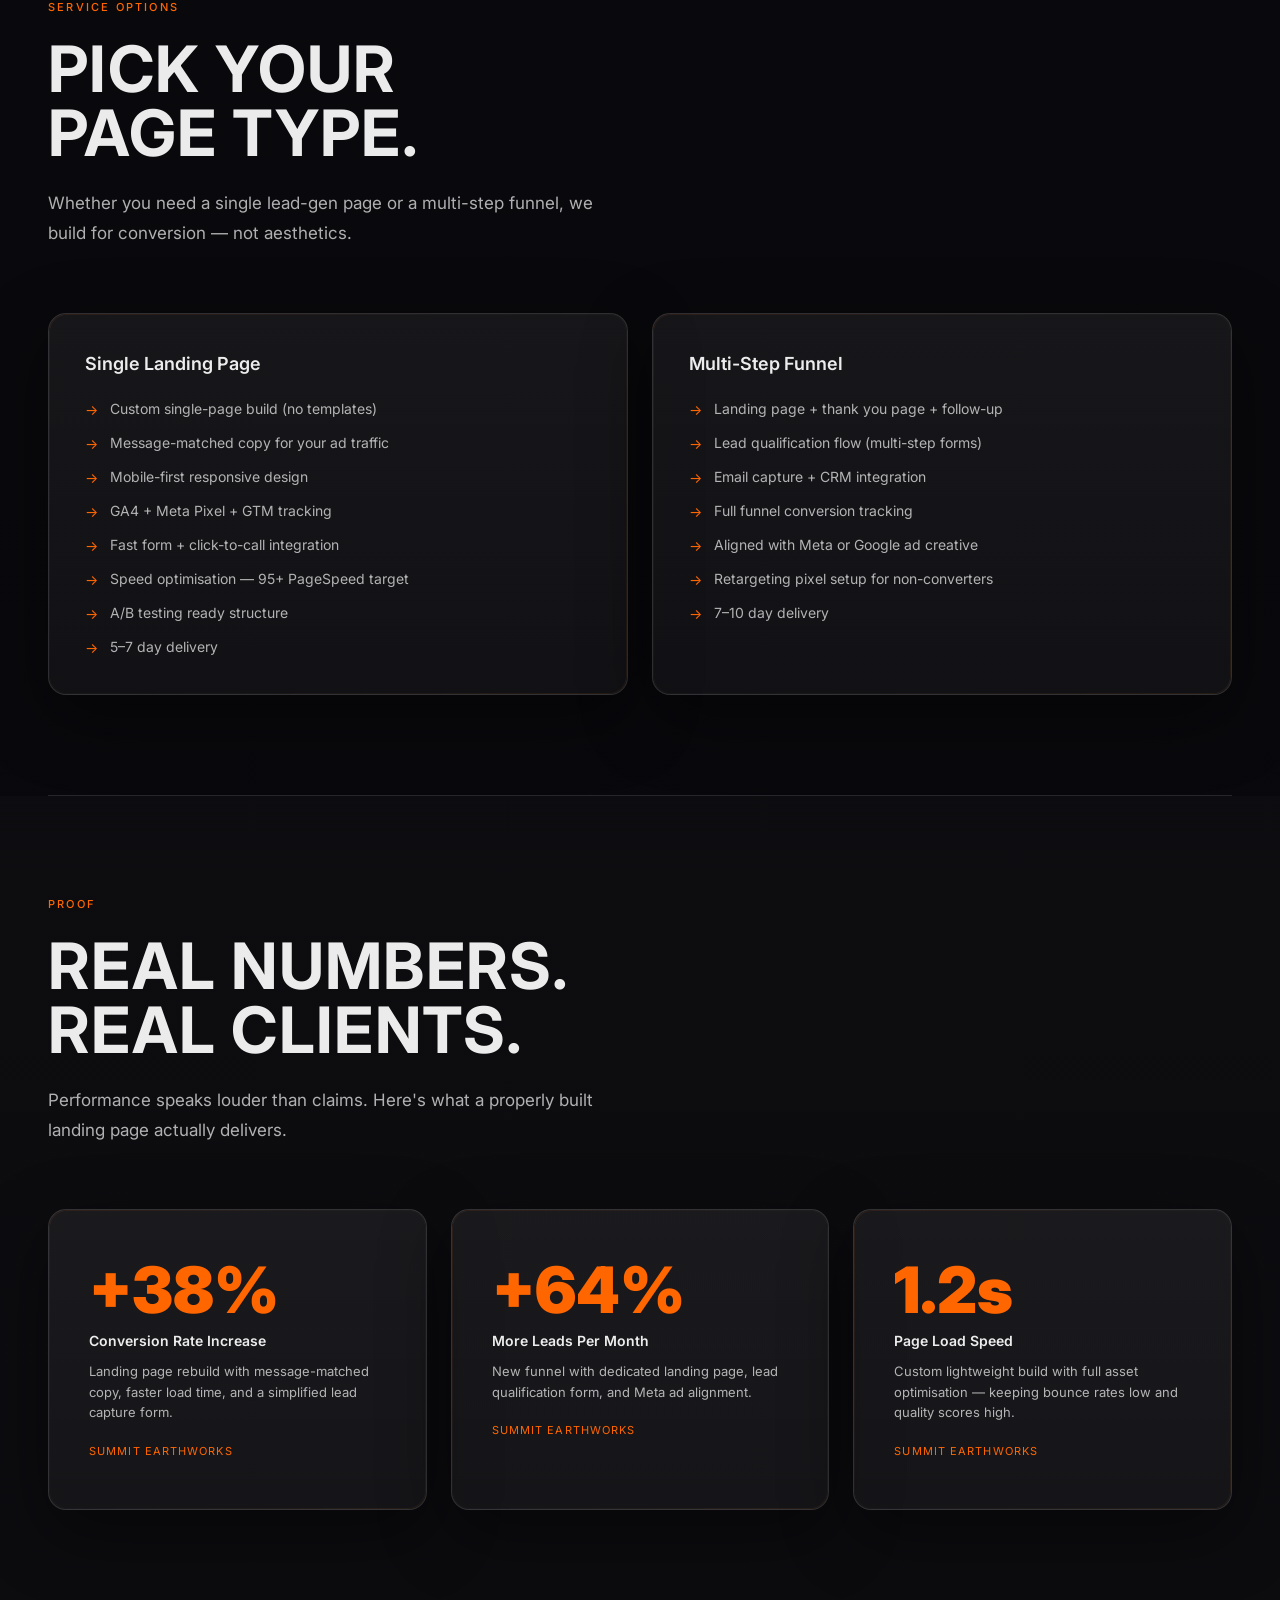
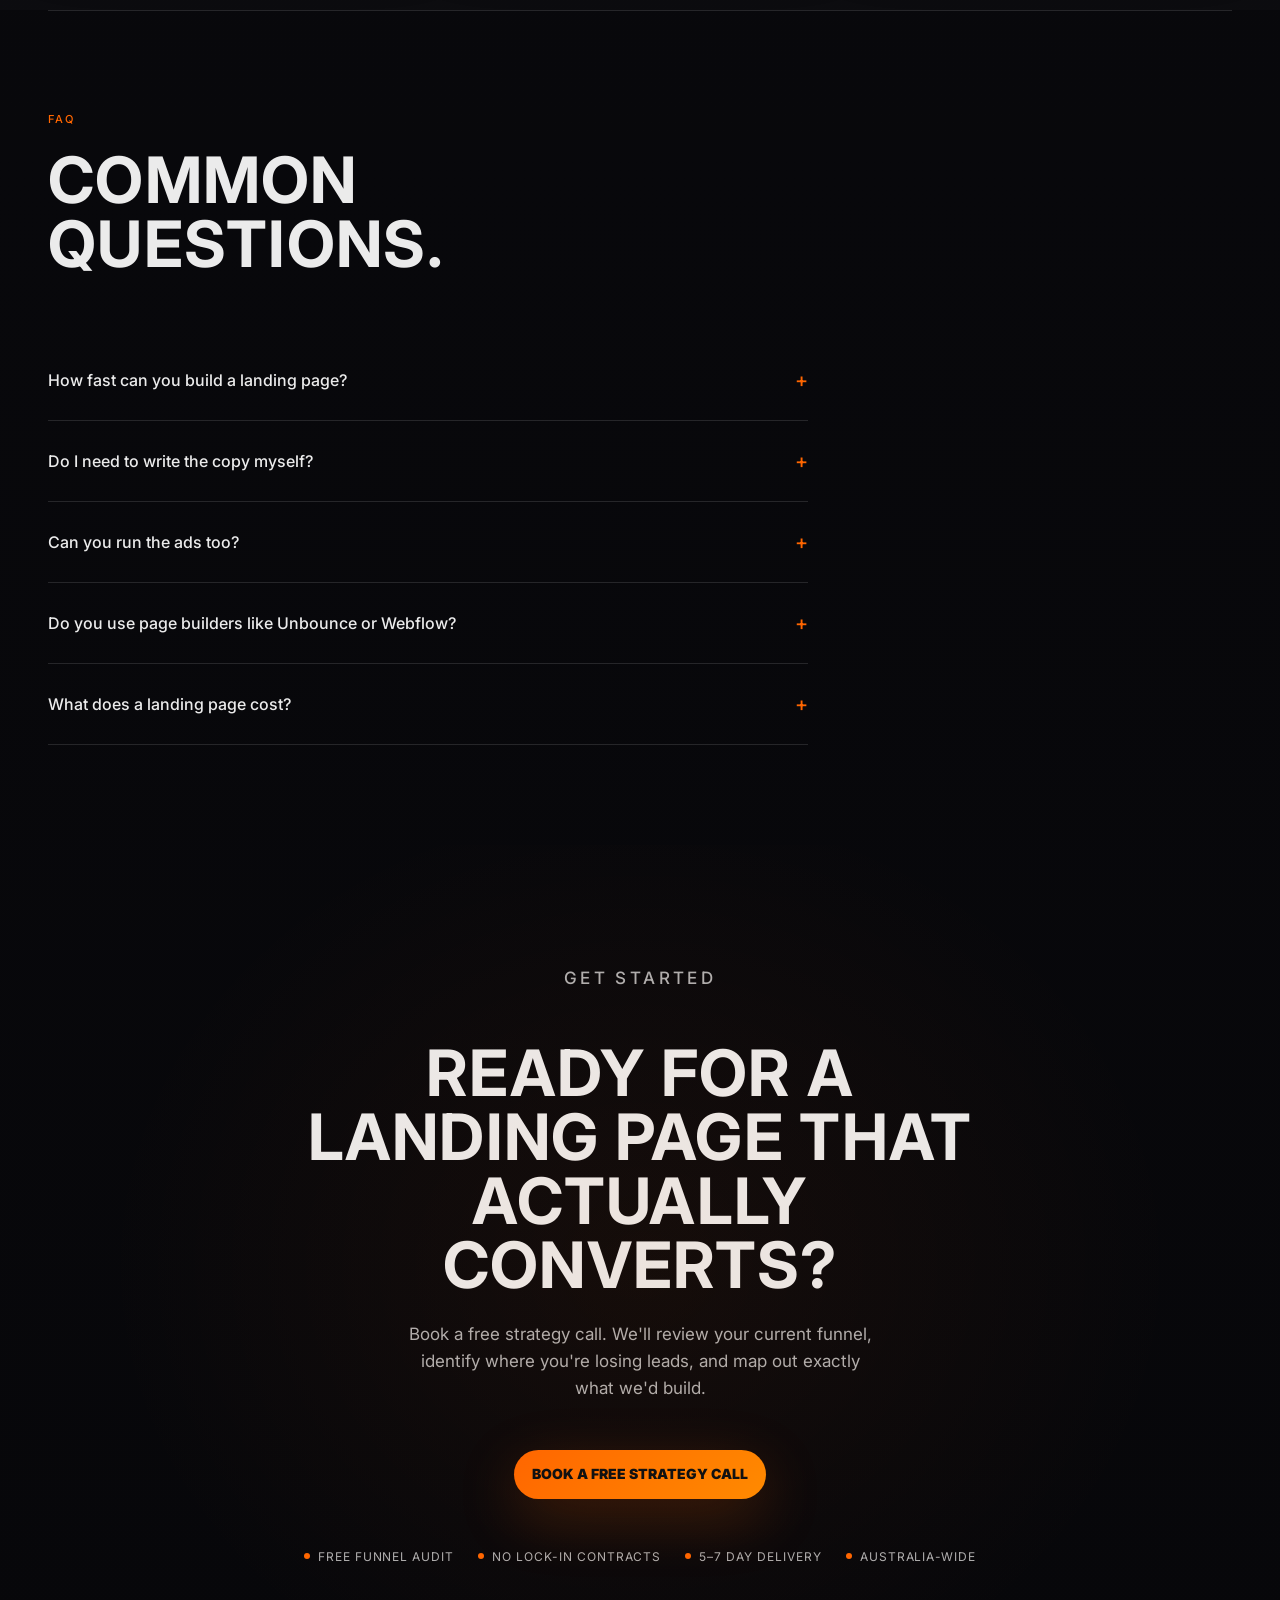
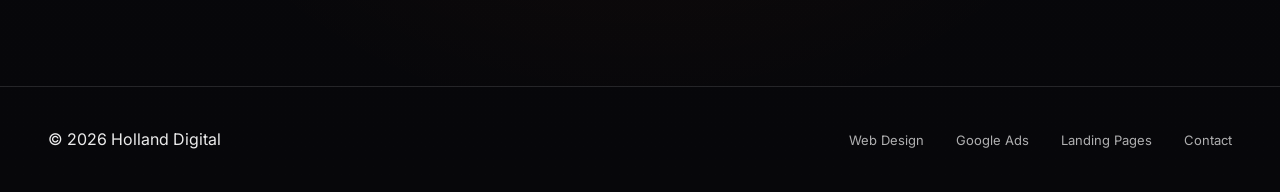
<file: landing-pages.html>
<!DOCTYPE html>
<html lang="en">
<head>
  <meta charset="UTF-8">
  <meta name="viewport" content="width=device-width, initial-scale=1.0">

  <!-- SEO Title & Meta -->
  <title>Landing Page Design Australia | High-Converting Funnels | Holland Digital</title>
  <meta name="description" content="Holland Digital builds high-converting landing pages and sales funnels for Australian businesses. Message-matched, fast, and built to turn ad traffic into leads. Book a free strategy call.">

  <!-- Open Graph -->
  <meta property="og:title" content="Landing Page Design Australia | Holland Digital">
  <meta property="og:description" content="High-converting landing pages and funnels built to turn your ad traffic into enquiries and sales. Fast delivery for Australian businesses.">
  <meta property="og:url" content="https://www.holland-digital.com/landing-pages">
  <meta property="og:type" content="website">

  <!-- Canonical -->
  <link rel="canonical" href="https://www.holland-digital.com/landing-pages">

    <!-- Favicon -->
  <link rel="icon" type="image/x-icon" href="/favicon.ico">
  <link rel="apple-touch-icon" sizes="180x180" href="/apple-touch-icon.png">
  <link rel="icon" type="image/png" sizes="32x32" href="/favicon-32x32.png">
  <link rel="icon" type="image/png" sizes="16x16" href="/favicon-16x16.png">

  <link rel="preconnect" href="https://fonts.googleapis.com">
  <link rel="preconnect" href="https://fonts.gstatic.com" crossorigin>
  <link href="https://fonts.googleapis.com/css2?family=Inter:wght@300;400;500;600;700;900&display=swap" rel="stylesheet">

  <style>
    *, *::before, *::after { box-sizing: border-box; margin: 0; padding: 0; }

    :root {
      --bg: #0b0b0f;
      --bg2: #07070a;
      --text: rgba(255,255,255,.92);
      --muted: rgba(255,255,255,.68);
      --orange: #ff6600;
      --orange2: #ff8a00;
      --border: rgba(255,255,255,.12);
      --surface: rgba(255,255,255,.06);
      --surface2: rgba(255,255,255,.04);
      --radius: 18px;
      --shadow: 0 22px 70px rgba(0,0,0,.45);
      --shadowH: 0 34px 110px rgba(0,0,0,.60);
    }

    html { scroll-behavior: smooth; }

    body {
      background: linear-gradient(180deg, var(--bg), var(--bg2));
      color: var(--text);
      font-family: Inter, system-ui, -apple-system, "Segoe UI", Roboto, Arial, sans-serif;
      font-weight: 400;
      line-height: 1.6;
      overflow-x: hidden;
      -webkit-font-smoothing: antialiased;
      min-height: 100vh;
    }

    /* NAV */
    nav {
      position: sticky;
      top: 0;
      z-index: 999;
      width: 100%;
      display: flex;
      align-items: center;
      justify-content: space-between;
      padding: 14px 22px;
      background: rgba(10,10,14,0.72);
      backdrop-filter: blur(14px);
      border-bottom: 1px solid rgba(255,255,255,0.1);
      position: relative;
    }

    nav::after {
      content: "";
      position: absolute;
      left: 0; right: 0; bottom: -1px;
      height: 1px;
      background: linear-gradient(90deg, transparent, rgba(255,102,0,0.55), transparent);
      opacity: 0.55;
      pointer-events: none;
    }

    /* LOGO */
    .nav-logo {
      text-decoration: none;
    }

    .brand__box {
      display: inline-flex;
      gap: 0;
      align-items: center;
      font-weight: 1000;
      letter-spacing: -0.6px;
      font-size: 20px;
      color: rgba(255,255,255,0.95);
      border: 1px solid rgba(255,255,255,0.18);
      border-radius: 12px;
      padding: 9px 14px;
      font-family: Inter, system-ui, sans-serif;
    }

    .brand__box span { color: var(--orange); }

    /* NAV LINKS */
    .nav__links {
      display: flex;
      align-items: center;
      gap: 18px;
    }

    .nav__links a {
      font-weight: 900;
      font-size: 14px;
      color: rgba(255,255,255,0.88);
      text-decoration: none;
      text-transform: none;
      letter-spacing: normal;
      opacity: 1;
      transition: transform 0.15s, opacity 0.15s;
    }

    .nav__links a:hover { transform: translateY(-1px); opacity: 1; }

    .nav__phone {
      padding: 10px 12px;
      border-radius: 999px;
      border: 1px solid rgba(255,255,255,0.14);
      background: rgba(255,255,255,0.04);
      font-weight: 900;
      font-size: 14px;
      color: rgba(255,255,255,0.88);
    }

    /* HAMBURGER */
    .nav__burger {
      display: none;
      background: transparent;
      border: 0;
      cursor: pointer;
      padding: 4px;
    }

    .nav__burger span {
      display: block;
      width: 24px;
      height: 2px;
      background: rgba(255,255,255,0.85);
      margin: 5px 0;
      border-radius: 2px;
    }

    /* BUTTONS */
    .btn-primary, .cta {
      display: inline-flex;
      align-items: center;
      justify-content: center;
      gap: 10px;
      padding: 13px 18px;
      border-radius: 999px;
      font-weight: 900;
      font-size: 14px;
      letter-spacing: normal;
      text-transform: none;
      text-decoration: none;
      transition: transform 0.16s, box-shadow 0.16s;
      position: relative;
      overflow: hidden;
      background: linear-gradient(135deg, var(--orange), var(--orange2));
      border: 0;
      box-shadow: rgba(255,102,0,0.22) 0px 18px 60px;
      color: #111 !important;
      cursor: pointer;
      font-family: Inter, system-ui, sans-serif;
    }

    .btn-primary:hover, .cta:hover {
      transform: translateY(-2px);
      box-shadow: rgba(255,102,0,0.3) 0px 24px 72px;
    }

    .btn-ghost {
      display: inline-flex;
      align-items: center;
      justify-content: center;
      gap: 10px;
      padding: 13px 18px;
      border-radius: 999px;
      font-weight: 900;
      font-size: 14px;
      letter-spacing: normal;
      text-transform: none;
      text-decoration: none;
      transition: transform 0.16s, box-shadow 0.16s, border-color 0.16s;
      background: rgba(255,255,255,0.05);
      border: 1px solid rgba(255,255,255,0.14);
      color: rgba(255,255,255,0.92);
      box-shadow: rgba(0,0,0,0.35) 0px 18px 55px;
      font-family: Inter, system-ui, sans-serif;
    }

    .btn-ghost:hover {
      transform: translateY(-2px);
      border-color: rgba(255,102,0,0.25);
    }

    /* HERO */
    .hero {
      min-height: 100vh;
      display: flex;
      flex-direction: column;
      justify-content: flex-end;
      padding: 0 48px 80px;
      position: relative;
      overflow: hidden;
    }

    .hero-bg {
      position: absolute;
      inset: 0;
      background:
        radial-gradient(900px 520px at 18% 10%, rgba(255,102,0,0.16), transparent 62%),
        radial-gradient(900px 520px at 86% 35%, rgba(255,138,0,0.10), transparent 68%);
      pointer-events: none;
    }

    .hero-eyebrow {
      font-size: 12px;
      font-weight: 500;
      letter-spacing: 0.2em;
      text-transform: uppercase;
      color: var(--orange);
      margin-bottom: 24px;
    }

    .hero h1 {
      font-family: Inter, system-ui, sans-serif;
      font-size: clamp(72px, 10vw, 140px);
      line-height: 0.92;
      letter-spacing: 0.01em;
      text-transform: uppercase;
      max-width: 900px;
      margin-bottom: 36px;
    }

    .hero h1 em {
      font-style: normal;
      color: var(--orange);
    }

    .hero-sub {
      font-size: 18px;
      color: var(--muted);
      max-width: 520px;
      margin-bottom: 48px;
      font-weight: 300;
      line-height: 1.7;
    }

    .hero-actions {
      display: flex;
      gap: 16px;
      align-items: center;
    }

    .btn-primary {
      background: var(--orange);
      color: #fff;
      padding: 16px 32px;
      font-size: 13px;
      font-weight: 600;
      letter-spacing: 0.1em;
      text-transform: uppercase;
      text-decoration: none;
      border-radius: var(--radius);
      box-shadow: var(--shadow);
      transition: background 0.2s, transform 0.2s, box-shadow 0.2s;
    }

    .btn-primary:hover {
      background: var(--orange2);
      transform: translateY(-2px);
      box-shadow: var(--shadowH);
    }

    .btn-ghost {
      color: var(--muted);
      font-size: 13px;
      font-weight: 500;
      letter-spacing: 0.06em;
      text-decoration: none;
      display: flex;
      align-items: center;
      gap: 8px;
      transition: color 0.2s;
    }

    .btn-ghost:hover { color: var(--text); }

    .hero-stats {
      position: absolute;
      top: 50%;
      right: 48px;
      transform: translateY(-50%);
      display: flex;
      flex-direction: column;
      gap: 40px;
    }

    .hero-stat { text-align: right; }

    .hero-stat-num {
      font-family: Inter, system-ui, sans-serif;
      font-size: 52px;
      font-weight: 1000;
      line-height: 1;
      color: var(--text);
    }

    .hero-stat-num span { color: var(--orange); }

    .hero-stat-label {
      font-size: 11px;
      color: var(--muted);
      letter-spacing: 0.1em;
      text-transform: uppercase;
      margin-top: 4px;
    }

    /* SECTIONS */
    section { padding: 100px 48px; }

    .section-label {
      font-size: 11px;
      font-weight: 500;
      letter-spacing: 0.2em;
      text-transform: uppercase;
      color: var(--orange);
      margin-bottom: 20px;
    }

    h2 {
      font-family: Inter, system-ui, sans-serif;
      font-size: clamp(42px, 5vw, 72px);
      line-height: 1;
      text-transform: uppercase;
      letter-spacing: 0.02em;
      margin-bottom: 24px;
      color: var(--text);
    }

    .section-intro {
      font-size: 17px;
      color: var(--muted);
      max-width: 560px;
      line-height: 1.75;
    }

    /* DIVIDER */
    .divider {
      height: 1px;
      background: var(--border);
      margin: 0 48px;
    }

    /* WHAT YOU GET */
    .what-grid {
      display: grid;
      grid-template-columns: repeat(3, 1fr);
      gap: 16px;
      margin-top: 64px;
    }

    .what-item {
      border-radius: var(--radius);
      background: linear-gradient(180deg, var(--surface), var(--surface2));
      border: 1px solid var(--border);
      box-shadow: var(--shadow);
      padding: 32px 28px;
      position: relative;
      overflow: hidden;
      transition: transform 0.18s, box-shadow 0.18s, border-color 0.18s;
    }

    .what-item::after {
      content: "";
      position: absolute;
      inset: 0;
      border-radius: inherit;
      padding: 1px;
      background: linear-gradient(135deg, rgba(255,102,0,0.55), rgba(255,255,255,0.1), rgba(255,138,0,0.45));
      mask: linear-gradient(#000 0, #000 0) content-box exclude, linear-gradient(#000 0, #000 0);
      opacity: 0.18;
      pointer-events: none;
      transition: opacity 0.18s;
    }

    .what-item:hover {
      transform: translateY(-6px);
      border-color: rgba(255,102,0,0.35);
      box-shadow: var(--shadowH);
    }

    .what-item:hover::after { opacity: 0.45; }

    .what-num {
      font-family: Inter, system-ui, sans-serif;
      font-size: 48px;
      font-weight: 1000;
      color: var(--border);
      line-height: 1;
      margin-bottom: 20px;
    }

    .what-title {
      font-size: 16px;
      font-weight: 600;
      margin-bottom: 10px;
      color: var(--text);
    }

    .what-desc {
      font-size: 14px;
      color: var(--muted);
      line-height: 1.7;
    }

    /* PROCESS */
    .process-section { background: rgba(255,255,255,0.015); }

    .process-steps {
      margin-top: 64px;
      display: flex;
      flex-direction: column;
      gap: 0;
    }

    .process-step {
      display: grid;
      grid-template-columns: 80px 1fr 1fr;
      gap: 40px;
      align-items: start;
      padding: 40px 0;
      border-bottom: 1px solid var(--border);
    }

    .process-step:last-child { border-bottom: none; }

    .step-num {
      font-family: Inter, system-ui, sans-serif;
      font-size: 56px;
      font-weight: 1000;
      color: var(--border);
      line-height: 1;
    }

    .step-title {
      font-size: 22px;
      font-weight: 500;
      padding-top: 8px;
      color: var(--text);
    }

    .step-desc {
      font-size: 15px;
      color: var(--muted);
      line-height: 1.75;
      padding-top: 8px;
    }

    /* INCLUDED */
    .included-grid {
      display: grid;
      grid-template-columns: 1fr 1fr;
      gap: 24px;
      margin-top: 64px;
    }

    .included-card {
      border-radius: var(--radius);
      background: linear-gradient(180deg, var(--surface), var(--surface2));
      border: 1px solid var(--border);
      box-shadow: var(--shadow);
      padding: 36px;
      position: relative;
      overflow: hidden;
      transition: transform 0.18s, box-shadow 0.18s, border-color 0.18s;
    }

    .included-card::after {
      content: "";
      position: absolute;
      inset: 0;
      border-radius: inherit;
      padding: 1px;
      background: linear-gradient(135deg, rgba(255,102,0,0.55), rgba(255,255,255,0.1), rgba(255,138,0,0.45));
      mask: linear-gradient(#000 0, #000 0) content-box exclude, linear-gradient(#000 0, #000 0);
      opacity: 0.18;
      pointer-events: none;
      transition: opacity 0.18s;
    }

    .included-card:hover {
      transform: translateY(-6px);
      border-color: rgba(255,102,0,0.35);
      box-shadow: var(--shadowH);
    }

    .included-card:hover::after { opacity: 0.45; }

    .included-card h3 {
      font-size: 18px;
      font-weight: 600;
      margin-bottom: 20px;
      color: var(--text);
    }

    .included-list {
      list-style: none;
      display: flex;
      flex-direction: column;
      gap: 12px;
    }

    .included-list li {
      font-size: 14px;
      color: var(--muted);
      display: flex;
      align-items: flex-start;
      gap: 12px;
      line-height: 1.5;
    }

    .included-list li::before {
      content: '→';
      color: var(--orange);
      flex-shrink: 0;
      margin-top: 1px;
    }

    /* RESULTS */
    .results-section { background: rgba(255,255,255,0.015); }

    .results-grid {
      display: grid;
      grid-template-columns: repeat(3, 1fr);
      gap: 24px;
      margin-top: 64px;
    }

    .result-card {
      border-radius: var(--radius);
      background: linear-gradient(180deg, var(--surface), var(--surface2));
      border: 1px solid var(--border);
      box-shadow: var(--shadow);
      padding: 48px 40px;
      position: relative;
      overflow: hidden;
      transition: transform 0.18s, box-shadow 0.18s, border-color 0.18s;
    }

    .result-card::after {
      content: "";
      position: absolute;
      inset: 0;
      border-radius: inherit;
      padding: 1px;
      background: linear-gradient(135deg, rgba(255,102,0,0.55), rgba(255,255,255,0.1), rgba(255,138,0,0.45));
      mask: linear-gradient(#000 0, #000 0) content-box exclude, linear-gradient(#000 0, #000 0);
      opacity: 0.18;
      pointer-events: none;
      transition: opacity 0.18s;
    }

    .result-card:hover {
      transform: translateY(-6px);
      border-color: rgba(255,102,0,0.35);
      box-shadow: var(--shadowH);
    }

    .result-card:hover::after { opacity: 0.45; }

    .result-metric {
      font-family: Inter, system-ui, sans-serif;
      font-size: 64px;
      font-weight: 1000;
      color: var(--orange);
      line-height: 1;
      margin-bottom: 8px;
    }

    .result-label {
      font-size: 14px;
      font-weight: 600;
      margin-bottom: 8px;
      color: var(--text);
    }

    .result-context {
      font-size: 13px;
      color: var(--muted);
      line-height: 1.6;
    }

    .result-client {
      font-size: 11px;
      color: var(--orange);
      letter-spacing: 0.1em;
      text-transform: uppercase;
      margin-top: 20px;
    }

    /* FAQ */
    .faq-list {
      margin-top: 64px;
      max-width: 760px;
    }

    .faq-item {
      border-bottom: 1px solid var(--border);
    }

    .faq-q {
      width: 100%;
      background: none;
      border: none;
      color: var(--text);
      font-family: var(--font-body);
      font-size: 16px;
      font-weight: 500;
      text-align: left;
      padding: 28px 0;
      cursor: pointer;
      display: flex;
      justify-content: space-between;
      align-items: center;
      gap: 24px;
    }

    .faq-q .icon {
      color: var(--orange);
      font-size: 20px;
      flex-shrink: 0;
      transition: transform 0.3s;
    }

    .faq-item.open .faq-q .icon { transform: rotate(45deg); }

    .faq-a {
      font-size: 15px;
      color: var(--muted);
      line-height: 1.75;
      max-height: 0;
      overflow: hidden;
      transition: max-height 0.4s ease, padding 0.3s;
    }

    .faq-item.open .faq-a {
      max-height: 300px;
      padding-bottom: 28px;
    }

    /* CTA */
    .cta-section {
      text-align: center;
      padding: 120px 48px;
      position: relative;
      overflow: hidden;
    }

    .cta-section::before {
      content: '';
      position: absolute;
      inset: 0;
      background: radial-gradient(ellipse 60% 80% at 50% 50%, rgba(255,102,0,0.06) 0%, transparent 70%);
    }

    .cta-section h2 {
      max-width: 700px;
      margin: 0 auto 24px;
    }

    .cta-section p {
      font-size: 17px;
      color: var(--muted);
      max-width: 480px;
      margin: 0 auto 48px;
    }

    .cta-badges {
      display: flex;
      gap: 24px;
      justify-content: center;
      margin-top: 48px;
      flex-wrap: wrap;
    }

    .badge {
      font-size: 12px;
      color: var(--muted);
      letter-spacing: 0.08em;
      text-transform: uppercase;
      display: flex;
      align-items: center;
      gap: 8px;
    }

    .badge::before {
      content: '';
      width: 6px;
      height: 6px;
      border-radius: 50%;
      background: var(--orange);
      flex-shrink: 0;
    }

    /* FOOTER */
    footer {
      border-top: 1px solid var(--border);
      padding: 40px 48px;
      display: flex;
      justify-content: space-between;
      align-items: center;
    }

    footer .logo {
      font-family: Inter, system-ui, sans-serif;
      font-size: 18px;
      letter-spacing: 0.08em;
      color: var(--muted);
      text-decoration: none;
    }

    footer .logo span { color: var(--orange); }

    .footer-links {
      display: flex;
      gap: 32px;
      list-style: none;
    }

    .footer-links a {
      font-size: 13px;
      color: var(--muted);
      text-decoration: none;
      transition: color 0.2s;
    }

    .footer-links a:hover { color: var(--text); }

    footer p {
      font-size: 12px;
      color: rgba(255,255,255,.3);
    }

    /* ANIMATIONS */
    @keyframes fadeUp {
      from { opacity: 0; transform: translateY(30px); }
      to { opacity: 1; transform: translateY(0); }
    }

    .hero-eyebrow,
    .hero h1,
    .hero-sub,
    .hero-actions {
      animation: fadeUp 0.8s ease both;
    }

    .hero h1 { animation-delay: 0.1s; }
    .hero-sub { animation-delay: 0.2s; }
    .hero-actions { animation-delay: 0.3s; }

    /* MOBILE */
    @media (max-width: 768px) {
      .nav__links { display: none; }
      .nav__burger { display: block; }
      section { padding: 72px 24px; }
      .hero { padding: 0 24px 72px; }
      .hero-stats { display: none; }
      .what-grid { grid-template-columns: 1fr; }
      .included-grid { grid-template-columns: 1fr; }
      .results-grid { grid-template-columns: 1fr; }
      .process-step { grid-template-columns: 60px 1fr; }
      .step-desc { grid-column: 2; }
      .divider { margin: 0 24px; }
      footer { flex-direction: column; gap: 24px; text-align: center; }
      .footer-links { flex-wrap: wrap; justify-content: center; }
    }
  </style>
</head>
<body>

  <!-- NAV -->
  <nav>
    <a href="/" class="nav-logo" aria-label="Holland Digital Home">
      <span class="brand__box">Holland<span>Digital</span></span>
    </a>
    <div class="nav__links">
      <a href="/web-design">Web Design</a>
      <a href="/google-ads">Google Ads</a>
      <a href="/meta-ads">Meta Ads</a>
      <a href="/landing-pages">Landing Pages</a>
      <a href="tel:0448359099" class="nav__phone">0448 359 099</a>
      <a href="/#contact" class="cta">BOOK A STRATEGY CALL</a>
    </div>
    <button class="nav__burger" aria-label="Open menu">
      <span></span><span></span><span></span>
    </button>
  </nav>

  <!-- HERO -->
  <section class="hero">
    <div class="hero-bg"></div>
    <p class="hero-eyebrow">Landing Pages & Funnels Australia</p>
    <h1>Pages Built to<br><em>Turn Clicks<br>Into Leads.</em></h1>
    <p class="hero-sub">Your ads are driving traffic. Are your landing pages converting it? We build message-matched, fast-loading pages engineered to turn every click into an enquiry or sale.</p>
    <div class="hero-actions">
      <a href="/#contact" class="cta">BOOK A STRATEGY CALL</a>
      <a href="#results" class="btn-ghost">SEE RESULTS</a>
    </div>
    <div class="hero-stats">
      <div class="hero-stat">
        <div class="hero-stat-num">+<span>38</span>%</div>
        <div class="hero-stat-label">Avg Conversion Lift</div>
      </div>
      <div class="hero-stat">
        <div class="hero-stat-num"><span>5</span>–7</div>
        <div class="hero-stat-label">Day Delivery</div>
      </div>
      <div class="hero-stat">
        <div class="hero-stat-num"><span>95</span>+</div>
        <div class="hero-stat-label">PageSpeed Score</div>
      </div>
    </div>
  </section>

  <div class="divider"></div>

  <!-- WHAT YOU GET -->
  <section>
    <p class="section-label">What's Included</p>
    <h2>Every Page.<br>Every Time.</h2>
    <p class="section-intro">No templates. No drag-and-drop builders. Every landing page is custom-built with one job: converting your ad traffic into real leads.</p>

    <div class="what-grid">
      <div class="what-item">
        <div class="what-num">01</div>
        <div class="what-title">Message-Match Copy</div>
        <div class="what-desc">Your page copy mirrors your ad headlines exactly — so visitors land and immediately feel they're in the right place.</div>
      </div>
      <div class="what-item">
        <div class="what-num">02</div>
        <div class="what-title">Mobile-First Build</div>
        <div class="what-desc">Over 70% of ad traffic lands on mobile. Every page is built mobile-first so your conversion rate doesn't drop on small screens.</div>
      </div>
      <div class="what-item">
        <div class="what-num">03</div>
        <div class="what-title">Speed Optimisation</div>
        <div class="what-desc">Every second of load time kills conversions. We target 95+ PageSpeed scores so your traffic actually sticks around.</div>
      </div>
      <div class="what-item">
        <div class="what-num">04</div>
        <div class="what-title">Full Tracking Setup</div>
        <div class="what-desc">GA4, Meta Pixel, Google Tag Manager, and form submission events configured so every lead is tracked back to its source.</div>
      </div>
      <div class="what-item">
        <div class="what-num">05</div>
        <div class="what-title">Fast Forms & Click-to-Call</div>
        <div class="what-desc">Short, friction-free forms and prominent click-to-call buttons placed at every point a visitor is ready to convert.</div>
      </div>
      <div class="what-item">
        <div class="what-num">06</div>
        <div class="what-title">A/B Testing Ready</div>
        <div class="what-desc">Pages are structured so you can test headlines, CTAs, and layouts — so your conversion rate keeps improving over time.</div>
      </div>
    </div>
  </section>

  <div class="divider"></div>

  <!-- PROCESS -->
  <section class="process-section">
    <p class="section-label">How It Works</p>
    <h2>Live in<br>5–7 Days.</h2>
    <p class="section-intro">A tight, fast process — from strategy call to live page in under a week. No back-and-forth, no delays.</p>

    <div class="process-steps">
      <div class="process-step">
        <div class="step-num">01</div>
        <div class="step-title">Brief & Strategy</div>
        <div class="step-desc">We map your offer, your audience, your ad traffic source, and the single action you want visitors to take. Everything flows from this.</div>
      </div>
      <div class="process-step">
        <div class="step-num">02</div>
        <div class="step-title">Copy & Build</div>
        <div class="step-desc">Wireframe, copy structure, and full custom build — done in parallel. Message-matched to your exact ad creative. One revision round included.</div>
      </div>
      <div class="process-step">
        <div class="step-num">03</div>
        <div class="step-title">Tracking & QA</div>
        <div class="step-desc">Every form submission, pixel fire, and conversion event is tested before launch. You go live knowing every lead will be captured.</div>
      </div>
      <div class="process-step">
        <div class="step-num">04</div>
        <div class="step-title">Launch & Iterate</div>
        <div class="step-desc">Go live and start converting. On retainer, we keep testing, tweaking, and improving your page based on real conversion data.</div>
      </div>
    </div>
  </section>

  <div class="divider"></div>

  <!-- INCLUDED PACKAGES -->
  <section>
    <p class="section-label">Service Options</p>
    <h2>Pick Your<br>Page Type.</h2>
    <p class="section-intro">Whether you need a single lead-gen page or a multi-step funnel, we build for conversion — not aesthetics.</p>

    <div class="included-grid">
      <div class="included-card">
        <h3>Single Landing Page</h3>
        <ul class="included-list">
          <li>Custom single-page build (no templates)</li>
          <li>Message-matched copy for your ad traffic</li>
          <li>Mobile-first responsive design</li>
          <li>GA4 + Meta Pixel + GTM tracking</li>
          <li>Fast form + click-to-call integration</li>
          <li>Speed optimisation — 95+ PageSpeed target</li>
          <li>A/B testing ready structure</li>
          <li>5–7 day delivery</li>
        </ul>
      </div>
      <div class="included-card">
        <h3>Multi-Step Funnel</h3>
        <ul class="included-list">
          <li>Landing page + thank you page + follow-up</li>
          <li>Lead qualification flow (multi-step forms)</li>
          <li>Email capture + CRM integration</li>
          <li>Full funnel conversion tracking</li>
          <li>Aligned with Meta or Google ad creative</li>
          <li>Retargeting pixel setup for non-converters</li>
          <li>7–10 day delivery</li>
        </ul>
      </div>
    </div>
  </section>

  <div class="divider"></div>

  <!-- RESULTS -->
  <section class="results-section" id="results">
    <p class="section-label">Proof</p>
    <h2>Real Numbers.<br>Real Clients.</h2>
    <p class="section-intro">Performance speaks louder than claims. Here's what a properly built landing page actually delivers.</p>

    <div class="results-grid">
      <div class="result-card">
        <div class="result-metric">+38%</div>
        <div class="result-label">Conversion Rate Increase</div>
        <div class="result-context">Landing page rebuild with message-matched copy, faster load time, and a simplified lead capture form.</div>
        <div class="result-client">Summit Earthworks</div>
      </div>
      <div class="result-card">
        <div class="result-metric">+64%</div>
        <div class="result-label">More Leads Per Month</div>
        <div class="result-context">New funnel with dedicated landing page, lead qualification form, and Meta ad alignment.</div>
        <div class="result-client">Summit Earthworks</div>
      </div>
      <div class="result-card">
        <div class="result-metric">1.2s</div>
        <div class="result-label">Page Load Speed</div>
        <div class="result-context">Custom lightweight build with full asset optimisation — keeping bounce rates low and quality scores high.</div>
        <div class="result-client">Summit Earthworks</div>
      </div>
    </div>
  </section>

  <div class="divider"></div>

  <!-- FAQ -->
  <section>
    <p class="section-label">FAQ</p>
    <h2>Common<br>Questions.</h2>

    <div class="faq-list">
      <div class="faq-item">
        <button class="faq-q">How fast can you build a landing page? <span class="icon">+</span></button>
        <div class="faq-a">Most single landing pages go live within 5–7 days. Multi-step funnels take 7–10 days. Speed depends on how quickly you can approve copy and design.</div>
      </div>
      <div class="faq-item">
        <button class="faq-q">Do I need to write the copy myself? <span class="icon">+</span></button>
        <div class="faq-a">No. We write the copy based on your offer and audience. You provide the business details and we handle the rest — including making sure it matches your ad creative.</div>
      </div>
      <div class="faq-item">
        <button class="faq-q">Can you run the ads too? <span class="icon">+</span></button>
        <div class="faq-a">Yes — and this is where results compound. We build the landing page and manage the Meta or Google ads together, so the copy, creative, and page are perfectly aligned from day one.</div>
      </div>
      <div class="faq-item">
        <button class="faq-q">Do you use page builders like Unbounce or Webflow? <span class="icon">+</span></button>
        <div class="faq-a">No. We build custom — clean, fast code you own outright. No monthly platform fees, no template limitations, and no performance compromises from bloated builders.</div>
      </div>
      <div class="faq-item">
        <button class="faq-q">What does a landing page cost? <span class="icon">+</span></button>
        <div class="faq-a">Pricing depends on complexity. Book a strategy call and we'll give you a clear number within 24 hours — no vague ranges, just a straight answer based on your specific needs.</div>
      </div>
    </div>
  </section>

  <!-- CTA -->
  <section class="cta-section">
    <p class="section-label">Get Started</p>
    <h2>Ready for a Landing Page That Actually Converts?</h2>
    <p>Book a free strategy call. We'll review your current funnel, identify where you're losing leads, and map out exactly what we'd build.</p>
    <a href="/#contact" class="cta">BOOK A FREE STRATEGY CALL</a>
    <div class="cta-badges">
      <span class="badge">Free funnel audit</span>
      <span class="badge">No lock-in contracts</span>
      <span class="badge">5–7 day delivery</span>
      <span class="badge">Australia-wide</span>
    </div>
  </section>

  <!-- FOOTER -->
  <footer>
    <div class="footer-left">© 2026 Holland Digital</div>
    <ul class="footer-links">
      <li><a href="/web-design">Web Design</a></li>
      <li><a href="/google-ads">Google Ads</a></li>
      <li><a href="/landing-pages">Landing Pages</a></li>
      <li><a href="/#contact">Contact</a></li>
    </ul>
  </footer>

  <script>
    // FAQ accordion
    document.querySelectorAll('.faq-q').forEach(btn => {
      btn.addEventListener('click', () => {
        const item = btn.parentElement;
        const isOpen = item.classList.contains('open');
        document.querySelectorAll('.faq-item').forEach(i => i.classList.remove('open'));
        if (!isOpen) item.classList.add('open');
      });
    });
  </script>
</body>
</html>
</file>
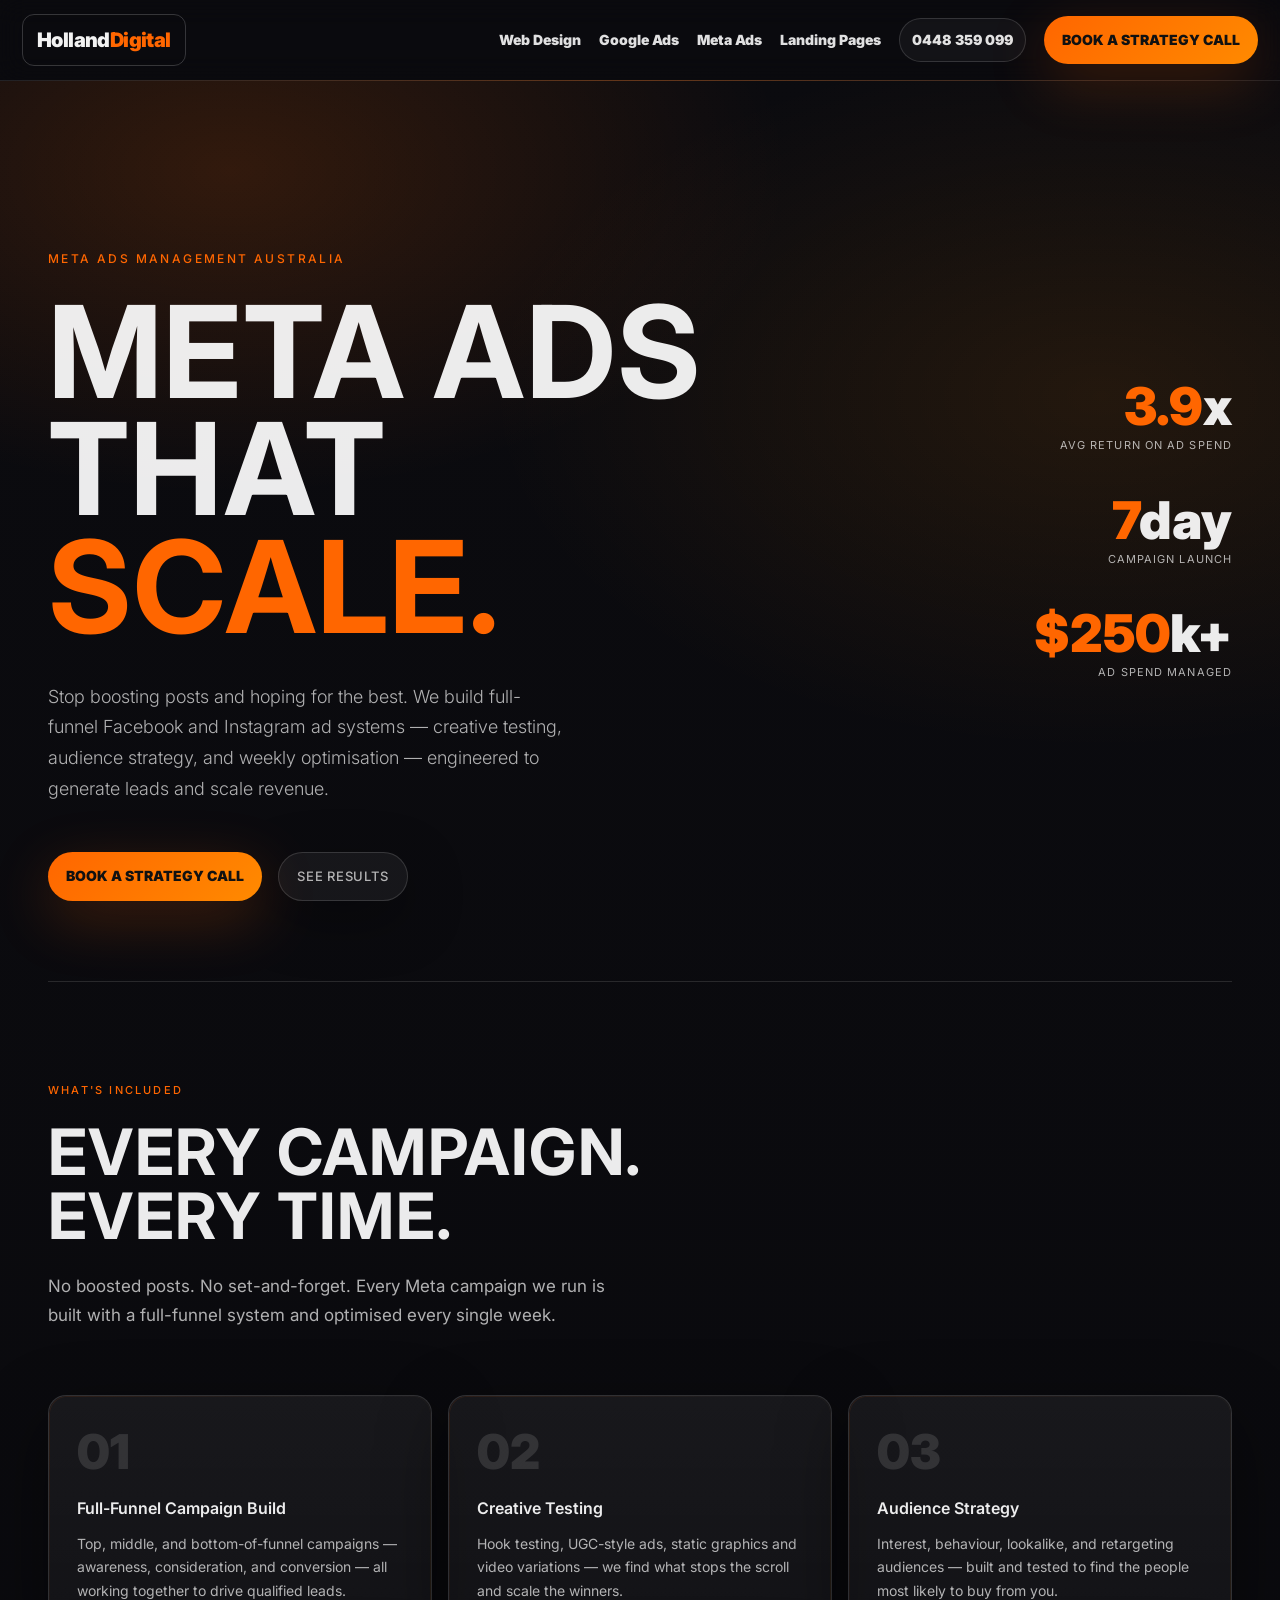
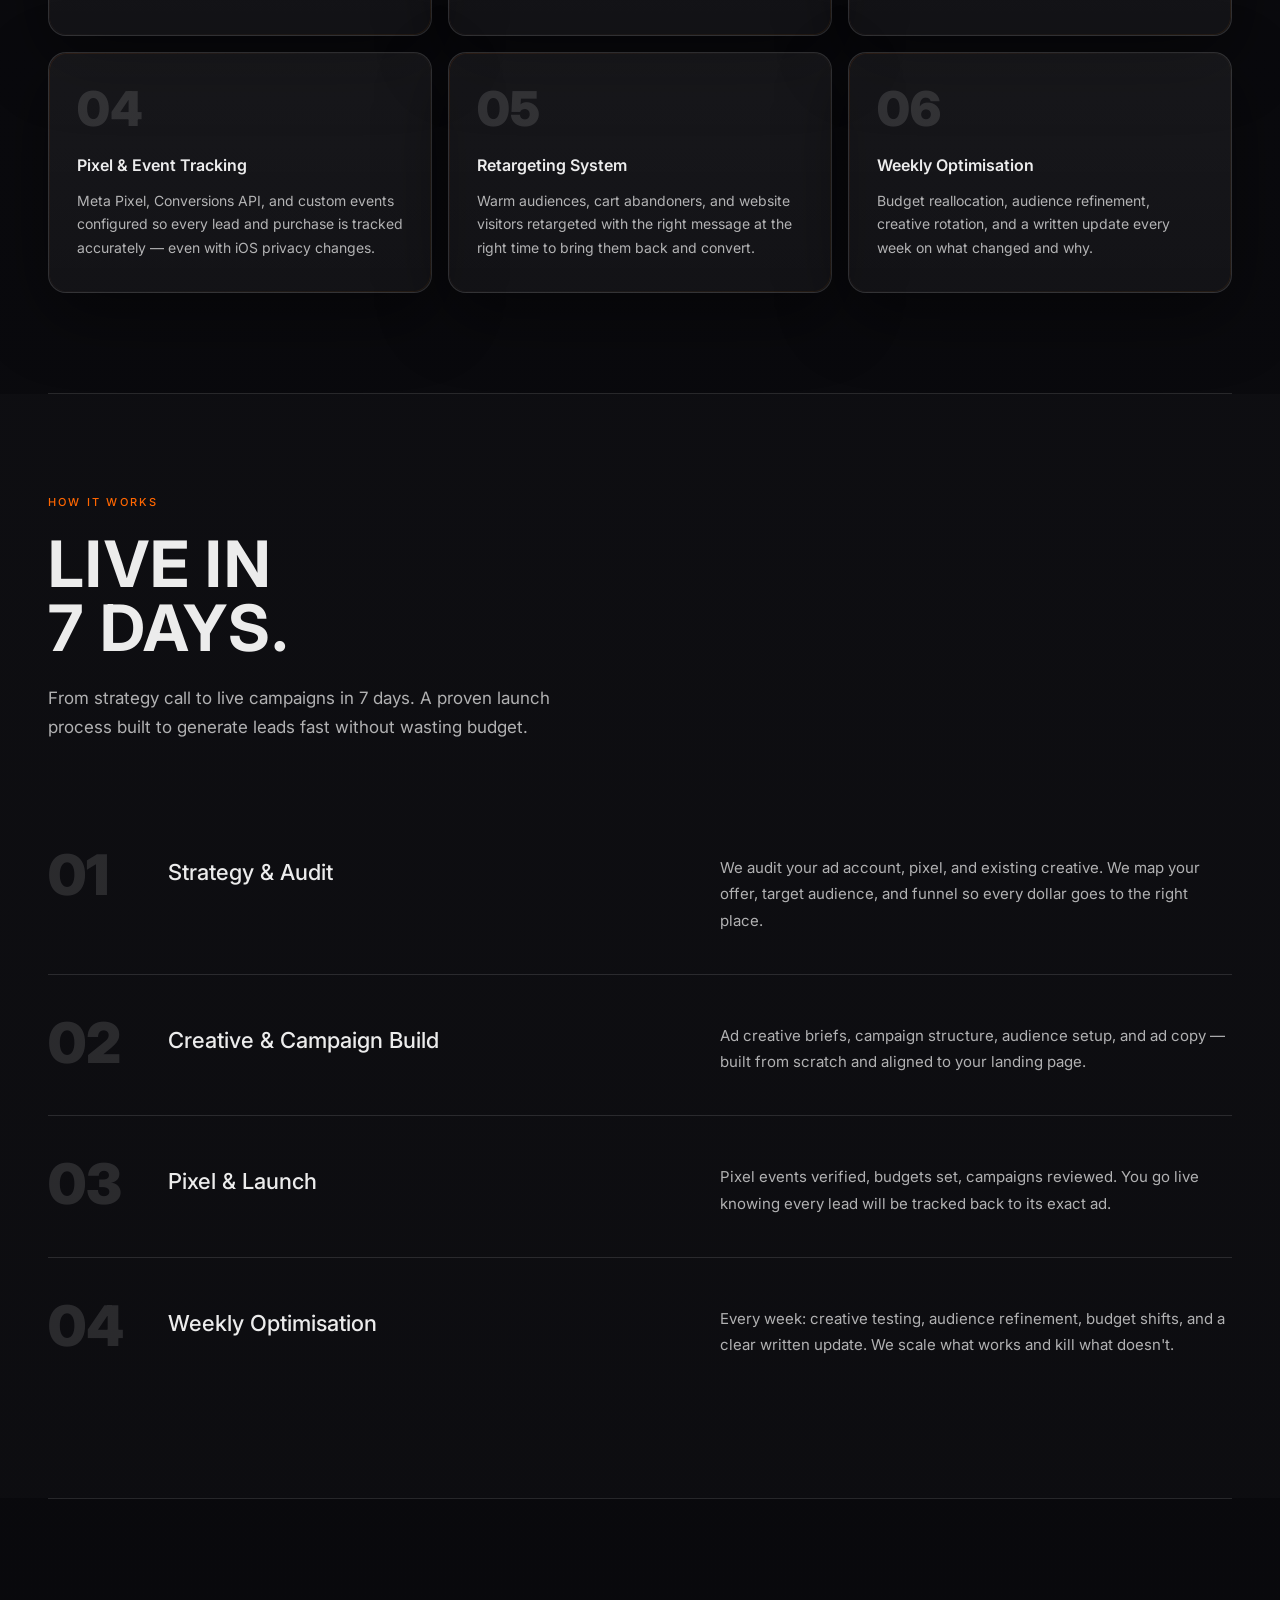
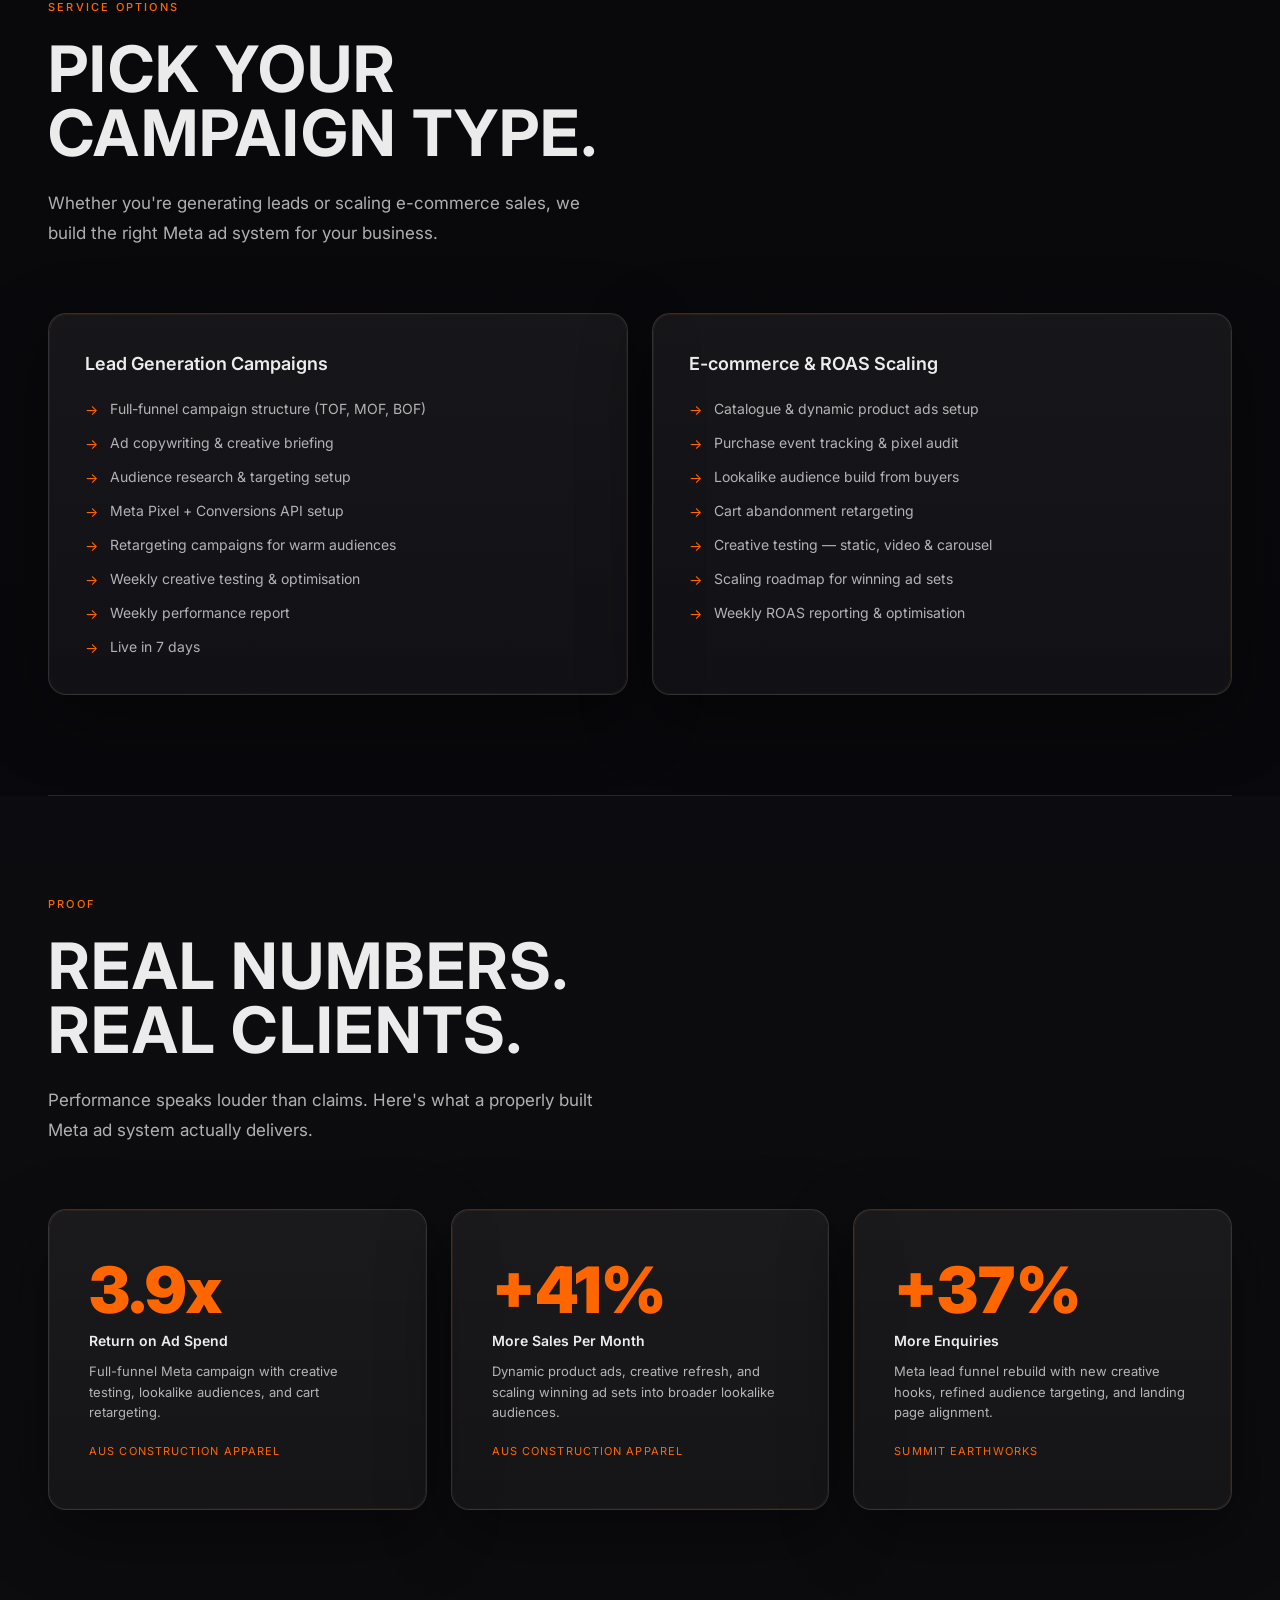
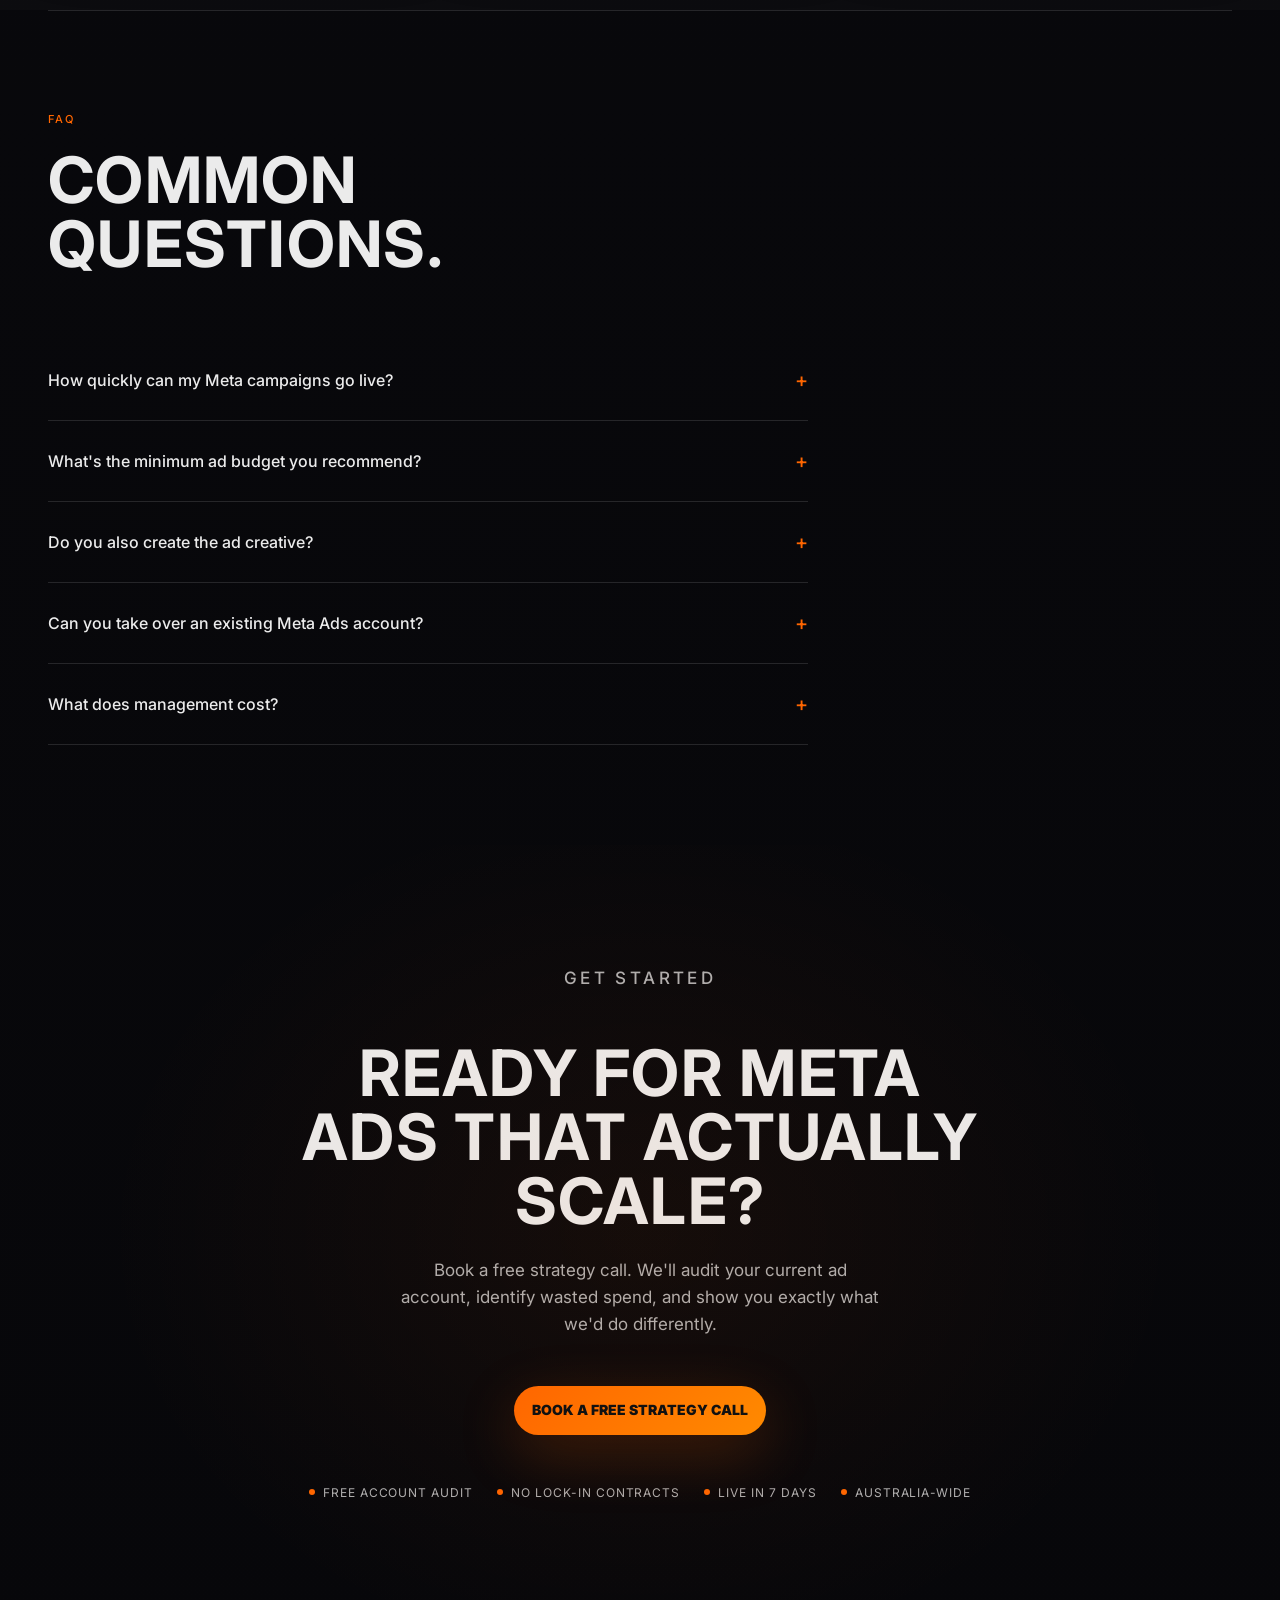
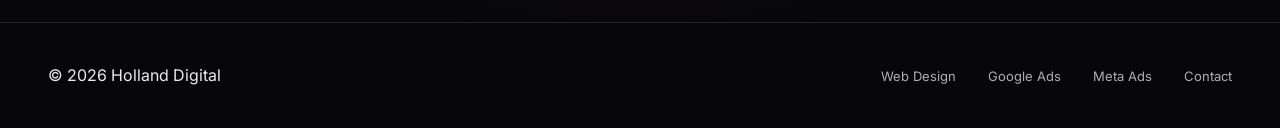
<file: meta-ads.html>
<!DOCTYPE html>
<html lang="en">
<head>
  <meta charset="UTF-8">
  <meta name="viewport" content="width=device-width, initial-scale=1.0">

  <!-- SEO Title & Meta -->
  <title>Meta Ads Management Australia | Facebook & Instagram Ads | Holland Digital</title>
  <meta name="description" content="Holland Digital manages Facebook and Instagram ads for Australian businesses. Creative testing, full-funnel campaigns, retargeting and weekly optimisation. Book a free strategy call.">

  <!-- Open Graph -->
  <meta property="og:title" content="Meta Ads Management Australia | Holland Digital">
  <meta property="og:description" content="Facebook and Instagram ad campaigns built to generate leads and scale revenue for Australian businesses. Creative testing, retargeting and weekly optimisation.">
  <meta property="og:url" content="https://www.holland-digital.com/meta-ads">
  <meta property="og:type" content="website">

  <!-- Canonical -->
  <link rel="canonical" href="https://www.holland-digital.com/meta-ads">

    <!-- Favicon -->
  <link rel="icon" type="image/x-icon" href="/favicon.ico">
  <link rel="apple-touch-icon" sizes="180x180" href="/apple-touch-icon.png">
  <link rel="icon" type="image/png" sizes="32x32" href="/favicon-32x32.png">
  <link rel="icon" type="image/png" sizes="16x16" href="/favicon-16x16.png">

  <link rel="preconnect" href="https://fonts.googleapis.com">
  <link rel="preconnect" href="https://fonts.gstatic.com" crossorigin>
  <link href="https://fonts.googleapis.com/css2?family=Inter:wght@300;400;500;600;700;900&display=swap" rel="stylesheet">

  <style>
    *, *::before, *::after { box-sizing: border-box; margin: 0; padding: 0; }

    :root {
      --bg: #0b0b0f;
      --bg2: #07070a;
      --text: rgba(255,255,255,.92);
      --muted: rgba(255,255,255,.68);
      --orange: #ff6600;
      --orange2: #ff8a00;
      --border: rgba(255,255,255,.12);
      --surface: rgba(255,255,255,.06);
      --surface2: rgba(255,255,255,.04);
      --radius: 18px;
      --shadow: 0 22px 70px rgba(0,0,0,.45);
      --shadowH: 0 34px 110px rgba(0,0,0,.60);
    }

    html { scroll-behavior: smooth; }

    body {
      background: linear-gradient(180deg, var(--bg), var(--bg2));
      color: var(--text);
      font-family: Inter, system-ui, -apple-system, "Segoe UI", Roboto, Arial, sans-serif;
      font-weight: 400;
      line-height: 1.6;
      overflow-x: hidden;
      -webkit-font-smoothing: antialiased;
      min-height: 100vh;
    }

    /* NAV */
    nav {
      position: sticky;
      top: 0;
      z-index: 999;
      width: 100%;
      display: flex;
      align-items: center;
      justify-content: space-between;
      padding: 14px 22px;
      background: rgba(10,10,14,0.72);
      backdrop-filter: blur(14px);
      border-bottom: 1px solid rgba(255,255,255,0.1);
      position: relative;
    }

    nav::after {
      content: "";
      position: absolute;
      left: 0; right: 0; bottom: -1px;
      height: 1px;
      background: linear-gradient(90deg, transparent, rgba(255,102,0,0.55), transparent);
      opacity: 0.55;
      pointer-events: none;
    }

    /* LOGO */
    .nav-logo {
      text-decoration: none;
    }

    .brand__box {
      display: inline-flex;
      gap: 0;
      align-items: center;
      font-weight: 1000;
      letter-spacing: -0.6px;
      font-size: 20px;
      color: rgba(255,255,255,0.95);
      border: 1px solid rgba(255,255,255,0.18);
      border-radius: 12px;
      padding: 9px 14px;
      font-family: Inter, system-ui, sans-serif;
    }

    .brand__box span { color: var(--orange); }

    /* NAV LINKS */
    .nav__links {
      display: flex;
      align-items: center;
      gap: 18px;
    }

    .nav__links a {
      font-weight: 900;
      font-size: 14px;
      color: rgba(255,255,255,0.88);
      text-decoration: none;
      text-transform: none;
      letter-spacing: normal;
      opacity: 1;
      transition: transform 0.15s, opacity 0.15s;
    }

    .nav__links a:hover { transform: translateY(-1px); opacity: 1; }

    .nav__phone {
      padding: 10px 12px;
      border-radius: 999px;
      border: 1px solid rgba(255,255,255,0.14);
      background: rgba(255,255,255,0.04);
      font-weight: 900;
      font-size: 14px;
      color: rgba(255,255,255,0.88);
    }

    /* HAMBURGER */
    .nav__burger {
      display: none;
      background: transparent;
      border: 0;
      cursor: pointer;
      padding: 4px;
    }

    .nav__burger span {
      display: block;
      width: 24px;
      height: 2px;
      background: rgba(255,255,255,0.85);
      margin: 5px 0;
      border-radius: 2px;
    }

    /* BUTTONS */
    .btn-primary, .cta {
      display: inline-flex;
      align-items: center;
      justify-content: center;
      gap: 10px;
      padding: 13px 18px;
      border-radius: 999px;
      font-weight: 900;
      font-size: 14px;
      letter-spacing: normal;
      text-transform: none;
      text-decoration: none;
      transition: transform 0.16s, box-shadow 0.16s;
      position: relative;
      overflow: hidden;
      background: linear-gradient(135deg, var(--orange), var(--orange2));
      border: 0;
      box-shadow: rgba(255,102,0,0.22) 0px 18px 60px;
      color: #111 !important;
      cursor: pointer;
      font-family: Inter, system-ui, sans-serif;
    }

    .btn-primary:hover, .cta:hover {
      transform: translateY(-2px);
      box-shadow: rgba(255,102,0,0.3) 0px 24px 72px;
    }

    .btn-ghost {
      display: inline-flex;
      align-items: center;
      justify-content: center;
      gap: 10px;
      padding: 13px 18px;
      border-radius: 999px;
      font-weight: 900;
      font-size: 14px;
      letter-spacing: normal;
      text-transform: none;
      text-decoration: none;
      transition: transform 0.16s, box-shadow 0.16s, border-color 0.16s;
      background: rgba(255,255,255,0.05);
      border: 1px solid rgba(255,255,255,0.14);
      color: rgba(255,255,255,0.92);
      box-shadow: rgba(0,0,0,0.35) 0px 18px 55px;
      font-family: Inter, system-ui, sans-serif;
    }

    .btn-ghost:hover {
      transform: translateY(-2px);
      border-color: rgba(255,102,0,0.25);
    }

    /* HERO */
    .hero {
      min-height: 100vh;
      display: flex;
      flex-direction: column;
      justify-content: flex-end;
      padding: 0 48px 80px;
      position: relative;
      overflow: hidden;
    }

    .hero-bg {
      position: absolute;
      inset: 0;
      background:
        radial-gradient(900px 520px at 18% 10%, rgba(255,102,0,0.16), transparent 62%),
        radial-gradient(900px 520px at 86% 35%, rgba(255,138,0,0.10), transparent 68%);
      pointer-events: none;
    }

    .hero-eyebrow {
      font-size: 12px;
      font-weight: 500;
      letter-spacing: 0.2em;
      text-transform: uppercase;
      color: var(--orange);
      margin-bottom: 24px;
    }

    .hero h1 {
      font-family: Inter, system-ui, sans-serif;
      font-size: clamp(72px, 10vw, 140px);
      line-height: 0.92;
      letter-spacing: 0.01em;
      text-transform: uppercase;
      max-width: 900px;
      margin-bottom: 36px;
    }

    .hero h1 em {
      font-style: normal;
      color: var(--orange);
    }

    .hero-sub {
      font-size: 18px;
      color: var(--muted);
      max-width: 520px;
      margin-bottom: 48px;
      font-weight: 300;
      line-height: 1.7;
    }

    .hero-actions {
      display: flex;
      gap: 16px;
      align-items: center;
    }

    .btn-primary {
      background: var(--orange);
      color: #fff;
      padding: 16px 32px;
      font-size: 13px;
      font-weight: 600;
      letter-spacing: 0.1em;
      text-transform: uppercase;
      text-decoration: none;
      border-radius: var(--radius);
      box-shadow: var(--shadow);
      transition: background 0.2s, transform 0.2s, box-shadow 0.2s;
    }

    .btn-primary:hover {
      background: var(--orange2);
      transform: translateY(-2px);
      box-shadow: var(--shadowH);
    }

    .btn-ghost {
      color: var(--muted);
      font-size: 13px;
      font-weight: 500;
      letter-spacing: 0.06em;
      text-decoration: none;
      display: flex;
      align-items: center;
      gap: 8px;
      transition: color 0.2s;
    }

    .btn-ghost:hover { color: var(--text); }

    .hero-stats {
      position: absolute;
      top: 50%;
      right: 48px;
      transform: translateY(-50%);
      display: flex;
      flex-direction: column;
      gap: 40px;
    }

    .hero-stat { text-align: right; }

    .hero-stat-num {
      font-family: Inter, system-ui, sans-serif;
      font-size: 52px;
      font-weight: 1000;
      line-height: 1;
      color: var(--text);
    }

    .hero-stat-num span { color: var(--orange); }

    .hero-stat-label {
      font-size: 11px;
      color: var(--muted);
      letter-spacing: 0.1em;
      text-transform: uppercase;
      margin-top: 4px;
    }

    /* SECTIONS */
    section { padding: 100px 48px; }

    .section-label {
      font-size: 11px;
      font-weight: 500;
      letter-spacing: 0.2em;
      text-transform: uppercase;
      color: var(--orange);
      margin-bottom: 20px;
    }

    h2 {
      font-family: Inter, system-ui, sans-serif;
      font-size: clamp(42px, 5vw, 72px);
      line-height: 1;
      text-transform: uppercase;
      letter-spacing: 0.02em;
      margin-bottom: 24px;
      color: var(--text);
    }

    .section-intro {
      font-size: 17px;
      color: var(--muted);
      max-width: 560px;
      line-height: 1.75;
    }

    /* DIVIDER */
    .divider {
      height: 1px;
      background: var(--border);
      margin: 0 48px;
    }

    /* WHAT YOU GET */
    .what-grid {
      display: grid;
      grid-template-columns: repeat(3, 1fr);
      gap: 16px;
      margin-top: 64px;
    }

    .what-item {
      border-radius: var(--radius);
      background: linear-gradient(180deg, var(--surface), var(--surface2));
      border: 1px solid var(--border);
      box-shadow: var(--shadow);
      padding: 32px 28px;
      position: relative;
      overflow: hidden;
      transition: transform 0.18s, box-shadow 0.18s, border-color 0.18s;
    }

    .what-item::after {
      content: "";
      position: absolute;
      inset: 0;
      border-radius: inherit;
      padding: 1px;
      background: linear-gradient(135deg, rgba(255,102,0,0.55), rgba(255,255,255,0.1), rgba(255,138,0,0.45));
      mask: linear-gradient(#000 0, #000 0) content-box exclude, linear-gradient(#000 0, #000 0);
      opacity: 0.18;
      pointer-events: none;
      transition: opacity 0.18s;
    }

    .what-item:hover {
      transform: translateY(-6px);
      border-color: rgba(255,102,0,0.35);
      box-shadow: var(--shadowH);
    }

    .what-item:hover::after { opacity: 0.45; }

    .what-num {
      font-family: Inter, system-ui, sans-serif;
      font-size: 48px;
      font-weight: 1000;
      color: var(--border);
      line-height: 1;
      margin-bottom: 20px;
    }

    .what-title {
      font-size: 16px;
      font-weight: 600;
      margin-bottom: 10px;
      color: var(--text);
    }

    .what-desc {
      font-size: 14px;
      color: var(--muted);
      line-height: 1.7;
    }

    /* PROCESS */
    .process-section { background: rgba(255,255,255,0.015); }

    .process-steps {
      margin-top: 64px;
      display: flex;
      flex-direction: column;
      gap: 0;
    }

    .process-step {
      display: grid;
      grid-template-columns: 80px 1fr 1fr;
      gap: 40px;
      align-items: start;
      padding: 40px 0;
      border-bottom: 1px solid var(--border);
    }

    .process-step:last-child { border-bottom: none; }

    .step-num {
      font-family: Inter, system-ui, sans-serif;
      font-size: 56px;
      font-weight: 1000;
      color: var(--border);
      line-height: 1;
    }

    .step-title {
      font-size: 22px;
      font-weight: 500;
      padding-top: 8px;
      color: var(--text);
    }

    .step-desc {
      font-size: 15px;
      color: var(--muted);
      line-height: 1.75;
      padding-top: 8px;
    }

    /* INCLUDED */
    .included-grid {
      display: grid;
      grid-template-columns: 1fr 1fr;
      gap: 24px;
      margin-top: 64px;
    }

    .included-card {
      border-radius: var(--radius);
      background: linear-gradient(180deg, var(--surface), var(--surface2));
      border: 1px solid var(--border);
      box-shadow: var(--shadow);
      padding: 36px;
      position: relative;
      overflow: hidden;
      transition: transform 0.18s, box-shadow 0.18s, border-color 0.18s;
    }

    .included-card::after {
      content: "";
      position: absolute;
      inset: 0;
      border-radius: inherit;
      padding: 1px;
      background: linear-gradient(135deg, rgba(255,102,0,0.55), rgba(255,255,255,0.1), rgba(255,138,0,0.45));
      mask: linear-gradient(#000 0, #000 0) content-box exclude, linear-gradient(#000 0, #000 0);
      opacity: 0.18;
      pointer-events: none;
      transition: opacity 0.18s;
    }

    .included-card:hover {
      transform: translateY(-6px);
      border-color: rgba(255,102,0,0.35);
      box-shadow: var(--shadowH);
    }

    .included-card:hover::after { opacity: 0.45; }

    .included-card h3 {
      font-size: 18px;
      font-weight: 600;
      margin-bottom: 20px;
      color: var(--text);
    }

    .included-list {
      list-style: none;
      display: flex;
      flex-direction: column;
      gap: 12px;
    }

    .included-list li {
      font-size: 14px;
      color: var(--muted);
      display: flex;
      align-items: flex-start;
      gap: 12px;
      line-height: 1.5;
    }

    .included-list li::before {
      content: '→';
      color: var(--orange);
      flex-shrink: 0;
      margin-top: 1px;
    }

    /* RESULTS */
    .results-section { background: rgba(255,255,255,0.015); }

    .results-grid {
      display: grid;
      grid-template-columns: repeat(3, 1fr);
      gap: 24px;
      margin-top: 64px;
    }

    .result-card {
      border-radius: var(--radius);
      background: linear-gradient(180deg, var(--surface), var(--surface2));
      border: 1px solid var(--border);
      box-shadow: var(--shadow);
      padding: 48px 40px;
      position: relative;
      overflow: hidden;
      transition: transform 0.18s, box-shadow 0.18s, border-color 0.18s;
    }

    .result-card::after {
      content: "";
      position: absolute;
      inset: 0;
      border-radius: inherit;
      padding: 1px;
      background: linear-gradient(135deg, rgba(255,102,0,0.55), rgba(255,255,255,0.1), rgba(255,138,0,0.45));
      mask: linear-gradient(#000 0, #000 0) content-box exclude, linear-gradient(#000 0, #000 0);
      opacity: 0.18;
      pointer-events: none;
      transition: opacity 0.18s;
    }

    .result-card:hover {
      transform: translateY(-6px);
      border-color: rgba(255,102,0,0.35);
      box-shadow: var(--shadowH);
    }

    .result-card:hover::after { opacity: 0.45; }

    .result-metric {
      font-family: Inter, system-ui, sans-serif;
      font-size: 64px;
      font-weight: 1000;
      color: var(--orange);
      line-height: 1;
      margin-bottom: 8px;
    }

    .result-label {
      font-size: 14px;
      font-weight: 600;
      margin-bottom: 8px;
      color: var(--text);
    }

    .result-context {
      font-size: 13px;
      color: var(--muted);
      line-height: 1.6;
    }

    .result-client {
      font-size: 11px;
      color: var(--orange);
      letter-spacing: 0.1em;
      text-transform: uppercase;
      margin-top: 20px;
    }

    /* FAQ */
    .faq-list {
      margin-top: 64px;
      max-width: 760px;
    }

    .faq-item {
      border-bottom: 1px solid var(--border);
    }

    .faq-q {
      width: 100%;
      background: none;
      border: none;
      color: var(--text);
      font-family: var(--font-body);
      font-size: 16px;
      font-weight: 500;
      text-align: left;
      padding: 28px 0;
      cursor: pointer;
      display: flex;
      justify-content: space-between;
      align-items: center;
      gap: 24px;
    }

    .faq-q .icon {
      color: var(--orange);
      font-size: 20px;
      flex-shrink: 0;
      transition: transform 0.3s;
    }

    .faq-item.open .faq-q .icon { transform: rotate(45deg); }

    .faq-a {
      font-size: 15px;
      color: var(--muted);
      line-height: 1.75;
      max-height: 0;
      overflow: hidden;
      transition: max-height 0.4s ease, padding 0.3s;
    }

    .faq-item.open .faq-a {
      max-height: 300px;
      padding-bottom: 28px;
    }

    /* CTA */
    .cta-section {
      text-align: center;
      padding: 120px 48px;
      position: relative;
      overflow: hidden;
    }

    .cta-section::before {
      content: '';
      position: absolute;
      inset: 0;
      background: radial-gradient(ellipse 60% 80% at 50% 50%, rgba(255,102,0,0.06) 0%, transparent 70%);
    }

    .cta-section h2 {
      max-width: 700px;
      margin: 0 auto 24px;
    }

    .cta-section p {
      font-size: 17px;
      color: var(--muted);
      max-width: 480px;
      margin: 0 auto 48px;
    }

    .cta-badges {
      display: flex;
      gap: 24px;
      justify-content: center;
      margin-top: 48px;
      flex-wrap: wrap;
    }

    .badge {
      font-size: 12px;
      color: var(--muted);
      letter-spacing: 0.08em;
      text-transform: uppercase;
      display: flex;
      align-items: center;
      gap: 8px;
    }

    .badge::before {
      content: '';
      width: 6px;
      height: 6px;
      border-radius: 50%;
      background: var(--orange);
      flex-shrink: 0;
    }

    /* FOOTER */
    footer {
      border-top: 1px solid var(--border);
      padding: 40px 48px;
      display: flex;
      justify-content: space-between;
      align-items: center;
    }

    footer .logo {
      font-family: Inter, system-ui, sans-serif;
      font-size: 18px;
      letter-spacing: 0.08em;
      color: var(--muted);
      text-decoration: none;
    }

    footer .logo span { color: var(--orange); }

    .footer-links {
      display: flex;
      gap: 32px;
      list-style: none;
    }

    .footer-links a {
      font-size: 13px;
      color: var(--muted);
      text-decoration: none;
      transition: color 0.2s;
    }

    .footer-links a:hover { color: var(--text); }

    footer p {
      font-size: 12px;
      color: rgba(255,255,255,.3);
    }

    /* ANIMATIONS */
    @keyframes fadeUp {
      from { opacity: 0; transform: translateY(30px); }
      to { opacity: 1; transform: translateY(0); }
    }

    .hero-eyebrow,
    .hero h1,
    .hero-sub,
    .hero-actions {
      animation: fadeUp 0.8s ease both;
    }

    .hero h1 { animation-delay: 0.1s; }
    .hero-sub { animation-delay: 0.2s; }
    .hero-actions { animation-delay: 0.3s; }

    /* MOBILE */
    @media (max-width: 768px) {
      .nav__links { display: none; }
      .nav__burger { display: block; }
      section { padding: 72px 24px; }
      .hero { padding: 0 24px 72px; }
      .hero-stats { display: none; }
      .what-grid { grid-template-columns: 1fr; }
      .included-grid { grid-template-columns: 1fr; }
      .results-grid { grid-template-columns: 1fr; }
      .process-step { grid-template-columns: 60px 1fr; }
      .step-desc { grid-column: 2; }
      .divider { margin: 0 24px; }
      footer { flex-direction: column; gap: 24px; text-align: center; }
      .footer-links { flex-wrap: wrap; justify-content: center; }
    }
  </style>
</head>
<body>

  <!-- NAV -->
  <nav>
    <a href="/" class="nav-logo" aria-label="Holland Digital Home">
      <span class="brand__box">Holland<span>Digital</span></span>
    </a>
    <div class="nav__links">
      <a href="/web-design">Web Design</a>
      <a href="/google-ads">Google Ads</a>
      <a href="/meta-ads">Meta Ads</a>
      <a href="/landing-pages">Landing Pages</a>
      <a href="tel:0448359099" class="nav__phone">0448 359 099</a>
      <a href="/#contact" class="cta">BOOK A STRATEGY CALL</a>
    </div>
    <button class="nav__burger" aria-label="Open menu">
      <span></span><span></span><span></span>
    </button>
  </nav>

  <!-- HERO -->
  <section class="hero">
    <div class="hero-bg"></div>
    <p class="hero-eyebrow">Meta Ads Management Australia</p>
    <h1>Meta Ads That<br><em>Scale.</em></h1>
    <p class="hero-sub">Stop boosting posts and hoping for the best. We build full-funnel Facebook and Instagram ad systems — creative testing, audience strategy, and weekly optimisation — engineered to generate leads and scale revenue.</p>
    <div class="hero-actions">
      <a href="/#contact" class="cta">BOOK A STRATEGY CALL</a>
      <a href="#results" class="btn-ghost">SEE RESULTS</a>
    </div>
    <div class="hero-stats">
      <div class="hero-stat">
        <div class="hero-stat-num"><span>3.9</span>x</div>
        <div class="hero-stat-label">Avg Return on Ad Spend</div>
      </div>
      <div class="hero-stat">
        <div class="hero-stat-num"><span>7</span>day</div>
        <div class="hero-stat-label">Campaign Launch</div>
      </div>
      <div class="hero-stat">
        <div class="hero-stat-num"><span>$250</span>k+</div>
        <div class="hero-stat-label">Ad Spend Managed</div>
      </div>
    </div>
  </section>

  <div class="divider"></div>

  <!-- WHAT YOU GET -->
  <section>
    <p class="section-label">What's Included</p>
    <h2>Every Campaign.<br>Every Time.</h2>
    <p class="section-intro">No boosted posts. No set-and-forget. Every Meta campaign we run is built with a full-funnel system and optimised every single week.</p>

    <div class="what-grid">
      <div class="what-item">
        <div class="what-num">01</div>
        <div class="what-title">Full-Funnel Campaign Build</div>
        <div class="what-desc">Top, middle, and bottom-of-funnel campaigns — awareness, consideration, and conversion — all working together to drive qualified leads.</div>
      </div>
      <div class="what-item">
        <div class="what-num">02</div>
        <div class="what-title">Creative Testing</div>
        <div class="what-desc">Hook testing, UGC-style ads, static graphics and video variations — we find what stops the scroll and scale the winners.</div>
      </div>
      <div class="what-item">
        <div class="what-num">03</div>
        <div class="what-title">Audience Strategy</div>
        <div class="what-desc">Interest, behaviour, lookalike, and retargeting audiences — built and tested to find the people most likely to buy from you.</div>
      </div>
      <div class="what-item">
        <div class="what-num">04</div>
        <div class="what-title">Pixel & Event Tracking</div>
        <div class="what-desc">Meta Pixel, Conversions API, and custom events configured so every lead and purchase is tracked accurately — even with iOS privacy changes.</div>
      </div>
      <div class="what-item">
        <div class="what-num">05</div>
        <div class="what-title">Retargeting System</div>
        <div class="what-desc">Warm audiences, cart abandoners, and website visitors retargeted with the right message at the right time to bring them back and convert.</div>
      </div>
      <div class="what-item">
        <div class="what-num">06</div>
        <div class="what-title">Weekly Optimisation</div>
        <div class="what-desc">Budget reallocation, audience refinement, creative rotation, and a written update every week on what changed and why.</div>
      </div>
    </div>
  </section>

  <div class="divider"></div>

  <!-- PROCESS -->
  <section class="process-section">
    <p class="section-label">How It Works</p>
    <h2>Live in<br>7 Days.</h2>
    <p class="section-intro">From strategy call to live campaigns in 7 days. A proven launch process built to generate leads fast without wasting budget.</p>

    <div class="process-steps">
      <div class="process-step">
        <div class="step-num">01</div>
        <div class="step-title">Strategy & Audit</div>
        <div class="step-desc">We audit your ad account, pixel, and existing creative. We map your offer, target audience, and funnel so every dollar goes to the right place.</div>
      </div>
      <div class="process-step">
        <div class="step-num">02</div>
        <div class="step-title">Creative & Campaign Build</div>
        <div class="step-desc">Ad creative briefs, campaign structure, audience setup, and ad copy — built from scratch and aligned to your landing page.</div>
      </div>
      <div class="process-step">
        <div class="step-num">03</div>
        <div class="step-title">Pixel & Launch</div>
        <div class="step-desc">Pixel events verified, budgets set, campaigns reviewed. You go live knowing every lead will be tracked back to its exact ad.</div>
      </div>
      <div class="process-step">
        <div class="step-num">04</div>
        <div class="step-title">Weekly Optimisation</div>
        <div class="step-desc">Every week: creative testing, audience refinement, budget shifts, and a clear written update. We scale what works and kill what doesn't.</div>
      </div>
    </div>
  </section>

  <div class="divider"></div>

  <!-- INCLUDED PACKAGES -->
  <section>
    <p class="section-label">Service Options</p>
    <h2>Pick Your<br>Campaign Type.</h2>
    <p class="section-intro">Whether you're generating leads or scaling e-commerce sales, we build the right Meta ad system for your business.</p>

    <div class="included-grid">
      <div class="included-card">
        <h3>Lead Generation Campaigns</h3>
        <ul class="included-list">
          <li>Full-funnel campaign structure (TOF, MOF, BOF)</li>
          <li>Ad copywriting & creative briefing</li>
          <li>Audience research & targeting setup</li>
          <li>Meta Pixel + Conversions API setup</li>
          <li>Retargeting campaigns for warm audiences</li>
          <li>Weekly creative testing & optimisation</li>
          <li>Weekly performance report</li>
          <li>Live in 7 days</li>
        </ul>
      </div>
      <div class="included-card">
        <h3>E-commerce & ROAS Scaling</h3>
        <ul class="included-list">
          <li>Catalogue & dynamic product ads setup</li>
          <li>Purchase event tracking & pixel audit</li>
          <li>Lookalike audience build from buyers</li>
          <li>Cart abandonment retargeting</li>
          <li>Creative testing — static, video & carousel</li>
          <li>Scaling roadmap for winning ad sets</li>
          <li>Weekly ROAS reporting & optimisation</li>
        </ul>
      </div>
    </div>
  </section>

  <div class="divider"></div>

  <!-- RESULTS -->
  <section class="results-section" id="results">
    <p class="section-label">Proof</p>
    <h2>Real Numbers.<br>Real Clients.</h2>
    <p class="section-intro">Performance speaks louder than claims. Here's what a properly built Meta ad system actually delivers.</p>

    <div class="results-grid">
      <div class="result-card">
        <div class="result-metric">3.9x</div>
        <div class="result-label">Return on Ad Spend</div>
        <div class="result-context">Full-funnel Meta campaign with creative testing, lookalike audiences, and cart retargeting.</div>
        <div class="result-client">AUS Construction Apparel</div>
      </div>
      <div class="result-card">
        <div class="result-metric">+41%</div>
        <div class="result-label">More Sales Per Month</div>
        <div class="result-context">Dynamic product ads, creative refresh, and scaling winning ad sets into broader lookalike audiences.</div>
        <div class="result-client">AUS Construction Apparel</div>
      </div>
      <div class="result-card">
        <div class="result-metric">+37%</div>
        <div class="result-label">More Enquiries</div>
        <div class="result-context">Meta lead funnel rebuild with new creative hooks, refined audience targeting, and landing page alignment.</div>
        <div class="result-client">Summit Earthworks</div>
      </div>
    </div>
  </section>

  <div class="divider"></div>

  <!-- FAQ -->
  <section>
    <p class="section-label">FAQ</p>
    <h2>Common<br>Questions.</h2>

    <div class="faq-list">
      <div class="faq-item">
        <button class="faq-q">How quickly can my Meta campaigns go live? <span class="icon">+</span></button>
        <div class="faq-a">Most campaigns are live within 7 days of the strategy call — pixel setup, creative brief, campaign build and review all happen in that window.</div>
      </div>
      <div class="faq-item">
        <button class="faq-q">What's the minimum ad budget you recommend? <span class="icon">+</span></button>
        <div class="faq-a">We recommend a minimum of $1,500–$2,000/month in ad spend. Below that, Meta's algorithm doesn't have enough data to optimise effectively and results are unpredictable.</div>
      </div>
      <div class="faq-item">
        <button class="faq-q">Do you also create the ad creative? <span class="icon">+</span></button>
        <div class="faq-a">We write all ad copy and creative briefs. For static graphics and video we work with your existing assets or brief our creative studio to produce scroll-stopping content.</div>
      </div>
      <div class="faq-item">
        <button class="faq-q">Can you take over an existing Meta Ads account? <span class="icon">+</span></button>
        <div class="faq-a">Yes. We audit your existing account first — pixel health, campaign structure, creative performance — and rebuild from there. Most inherited accounts have significant wasted spend we can recover fast.</div>
      </div>
      <div class="faq-item">
        <button class="faq-q">What does management cost? <span class="icon">+</span></button>
        <div class="faq-a">Management fees are scoped to your account size and goals. Book a strategy call and we'll give you a clear number within 24 hours — no vague ranges, just a straight answer.</div>
      </div>
    </div>
  </section>

  <!-- CTA -->
  <section class="cta-section">
    <p class="section-label">Get Started</p>
    <h2>Ready for Meta Ads That Actually Scale?</h2>
    <p>Book a free strategy call. We'll audit your current ad account, identify wasted spend, and show you exactly what we'd do differently.</p>
    <a href="/#contact" class="cta">BOOK A FREE STRATEGY CALL</a>
    <div class="cta-badges">
      <span class="badge">Free account audit</span>
      <span class="badge">No lock-in contracts</span>
      <span class="badge">Live in 7 days</span>
      <span class="badge">Australia-wide</span>
    </div>
  </section>

  <!-- FOOTER -->
  <footer>
    <div class="footer-left">© 2026 Holland Digital</div>
    <ul class="footer-links">
      <li><a href="/web-design">Web Design</a></li>
      <li><a href="/google-ads">Google Ads</a></li>
      <li><a href="/meta-ads">Meta Ads</a></li>
      <li><a href="/#contact">Contact</a></li>
    </ul>
  </footer>

  <script>
    // FAQ accordion
    document.querySelectorAll('.faq-q').forEach(btn => {
      btn.addEventListener('click', () => {
        const item = btn.parentElement;
        const isOpen = item.classList.contains('open');
        document.querySelectorAll('.faq-item').forEach(i => i.classList.remove('open'));
        if (!isOpen) item.classList.add('open');
      });
    });
  </script>
</body>
</html>
</file>
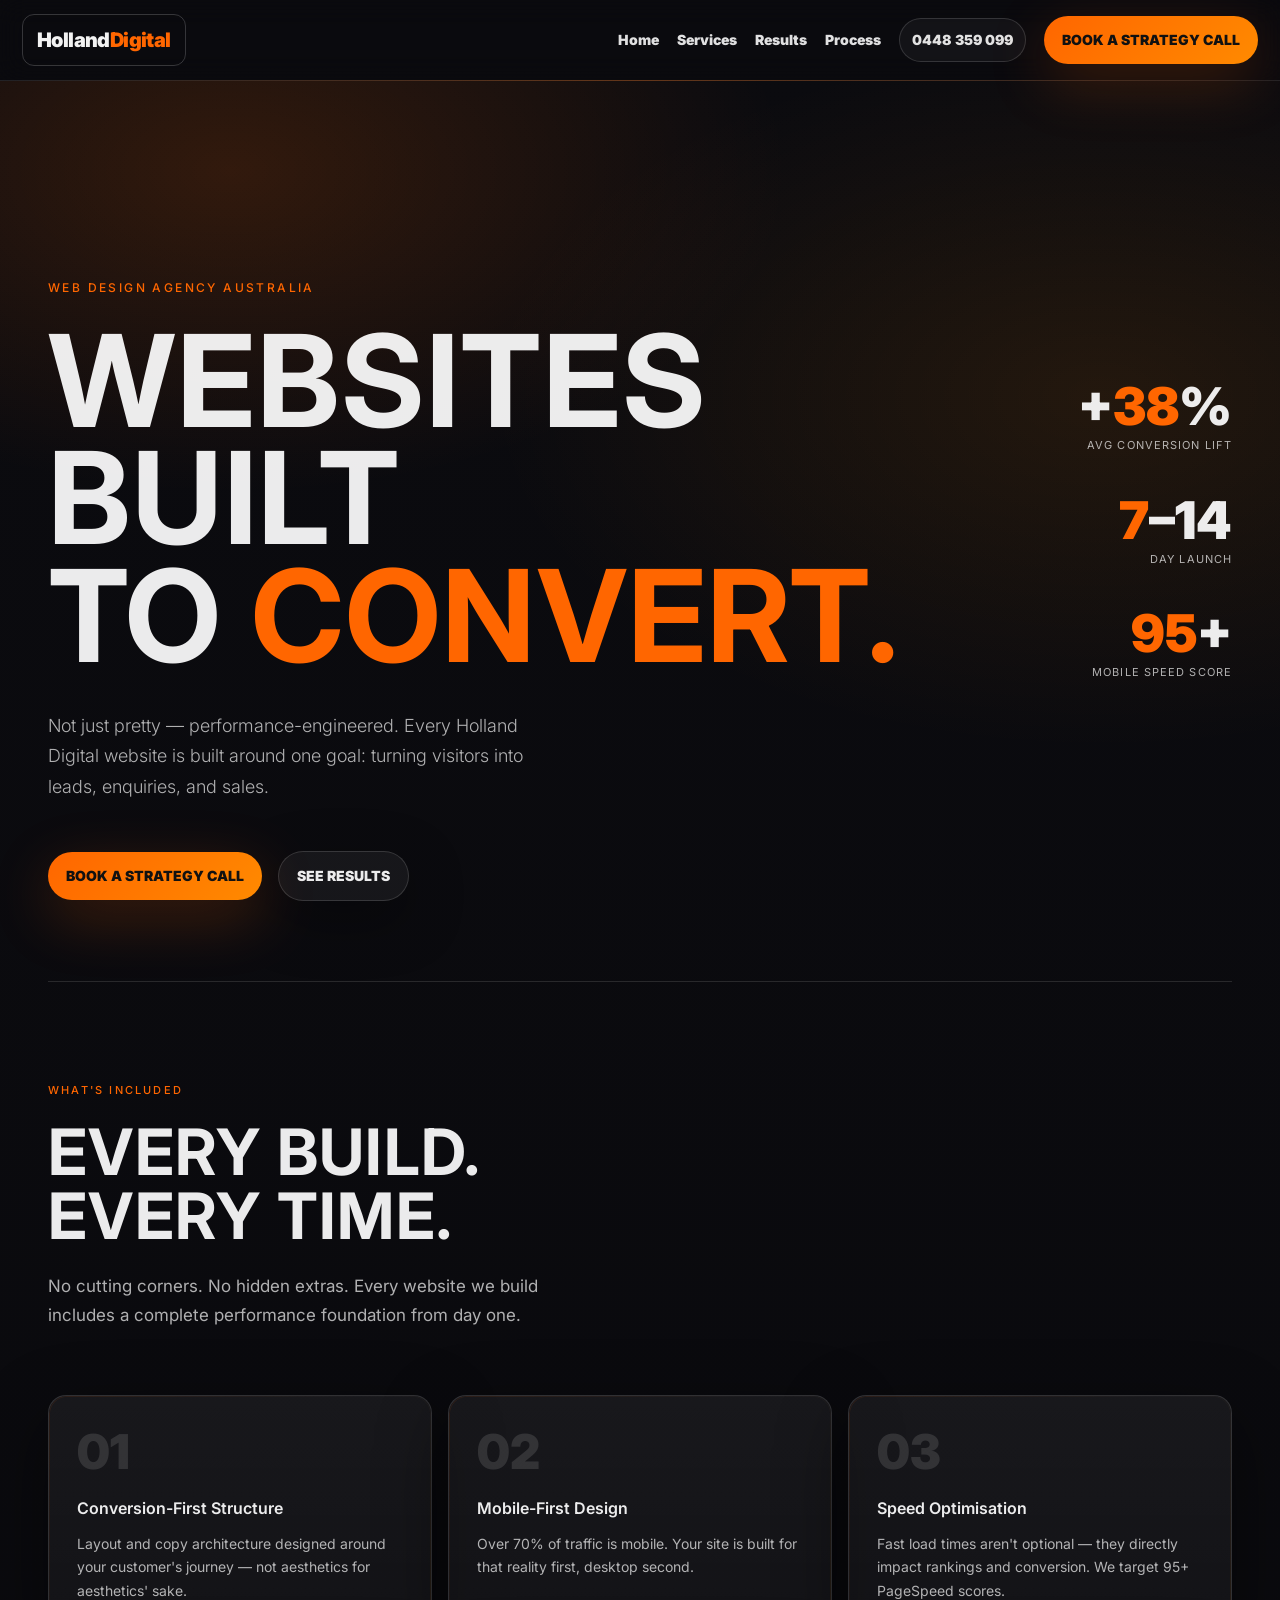
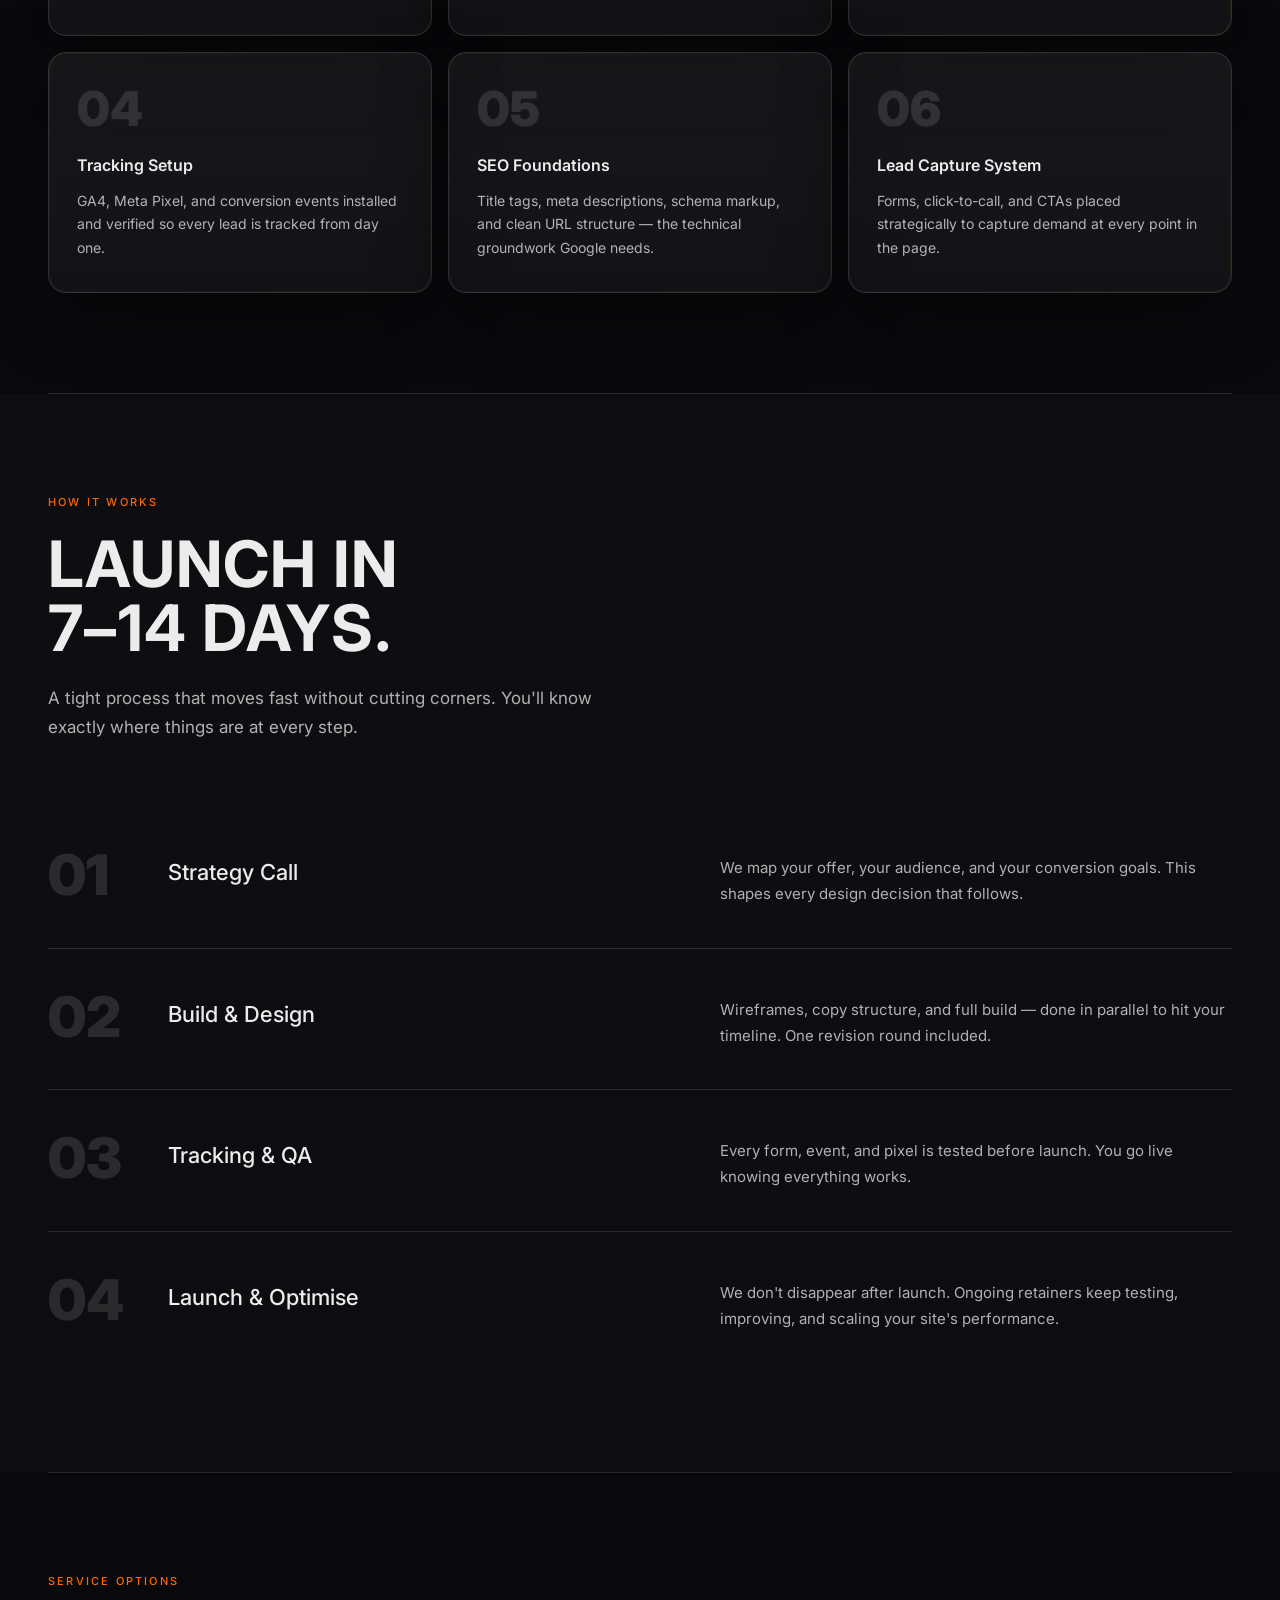
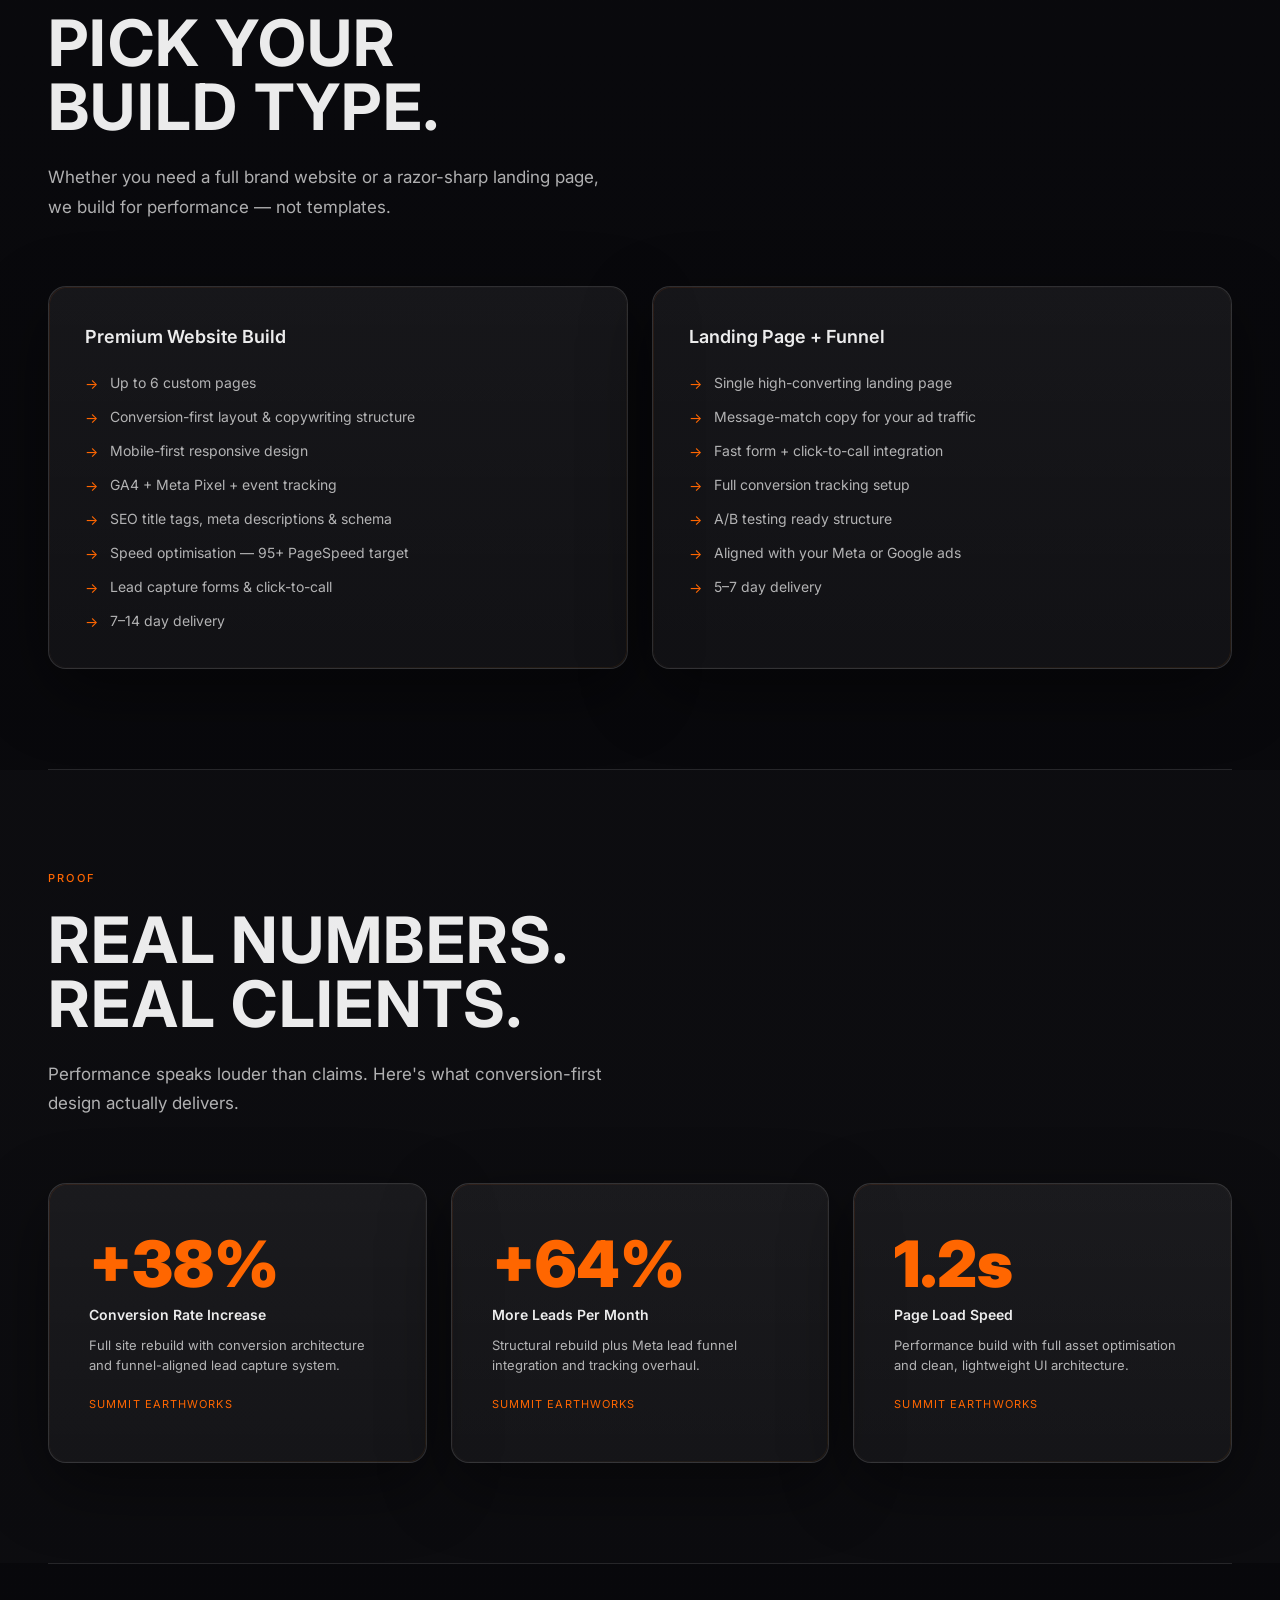
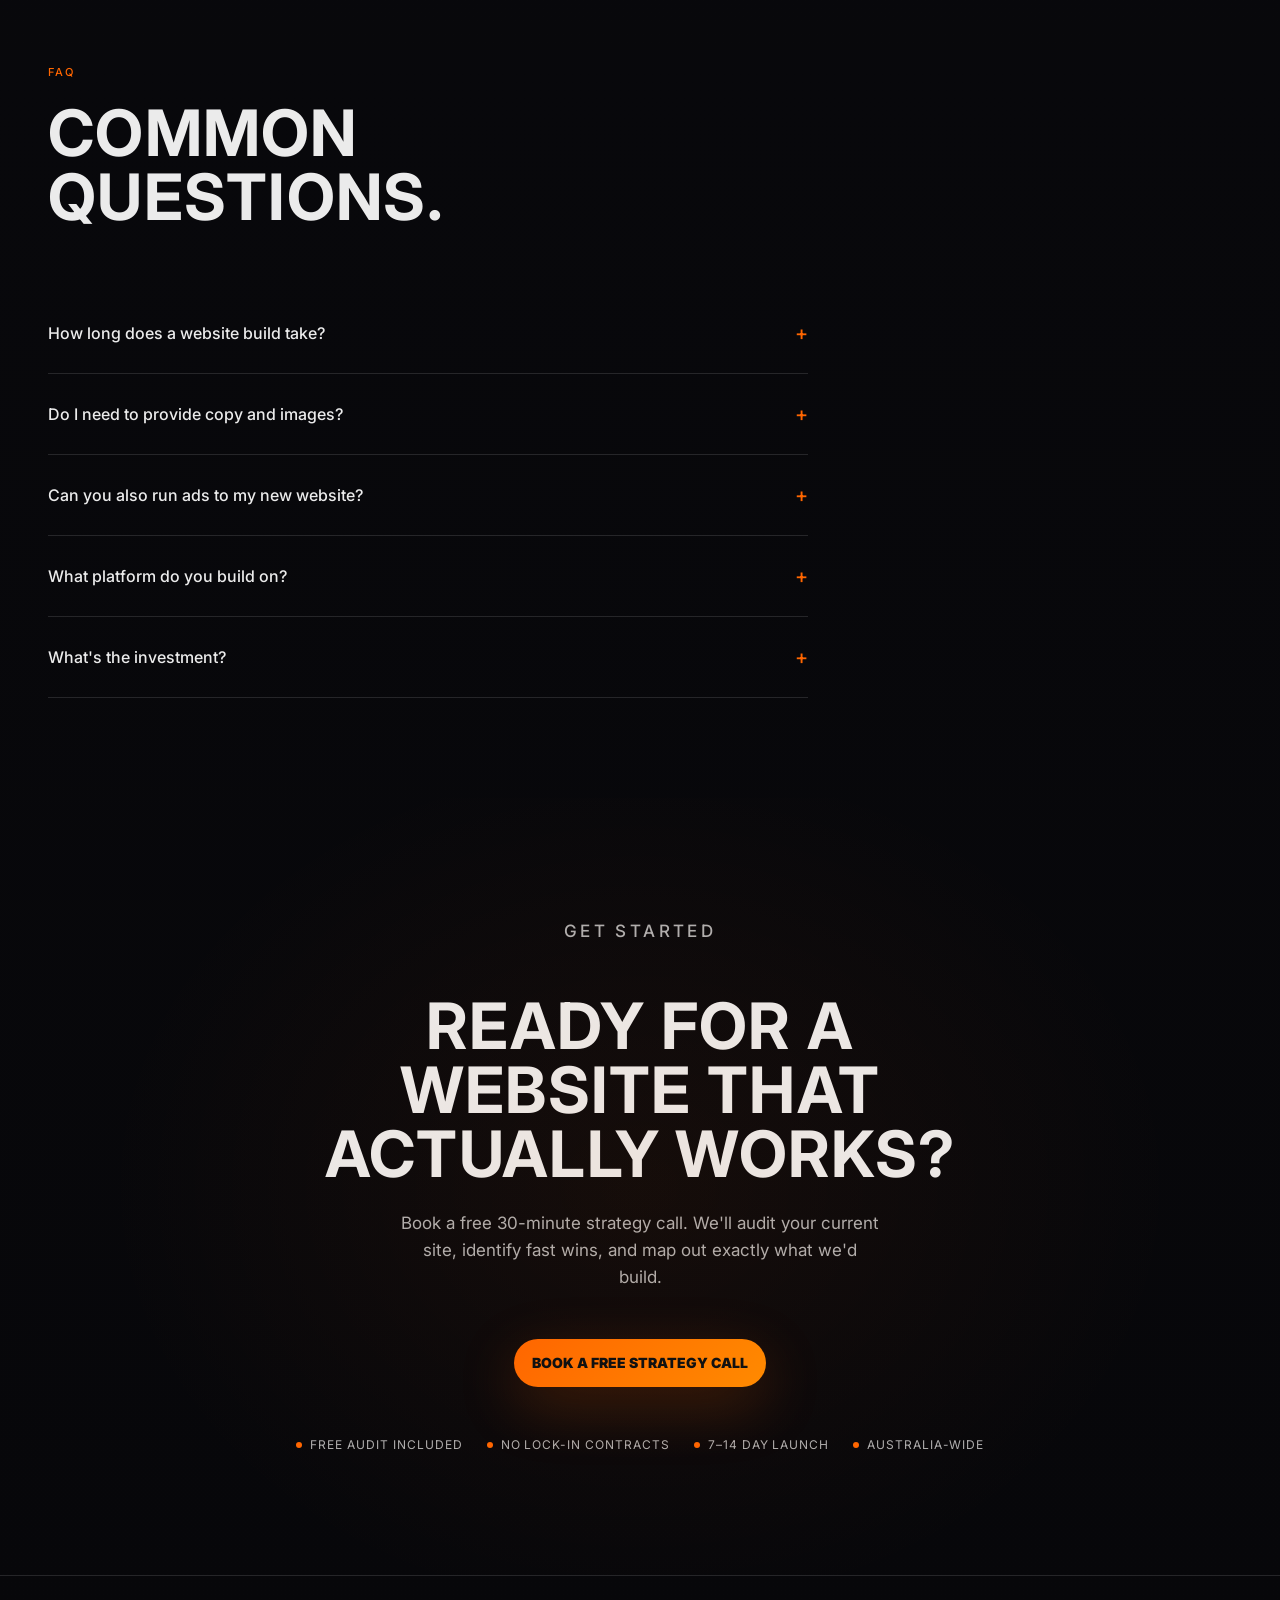
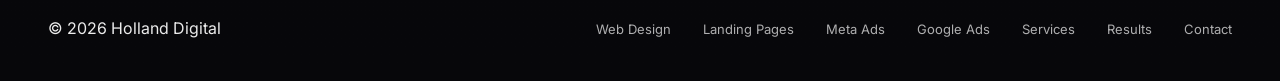
<file: web-design.html>
<!DOCTYPE html>
<html lang="en">
<head>
  <meta charset="UTF-8">
  <meta name="viewport" content="width=device-width, initial-scale=1.0">

  <!-- SEO Title & Meta -->
  <title>Web Design Agency Australia | Conversion-First Websites | Holland Digital</title>
  <meta name="description" content="Holland Digital builds premium conversion-first websites for Australian businesses. Fast 7–14 day launches, mobile-optimised, SEO-ready and built to generate leads. Book a free strategy call.">

  <!-- Open Graph -->
  <meta property="og:title" content="Web Design Agency Australia | Holland Digital">
  <meta property="og:description" content="Premium conversion-first websites built to generate leads and scale. 7–14 day launches for ambitious Australian brands.">
  <meta property="og:url" content="https://www.holland-digital.com/web-design">
  <meta property="og:type" content="website">

  <!-- Canonical -->
  <link rel="canonical" href="https://www.holland-digital.com/web-design">

  <link rel="preconnect" href="https://fonts.googleapis.com">
  <link rel="preconnect" href="https://fonts.gstatic.com" crossorigin>
  <link href="https://fonts.googleapis.com/css2?family=Inter:wght@300;400;500;600;700;900&display=swap" rel="stylesheet" />
  <link rel="stylesheet" href="https://assets.calendly.com/assets/external/widget.css" />

  <style>
    *, *::before, *::after { box-sizing: border-box; margin: 0; padding: 0; }

    :root {
      --font-body: Inter, system-ui, -apple-system, "Segoe UI", Roboto, Arial, sans-serif;
      --bg: #0b0b0f;
      --bg2: #07070a;
      --text: rgba(255,255,255,.92);
      --muted: rgba(255,255,255,.68);
      --orange: #ff6600;
      --orange2: #ff8a00;
      --border: rgba(255,255,255,.12);
      --surface: rgba(255,255,255,.06);
      --surface2: rgba(255,255,255,.04);
      --radius: 18px;
      --shadow: 0 22px 70px rgba(0,0,0,.45);
      --shadowH: 0 34px 110px rgba(0,0,0,.60);
    }

    html { scroll-behavior: smooth; }

    body {
      background: linear-gradient(180deg, var(--bg), var(--bg2));
      color: var(--text);
      font-family: var(--font-body);
      font-weight: 400;
      line-height: 1.6;
      overflow-x: hidden;
      -webkit-font-smoothing: antialiased;
      min-height: 100vh;
    }

    /* NAV */
    nav {
      position: sticky;
      top: 0;
      z-index: 999;
      width: 100%;
      display: flex;
      align-items: center;
      justify-content: space-between;
      padding: 14px 22px;
      background: rgba(10,10,14,0.72);
      backdrop-filter: blur(14px);
      border-bottom: 1px solid rgba(255,255,255,0.1);
    }

    nav::after {
      content: "";
      position: absolute;
      left: 0; right: 0; bottom: -1px;
      height: 1px;
      background: linear-gradient(90deg, transparent, rgba(255,102,0,0.55), transparent);
      opacity: 0.55;
      pointer-events: none;
    }

    /* LOGO */
    .brand {
      text-decoration: none;
    }

    .brand__box {
      display: inline-flex;
      gap: 0;
      align-items: center;
      font-weight: 1000;
      letter-spacing: -0.6px;
      font-size: 20px;
      color: rgba(255,255,255,0.95);
      border: 1px solid rgba(255,255,255,0.18);
      border-radius: 12px;
      padding: 9px 14px;
      font-family: var(--font-body);
    }

    .brand__box span { color: var(--orange); }

    /* NAV LINKS */
    .nav__links {
      display: flex;
      align-items: center;
      gap: 18px;
    }

    .nav__links a {
      font-weight: 900;
      font-size: 14px;
      color: rgba(255,255,255,0.88);
      text-decoration: none;
      text-transform: none;
      letter-spacing: normal;
      opacity: 1;
      transition: transform 0.15s, opacity 0.15s;
    }

    .nav__links a:hover { transform: translateY(-1px); opacity: 1; }

    .nav__phone {
      padding: 10px 12px;
      border-radius: 999px;
      border: 1px solid rgba(255,255,255,0.14);
      background: rgba(255,255,255,0.04);
      font-weight: 900;
      font-size: 14px;
      color: rgba(255,255,255,0.88);
    }

    /* HAMBURGER */
    .nav__burger {
      display: none;
      background: transparent;
      border: 0;
      cursor: pointer;
      padding: 4px;
    }

    .nav__burger span {
      display: block;
      width: 24px;
      height: 2px;
      background: rgba(255,255,255,0.85);
      margin: 5px 0;
      border-radius: 2px;
    }

    /* Mobile menu */
    .mobile{
      position: fixed;
      inset: 0;
      background: rgba(0,0,0,.55);
      backdrop-filter: blur(8px);
      -webkit-backdrop-filter: blur(8px);
      display:none;
      z-index: 998;
    }
    .mobile.is-open{ display:block; }
    .mobile__panel{
      position:absolute;
      right: 14px;
      top: 68px;
      width: min(340px, calc(100% - 28px));
      padding: 16px;
      border-radius: 18px;
      background: linear-gradient(180deg, rgba(20,20,26,.96), rgba(10,10,14,.96));
      border: 1px solid rgba(255,255,255,.12);
      box-shadow: var(--shadow);
      display:flex;
      flex-direction:column;
      gap: 10px;
    }
    .mobile__panel a{
      padding: 12px 12px;
      border-radius: 12px;
      background: rgba(255,255,255,.04);
      border: 1px solid rgba(255,255,255,.10);
      color: rgba(255,255,255,0.88);
      font-weight: 900;
      font-size: 14px;
      text-decoration: none;
    }
    .mobile__panel a.cta{
      justify-content: center;
      text-align: center;
      background: linear-gradient(135deg, var(--orange), var(--orange2));
      color: #111 !important;
      border: 0;
    }

    /* BUTTONS */
    .btn-primary, .cta {
      display: inline-flex;
      align-items: center;
      justify-content: center;
      gap: 10px;
      padding: 13px 18px;
      border-radius: 999px;
      font-weight: 900;
      font-size: 14px;
      letter-spacing: normal;
      text-transform: none;
      text-decoration: none;
      transition: transform 0.16s, box-shadow 0.16s;
      position: relative;
      overflow: hidden;
      background: linear-gradient(135deg, var(--orange), var(--orange2));
      border: 0;
      box-shadow: rgba(255,102,0,0.22) 0px 18px 60px;
      color: #111 !important;
      cursor: pointer;
      font-family: var(--font-body);
    }

    .btn-primary:hover, .cta:hover {
      transform: translateY(-2px);
      box-shadow: rgba(255,102,0,0.3) 0px 24px 72px;
    }

    .btn-ghost {
      display: inline-flex;
      align-items: center;
      justify-content: center;
      gap: 10px;
      padding: 13px 18px;
      border-radius: 999px;
      font-weight: 900;
      font-size: 14px;
      letter-spacing: normal;
      text-transform: none;
      text-decoration: none;
      transition: transform 0.16s, box-shadow 0.16s, border-color 0.16s;
      background: rgba(255,255,255,0.05);
      border: 1px solid rgba(255,255,255,0.14);
      color: rgba(255,255,255,0.92);
      box-shadow: rgba(0,0,0,0.35) 0px 18px 55px;
      font-family: var(--font-body);
    }

    .btn-ghost:hover {
      transform: translateY(-2px);
      border-color: rgba(255,102,0,0.25);
    }

    /* HERO */
    .hero {
      min-height: 100vh;
      display: flex;
      flex-direction: column;
      justify-content: flex-end;
      padding: 0 48px 80px;
      position: relative;
      overflow: hidden;
    }

    .hero-bg {
      position: absolute;
      inset: 0;
      background:
        radial-gradient(900px 520px at 18% 10%, rgba(255,102,0,0.16), transparent 62%),
        radial-gradient(900px 520px at 86% 35%, rgba(255,138,0,0.10), transparent 68%);
      pointer-events: none;
    }

    .hero-eyebrow {
      font-size: 12px;
      font-weight: 500;
      letter-spacing: 0.2em;
      text-transform: uppercase;
      color: var(--orange);
      margin-bottom: 24px;
    }

    .hero h1 {
      font-family: var(--font-body);
      font-size: clamp(72px, 10vw, 140px);
      line-height: 0.92;
      letter-spacing: 0.01em;
      text-transform: uppercase;
      max-width: 900px;
      margin-bottom: 36px;
    }

    .hero h1 em {
      font-style: normal;
      color: var(--orange);
    }

    .hero-sub {
      font-size: 18px;
      color: var(--muted);
      max-width: 520px;
      margin-bottom: 48px;
      font-weight: 300;
      line-height: 1.7;
    }

    .hero-actions {
      display: flex;
      gap: 16px;
      align-items: center;
    }

    .hero-stats {
      position: absolute;
      top: 50%;
      right: 48px;
      transform: translateY(-50%);
      display: flex;
      flex-direction: column;
      gap: 40px;
    }

    .hero-stat { text-align: right; }

    .hero-stat-num {
      font-family: var(--font-body);
      font-size: 52px;
      font-weight: 1000;
      line-height: 1;
      color: var(--text);
    }

    .hero-stat-num span { color: var(--orange); }

    .hero-stat-label {
      font-size: 11px;
      color: var(--muted);
      letter-spacing: 0.1em;
      text-transform: uppercase;
      margin-top: 4px;
    }

    /* SECTIONS */
    section { padding: 100px 48px; }

    .section-label {
      font-size: 11px;
      font-weight: 500;
      letter-spacing: 0.2em;
      text-transform: uppercase;
      color: var(--orange);
      margin-bottom: 20px;
    }

    h2 {
      font-family: var(--font-body);
      font-size: clamp(42px, 5vw, 72px);
      line-height: 1;
      text-transform: uppercase;
      letter-spacing: 0.02em;
      margin-bottom: 24px;
      color: var(--text);
    }

    .section-intro {
      font-size: 17px;
      color: var(--muted);
      max-width: 560px;
      line-height: 1.75;
    }

    /* DIVIDER */
    .divider {
      height: 1px;
      background: var(--border);
      margin: 0 48px;
    }

    /* WHAT YOU GET */
    .what-grid {
      display: grid;
      grid-template-columns: repeat(3, 1fr);
      gap: 16px;
      margin-top: 64px;
    }

    .what-item {
      border-radius: var(--radius);
      background: linear-gradient(180deg, var(--surface), var(--surface2));
      border: 1px solid var(--border);
      box-shadow: var(--shadow);
      padding: 32px 28px;
      position: relative;
      overflow: hidden;
      transition: transform 0.18s, box-shadow 0.18s, border-color 0.18s;
    }

    .what-item::after {
      content: "";
      position: absolute;
      inset: 0;
      border-radius: inherit;
      padding: 1px;
      background: linear-gradient(135deg, rgba(255,102,0,0.55), rgba(255,255,255,0.1), rgba(255,138,0,0.45));
      mask: linear-gradient(#000 0, #000 0) content-box exclude, linear-gradient(#000 0, #000 0);
      opacity: 0.18;
      pointer-events: none;
      transition: opacity 0.18s;
    }

    .what-item:hover {
      transform: translateY(-6px);
      border-color: rgba(255,102,0,0.35);
      box-shadow: var(--shadowH);
    }

    .what-item:hover::after { opacity: 0.45; }

    .what-num {
      font-family: var(--font-body);
      font-size: 48px;
      font-weight: 1000;
      color: var(--border);
      line-height: 1;
      margin-bottom: 20px;
    }

    .what-title {
      font-size: 16px;
      font-weight: 600;
      margin-bottom: 10px;
      color: var(--text);
    }

    .what-desc {
      font-size: 14px;
      color: var(--muted);
      line-height: 1.7;
    }

    /* PROCESS */
    .process-section { background: rgba(255,255,255,0.015); }

    .process-steps {
      margin-top: 64px;
      display: flex;
      flex-direction: column;
      gap: 0;
    }

    .process-step {
      display: grid;
      grid-template-columns: 80px 1fr 1fr;
      gap: 40px;
      align-items: start;
      padding: 40px 0;
      border-bottom: 1px solid var(--border);
    }

    .process-step:last-child { border-bottom: none; }

    .step-num {
      font-family: var(--font-body);
      font-size: 56px;
      font-weight: 1000;
      color: var(--border);
      line-height: 1;
    }

    .step-title {
      font-size: 22px;
      font-weight: 500;
      padding-top: 8px;
      color: var(--text);
    }

    .step-desc {
      font-size: 15px;
      color: var(--muted);
      line-height: 1.75;
      padding-top: 8px;
    }

    /* INCLUDED */
    .included-grid {
      display: grid;
      grid-template-columns: 1fr 1fr;
      gap: 24px;
      margin-top: 64px;
    }

    .included-card {
      border-radius: var(--radius);
      background: linear-gradient(180deg, var(--surface), var(--surface2));
      border: 1px solid var(--border);
      box-shadow: var(--shadow);
      padding: 36px;
      position: relative;
      overflow: hidden;
      transition: transform 0.18s, box-shadow 0.18s, border-color 0.18s;
    }

    .included-card::after {
      content: "";
      position: absolute;
      inset: 0;
      border-radius: inherit;
      padding: 1px;
      background: linear-gradient(135deg, rgba(255,102,0,0.55), rgba(255,255,255,0.1), rgba(255,138,0,0.45));
      mask: linear-gradient(#000 0, #000 0) content-box exclude, linear-gradient(#000 0, #000 0);
      opacity: 0.18;
      pointer-events: none;
      transition: opacity 0.18s;
    }

    .included-card:hover {
      transform: translateY(-6px);
      border-color: rgba(255,102,0,0.35);
      box-shadow: var(--shadowH);
    }

    .included-card:hover::after { opacity: 0.45; }

    .included-card h3 {
      font-size: 18px;
      font-weight: 600;
      margin-bottom: 20px;
      color: var(--text);
    }

    .included-list {
      list-style: none;
      display: flex;
      flex-direction: column;
      gap: 12px;
    }

    .included-list li {
      font-size: 14px;
      color: var(--muted);
      display: flex;
      align-items: flex-start;
      gap: 12px;
      line-height: 1.5;
    }

    .included-list li::before {
      content: '→';
      color: var(--orange);
      flex-shrink: 0;
      margin-top: 1px;
    }

    /* RESULTS */
    .results-section { background: rgba(255,255,255,0.015); }

    .results-grid {
      display: grid;
      grid-template-columns: repeat(3, 1fr);
      gap: 24px;
      margin-top: 64px;
    }

    .result-card {
      border-radius: var(--radius);
      background: linear-gradient(180deg, var(--surface), var(--surface2));
      border: 1px solid var(--border);
      box-shadow: var(--shadow);
      padding: 48px 40px;
      position: relative;
      overflow: hidden;
      transition: transform 0.18s, box-shadow 0.18s, border-color 0.18s;
    }

    .result-card::after {
      content: "";
      position: absolute;
      inset: 0;
      border-radius: inherit;
      padding: 1px;
      background: linear-gradient(135deg, rgba(255,102,0,0.55), rgba(255,255,255,0.1), rgba(255,138,0,0.45));
      mask: linear-gradient(#000 0, #000 0) content-box exclude, linear-gradient(#000 0, #000 0);
      opacity: 0.18;
      pointer-events: none;
      transition: opacity 0.18s;
    }

    .result-card:hover {
      transform: translateY(-6px);
      border-color: rgba(255,102,0,0.35);
      box-shadow: var(--shadowH);
    }

    .result-card:hover::after { opacity: 0.45; }

    .result-metric {
      font-family: var(--font-body);
      font-size: 64px;
      font-weight: 1000;
      color: var(--orange);
      line-height: 1;
      margin-bottom: 8px;
    }

    .result-label {
      font-size: 14px;
      font-weight: 600;
      margin-bottom: 8px;
      color: var(--text);
    }

    .result-context {
      font-size: 13px;
      color: var(--muted);
      line-height: 1.6;
    }

    .result-client {
      font-size: 11px;
      color: var(--orange);
      letter-spacing: 0.1em;
      text-transform: uppercase;
      margin-top: 20px;
    }

    /* FAQ */
    .faq-list {
      margin-top: 64px;
      max-width: 760px;
    }

    .faq-item {
      border-bottom: 1px solid var(--border);
    }

    .faq-q {
      width: 100%;
      background: none;
      border: none;
      color: var(--text);
      font-family: var(--font-body);
      font-size: 16px;
      font-weight: 500;
      text-align: left;
      padding: 28px 0;
      cursor: pointer;
      display: flex;
      justify-content: space-between;
      align-items: center;
      gap: 24px;
    }

    .faq-q .icon {
      color: var(--orange);
      font-size: 20px;
      flex-shrink: 0;
      transition: transform 0.3s;
    }

    .faq-item.open .faq-q .icon { transform: rotate(45deg); }

    .faq-a {
      font-size: 15px;
      color: var(--muted);
      line-height: 1.75;
      max-height: 0;
      overflow: hidden;
      transition: max-height 0.4s ease, padding 0.3s;
    }

    .faq-item.open .faq-a {
      max-height: 300px;
      padding-bottom: 28px;
    }

    /* CTA */
    .cta-section {
      text-align: center;
      padding: 120px 48px;
      position: relative;
      overflow: hidden;
    }

    .cta-section::before {
      content: '';
      position: absolute;
      inset: 0;
      background: radial-gradient(ellipse 60% 80% at 50% 50%, rgba(255,102,0,0.06) 0%, transparent 70%);
    }

    .cta-section h2 {
      max-width: 700px;
      margin: 0 auto 24px;
    }

    .cta-section p {
      font-size: 17px;
      color: var(--muted);
      max-width: 480px;
      margin: 0 auto 48px;
    }

    .cta-badges {
      display: flex;
      gap: 24px;
      justify-content: center;
      margin-top: 48px;
      flex-wrap: wrap;
    }

    .badge {
      font-size: 12px;
      color: var(--muted);
      letter-spacing: 0.08em;
      text-transform: uppercase;
      display: flex;
      align-items: center;
      gap: 8px;
    }

    .badge::before {
      content: '';
      width: 6px;
      height: 6px;
      border-radius: 50%;
      background: var(--orange);
      flex-shrink: 0;
    }

    /* FOOTER */
    footer {
      border-top: 1px solid var(--border);
      padding: 40px 48px;
      display: flex;
      justify-content: space-between;
      align-items: center;
    }

    footer .logo {
      font-family: var(--font-body);
      font-size: 18px;
      letter-spacing: 0.08em;
      color: var(--muted);
      text-decoration: none;
    }

    footer .logo span { color: var(--orange); }

    .footer-links {
      display: flex;
      gap: 32px;
      list-style: none;
    }

    .footer-links a {
      font-size: 13px;
      color: var(--muted);
      text-decoration: none;
      transition: color 0.2s;
    }

    .footer-links a:hover { color: var(--text); }

    footer p {
      font-size: 12px;
      color: rgba(255,255,255,.3);
    }

    /* ANIMATIONS */
    @keyframes fadeUp {
      from { opacity: 0; transform: translateY(30px); }
      to { opacity: 1; transform: translateY(0); }
    }

    .hero-eyebrow,
    .hero h1,
    .hero-sub,
    .hero-actions {
      animation: fadeUp 0.8s ease both;
    }

    .hero h1 { animation-delay: 0.1s; }
    .hero-sub { animation-delay: 0.2s; }
    .hero-actions { animation-delay: 0.3s; }

    /* MOBILE */
    @media (max-width: 768px) {
      nav { padding: 16px 24px; }
      .nav__links { display: none; }
      .nav__burger { display: block; }
      section { padding: 72px 24px; }
      .hero { padding: 0 24px 72px; }
      .hero-stats { display: none; }
      .what-grid { grid-template-columns: 1fr; }
      .included-grid { grid-template-columns: 1fr; }
      .results-grid { grid-template-columns: 1fr; }
      .process-step { grid-template-columns: 60px 1fr; }
      .step-desc { grid-column: 2; }
      .divider { margin: 0 24px; }
      footer { flex-direction: column; gap: 24px; text-align: center; }
      .footer-links { flex-wrap: wrap; justify-content: center; }
    }
  </style>
</head>
<body>

  <!-- NAV -->
  <nav class="nav">
    <a class="brand" href="/" aria-label="Holland Digital Home">
      <span class="brand__box">Holland<span>Digital</span></span>
    </a>

    <div class="nav__links">
      <a href="/">Home</a>
      <a href="/#services">Services</a>
      <a href="/#results">Results</a>
      <a href="/#process">Process</a>
      <a href="tel:0448359099" class="nav__phone">0448 359 099</a>
      <a href="#" class="cta js-calendly">BOOK A STRATEGY CALL</a>
    </div>

    <button class="nav__burger" aria-label="Open menu" aria-expanded="false">
      <span></span><span></span><span></span>
    </button>
  </nav>

  <!-- MOBILE MENU -->
  <div class="mobile" data-mobile>
    <div class="mobile__panel">
      <a href="/">Home</a>
      <a href="/#services">Services</a>
      <a href="/#results">Results</a>
      <a href="/#process">Process</a>
      <a href="/#faq">FAQ</a>
      <a href="tel:0448359099">Call: 0448 359 099</a>
      <a href="#" class="cta js-calendly">BOOK A STRATEGY CALL</a>
    </div>
  </div>

  <!-- HERO -->
  <section class="hero">
    <div class="hero-bg"></div>
    <p class="hero-eyebrow">Web Design Agency Australia</p>
    <h1>Websites Built<br>to <em>Convert.</em></h1>
    <p class="hero-sub">Not just pretty — performance-engineered. Every Holland Digital website is built around one goal: turning visitors into leads, enquiries, and sales.</p>
    <div class="hero-actions">
      <a href="#" class="cta js-calendly">BOOK A STRATEGY CALL</a>
      <a href="#results" class="btn-ghost">SEE RESULTS</a>
    </div>
    <div class="hero-stats">
      <div class="hero-stat">
        <div class="hero-stat-num">+<span>38</span>%</div>
        <div class="hero-stat-label">Avg Conversion Lift</div>
      </div>
      <div class="hero-stat">
        <div class="hero-stat-num"><span>7</span>–14</div>
        <div class="hero-stat-label">Day Launch</div>
      </div>
      <div class="hero-stat">
        <div class="hero-stat-num"><span>95</span>+</div>
        <div class="hero-stat-label">Mobile Speed Score</div>
      </div>
    </div>
  </section>

  <div class="divider"></div>

  <!-- WHAT YOU GET -->
  <section>
    <p class="section-label">What's Included</p>
    <h2>Every Build.<br>Every Time.</h2>
    <p class="section-intro">No cutting corners. No hidden extras. Every website we build includes a complete performance foundation from day one.</p>

    <div class="what-grid">
      <div class="what-item">
        <div class="what-num">01</div>
        <div class="what-title">Conversion-First Structure</div>
        <div class="what-desc">Layout and copy architecture designed around your customer's journey — not aesthetics for aesthetics' sake.</div>
      </div>
      <div class="what-item">
        <div class="what-num">02</div>
        <div class="what-title">Mobile-First Design</div>
        <div class="what-desc">Over 70% of traffic is mobile. Your site is built for that reality first, desktop second.</div>
      </div>
      <div class="what-item">
        <div class="what-num">03</div>
        <div class="what-title">Speed Optimisation</div>
        <div class="what-desc">Fast load times aren't optional — they directly impact rankings and conversion. We target 95+ PageSpeed scores.</div>
      </div>
      <div class="what-item">
        <div class="what-num">04</div>
        <div class="what-title">Tracking Setup</div>
        <div class="what-desc">GA4, Meta Pixel, and conversion events installed and verified so every lead is tracked from day one.</div>
      </div>
      <div class="what-item">
        <div class="what-num">05</div>
        <div class="what-title">SEO Foundations</div>
        <div class="what-desc">Title tags, meta descriptions, schema markup, and clean URL structure — the technical groundwork Google needs.</div>
      </div>
      <div class="what-item">
        <div class="what-num">06</div>
        <div class="what-title">Lead Capture System</div>
        <div class="what-desc">Forms, click-to-call, and CTAs placed strategically to capture demand at every point in the page.</div>
      </div>
    </div>
  </section>

  <div class="divider"></div>

  <!-- PROCESS -->
  <section class="process-section">
    <p class="section-label">How It Works</p>
    <h2>Launch in<br>7–14 Days.</h2>
    <p class="section-intro">A tight process that moves fast without cutting corners. You'll know exactly where things are at every step.</p>

    <div class="process-steps">
      <div class="process-step">
        <div class="step-num">01</div>
        <div class="step-title">Strategy Call</div>
        <div class="step-desc">We map your offer, your audience, and your conversion goals. This shapes every design decision that follows.</div>
      </div>
      <div class="process-step">
        <div class="step-num">02</div>
        <div class="step-title">Build & Design</div>
        <div class="step-desc">Wireframes, copy structure, and full build — done in parallel to hit your timeline. One revision round included.</div>
      </div>
      <div class="process-step">
        <div class="step-num">03</div>
        <div class="step-title">Tracking & QA</div>
        <div class="step-desc">Every form, event, and pixel is tested before launch. You go live knowing everything works.</div>
      </div>
      <div class="process-step">
        <div class="step-num">04</div>
        <div class="step-title">Launch & Optimise</div>
        <div class="step-desc">We don't disappear after launch. Ongoing retainers keep testing, improving, and scaling your site's performance.</div>
      </div>
    </div>
  </section>

  <div class="divider"></div>

  <!-- INCLUDED PACKAGES -->
  <section>
    <p class="section-label">Service Options</p>
    <h2>Pick Your<br>Build Type.</h2>
    <p class="section-intro">Whether you need a full brand website or a razor-sharp landing page, we build for performance — not templates.</p>

    <div class="included-grid">
      <div class="included-card">
        <h3>Premium Website Build</h3>
        <ul class="included-list">
          <li>Up to 6 custom pages</li>
          <li>Conversion-first layout & copywriting structure</li>
          <li>Mobile-first responsive design</li>
          <li>GA4 + Meta Pixel + event tracking</li>
          <li>SEO title tags, meta descriptions & schema</li>
          <li>Speed optimisation — 95+ PageSpeed target</li>
          <li>Lead capture forms & click-to-call</li>
          <li>7–14 day delivery</li>
        </ul>
      </div>
      <div class="included-card">
        <h3>Landing Page + Funnel</h3>
        <ul class="included-list">
          <li>Single high-converting landing page</li>
          <li>Message-match copy for your ad traffic</li>
          <li>Fast form + click-to-call integration</li>
          <li>Full conversion tracking setup</li>
          <li>A/B testing ready structure</li>
          <li>Aligned with your Meta or Google ads</li>
          <li>5–7 day delivery</li>
        </ul>
      </div>
    </div>
  </section>

  <div class="divider"></div>

  <!-- RESULTS -->
  <section class="results-section" id="results">
    <p class="section-label">Proof</p>
    <h2>Real Numbers.<br>Real Clients.</h2>
    <p class="section-intro">Performance speaks louder than claims. Here's what conversion-first design actually delivers.</p>

    <div class="results-grid">
      <div class="result-card">
        <div class="result-metric">+38%</div>
        <div class="result-label">Conversion Rate Increase</div>
        <div class="result-context">Full site rebuild with conversion architecture and funnel-aligned lead capture system.</div>
        <div class="result-client">Summit Earthworks</div>
      </div>
      <div class="result-card">
        <div class="result-metric">+64%</div>
        <div class="result-label">More Leads Per Month</div>
        <div class="result-context">Structural rebuild plus Meta lead funnel integration and tracking overhaul.</div>
        <div class="result-client">Summit Earthworks</div>
      </div>
      <div class="result-card">
        <div class="result-metric">1.2s</div>
        <div class="result-label">Page Load Speed</div>
        <div class="result-context">Performance build with full asset optimisation and clean, lightweight UI architecture.</div>
        <div class="result-client">Summit Earthworks</div>
      </div>
    </div>
  </section>

  <div class="divider"></div>

  <!-- FAQ -->
  <section id="faq">
    <p class="section-label">FAQ</p>
    <h2>Common<br>Questions.</h2>

    <div class="faq-list">
      <div class="faq-item">
        <button type="button" class="faq-q">How long does a website build take? <span class="icon">+</span></button>
        <div class="faq-a">Most builds launch within 7–14 days depending on page count, content readiness, and how fast approvals come through. Landing pages can launch in as little as 5 days.</div>
      </div>
      <div class="faq-item">
        <button type="button" class="faq-q">Do I need to provide copy and images? <span class="icon">+</span></button>
        <div class="faq-a">We structure the copy framework for you and advise on what's needed. You provide the business details, offers, and any existing brand assets. We handle the rest.</div>
      </div>
      <div class="faq-item">
        <button type="button" class="faq-q">Can you also run ads to my new website? <span class="icon">+</span></button>
        <div class="faq-a">Yes — and this is where results compound. We build the site and the paid acquisition system together so everything is aligned: landing pages match ad creative, tracking is set up from day one, and we optimise both weekly.</div>
      </div>
      <div class="faq-item">
        <button type="button" class="faq-q">What platform do you build on? <span class="icon">+</span></button>
        <div class="faq-a">We build custom — no drag-and-drop page builders. Clean, fast code that you own outright. This means no monthly platform fees and no performance compromises.</div>
      </div>
      <div class="faq-item">
        <button type="button" class="faq-q">What's the investment? <span class="icon">+</span></button>
        <div class="faq-a">Pricing is scoped to your project. Book a strategy call and we'll give you a clear number within 24 hours. No vague "starting from" ranges — just a straight answer.</div>
      </div>
    </div>
  </section>

  <!-- CTA -->
  <section class="cta-section">
    <p class="section-label">Get Started</p>
    <h2>Ready for a Website That Actually Works?</h2>
    <p>Book a free 30-minute strategy call. We'll audit your current site, identify fast wins, and map out exactly what we'd build.</p>
    <a href="#" class="cta js-calendly">BOOK A FREE STRATEGY CALL</a>
    <div class="cta-badges">
      <span class="badge">Free audit included</span>
      <span class="badge">No lock-in contracts</span>
      <span class="badge">7–14 day launch</span>
      <span class="badge">Australia-wide</span>
    </div>
  </section>

  <!-- FOOTER -->
  <footer>
    <div class="footer-left">© <span id="y"></span> Holland Digital</div>
    <ul class="footer-links">
      <li><a href="/web-design">Web Design</a></li>
      <li><a href="/landing-pages">Landing Pages</a></li>
      <li><a href="/meta-ads">Meta Ads</a></li>
      <li><a href="/google-ads">Google Ads</a></li>
      <li><a href="/#services">Services</a></li>
      <li><a href="/#results">Results</a></li>
      <li><a href="/#contact">Contact</a></li>
    </ul>
  </footer>

  <script>
    document.getElementById('y').textContent = new Date().getFullYear();

    document.querySelectorAll('.faq-q').forEach(btn => {
      btn.addEventListener('click', () => {
        const item = btn.parentElement;
        const isOpen = item.classList.contains('open');
        document.querySelectorAll('.faq-item').forEach(i => i.classList.remove('open'));
        if (!isOpen) item.classList.add('open');
      });
    });

    const burger = document.querySelector('.nav__burger');
    const mobile = document.querySelector('[data-mobile]');
    if (burger && mobile) {
      burger.addEventListener('click', () => {
        const open = mobile.classList.toggle('is-open');
        burger.setAttribute('aria-expanded', open ? 'true' : 'false');
      });
      mobile.addEventListener('click', (e) => {
        if (e.target === mobile) {
          mobile.classList.remove('is-open');
          burger.setAttribute('aria-expanded', 'false');
        }
      });
      mobile.querySelectorAll('a').forEach(a => {
        a.addEventListener('click', () => {
          mobile.classList.remove('is-open');
          burger.setAttribute('aria-expanded', 'false');
        });
      });
    }

    const CALENDLY_URL = 'https://calendly.com/holland-digital-ywaf/30min';

    function loadCalendly() {
      return new Promise((resolve) => {
        if (window.Calendly) return resolve(true);

        const existing = document.querySelector('script[data-calendly="true"]');
        if (existing) {
          existing.addEventListener('load', () => resolve(true));
          existing.addEventListener('error', () => resolve(false));
          return;
        }

        const s = document.createElement('script');
        s.src = 'https://assets.calendly.com/assets/external/widget.js';
        s.async = true;
        s.dataset.calendly = 'true';
        s.onload = () => resolve(true);
        s.onerror = () => resolve(false);
        document.body.appendChild(s);
      });
    }

    document.querySelectorAll('.js-calendly').forEach((btn) => {
      btn.addEventListener('click', async (e) => {
        e.preventDefault();

        const ok = await loadCalendly();
        if (ok && window.Calendly) {
          window.Calendly.initPopupWidget({ url: CALENDLY_URL });
        } else {
          window.open(CALENDLY_URL, '_blank', 'noopener');
        }
      });
    });
  </script>
</body>
</html>
</file>
<file: style.css>
:root{
  --bg:#0b0b0f;
  --bg2:#07070a;

  --text: rgba(255,255,255,.92);
  --muted: rgba(255,255,255,.68);

  --orange:#ff6600;
  --orange2:#ff8a00;

  --border: rgba(255,255,255,.12);
  --surface: rgba(255,255,255,.06);
  --surface2: rgba(255,255,255,.04);

  --radius: 18px;
  --shadow: 0 22px 70px rgba(0,0,0,.45);
  --shadowH: 0 34px 110px rgba(0,0,0,.60);

  --max: 1200px;
}

*{ margin:0; padding:0; box-sizing:border-box; }
html, body{
  font-family: Inter, system-ui, -apple-system, Segoe UI, Roboto, Arial, sans-serif;
  background: linear-gradient(180deg, var(--bg), var(--bg2));
  color: var(--text);
  -webkit-font-smoothing: antialiased;
  -moz-osx-font-smoothing: grayscale;
}
body{ overflow-x:hidden; }

a{ color: rgba(255,255,255,.88); text-decoration:none; }
a:hover{ color:#fff; }

.container{
  width:100%;
  max-width: var(--max);
  margin:0 auto;
  padding:0 20px;
}

.accent{
  background: linear-gradient(135deg, var(--orange), var(--orange2));
  -webkit-background-clip:text;
  background-clip:text;
  color: transparent;
}

/* =========================
   NAV
   ========================= */
.nav{
  position: sticky;
  top:0;
  z-index: 999;
  width:100%;
  display:flex;
  align-items:center;
  justify-content:space-between;
  padding: 14px 22px;
  background: rgba(10,10,14,.72);
  border-bottom: 1px solid rgba(255,255,255,.10);
  backdrop-filter: blur(14px);
  -webkit-backdrop-filter: blur(14px);
}
.nav::after{
  content:"";
  position:absolute;
  left:0; right:0; bottom:-1px;
  height: 1px;
  background: linear-gradient(90deg, transparent, rgba(255,102,0,.55), transparent);
  opacity: .55;
  pointer-events:none;
}

.brand__box{
  display:inline-flex;
  gap: 0;
  align-items:center;
  font-weight: 1000;
  letter-spacing: -.6px;
  font-size: 20px;
  color: rgba(255,255,255,.95);
  border: 1px solid rgba(255,255,255,.18);
  border-radius: 12px;
  padding: 9px 14px;
}
.brand__box span{ color: var(--orange); }

.nav__links{
  display:flex;
  align-items:center;
  gap: 18px;
}
.nav__links a{
  font-weight: 900;
  font-size: 14px;
  opacity: .92;
  transition: transform .15s ease, opacity .15s ease;
}
.nav__links a:hover{ transform: translateY(-1px); opacity: 1; }

.nav__phone{
  padding: 10px 12px;
  border-radius: 999px;
  border: 1px solid rgba(255,255,255,.14);
  background: rgba(255,255,255,.04);
}

.nav__burger{
  display:none;
  background: transparent;
  border:0;
  cursor:pointer;
}
.nav__burger span{
  display:block;
  width: 24px;
  height: 2px;
  background: rgba(255,255,255,.85);
  margin: 5px 0;
  border-radius: 2px;
}

/* Mobile menu */
.mobile{
  position: fixed;
  inset: 0;
  background: rgba(0,0,0,.55);
  backdrop-filter: blur(8px);
  -webkit-backdrop-filter: blur(8px);
  display:none;
  z-index: 998;
}
.mobile.is-open{ display:block; }
.mobile__panel{
  position:absolute;
  right: 14px;
  top: 68px;
  width: min(340px, calc(100% - 28px));
  padding: 16px;
  border-radius: 18px;
  background: linear-gradient(180deg, rgba(20,20,26,.96), rgba(10,10,14,.96));
  border: 1px solid rgba(255,255,255,.12);
  box-shadow: var(--shadow);
  display:flex;
  flex-direction:column;
  gap: 10px;
}
.mobile__panel a{
  padding: 12px 12px;
  border-radius: 12px;
  background: rgba(255,255,255,.04);
  border: 1px solid rgba(255,255,255,.10);
}
.mobile__panel a.cta{
  justify-content: center;
  text-align: center;
  background: linear-gradient(135deg, var(--orange), var(--orange2));
  color: #111 !important;
  border: 0;
  font-weight: 900;
}

/* =========================
   BUTTONS
   ========================= */
.btn{
  display:inline-flex;
  align-items:center;
  justify-content:center;
  gap:10px;
  padding: 13px 18px;
  border-radius: 999px;
  font-weight: 1000;
  letter-spacing: .4px;
  transition: transform .16s ease, box-shadow .16s ease, border-color .16s ease, opacity .16s ease;
  position: relative;
  overflow:hidden;
}
.btn--sm{ padding: 11px 14px; font-size: 13px; }

.cta{
  display:inline-flex;
  align-items:center;
  justify-content:center;
  gap:10px;
  padding: 13px 18px;
  border-radius: 999px;
  font-weight: 1000;
  letter-spacing: .4px;
  text-decoration: none;
  transition: transform .16s ease, box-shadow .16s ease;
  position: relative;
  overflow: hidden;
  background: linear-gradient(135deg, var(--orange), var(--orange2));
  color: #111 !important;
  border: 0;
  box-shadow: 0 18px 60px rgba(255,102,0,.22);
}
.cta:hover{
  transform: translateY(-2px);
  box-shadow: 0 24px 72px rgba(255,102,0,.30);
}
.cta::after{
  content:"";
  position:absolute;
  top:-40%;
  left:-35%;
  width:40%;
  height:180%;
  background: linear-gradient(90deg, transparent, rgba(255,255,255,.35), transparent);
  transform: rotate(18deg);
  opacity:0;
}
.cta:hover::after{
  opacity:1;
  animation: shine .9s ease forwards;
}

.btn--primary,
.btn-primary{
  background: linear-gradient(135deg, var(--orange), var(--orange2));
  color: #111 !important;
  border: 0;
  box-shadow: 0 18px 60px rgba(255,102,0,.22);
}
.btn-primary{
  display:inline-flex;
  align-items:center;
  justify-content:center;
  gap:10px;
  padding: 13px 18px;
  border-radius: 999px;
  font-weight: 1000;
  letter-spacing: .4px;
  text-decoration: none;
  transition: transform .16s ease, box-shadow .16s ease;
  position: relative;
  overflow: hidden;
}
.btn-primary.btn--sm{ padding: 11px 14px; font-size: 13px; }
.btn--primary:hover,
.btn-primary:hover{
  transform: translateY(-2px);
  box-shadow: 0 24px 72px rgba(255,102,0,.30);
}

.btn--ghost{
  background: rgba(255,255,255,.05);
  border: 1px solid rgba(255,255,255,.14);
  color: rgba(255,255,255,.92);
  box-shadow: 0 18px 55px rgba(0,0,0,.35);
}
.btn--ghost:hover{
  transform: translateY(-2px);
  border-color: rgba(255,102,0,.25);
}

/* Shine */
.btn--primary::after,
.btn-primary::after{
  content:"";
  position:absolute;
  top:-40%;
  left:-35%;
  width:40%;
  height:180%;
  background: linear-gradient(90deg, transparent, rgba(255,255,255,.35), transparent);
  transform: rotate(18deg);
  opacity:0;
}
.btn--primary:hover::after,
.btn-primary:hover::after{
  opacity:1;
  animation: shine .9s ease forwards;
}
@keyframes shine{
  0%{ transform: translateX(0) rotate(18deg); }
  100%{ transform: translateX(380%) rotate(18deg); }
}

/* =========================
   HERO
   ========================= */
.hero{
  position: relative;
  overflow:hidden;
  padding: 84px 0 72px;
  border-bottom: 1px solid rgba(255,255,255,.06);
  background:
    radial-gradient(900px 520px at 18% 10%, rgba(255,102,0,.16), transparent 62%),
    radial-gradient(900px 520px at 86% 35%, rgba(255,138,0,.10), transparent 68%),
    linear-gradient(180deg, var(--bg), var(--bg2));
}
.hero__bg{
  position:absolute;
  inset:0;
  background:
    radial-gradient(700px 520px at 10% 15%, rgba(255,102,0,.20), transparent 65%),
    radial-gradient(900px 520px at 90% 40%, rgba(255,138,0,.14), transparent 70%);
  filter: blur(6px);
  opacity: .95;
  pointer-events:none;
  z-index:0;
}
.hero__grid{
  position:absolute;
  inset:-2px;
  background:
    linear-gradient(to right, rgba(255,255,255,.07) 1px, transparent 1px),
    linear-gradient(to bottom, rgba(255,255,255,.07) 1px, transparent 1px);
  background-size: 56px 56px;
  opacity:.16;
  mask-image: radial-gradient(closest-side, rgba(0,0,0,1) 35%, transparent 85%);
  -webkit-mask-image: radial-gradient(closest-side, rgba(0,0,0,1) 35%, transparent 85%);
  pointer-events:none;
  z-index:0;
  animation: gridMove 16s linear infinite;
}
@keyframes gridMove{
  0%{ transform: translate3d(0,0,0); }
  100%{ transform: translate3d(-56px,-56px,0); }
}

.hero__wrap{
  position: relative;
  z-index: 1;
  display:grid;
  grid-template-columns: 1fr;
  gap: 42px;
  align-items:center;
}

.pill{
  display:inline-flex;
  gap: 10px;
  align-items:center;
  padding: 10px 14px;
  border-radius: 999px;
  background: rgba(255,255,255,.04);
  border: 1px solid rgba(255,255,255,.10);
  color: rgba(255,255,255,.78);
  font-weight: 900;
  font-size: 12px;
  letter-spacing: 1.05px;
  text-transform: uppercase;
}
.dot{
  width: 8px;
  height: 8px;
  border-radius: 999px;
  background: linear-gradient(135deg, var(--orange), var(--orange2));
  box-shadow: 0 0 24px rgba(255,102,0,.35);
}

.hero h1{
  margin: 16px 0 12px;
  font-weight: 1000;
  letter-spacing: -1.8px;
  line-height: 1.02;
  font-size: clamp(44px, 5.5vw, 76px);
  text-shadow: 0 24px 90px rgba(0,0,0,.55);
}
.hero p{
  max-width: 62ch;
  color: rgba(255,255,255,.72);
  font-size: 18px;
  line-height: 1.65;
}

.hero__actions{
  display:flex;
  gap: 14px;
  flex-wrap:wrap;
  margin-top: 18px;
}

.proof{
  margin-top: 22px;
  display:grid;
  grid-template-columns: repeat(3, minmax(0,1fr));
  gap: 14px;
}
.proof__item{
  background: linear-gradient(180deg, rgba(255,255,255,.06), rgba(255,255,255,.04));
  border: 1px solid rgba(255,255,255,.12);
  border-radius: 16px;
  padding: 14px 14px;
  box-shadow: var(--shadow);
}
.proof__item strong{
  display:block;
  font-weight: 1000;
  margin-bottom: 4px;
}
.proof__item span{
  color: rgba(255,255,255,.68);
  font-size: 13px;
}

.trust{
  margin-top: 18px;
  display:flex;
  gap: 12px;
  align-items:center;
  flex-wrap:wrap;
}
.trust__label{
  color: rgba(255,255,255,.62);
  font-weight: 800;
  font-size: 13px;
}
.trust__row{
  display:flex;
  gap: 10px;
  flex-wrap:wrap;
}
.trust__chip{
  padding: 8px 10px;
  border-radius: 999px;
  background: rgba(255,255,255,.04);
  border: 1px solid rgba(255,255,255,.10);
  font-weight: 900;
  font-size: 13px;
}

/* Hero art */
.hero__art{
  position: relative;
  border-radius: 24px;
  background: linear-gradient(180deg, rgba(255,255,255,.05), rgba(255,255,255,.03));
  border: 1px solid rgba(255,255,255,.12);
  box-shadow: var(--shadow);
  padding: 22px;
  overflow:hidden;
}
.hero__art::before{
  content:"";
  position:absolute;
  inset:-2px;
  background: radial-gradient(600px 240px at 20% 0%, rgba(255,102,0,.18), transparent 60%);
  opacity:.9;
  pointer-events:none;
}

.hero__img{
  width: 100%;
  height: auto;
  display:block;
  mix-blend-mode: screen;
  filter: brightness(1.08) contrast(1.05);
  opacity: .95;
  animation: floatHD 6s ease-in-out infinite;
}
@keyframes floatHD{
  0%,100%{ transform: translateY(0); }
  50%{ transform: translateY(-12px); }
}

.hero__ring{
  position:absolute;
  width: 520px;
  height: 520px;
  border-radius: 999px;
  border: 1px solid rgba(255,102,0,.25);
  left: -120px;
  bottom: -220px;
  filter: blur(.2px);
  opacity:.75;
}
.hero__ring--2{
  width: 640px;
  height: 640px;
  left: auto;
  right: -220px;
  bottom: -320px;
  border-color: rgba(255,255,255,.10);
  opacity:.55;
}

.hero__stats{
  margin-top: 14px;
  display:grid;
  grid-template-columns: repeat(3, minmax(0,1fr));
  gap: 12px;
}
.stat{
  padding: 14px;
  border-radius: 16px;
  background: rgba(255,255,255,.04);
  border: 1px solid rgba(255,255,255,.10);
}
.stat strong{
  display:block;
  font-size: 20px;
  font-weight: 1000;
}
.stat span{ color: rgba(255,255,255,.66); font-size: 13px; }

.hero__scroll{
  margin-top: 34px;
  display:flex;
  justify-content:center;
  align-items:center;
  gap: 10px;
  color: rgba(255,255,255,.58);
  font-weight: 800;
  font-size: 12px;
  letter-spacing: 1px;
  text-transform: uppercase;
}
.hero__mouse{
  width: 18px;
  height: 28px;
  border-radius: 999px;
  border: 1px solid rgba(255,255,255,.22);
  position: relative;
}
.hero__mouse::after{
  content:"";
  width: 4px;
  height: 4px;
  border-radius: 999px;
  background: rgba(255,255,255,.75);
  position:absolute;
  left:50%;
  top: 6px;
  transform: translateX(-50%);
  animation: mouse 1.2s ease-in-out infinite;
}
@keyframes mouse{
  0%,100%{ transform: translate(-50%,0); opacity: .9; }
  50%{ transform: translate(-50%,8px); opacity: .25; }
}

/* =========================
   SECTIONS
   ========================= */
.section{
  padding: 92px 0;
  position: relative;
  background:
    radial-gradient(900px 520px at 18% 10%, rgba(255,102,0,.12), transparent 66%),
    radial-gradient(900px 520px at 86% 35%, rgba(255,138,0,.08), transparent 70%),
    linear-gradient(180deg, var(--bg), var(--bg2));
  border-top: 1px solid rgba(255,255,255,.06);
}
.section--alt,
.section-clients{
  background:
    radial-gradient(900px 520px at 18% 10%, rgba(255,102,0,.16), transparent 60%),
    radial-gradient(900px 520px at 86% 35%, rgba(255,138,0,.10), transparent 68%),
    linear-gradient(180deg, #09090d, #06060a);
}
.section--tight{ padding: 72px 0; }

/* ========================= TRUSTED SECTION — UPGRADED ========================= */
.section-clients {
  text-align: center;
}
.section-clients .section-subtitle {
  margin-bottom: 50px;
  font-size: 16px;
  opacity: .7;
}
.trust-badge {
  display: flex;
  justify-content: center;
  gap: 12px;
  margin-bottom: 48px;
  flex-wrap: wrap;
}
.trust-badge span {
  background: rgba(255,255,255,0.05);
  border: 1px solid rgba(255,255,255,0.12);
  border-radius: 999px;
  padding: 8px 18px;
  font-size: 13px;
  font-weight: 700;
}
.clients-grid {
  display: grid;
  grid-template-columns: repeat(3, minmax(0,1fr));
  gap: 28px;
  max-width: 1200px;
  margin: 0 auto;
}
.client-card {
  background: linear-gradient(180deg, rgba(255,255,255,.07), rgba(255,255,255,.03));
  border: 1px solid rgba(255,255,255,.12);
  border-radius: 22px;
  padding: 36px 28px;
  transition: all .25s ease;
  backdrop-filter: blur(10px);
  position: relative;
  overflow: hidden;
  display: flex;
  flex-direction: column;
  align-items: center;
  text-align: center;
}
.client-card::after {
  content: "";
  position: absolute;
  inset: 0;
  border-radius: inherit;
  padding: 1px;
  background: linear-gradient(135deg, rgba(255,102,0,.4), rgba(255,255,255,.08), rgba(255,138,0,.35));
  -webkit-mask: linear-gradient(#000 0 0) content-box, linear-gradient(#000 0 0);
  -webkit-mask-composite: xor;
  mask-composite: exclude;
  opacity: .15;
  pointer-events: none;
  transition: opacity .25s ease;
}
.client-card:hover {
  transform: translateY(-8px);
  border-color: rgba(255,102,0,.4);
  box-shadow: 0 40px 100px rgba(0,0,0,.65), 0 0 0 1px rgba(255,102,0,.15);
}
.client-card:hover::after {
  opacity: .5;
}
.client-img-wrap {
  width: 100%;
  height: 140px;
  display: flex;
  align-items: center;
  justify-content: center;
  margin-bottom: 22px;
  background: transparent;
  border-radius: 14px;
  border: none;
  padding: 16px;
}
.client-card img {
  max-height: 140px;
  max-width: 90%;
  width: 90%;
  object-fit: contain;
  filter: brightness(1.4) drop-shadow(0 4px 16px rgba(0,0,0,.4));
}
.client-card img.logo--dark-bg {
  mix-blend-mode: normal;
}
.client-placeholder {
  font-weight: 1000;
  font-size: 18px;
  color: rgba(255,255,255,.85);
  margin-bottom: 22px;
}
.client-meta {
  margin-bottom: 20px;
}
.client-meta strong {
  display: block;
  font-size: 17px;
  font-weight: 900;
  margin-bottom: 5px;
  color: rgba(255,255,255,.95);
}
.client-meta span {
  font-size: 12px;
  color: rgba(255,255,255,.50);
  font-weight: 700;
  text-transform: uppercase;
  letter-spacing: 0.06em;
}
.client-stats {
  display: grid;
  grid-template-columns: repeat(3, minmax(0, 1fr));
  gap: 10px;
  width: 100%;
  margin-top: auto;
}
.stat-chip {
  background: rgba(255,255,255,0.04);
  border: 1px solid rgba(255,255,255,0.09);
  border-radius: 14px;
  padding: 12px 8px;
  text-align: center;
  transition: border-color .25s ease, background .25s ease;
}
.stat-chip small {
  display: block;
  font-size: 10px;
  opacity: 0.5;
  margin-bottom: 5px;
  text-transform: uppercase;
  letter-spacing: 0.06em;
  font-weight: 700;
}
.stat-chip b {
  font-size: 19px;
  font-weight: 1000;
  color: #ff6600;
  letter-spacing: -0.5px;
}
.client-card:hover .stat-chip {
  border-color: rgba(255,102,0,.25);
  background: rgba(255,102,0,.04);
}
.client-card:hover .stat-chip b {
  text-shadow: 0 0 22px rgba(255,102,0,.35);
}
@media (max-width: 980px) {
  .clients-grid {
    grid-template-columns: 1fr;
  }
  .client-stats {
    grid-template-columns: repeat(3, 1fr);
  }
}
@media (max-width: 480px) {
  .client-stats {
    grid-template-columns: 1fr;
  }
}

/* ========================= TESTIMONIALS ========================= */
.testimonials-grid {
  display: grid;
  grid-template-columns: 1.6fr 1fr;
  gap: 24px;
  margin-top: 40px;
  align-items: stretch;
}

.testimonial-card {
  background: linear-gradient(180deg, rgba(255,255,255,.07), rgba(255,255,255,.03));
  border: 1px solid rgba(255,255,255,.12);
  border-radius: 22px;
  padding: 36px;
  position: relative;
  overflow: hidden;
  transition: transform .25s ease, border-color .25s ease, box-shadow .25s ease;
}

.testimonial-card::after {
  content: "";
  position: absolute;
  inset: 0;
  border-radius: inherit;
  padding: 1px;
  background: linear-gradient(135deg, rgba(255,102,0,.4), rgba(255,255,255,.08), rgba(255,138,0,.35));
  -webkit-mask: linear-gradient(#000 0 0) content-box, linear-gradient(#000 0 0);
  -webkit-mask-composite: xor;
  mask-composite: exclude;
  opacity: .15;
  pointer-events: none;
  transition: opacity .25s ease;
}

.testimonial-card:hover {
  transform: translateY(-6px);
  border-color: rgba(255,102,0,.35);
  box-shadow: 0 40px 100px rgba(0,0,0,.55);
}

.testimonial-card:hover::after {
  opacity: .45;
}

/* Large quote mark */
.testimonial-card::before {
  content: "\201C";
  position: absolute;
  top: 16px;
  right: 28px;
  font-size: 120px;
  line-height: 1;
  color: rgba(255,102,0,.12);
  font-family: Georgia, serif;
  pointer-events: none;
}

.testimonial-stars {
  color: #ff8a00;
  font-size: 18px;
  letter-spacing: 2px;
  margin-bottom: 18px;
}

.testimonial-quote {
  font-size: 17px;
  line-height: 1.75;
  color: rgba(255,255,255,.88);
  font-style: italic;
  margin-bottom: 28px;
  position: relative;
  z-index: 1;
}

.testimonial-author {
  display: flex;
  align-items: center;
  gap: 14px;
  border-top: 1px solid rgba(255,255,255,.10);
  padding-top: 20px;
}

.testimonial-avatar {
  width: 44px;
  height: 44px;
  border-radius: 999px;
  background: linear-gradient(135deg, var(--orange), var(--orange2));
  display: flex;
  align-items: center;
  justify-content: center;
  font-weight: 1000;
  font-size: 14px;
  color: #111;
  flex-shrink: 0;
}
.testimonial-logo {
  height: 44px;
  max-width: 90px;
  object-fit: contain;
  flex-shrink: 0;
  filter: brightness(1.1);
}

.testimonial-meta strong {
  display: block;
  font-size: 15px;
  font-weight: 900;
  color: rgba(255,255,255,.95);
}

.testimonial-meta span {
  font-size: 12px;
  color: rgba(255,255,255,.50);
  font-weight: 600;
  text-transform: uppercase;
  letter-spacing: .06em;
}

/* CTA card */
.testimonial-card--cta {
  background: linear-gradient(135deg, rgba(255,102,0,.12), rgba(255,138,0,.06));
  border-color: rgba(255,102,0,.25);
  display: flex;
  align-items: center;
  justify-content: center;
  text-align: center;
}

.testimonial-cta-inner {
  display: flex;
  flex-direction: column;
  align-items: center;
  gap: 4px;
}

.testimonial-cta-text {
  font-size: 20px;
  font-weight: 1000;
  line-height: 1.3;
  letter-spacing: -.4px;
  color: rgba(255,255,255,.95);
}

@media (max-width: 768px) {
  .testimonials-grid {
    grid-template-columns: 1fr;
  }
}

/* 3 column layout */
.testimonials-grid--3 {
  grid-template-columns: 1fr 1fr 1fr;
}

@media (max-width: 980px) {
  .testimonials-grid--3 {
    grid-template-columns: 1fr;
  }
}

.sectionHead{
  text-align:center;
  margin-bottom: 34px;
}
.h2{
  font-size: clamp(34px, 4.2vw, 54px);
  letter-spacing: -1px;
  line-height: 1.05;
  font-weight: 1000;
}
.muted{
  color: var(--muted);
  max-width: 70ch;
  margin: 10px auto 0;
  line-height: 1.7;
}

/* Split */
.split{
  display:grid;
  grid-template-columns: 1.05fr .95fr;
  gap: 22px;
  align-items:start;
}
.calloutCard{
  border-radius: 22px;
  background: linear-gradient(180deg, var(--surface), var(--surface2));
  border: 1px solid rgba(255,255,255,.12);
  box-shadow: var(--shadow);
  padding: 22px;
}

/* Grids */
.grid{ display:grid; gap: 16px; }
.grid--3{ grid-template-columns: repeat(3, minmax(0,1fr)); }
.grid--2{ grid-template-columns: repeat(2, minmax(0,1fr)); }

/* Cards */
.card{
  border-radius: 18px;
  background: linear-gradient(180deg, var(--surface), var(--surface2));
  border: 1px solid rgba(255,255,255,.12);
  box-shadow: var(--shadow);
  padding: 18px;
  position: relative;
  overflow:hidden;
  transition: transform .18s ease, box-shadow .18s ease, border-color .18s ease;
}
.card::after{
  content:"";
  position:absolute;
  inset:0;
  border-radius: inherit;
  padding: 1px;
  background: linear-gradient(135deg, rgba(255,102,0,.55), rgba(255,255,255,.10), rgba(255,138,0,.45));
  -webkit-mask: linear-gradient(#000 0 0) content-box, linear-gradient(#000 0 0);
  -webkit-mask-composite: xor;
  mask-composite: exclude;
  opacity: .18;
  pointer-events:none;
  transition: opacity .18s ease;
}
.card:hover{
  transform: translateY(-6px);
  border-color: rgba(255,102,0,.35);
  box-shadow: var(--shadowH);
}
.card:hover::after{ opacity:.45; }

.card__top h3{
  font-weight: 1000;
  letter-spacing: -.4px;
  margin-bottom: 6px;
}
.card__top p{ color: var(--muted); }
.card__more{
  margin-top: 12px;
  padding-top: 12px;
  border-top: 1px solid rgba(255,255,255,.10);
  color: rgba(255,255,255,.72);
}
.mini{
  display:inline-block;
  margin-top: 10px;
  font-weight: 1000;
  color: rgba(255,255,255,.92);
}

/* Case studies */
.case{
  border-radius: 18px;
  background: linear-gradient(180deg, rgba(255,102,0,.10), rgba(255,255,255,.03));
  border: 1px solid rgba(255,255,255,.12);
  box-shadow: var(--shadow);
  padding: 18px;
}
.case__metric{
  font-size: 46px;
  font-weight: 1000;
  letter-spacing: -1.2px;
  background: linear-gradient(135deg, var(--orange), var(--orange2));
  -webkit-background-clip:text;
  background-clip:text;
  color: transparent;
}
.case__title{ font-weight: 1000; margin-top: 6px; }
.case__body{ color: var(--muted); margin-top: 8px; line-height: 1.6; }
.case__client{ margin-top: 12px; font-weight: 900; color: rgba(255,255,255,.86); }

/* CTA strip */
.ctaStrip{
  margin-top: 22px;
  padding: 18px;
  border-radius: 18px;
  background: linear-gradient(135deg, rgba(255,102,0,.14), rgba(255,255,255,.04));
  border: 1px solid rgba(255,255,255,.12);
  box-shadow: var(--shadow);
  display:flex;
  align-items:center;
  justify-content:space-between;
  gap: 14px;
}
.ctaStrip h3{ font-weight: 1000; }
.ctaStrip p{ margin-top: 6px; }

/* Steps */
.step{
  border-radius: 18px;
  background: linear-gradient(180deg, var(--surface), var(--surface2));
  border: 1px solid rgba(255,255,255,.12);
  box-shadow: var(--shadow);
  padding: 18px;
}
.step__num{
  display:inline-flex;
  padding: 8px 10px;
  border-radius: 999px;
  background: rgba(255,102,0,.14);
  border: 1px solid rgba(255,102,0,.22);
  font-weight: 1000;
  margin-bottom: 10px;
}
.step h3{ font-weight: 1000; margin-bottom: 6px; }
.step p{ color: var(--muted); line-height: 1.6; }

.panel{
  border-radius: 18px;
  background: linear-gradient(180deg, var(--surface), var(--surface2));
  border: 1px solid rgba(255,255,255,.12);
  box-shadow: var(--shadow);
  padding: 18px;
}
.panel h3{ font-weight: 1000; margin-bottom: 10px; }

.divider{
  height: 1px;
  background: linear-gradient(90deg, transparent, rgba(255,255,255,.14), transparent);
  margin: 22px 0;
}

/* Ticks */
.ticks{
  list-style:none;
  display:flex;
  flex-direction:column;
  gap: 10px;
}
.ticks li{
  padding-left: 26px;
  position: relative;
  color: rgba(255,255,255,.76);
}
.ticks li::before{
  content:"✓";
  position:absolute;
  left:0;
  top:0;
  color: rgba(255,138,0,.95);
  font-weight: 1000;
}
.ticks--x li::before{ content:"✕"; color: rgba(255,255,255,.55); }

/* FAQ */
.faq{
  max-width: 900px;
  margin: 0 auto;
  display:flex;
  flex-direction:column;
  gap: 10px;
}
.faq__q{
  width:100%;
  text-align:left;
  padding: 16px 16px;
  border-radius: 16px;
  border: 1px solid rgba(255,255,255,.12);
  background: rgba(255,255,255,.04);
  color: rgba(255,255,255,.92);
  font-weight: 1000;
  display:flex;
  justify-content:space-between;
  align-items:center;
  cursor:pointer;
}
.faq__icon{ font-size: 18px; opacity: .8; }
.faq__a{
  display:none;
  padding: 14px 16px 18px;
  margin-top: -6px;
  border-radius: 16px;
  border: 1px solid rgba(255,255,255,.10);
  background: rgba(0,0,0,.18);
  color: rgba(255,255,255,.72);
  line-height: 1.7;
}
.faq__a.is-open{ display:block; }

/* Contact */
.section-dark,
.section-contact,
.section--contact{
  background:
    radial-gradient(900px 520px at 18% 10%, rgba(255,102,0,.16), transparent 55%),
    radial-gradient(900px 520px at 85% 35%, rgba(255,138,0,.12), transparent 60%),
    linear-gradient(180deg, #0b0b0f, #07070a);
}

.section-contact .cta-title{
  text-align: center;
  font-size: clamp(32px, 4vw, 48px);
  font-weight: 1000;
  letter-spacing: -.8px;
  margin-bottom: 12px;
}
.section-contact .section-subtitle{
  text-align: center;
  color: var(--muted);
  max-width: 60ch;
  margin: 0 auto;
}

/* =========================
   CONTACT (Option A) — Premium Booking Layout
   ========================= */

.section-contact .container {
  max-width: 1200px;
}

/* mini proof stats */
.mini-stats{
  margin: 26px auto 34px;
  max-width: 980px;
  display:grid;
  grid-template-columns: repeat(3, minmax(0,1fr));
  gap: 14px;
}
.mini-stat{
  background: linear-gradient(180deg, rgba(255,255,255,.06), rgba(255,255,255,.04));
  border: 1px solid rgba(255,255,255,.12);
  border-radius: 16px;
  padding: 14px 16px;
  box-shadow: 0 18px 60px rgba(0,0,0,.45);
  text-align:center;
}
.mini-num{
  font-weight: 1000;
  font-size: 20px;
  letter-spacing: -.4px;
  color: rgba(255,255,255,.92);
}
.mini-label{
  margin-top: 2px;
  font-size: 13px;
  color: rgba(255,255,255,.62);
}

/* layout */
.contact-grid{
  display:grid;
  grid-template-columns: 1.15fr 0.85fr;
  gap: 18px;
  align-items: start;
  max-width: 1100px;
  margin: 0 auto;
}

.contact-side{
  display:flex;
  flex-direction: column;
  gap: 18px;
}

.contact-card{
  background: linear-gradient(180deg, rgba(255,255,255,.06), rgba(255,255,255,.04));
  border: 1px solid rgba(255,255,255,.12);
  border-radius: 20px;
  padding: 18px 18px 16px;
  box-shadow: 0 22px 70px rgba(0,0,0,.45);
  overflow:hidden;
  position: relative;
}

.contact-card--primary{
  padding: 22px 22px 18px;
}

.contact-card h3{
  margin: 0 0 6px;
  font-weight: 1000;
  letter-spacing: -.4px;
  color: rgba(255,255,255,.92);
  font-size: 18px;
}

.section-contact .muted{
  margin: 0 0 14px;
  color: rgba(255,255,255,.65);
  line-height: 1.55;
  font-size: 14px;
}

.ticklist{
  list-style: none;
  padding: 0;
  margin: 0 0 16px;
  display:flex;
  flex-direction: column;
  gap: 10px;
}

.ticklist li{
  position: relative;
  padding-left: 22px;
  color: rgba(255,255,255,.70);
  font-size: 14px;
}

.ticklist li::before{
  content: "✓";
  position:absolute;
  left: 0;
  top: 0;
  color: #ff8a00;
  font-weight: 1000;
}

/* pill phone button */
.contact-card .pill{
  display:inline-flex;
  align-items:center;
  justify-content:center;
  padding: 10px 14px;
  border-radius: 999px;
  border: 1px solid rgba(255,255,255,.14);
  background: rgba(255,255,255,.06);
  color: rgba(255,255,255,.90);
  font-weight: 900;
  letter-spacing: .2px;
  width: fit-content;
  box-shadow: 0 14px 50px rgba(0,0,0,.35);
  text-decoration: none;
}
.contact-card .pill:hover{
  border-color: rgba(255,102,0,.3);
  background: rgba(255,102,0,.1);
}

/* chips */
.chips{
  display:flex;
  gap: 8px;
  flex-wrap: wrap;
  margin-top: 10px;
}
.chip{
  border-radius: 999px;
  padding: 6px 10px;
  font-size: 12px;
  font-weight: 900;
  border: 1px solid rgba(255,255,255,.14);
  background: rgba(255,255,255,.06);
  color: rgba(255,255,255,.78);
}

/* button spacing inside card */
.btn-calendly{
  width: 100%;
  margin-top: 6px;
}

/* tiny text tweaks */
.tiny-dark{
  color: rgba(255,255,255,.55) !important;
  margin-top: 10px;
}
.tiny-center{
  text-align:center;
  margin-top: 18px;
  color: rgba(255,255,255,.45);
}

.btn.primary,
.btn-calendly{
  padding: 14px 20px;
  border-radius: 999px;
  font-weight: 1000;
  background: linear-gradient(135deg, var(--orange), var(--orange2));
  color: #111 !important;
  border: 0;
  cursor: pointer;
  transition: transform .16s ease, box-shadow .16s ease;
}
.btn.primary:hover,
.btn-calendly:hover{
  transform: translateY(-2px);
  box-shadow: 0 24px 72px rgba(255,102,0,.3);
}

/* contact responsive */
@media (max-width: 980px){
  .contact-grid{
    grid-template-columns: 1fr;
  }
  .mini-stats{
    grid-template-columns: 1fr;
  }
}

/* Form */
.form{ margin-top: 14px; display:flex; flex-direction:column; gap: 12px; }
.form input, .form textarea{
  width:100%;
  padding: 14px 14px;
  border-radius: 14px;
  border: 1px solid rgba(255,255,255,.14);
  background: rgba(255,255,255,.04);
  color: rgba(255,255,255,.92);
  outline:none;
}
.form input::placeholder, .form textarea::placeholder{ color: rgba(255,255,255,.45); }
.form input:focus, .form textarea:focus{
  border-color: rgba(255,102,0,.55);
  box-shadow: 0 0 0 4px rgba(255,102,0,.12);
}
.tiny{ color: rgba(255,255,255,.55); font-size: 12px; }

/* =========================
   Footer
   ========================= */

.footer {
  padding: 26px 20px;
  border-top: 1px solid rgba(255,255,255,.08);
  background: #07070a;
  color: rgba(255,255,255,.70);
  display: flex;
  justify-content: space-between;
  align-items: center;
  flex-wrap: wrap;
  gap: 20px;
}
.footer-left{ font-weight: 800; }
.footer__links,
.footlinks{ display:flex; gap: 14px; align-items: center; }
.footlinks a{ font-weight: 800; color: rgba(255,255,255,.75); }
.footlinks a:hover{ color: #fff; }

/* Footer Social Icons */
.socials {
  display: flex;
  gap: 14px;
}

.social-icon {
  width: 22px;
  height: 22px;
  fill: rgba(255,255,255,.65);
  transition: all .25s ease;
}

.socials a:hover .social-icon {
  fill: #ff8a00;
  transform: translateY(-2px);
  filter: drop-shadow(0 0 8px rgba(255,138,0,.4));
}

.hd-modal { position: fixed; inset: 0; display:none; z-index: 9999; }
.hd-modal.is-open { display:block; }
.hd-modal__backdrop { position:absolute; inset:0; background: rgba(0,0,0,.72); backdrop-filter: blur(8px); cursor: pointer; }
.hd-modal__panel { position:absolute; left:50%; top:50%; transform: translate(-50%,-50%); width:min(980px, calc(100vw - 28px)); max-height: calc(100vh - 28px); overflow:hidden; border-radius: 22px; background: rgba(10,10,14,.92); border:1px solid rgba(255,255,255,.12); }
.hd-modal__top { display:flex; justify-content:space-between; align-items:center; padding: 16px 18px; border-bottom:1px solid rgba(255,255,255,.1); }
.hd-modal__titleWrap { display:flex; flex-direction:column; gap:4px; }
.hd-modal__kicker { font-size:11px; font-weight:900; color:rgba(255,255,255,.7); }
.hd-modal__title { font-size:18px; font-weight:1000; color:rgba(255,255,255,.95); }
.hd-modal__close { width:42px; height:42px; border-radius: 12px; border:1px solid rgba(255,255,255,.14); background: rgba(255,255,255,.05); color:#fff; cursor:pointer; }
.hd-modal__body { padding: 14px; }
.hd-modal .calendly-inline-widget { border-radius: 18px; overflow:hidden; border:1px solid rgba(255,255,255,.1); background: rgba(255,255,255,.04); }

/* Reveal */
.reveal{
  opacity: 0;
  transform: translateY(14px);
  transition: opacity .55s ease, transform .55s ease;
}
.reveal.is-visible{
  opacity: 1;
  transform: translateY(0);
}

/* Responsive */
@media (max-width: 980px){
  .nav__links{ display:none; }
  .nav__burger{ display:block; }
  .hero__wrap{ grid-template-columns: 1fr; }
  .proof{ grid-template-columns: 1fr; }
  .split{ grid-template-columns: 1fr; }
  .grid--3{ grid-template-columns: 1fr; }
  .grid--2{ grid-template-columns: 1fr; }
  .contactGrid,
.contact-grid{ grid-template-columns: 1fr; }
  .section-contact .mini-stats{ grid-template-columns: 1fr; }
}
@media (prefers-reduced-motion: reduce){
  .hero__grid{ animation: none !important; }
  .hero__img{ animation: none !important; }
  .btn{ transition:none !important; }
  .reveal{ transition:none !important; transform:none !important; }
}
</file>
